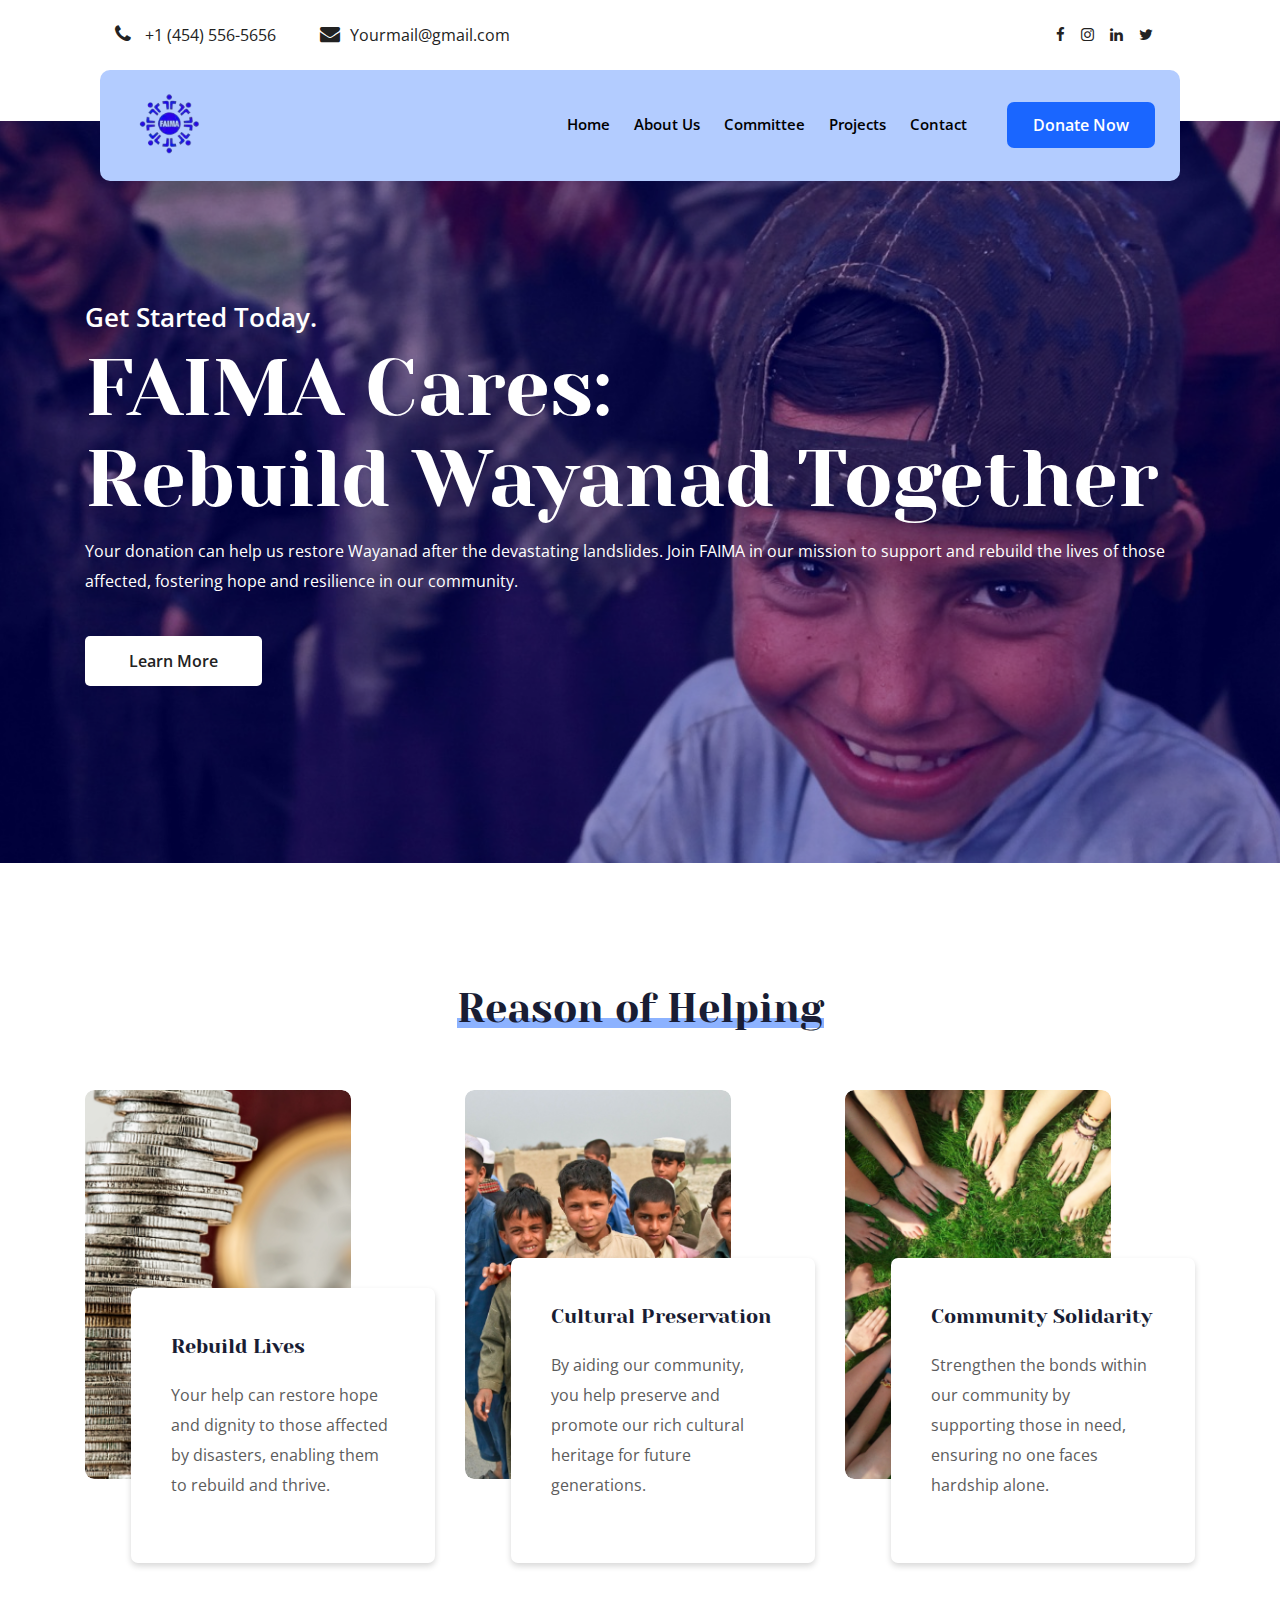
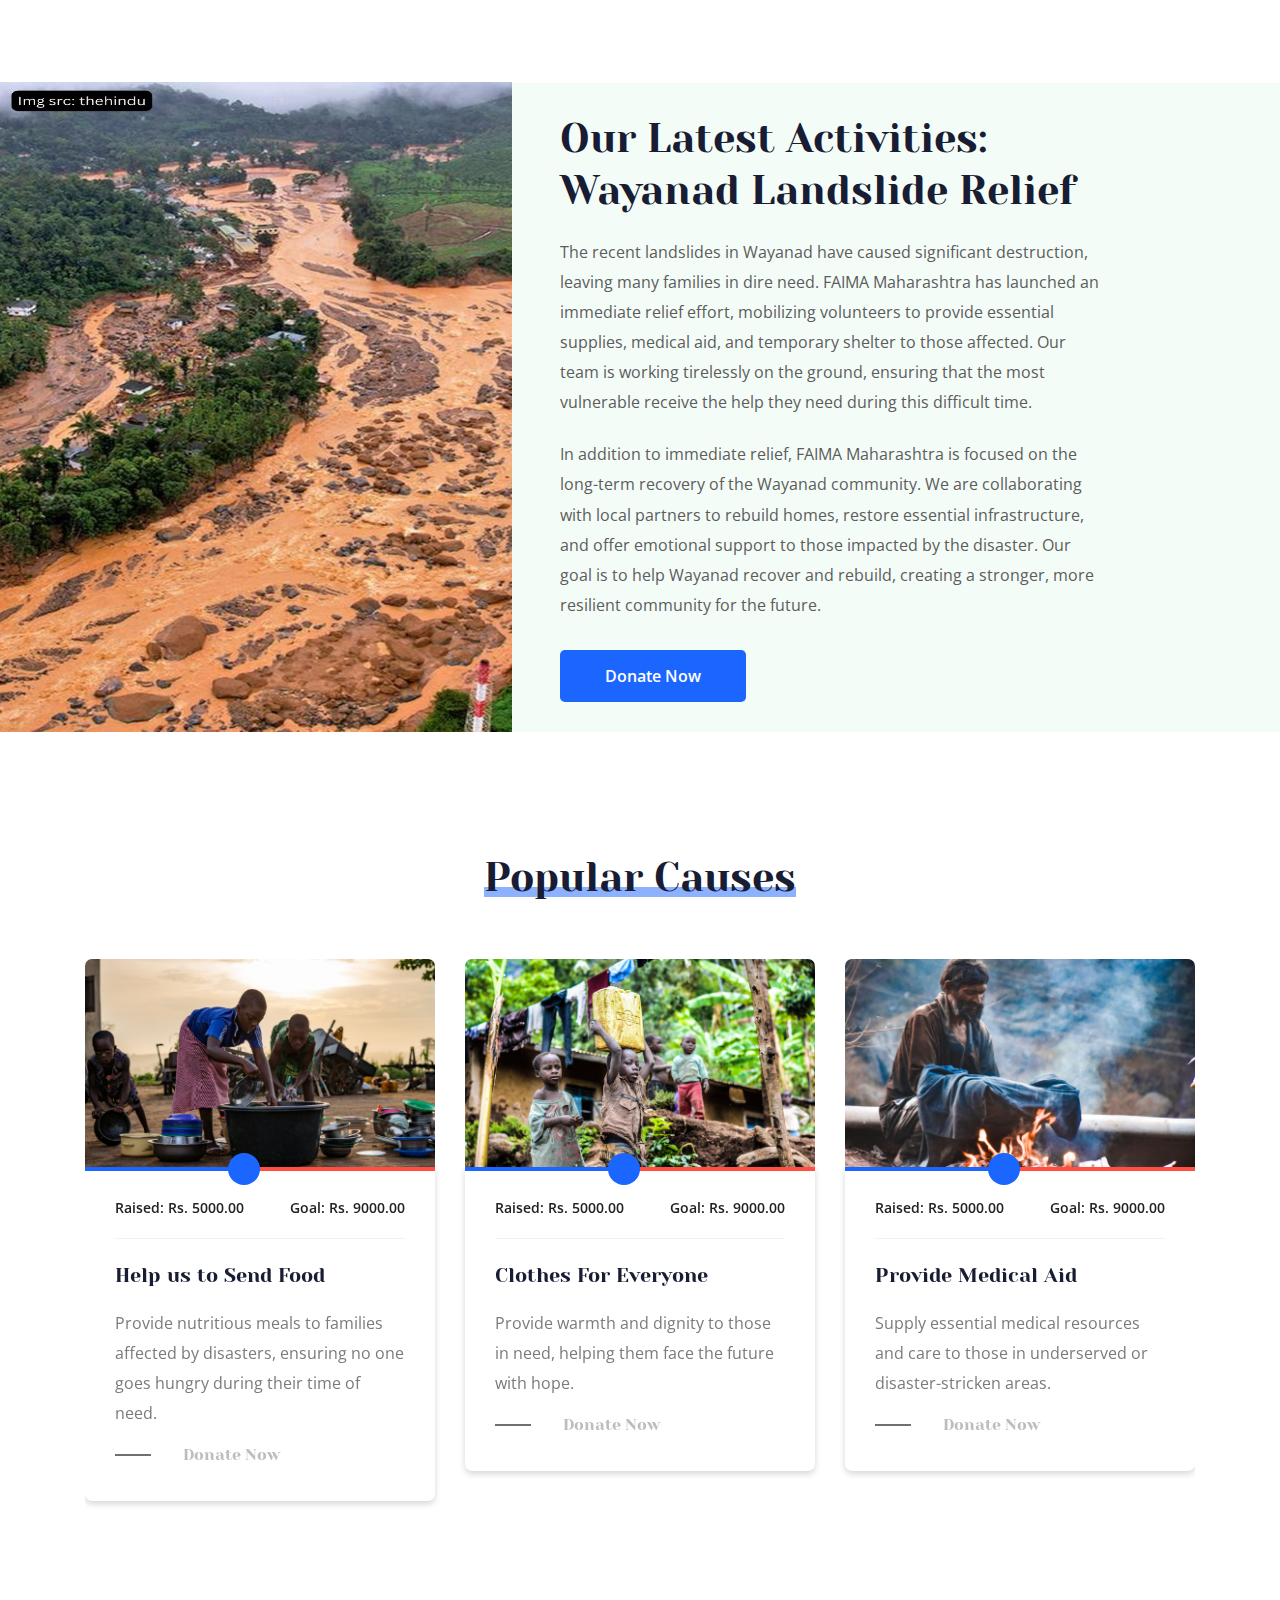
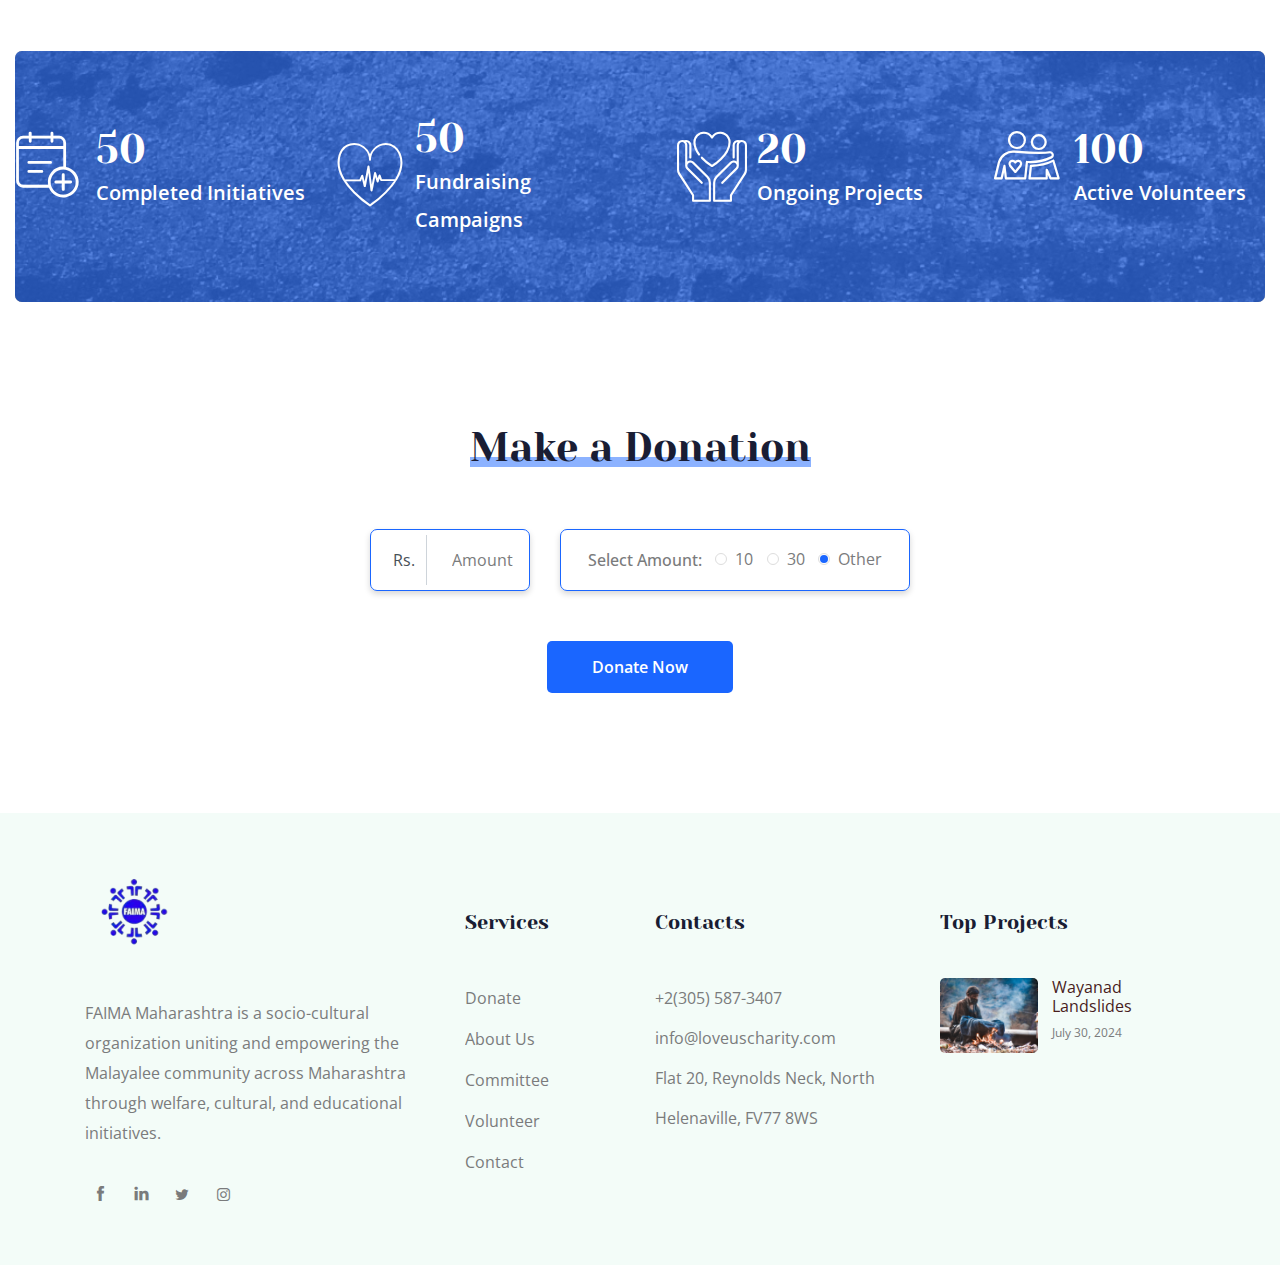
<file: index.html>
<!doctype html>
<html class="no-js" lang="zxx">

<head>
    <meta charset="utf-8">
    <meta http-equiv="x-ua-compatible" content="ie=edge">
    <title>FAIMA MAHARASHTRA - FOUNDATION OF ALL INTERNAL MALAYALEE ASSOCIATION</title>
    <meta name="description" content="">
    <meta name="viewport" content="width=device-width, initial-scale=1">

    <!-- <link rel="manifest" href="site.webmanifest"> -->
    <link rel="shortcut icon" type="image/x-icon" href="img/logo.png">

    <!-- CSS here -->
    <link rel="stylesheet" href="css/bootstrap.min.css">
    <link rel="stylesheet" href="css/owl.carousel.min.css">
    <link rel="stylesheet" href="css/magnific-popup.css">
    <link rel="stylesheet" href="css/font-awesome.min.css">
    <link rel="stylesheet" href="css/themify-icons.css">
    <link rel="stylesheet" href="css/nice-select.css">
    <link rel="stylesheet" href="css/flaticon.css">
    <link rel="stylesheet" href="css/gijgo.css">
    <link rel="stylesheet" href="css/animate.css">
    <link rel="stylesheet" href="css/slicknav.css">
    <link rel="stylesheet" href="css/style.css">
    <!-- <link rel="stylesheet" href="css/responsive.css"> -->
</head>

<body>
    <!--[if lte IE 9]>
            <p class="browserupgrade">You are using an <strong>outdated</strong> browser. Please <a href="https://browsehappy.com/">upgrade your browser</a> to improve your experience and security.</p>
        <![endif]-->


    <!-- header-start -->
    <header>
        <div class="header-area ">
            <div class="header-top_area">
                <div class="container-fluid">
                    <div class="row">
                        <div class="col-xl-6 col-md-12 col-lg-8">
                            <div class="short_contact_list">
                                <ul>
                                    <li><a href="#"> <i class="fa fa-phone"></i> +1 (454) 556-5656</a></li>
                                    <li><a href="#"> <i class="fa fa-envelope"></i>Yourmail@gmail.com</a></li>
                                </ul>
                            </div>
                        </div>
                        <div class="col-xl-6 col-md-6 col-lg-4">
                            <div class="social_media_links d-none d-lg-block">
                                <a href="#">
                                    <i class="fa fa-facebook"></i>
                                </a>
                                <a href="#">
                                    <i class="fa fa-instagram"></i>
                                </a>
                                <a href="#">
                                    <i class="fa fa-linkedin"></i>
                                </a>
                                <a href="#">
                                    <i class="fa fa-twitter"></i>
                                </a>
                            </div>
                        </div>
                    </div>
                </div>
            </div>
            <div id="sticky-header" class="main-header-area">
                <div class="container-fluid">
                    <div class="row align-items-center">
                        <div class="col-xl-3 col-lg-3">
                            <div class="logo">
                                <a href="index.html">
                                    <img src="img/logo.png" alt="" style="height: 90px; width: 90px;">
                                </a>
                            </div>
                        </div>
                        <div class="col-xl-9 col-lg-9">
                            <div class="main-menu">
                                <nav>
                                    <ul id="navigation">
                                        <li><a href="index.html">home</a></li>
                                        <li><a href="About.html">About Us</a></li>
                                        <li><a href="committee.html">Committee</a></li>
                                        <li><a href="project.html">Projects</a></li>
                                        <li><a href="contact.html">Contact</a></li>
                                    </ul>
                                </nav>
                                <div class="Appointment">
                                    <div class="book_btn d-none d-lg-block">
                                        <a data-scroll-nav='1' href="#">Donate Now</a>
                                    </div>
                                </div>
                            </div>
                        </div>
                        <div class="col-12">
                            <div class="mobile_menu d-block d-lg-none"></div>
                        </div>
                    </div>
                </div>
            </div>
        </div>
    </header>
    <!-- header-end -->

    <!-- slider_area_start -->
    <div class="slider_area">
        <div class="single_slider  d-flex align-items-center slider_bg_1 overlay2">
            <div class="container">
                <div class="row">
                    <div class="col-lg-12">
                        <div class="slider_text ">
                            <span>Get Started Today.</span>
                            <h3> FAIMA Cares:<br>
                                Rebuild Wayanad Together</h3>
                            <p>Your donation can help us restore Wayanad after the devastating landslides. Join FAIMA in our mission to support and rebuild the lives of those affected, fostering hope and resilience in our community.</p>
                            <a href="About.html" class="boxed-btn3">Learn More
                            </a>
                        </div>
                    </div>
                </div>
            </div>
        </div>
    </div>
    <!-- slider_area_end -->

    <!-- reson_area_start  -->
    <div class="reson_area section_padding">
        <div class="container">
            <div class="row justify-content-center">
                <div class="col-lg-6">
                    <div class="section_title text-center mb-55">
                        <h3><span>Reason of Helping</span></h3>
                    </div>
                </div>
            </div>
            <div class="row justify-content-center">
                <div class="col-lg-4 col-md-6">
                    <div class="single_reson">
                        <div class="thum">
                            <div class="thum_1">
                                <img src="img/help/1.png" alt="">
                            </div>
                        </div>
                        <div class="help_content">
                            <h4>Rebuild Lives</h4>
                            <p>Your help can restore hope and dignity to those affected by disasters, enabling them to rebuild and thrive.</p>
                        </div>
                    </div>
                </div>
                <div class="col-lg-4 col-md-6">
                    <div class="single_reson">
                        <div class="thum">
                            <div class="thum_1">
                                <img src="img/help/2.png" alt="">
                            </div>
                        </div>
                        <div class="help_content">
                            <h4>Cultural Preservation</h4>
                            <p>By aiding our community, you help preserve and promote our rich cultural heritage for future generations.</p>
                        </div>
                    </div>
                </div>
                <div class="col-lg-4 col-md-6">
                    <div class="single_reson">
                        <div class="thum">
                            <div class="thum_1">
                                <img src="img/help/3.png" alt="">
                            </div>
                        </div>
                        <div class="help_content">
                            <h4>Community Solidarity</h4>
                            <p>Strengthen the bonds within our community by supporting those in need, ensuring no one faces hardship alone.</p>
                        </div>
                    </div>
                </div>
            </div>
        </div>
    </div>
    <!-- reson_area_end  -->

    <!-- latest_activites_area_start  -->
    <div class="latest_activites_area">
        <div class="video_activite  d-flex align-items-center justify-content-center">
            <img class="popup-video" src="img/image.jpeg" style="width: 576px; height: 650px;">
            </img>
        </div>
        <div class="container">
            <div class="row justify-content-end">
                <div class="col-lg-7">
                    <div class="activites_info">
                        <div class="section_title">
                            <h3> Our Latest Activities: Wayanad Landslide Relief
                            </h3>
                        </div>
                        <p class="para_1">The recent landslides in Wayanad have caused significant destruction, leaving many families in dire need. FAIMA Maharashtra has launched an immediate relief effort, mobilizing volunteers to provide essential supplies, medical aid, and temporary shelter to those affected. Our team is working tirelessly on the ground, ensuring that the most vulnerable receive the help they need during this difficult time.</p class="para_1">
                        <p class="para_2">In addition to immediate relief, FAIMA Maharashtra is focused on the long-term recovery of the Wayanad community. We are collaborating with local partners to rebuild homes, restore essential infrastructure, and offer emotional support to those impacted by the disaster. Our goal is to help Wayanad recover and rebuild, creating a stronger, more resilient community for the future.</p>
                        <a href="#" data-scroll-nav='1' class="boxed-btn4">Donate Now</a>
                    </div>
                </div>
            </div>
        </div>
    </div>
    <!-- latest_activites_area_end  -->

    <!-- popular_causes_area_start  -->
    <div class="popular_causes_area section_padding">
        <div class="container">
            <div class="row justify-content-center">
                <div class="col-lg-6">
                    <div class="section_title text-center mb-55">
                        <h3><span>Popular Causes</span></h3>
                    </div>
                </div>
            </div>
            <div class="row">
                <div class="col-lg-12">
                    <div class="causes_active owl-carousel">
                        <div class="single_cause">
                            <div class="thumb">
                                <img src="img/causes/1.png" alt="">
                            </div>
                            <div class="causes_content">
                                <div class="custom_progress_bar">
                                    <div class="progress">
                                        <div class="progress-bar" role="progressbar" style="width: 50%;" aria-valuenow="50" aria-valuemin="0" aria-valuemax="100">
                                            <span class="progres_count">
                                            </span>
                                        </div>
                                      </div>
                                </div>
                                <div class="balance d-flex justify-content-between align-items-center">
                                    <span>Raised: Rs. 5000.00 </span>
                                    <span>Goal: Rs. 9000.00 </span>
                                </div>
                                <h4>Help us to Send Food</h4>
                                <p>Provide nutritious meals to families affected by disasters, ensuring no one goes hungry during their time of need.</p>
                                <a class="read_more" href="#">Donate Now</a>
                            </div>
                        </div>
                        <div class="single_cause">
                            <div class="thumb">
                                <img src="img/causes/2.png" alt="">
                            </div>
                            <div class="causes_content">
                                <div class="custom_progress_bar">
                                    <div class="progress">
                                        <div class="progress-bar" role="progressbar" style="width: 50%;" aria-valuenow="50" aria-valuemin="0" aria-valuemax="100">
                                            <span class="progres_count">
                                            </span>
                                        </div>
                                      </div>
                                </div>
                                <div class="balance d-flex justify-content-between align-items-center">
                                    <span>Raised: Rs. 5000.00 </span>
                                    <span>Goal: Rs. 9000.00 </span>
                                </div>
                                <h4>Clothes For Everyone</h4>
                                <p>Provide warmth and dignity to those in need, helping them face the future with hope.</p>
                                <a class="read_more" href="#">Donate Now</a>
                            </div>
                        </div>
                        <div class="single_cause">
                            <div class="thumb">
                                <img src="img/causes/3.png" alt="">
                            </div>
                            <div class="causes_content">
                                <div class="custom_progress_bar">
                                    <div class="progress">
                                        <div class="progress-bar" role="progressbar" style="width: 50%;" aria-valuenow="50" aria-valuemin="0" aria-valuemax="100">
                                            <span class="progres_count">
                                            </span>
                                        </div>
                                      </div>
                                </div>
                                <div class="balance d-flex justify-content-between align-items-center">
                                    <span>Raised: Rs. 5000.00 </span>
                                    <span>Goal: Rs. 9000.00 </span>
                                </div>
                                <h4>Provide Medical Aid</h4>
                                <p>Supply essential medical resources and care to those in underserved or disaster-stricken areas.</p>
                                <a class="read_more" href="#">Donate Now</a>
                            </div>
                        </div>
                        <!-- <div class="single_cause">
                            <div class="thumb">
                                <img src="img/causes/1.png" alt="">
                            </div>
                            <div class="causes_content">
                                <div class="custom_progress_bar">
                                    <div class="progress">
                                        <div class="progress-bar" role="progressbar" style="width: 50%;" aria-valuenow="50" aria-valuemin="0" aria-valuemax="100">
                                            <span class="progres_count">
                                            </span>
                                        </div>
                                      </div>
                                </div>
                                <div class="balance d-flex justify-content-between align-items-center">
                                    <span>Raised: Rs. 5000.00 </span>
                                    <span>Goal: Rs. 9000.00 </span>
                                </div>
                                <h4>Support Education</h4>
                                <p>Furnish children with necessary books and stationery to aid their learning and academic progress.</p>
                                <a class="read_more" href="cause_details.html">Read More</a>
                            </div>
                        </div> -->
                    </div>
                </div>
            </div>
        </div>
    </div>
    <!-- popular_causes_area_end  -->

    <!-- counter_area_start  -->
    <div class="counter_area">
        <div class="container custom-container">
            <div class="counter_bg overlay">
                <div class="row">
                    <div class="col-lg-3 col-md-6">
                        <div class="single_counter d-flex align-items-center justify-content-center">
                            <div class="icon">
                                <i class="flaticon-calendar"></i>
                            </div>
                            <div class="events">
                                <h3 class="counter">50</h3>
                                <p>Completed Initiatives</p>
                            </div>
                        </div>
                    </div>
                    <div class="col-lg-3 col-md-6">
                        <div class="single_counter d-flex align-items-center justify-content-center">
                            <div class="icon">
                                <i class="flaticon-heart-beat"></i>
                            </div>
                            <div class="events">
                                <h3 class="counter">50</h3>
                                <p>Fundraising Campaigns</p>
                            </div>
                        </div>
                    </div>
                    <div class="col-lg-3 col-md-6">
                        <div class="single_counter d-flex align-items-center justify-content-center">
                            <div class="icon">
                                <i class="flaticon-in-love"></i>
                            </div>
                            <div class="events">
                                <h3 class="counter">20</h3>
                                <p>Ongoing Projects</p>
                            </div>
                        </div>
                    </div>
                    <div class="col-lg-3 col-md-6">
                        <div class="single_counter d-flex align-items-center justify-content-center">
                            <div class="icon">
                                <i class="flaticon-hug"></i>
                            </div>
                            <div class="events">
                                <h3 class="counter">100</h3>
                                <p>Active Volunteers</p>
                            </div>
                        </div>
                    </div>
                </div>
            </div>
        </div>
    </div>
    <!-- counter_area_end  -->

    <!-- our_volunteer_area_start  -->
    <!-- <div class="our_volunteer_area section_padding">
        <div class="container">
            <div class="row justify-content-center">
                <div class="col-lg-6">
                    <div class="section_title text-center mb-55">
                        <h3><span>Our Volunteer</span></h3>
                    </div>
                </div>
            </div>
            <div class="row justify-content-center">
                <div class="col-lg-4 col-md-6">
                    <div class="single_volenteer">
                        <div class="volenteer_thumb">
                            <img src="img/volenteer/1.png" alt="">
                        </div>
                        <div class="voolenteer_info d-flex align-items-end">
                            <div class="social_links">
                                <ul>
                                    <li>
                                        <a href="#"> <i class="fa fa-facebook"></i> </a>
                                    </li>
                                    <li>
                                        <a href="#"> <i class="fa fa-pinterest"></i> </a>
                                    </li>
                                    <li>
                                        <a href="#"> <i class="fa fa-linkedin"></i> </a>
                                    </li>
                                    <li>
                                        <a href="#"> <i class="fa fa-twitter"></i> </a>
                                    </li>
                                </ul>
                            </div>
                            <div class="info_inner">
                                <h4>Sakil khan</h4>
                                <p>Donner</p>
                            </div>
                        </div>
                    </div>
                </div>
                <div class="col-lg-4 col-md-6">
                    <div class="single_volenteer">
                        <div class="volenteer_thumb">
                            <img src="img/volenteer/2.png" alt="">
                        </div>
                        <div class="voolenteer_info d-flex align-items-end">
                            <div class="social_links">
                                <ul>
                                    <li>
                                        <a href="#"> <i class="fa fa-facebook"></i> </a>
                                    </li>
                                    <li>
                                        <a href="#"> <i class="fa fa-pinterest"></i> </a>
                                    </li>
                                    <li>
                                        <a href="#"> <i class="fa fa-linkedin"></i> </a>
                                    </li>
                                    <li>
                                        <a href="#"> <i class="fa fa-twitter"></i> </a>
                                    </li>
                                </ul>
                            </div>
                            <div class="info_inner">
                                <h4>Emran Ahmed</h4>
                                <p>Volunteer</p>
                            </div>
                        </div>
                    </div>
                </div>
                <div class="col-lg-4 col-md-6">
                    <div class="single_volenteer">
                        <div class="volenteer_thumb">
                            <img src="img/volenteer/3.png" alt="">
                        </div>
                        <div class="voolenteer_info d-flex align-items-end">
                            <div class="social_links">
                                <ul>
                                    <li>
                                        <a href="#"> <i class="fa fa-facebook"></i> </a>
                                    </li>
                                    <li>
                                        <a href="#"> <i class="fa fa-pinterest"></i> </a>
                                    </li>
                                    <li>
                                        <a href="#"> <i class="fa fa-linkedin"></i> </a>
                                    </li>
                                    <li>
                                        <a href="#"> <i class="fa fa-twitter"></i> </a>
                                    </li>
                                </ul>
                            </div>
                            <div class="info_inner">
                                <h4>Sabbir Ahmed</h4>
                                <p>Volunteer</p>
                            </div>
                        </div>
                    </div>
                </div>
            </div>
        </div>
    </div> -->
    <!-- our_volunteer_area_end  -->

    <!-- news__area_start  -->
    <!-- <div class="news__area section_padding">
        <div class="container">
            <div class="row justify-content-center">
                <div class="col-lg-6">
                    <div class="section_title text-center mb-55">
                        <h3><span>News & Updates</span></h3>
                    </div>
                </div>
            </div>
            <div class="row">
                <div class="col-lg-12">
                    <div class="news_active owl-carousel">
                        <div class="single__blog d-flex align-items-center">
                            <div class="thum">
                                <img src="img/news/1.png" alt="">
                            </div>
                            <div class="newsinfo">
                                <span>July 18, 2019</span>
                                <a href="single-blog.html">
                                    <h3>Pure Water Is More 
                                        Essential</h3>
                                </a>
                                <p>The passage experienced a 
                                    surge in popularity during the 
                                    1960s when used it on their  
                                    sheets, and again.</p>
                                <a class="read_more" href="single-blog.html">Read More</a>
                            </div>
                        </div>
                        <div class="single__blog d-flex align-items-center">
                            <div class="thum">
                                <img src="img/news/2.png" alt="">
                            </div>
                            <div class="newsinfo">
                                <span>July 18, 2019</span>
                                <a href="single-blog.html">
                                    <h3>Pure Water Is More 
                                        Essential</h3>
                                </a>
                                <p>The passage experienced a 
                                    surge in popularity during the 
                                    1960s when used it on their  
                                    sheets, and again.</p>
                                <a class="read_more" href="single-blog.html">Read More</a>
                            </div>
                        </div>
                    </div>
                </div>
            </div>
        </div>
    </div> -->
    <!-- news__area_end  -->

    <div data-scroll-index='1' class="make_donation_area section_padding">
        <div class="container">
            <div class="row justify-content-center">
                <div class="col-lg-6">
                    <div class="section_title text-center mb-55">
                        <h3><span>Make a Donation</span></h3>
                    </div>
                </div>
            </div>
            <div class="row justify-content-center">
                <div class="col-lg-6">
                    <form action="#" class="donation_form">
                        <div class="row align-items-center">
                            <div class="col-md-4">
                                <div class="single_amount">
                                    <div class="input_field">
                                        <div class="input-group">
                                            <div class="input-group-prepend">
                                              <span class="input-group-text" id="basic-addon1">Rs.</span>
                                            </div>
                                            <input type="text" class="form-control" placeholder="Amount" aria-label="Username" aria-describedby="basic-addon1">
                                          </div>
                                    </div>
                                </div>
                            </div>
                            <div class="col-md-8">
                                <div class="single_amount">
                                   <div class="fixed_donat d-flex align-items-center justify-content-between">
                                       <div class="select_prise">
                                           <h4>Select Amount:</h4>
                                       </div>
                                        <div class="single_doonate"> 
                                            <input type="radio" id="blns_1" name="radio-group" checked>
                                            <label for="blns_1">10</label>
                                        </div>
                                        <div class="single_doonate"> 
                                            <input type="radio" id="blns_2" name="radio-group" checked>
                                            <label for="blns_2">30</label>
                                        </div>
                                        <div class="single_doonate"> 
                                            <input type="radio" id="Other" name="radio-group" checked>
                                            <label for="Other">Other</label>
                                        </div>
                                   </div>
                                </div>
                            </div>
                        </div>
                    </form>
                </div>
            </div>
            <div class="row">
                <div class="col-12">
                    <div class="donate_now_btn text-center">
                        <a href="#" class="boxed-btn4">Donate Now</a>
                    </div>
                </div>

            </div>
        </div>
    </div>

    <!-- footer_start  -->
    <footer class="footer">
        <div class="footer_top">
            <div class="container">
                <div class="row">
                    <div class="col-xl-4 col-md-6 col-lg-4 ">
                        <div class="footer_widget">
                            <div class="footer_logo">
                                <a href="#">
                                    <img src="img/logo.png" alt="" style="width: 100px; height: 100px;">
                                </a>
                            </div>
                            <p class="address_text">FAIMA Maharashtra is a socio-cultural organization uniting and empowering the Malayalee community across Maharashtra through welfare, cultural, and educational initiatives.
                            </p>
                            <div class="socail_links">
                                <ul>
                                    <li>
                                        <a href="#">
                                            <i class="ti-facebook"></i>
                                        </a>
                                    </li>
                                    <li>
                                        <a href="#">
                                            <i class="ti-linkedin"></i>
                                        </a>
                                    </li>
                                    <li>
                                        <a href="#">
                                            <i class="fa fa-twitter"></i>
                                        </a>
                                    </li>
                                    <li>
                                        <a href="#">
                                            <i class="fa fa-instagram"></i>
                                        </a>
                                    </li>
                                </ul>
                            </div>

                        </div>
                    </div>
                    <div class="col-xl-2 col-md-6 col-lg-2 mt-5">
                        <div class="footer_widget">
                            <h3 class="footer_title">
                                Services
                            </h3>
                            <ul class="links">
                                <li><a href="#">Donate</a></li>
                                <li><a href="#">About Us</a></li>
                                <li><a href="#">Committee</a></li>
                                <li><a href="#">Volunteer</a></li>
                                <li><a href="#">Contact</a></li>
                            </ul>
                        </div>
                    </div>
                    <div class="col-xl-3 col-md-6 col-lg-3 mt-5">
                        <div class="footer_widget">
                            <h3 class="footer_title">
                                Contacts
                            </h3>
                            <div class="contacts">
                                <p>+2(305) 587-3407 <br>
                                    info@loveuscharity.com <br>
                                    Flat 20, Reynolds Neck, North
                                    Helenaville, FV77 8WS
                                </p>
                            </div>
                        </div>
                    </div>
                    <div class="col-xl-3 col-md-6 col-lg-3 mt-5">
                        <div class="footer_widget">
                            <h3 class="footer_title">
                                Top Projects
                            </h3>
                            <ul class="news_links">
                                <li>
                                    <div class="thumb">
                                        <a href="#">
                                            <img src="img/news/news_1.png" alt="">
                                        </a>
                                    </div>
                                    <div class="info">
                                        <a href="#">
                                            <h4>Wayanad Landslides</h4>
                                        </a>
                                        <span>July 30, 2024</span>
                                    </div>
                                </li>
                            </ul>
                        </div>
                    </div>
                </div>
            </div>
        </div>
    </footer>
    <!-- footer_end  -->

    <!-- link that opens popup -->

    <!-- JS here -->
    <script src="js/vendor/modernizr-3.5.0.min.js"></script>
    <script src="js/vendor/jquery-1.12.4.min.js"></script>
    <script src="js/popper.min.js"></script>
    <script src="js/bootstrap.min.js"></script>
    <script src="js/owl.carousel.min.js"></script>
    <script src="js/isotope.pkgd.min.js"></script>
    <script src="js/ajax-form.js"></script>
    <script src="js/waypoints.min.js"></script>
    <script src="js/jquery.counterup.min.js"></script>
    <script src="js/imagesloaded.pkgd.min.js"></script>
    <script src="js/scrollIt.js"></script>
    <script src="js/jquery.scrollUp.min.js"></script>
    <script src="js/wow.min.js"></script>
    <script src="js/nice-select.min.js"></script>
    <script src="js/jquery.slicknav.min.js"></script>
    <script src="js/jquery.magnific-popup.min.js"></script>
    <script src="js/plugins.js"></script>
    <script src="js/gijgo.min.js"></script>
    <!--contact js-->
    <script src="js/contact.js"></script>
    <script src="js/jquery.ajaxchimp.min.js"></script>
    <script src="js/jquery.form.js"></script>
    <script src="js/jquery.validate.min.js"></script>
    <script src="js/mail-script.js"></script>

    <script src="js/main.js"></script>
</body>

</html>
</file>
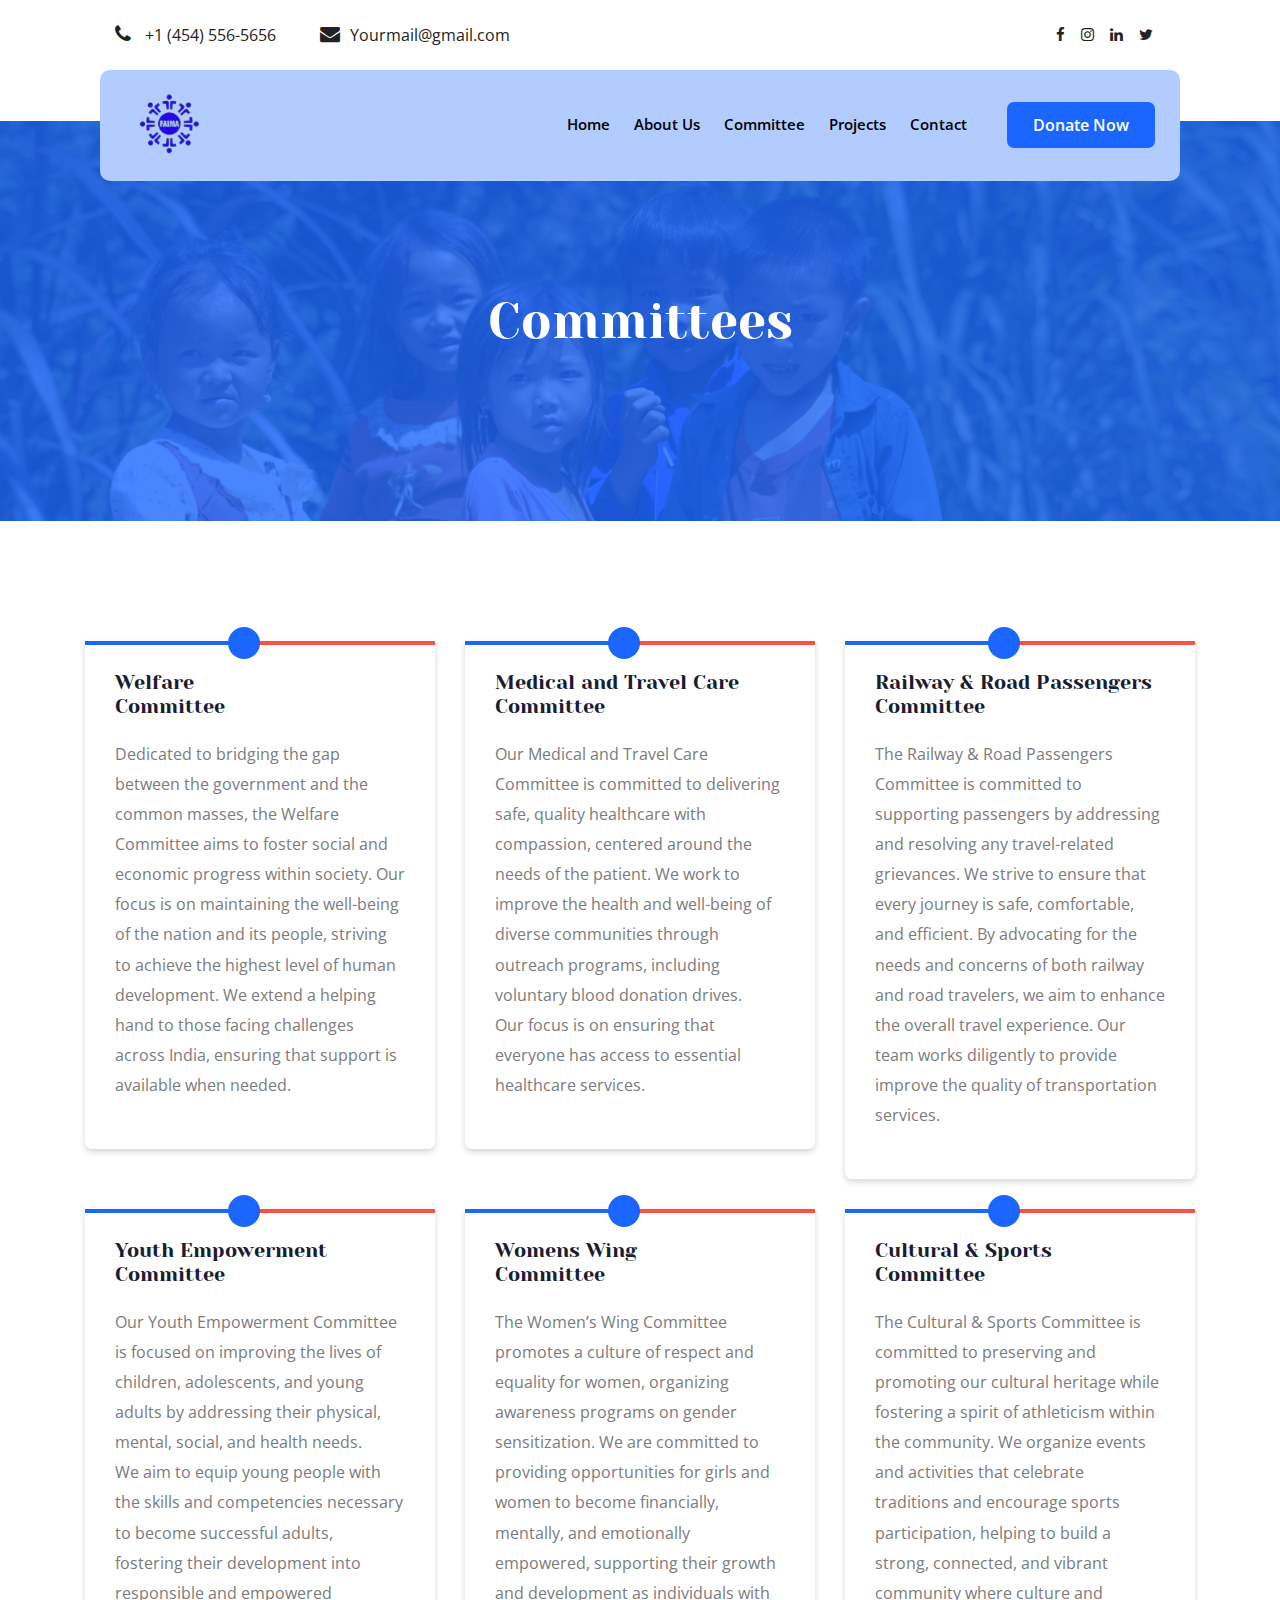
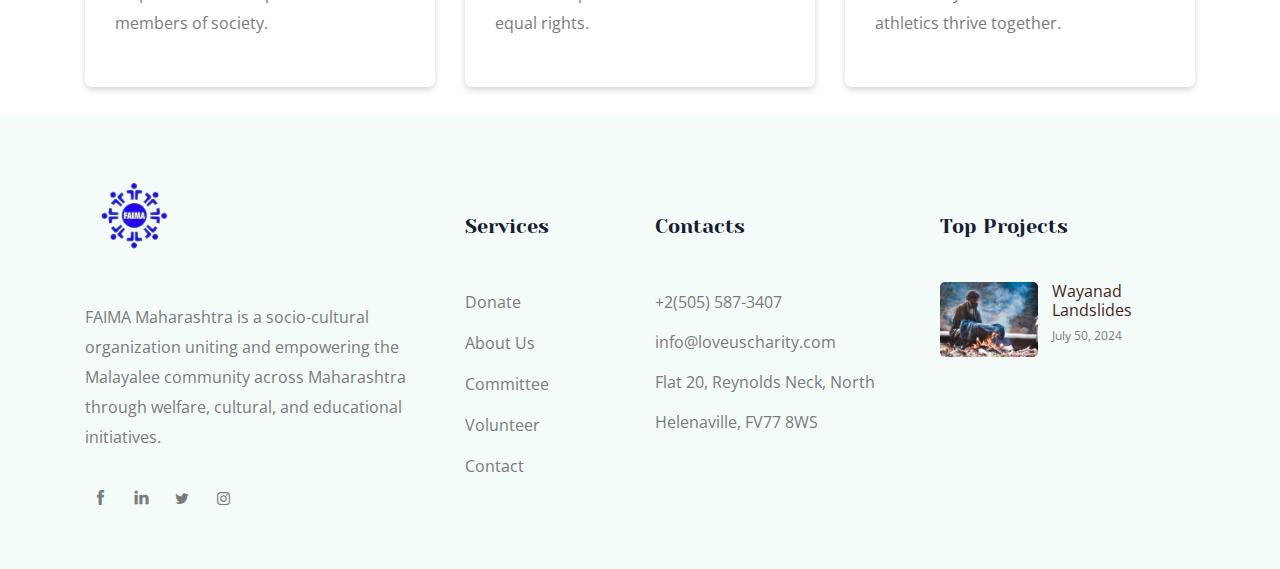
<file: committee.html>
<!doctype html>
<html class="no-js" lang="zxx">

<head>
    <meta charset="utf-8">
    <meta http-equiv="x-ua-compatible" content="ie=edge">
    <title>FAIMA MAHARASHTRA - FOUNDATION OF ALL INTERNAL MALAYALEE ASSOCIATION</title>
    <meta name="description" content="">
    <meta name="viewport" content="width=device-width, initial-scale=1">

    <!-- <link rel="manifest" href="site.webmanifest"> -->
    <link rel="shortcut icon" type="image/x-icon" href="img/logo.png">
    <!-- Place favicon.ico in the root directory -->

    <!-- CSS here -->
    <link rel="stylesheet" href="css/bootstrap.min.css">
    <link rel="stylesheet" href="css/owl.carousel.min.css">
    <link rel="stylesheet" href="css/magnific-popup.css">
    <link rel="stylesheet" href="css/font-awesome.min.css">
    <link rel="stylesheet" href="css/themify-icons.css">
    <link rel="stylesheet" href="css/nice-select.css">
    <link rel="stylesheet" href="css/flaticon.css">
    <link rel="stylesheet" href="css/gijgo.css">
    <link rel="stylesheet" href="css/animate.css">
    <link rel="stylesheet" href="css/slicknav.css">
    <link rel="stylesheet" href="css/style.css">
    <!-- <link rel="stylesheet" href="css/responsive.css"> -->
</head>

<body>
    <!--[if lte IE 9]>
            <p class="browserupgrade">You are using an <strong>outdated</strong> browser. Please <a href="https://browsehappy.com/">upgrade your browser</a> to improve your experience and security.</p>
        <![endif]-->


    <!-- header-start -->
    <header>
        <div class="header-area ">
            <div class="header-top_area">
                <div class="container-fluid">
                    <div class="row">
                        <div class="col-xl-6 col-md-12 col-lg-8">
                            <div class="short_contact_list">
                                <ul>
                                    <li><a href="#"> <i class="fa fa-phone"></i> +1 (454) 556-5656</a></li>
                                    <li><a href="#"> <i class="fa fa-envelope"></i>Yourmail@gmail.com</a></li>
                                </ul>
                            </div>
                        </div>
                        <div class="col-xl-6 col-md-6 col-lg-4">
                            <div class="social_media_links d-none d-lg-block">
                                <a href="#">
                                    <i class="fa fa-facebook"></i>
                                </a>
                                <a href="#">
                                    <i class="fa fa-instagram"></i>
                                </a>
                                <a href="#">
                                    <i class="fa fa-linkedin"></i>
                                </a>
                                <a href="#">
                                    <i class="fa fa-twitter"></i>
                                </a>
                            </div>
                        </div>
                    </div>
                </div>
            </div>
            <div id="sticky-header" class="main-header-area">
                <div class="container-fluid">
                    <div class="row align-items-center">
                        <div class="col-xl-3 col-lg-3">
                            <div class="logo">
                                <a href="index.html">
                                    <img src="img/logo.png" alt="" style="height: 90px; width: 90px;">
                                </a>
                            </div>
                        </div>
                        <div class="col-xl-9 col-lg-9">
                            <div class="main-menu">
                                <nav>
                                    <ul id="navigation">
                                        <li><a href="index.html">home</a></li>
                                        <li><a href="About.html">About Us</a></li>
                                        <li><a href="committee.html">Committee</a></li>
                                        <li><a href="project.html">Projects</a></li>
                                        <li><a href="contact.html">Contact</a></li>
                                    </ul>
                                </nav>
                                <div class="Appointment">
                                    <div class="book_btn d-none d-lg-block">
                                        <a data-scroll-nav='1' href="#">Donate Now</a>
                                    </div>
                                </div>
                            </div>
                        </div>
                        <div class="col-12">
                            <div class="mobile_menu d-block d-lg-none"></div>
                        </div>
                    </div>
                </div>
            </div>
        </div>
    </header>
    <!-- header-end -->

    <!-- bradcam_area_start  -->
    <div class="bradcam_area breadcam_bg overlay d-flex align-items-center justify-content-center">
        <div class="container">
            <div class="row">
                <div class="col-xl-12">
                    <div class="bradcam_text text-center">
                        <h3>Committees</h3>
                    </div>
                </div>
            </div>
        </div>
    </div>
    <!-- bradcam_area_end  -->

    <!-- popular_causes_area_start  -->
    <div class="popular_causes_area pt-120">
        <div class="container">
            <div class="row">
                <div class="col-lg-4 col-md-6">
                    <div class="single_cause">
                        <div class="causes_content">
                            <div class="custom_progress_bar">
                                <div class="progress">
                                    <div class="progress-bar" role="progressbar" style="width: 50%;" aria-valuenow="50" aria-valuemin="0" aria-valuemax="100">
                                        <span class="progres_count">
                                        </span>
                                    </div>
                                  </div>
                            </div>
                            <h4>Welfare <br>Committee</h4>
                            <p>Dedicated to bridging the gap between the government and the common masses, the Welfare Committee aims to foster social and economic progress within society. Our focus is on maintaining the well-being of the nation and its people, striving to achieve the highest level of human development. We extend a helping hand to those facing challenges across India, ensuring that support is available when needed.
                            </p>
                        </div>
                    </div>
                </div>
                <div class="col-lg-4 col-md-6">
                    <div class="single_cause">
                        <div class="causes_content">
                            <div class="custom_progress_bar">
                                <div class="progress">
                                    <div class="progress-bar" role="progressbar" style="width: 50%;" aria-valuenow="50" aria-valuemin="0" aria-valuemax="100">
                                        <span class="progres_count">
                                        </span>
                                    </div>
                                  </div>
                            </div>
                             <h4>Medical and Travel Care Committee</h4>
                            <p>Our Medical and Travel Care Committee is committed to delivering safe, quality healthcare with compassion, centered around the needs of the patient. We work to improve the health and well-being of diverse communities through outreach programs, including voluntary blood donation drives. <br>Our focus is on ensuring that everyone has access to essential healthcare services.
                            </p>
                        </div>
                    </div>
                </div>
                <div class="col-lg-4 col-md-6">
                    <div class="single_cause">
                        <div class="causes_content">
                            <div class="custom_progress_bar">
                                <div class="progress">
                                    <div class="progress-bar" role="progressbar" style="width: 50%;" aria-valuenow="50" aria-valuemin="0" aria-valuemax="100">
                                        <span class="progres_count">
                                        </span>
                                    </div>
                                  </div>
                            </div>
                             <h4>Railway & Road Passengers <br>Committee</h4>
                            <p>The Railway & Road Passengers Committee is committed to supporting passengers by addressing and resolving any travel-related grievances. We strive to ensure that every journey is safe, comfortable, and efficient. By advocating for the needs and concerns of both railway and road travelers, we aim to enhance the overall travel experience. Our team works diligently to provide improve the quality of transportation services. </p>
                        </div>
                    </div>
                </div>
                <div class="col-lg-4 col-md-6">
                    <div class="single_cause">
                        <div class="causes_content">
                            <div class="custom_progress_bar">
                                <div class="progress">
                                    <div class="progress-bar" role="progressbar" style="width: 50%;" aria-valuenow="50" aria-valuemin="0" aria-valuemax="100">
                                        <span class="progres_count">
                                        </span>
                                    </div>
                                  </div>
                            </div>
                            <h4>Youth Empowerment <br>Committee</h4>                            
                            <p>Our Youth Empowerment Committee is focused on improving the lives of children, adolescents, and young adults by addressing their physical, mental, social, and health needs. <br>We aim to equip young people with the skills and competencies necessary to become successful adults, <br>fostering their development into responsible and empowered members of society.</p>
                        </div>
                    </div>
                </div>
                <div class="col-lg-4 col-md-6">
                    <div class="single_cause">
                        <div class="causes_content">
                            <div class="custom_progress_bar">
                                <div class="progress">
                                    <div class="progress-bar" role="progressbar" style="width: 50%;" aria-valuenow="50" aria-valuemin="0" aria-valuemax="100">
                                        <span class="progres_count">
                                        </span>
                                    </div>
                                  </div>
                            </div>
                            <h4>Womens Wing <br>Committee</h4>
                            <p>The Women’s Wing Committee promotes a culture of respect and equality for women, organizing awareness programs on gender sensitization. We are committed to providing opportunities for girls and women to become financially, mentally, and emotionally empowered, supporting their growth and development as individuals with equal rights.</p>
                        </div>
                    </div>
                </div>
                <div class="col-lg-4 col-md-6">
                    <div class="single_cause">
                        <div class="causes_content">
                            <div class="custom_progress_bar">
                                <div class="progress">
                                    <div class="progress-bar" role="progressbar" style="width: 50%;" aria-valuenow="50" aria-valuemin="0" aria-valuemax="100">
                                        <span class="progres_count">
                                        </span>
                                    </div>
                                  </div>
                            </div>
                            <h4>Cultural & Sports<br> Committee</h4>                            
                            <p>The Cultural & Sports Committee is committed to preserving and promoting our cultural heritage while fostering a spirit of athleticism within the community. We organize events and activities that celebrate <br>traditions and encourage sports participation, helping to build a strong, connected, and vibrant community where culture and athletics thrive together.</p>
                        </div>
                    </div>
                </div>
            </div>
        </div>
    </div>
    <!-- popular_causes_area_end  -->

   <!-- footer_start  -->
   <footer class="footer">
    <div class="footer_top">
        <div class="container">
            <div class="row">
                <div class="col-xl-4 col-md-6 col-lg-4 ">
                    <div class="footer_widget">
                        <div class="footer_logo">
                            <a href="#">
                                <img src="img/logo.png" alt="" style="width: 100px; height: 100px;">
                            </a>
                        </div>
                        <p class="address_text">FAIMA Maharashtra is a socio-cultural organization uniting and empowering the Malayalee community across Maharashtra through welfare, cultural, and educational initiatives.
                        </p>
                        <div class="socail_links">
                            <ul>
                                <li>
                                    <a href="#">
                                        <i class="ti-facebook"></i>
                                    </a>
                                </li>
                                <li>
                                    <a href="#">
                                        <i class="ti-linkedin"></i>
                                    </a>
                                </li>
                                <li>
                                    <a href="#">
                                        <i class="fa fa-twitter"></i>
                                    </a>
                                </li>
                                <li>
                                    <a href="#">
                                        <i class="fa fa-instagram"></i>
                                    </a>
                                </li>
                            </ul>
                        </div>

                    </div>
                </div>
                <div class="col-xl-2 col-md-6 col-lg-2 mt-5">
                    <div class="footer_widget">
                        <h3 class="footer_title">
                            Services
                        </h3>
                        <ul class="links">
                            <li><a href="#">Donate</a></li>
                            <li><a href="#">About Us</a></li>
                            <li><a href="#">Committee</a></li>
                            <li><a href="#">Volunteer</a></li>
                            <li><a href="#">Contact</a></li>
                        </ul>
                    </div>
                </div>
                <div class="col-xl-3 col-md-6 col-lg-3 mt-5">
                    <div class="footer_widget">
                        <h3 class="footer_title">
                            Contacts
                        </h3>
                        <div class="contacts">
                            <p>+2(505) 587-3407 <br>
                                info@loveuscharity.com <br>
                                Flat 20, Reynolds Neck, North
                                Helenaville, FV77 8WS
                            </p>
                        </div>
                    </div>
                </div>
                <div class="col-xl-3 col-md-6 col-lg-3 mt-5">
                    <div class="footer_widget">
                        <h3 class="footer_title">
                            Top Projects
                        </h3>
                        <ul class="news_links">
                            <li>
                                <div class="thumb">
                                    <a href="#">
                                        <img src="img/news/news_1.png" alt="">
                                    </a>
                                </div>
                                <div class="info">
                                    <a href="#">
                                        <h4>Wayanad Landslides</h4>
                                    </a>
                                    <span>July 50, 2024</span>
                                </div>
                            </li>
                        </ul>
                    </div>
                </div>
            </div>
        </div>
    </div>
</footer>
<!-- footer_end  -->

    <!-- link that opens popup -->

    <!-- JS here -->
    <script src="js/vendor/modernizr-3.5.0.min.js"></script>
    <script src="js/vendor/jquery-1.12.4.min.js"></script>
    <script src="js/popper.min.js"></script>
    <script src="js/bootstrap.min.js"></script>
    <script src="js/owl.carousel.min.js"></script>
    <script src="js/isotope.pkgd.min.js"></script>
    <script src="js/ajax-form.js"></script>
    <script src="js/waypoints.min.js"></script>
    <script src="js/jquery.counterup.min.js"></script>
    <script src="js/imagesloaded.pkgd.min.js"></script>
    <script src="js/scrollIt.js"></script>
    <script src="js/jquery.scrollUp.min.js"></script>
    <script src="js/wow.min.js"></script>
    <script src="js/nice-select.min.js"></script>
    <script src="js/jquery.slicknav.min.js"></script>
    <script src="js/jquery.magnific-popup.min.js"></script>
    <script src="js/plugins.js"></script>
    <script src="js/gijgo.min.js"></script>
    <!--contact js-->
    <script src="js/contact.js"></script>
    <script src="js/jquery.ajaxchimp.min.js"></script>
    <script src="js/jquery.form.js"></script>
    <script src="js/jquery.validate.min.js"></script>
    <script src="js/mail-script.js"></script>

    <script src="js/main.js"></script>
</body>

</html>
</file>
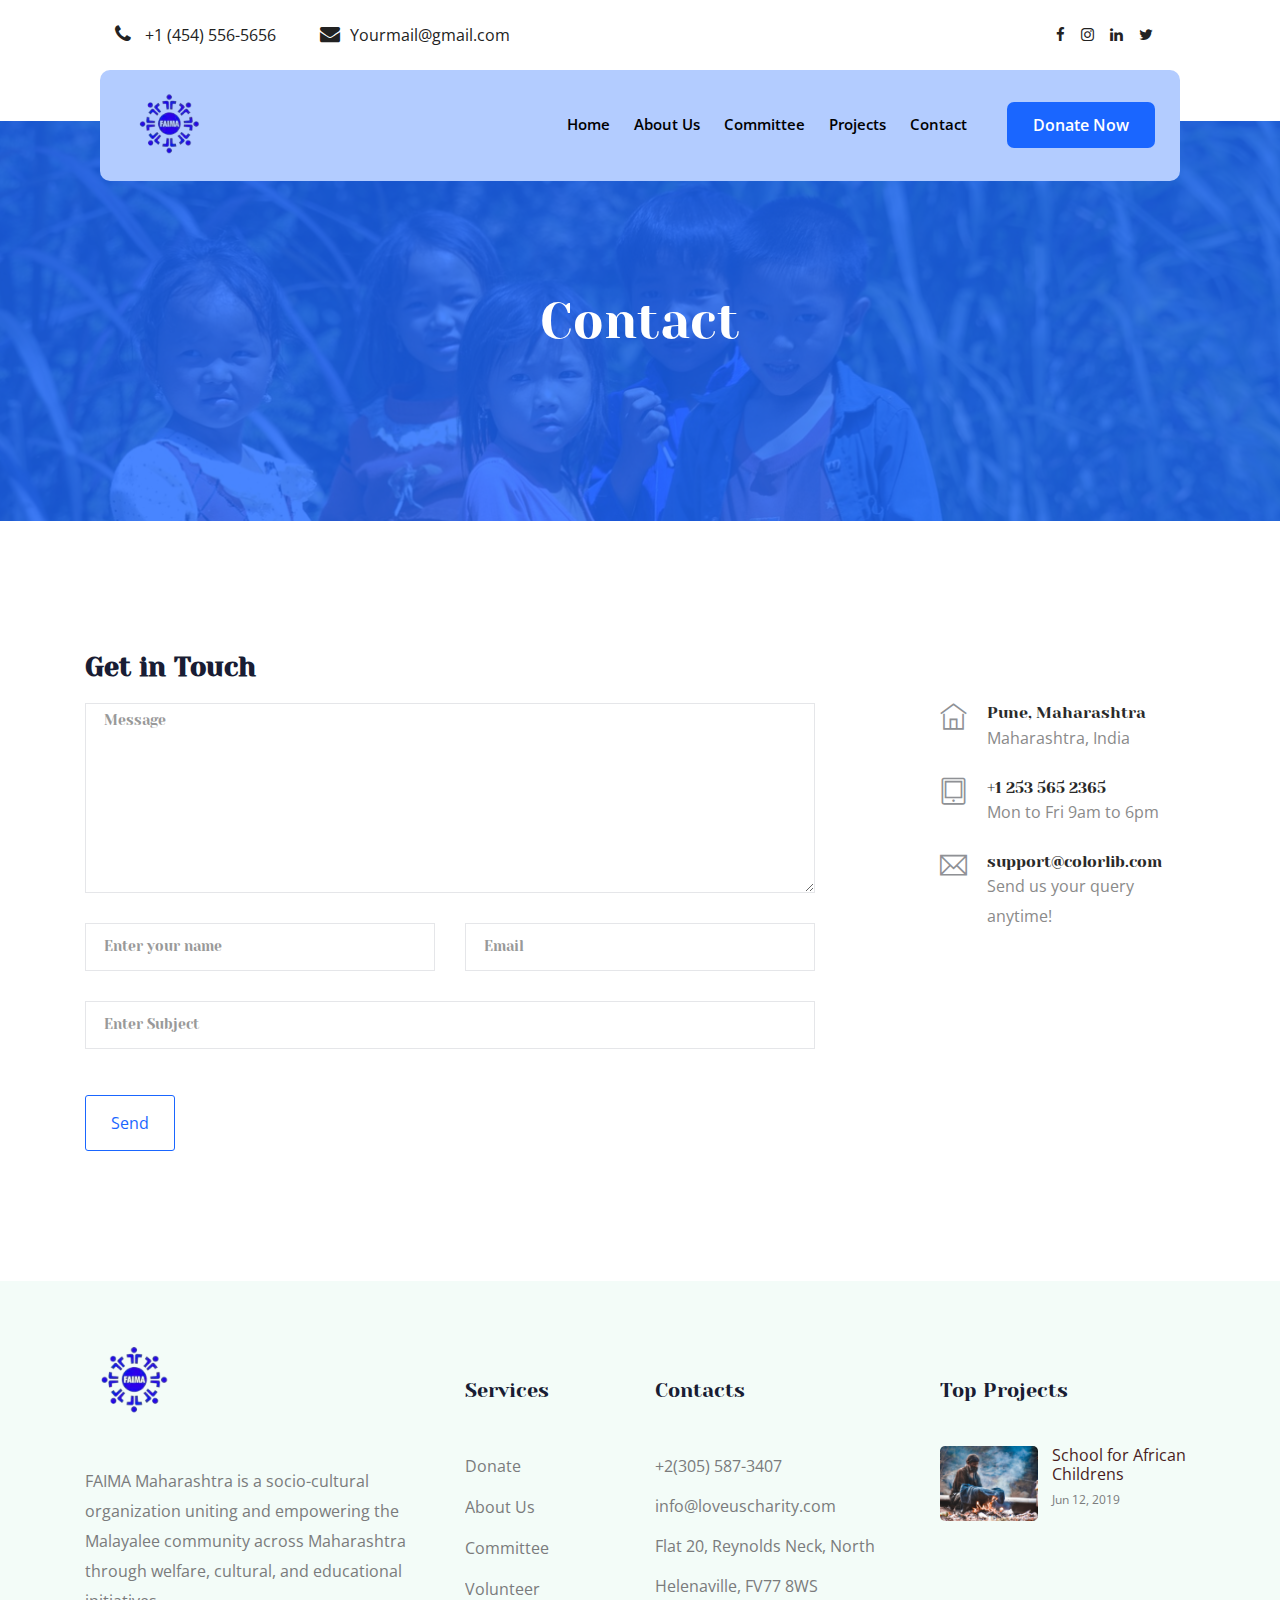
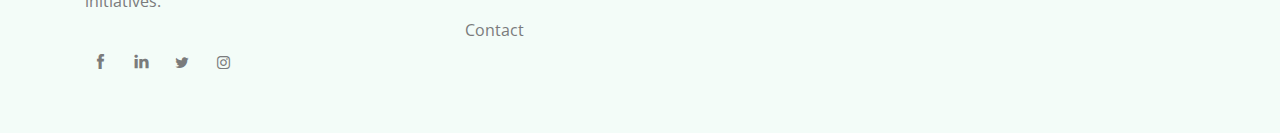
<file: contact.html>
<!doctype html>
<html class="no-js" lang="zxx">

<head>
    <meta charset="utf-8">
    <meta http-equiv="x-ua-compatible" content="ie=edge">
    <title>Charifit</title>
    <meta name="description" content="">
    <meta name="viewport" content="width=device-width, initial-scale=1">

    <!-- <link rel="manifest" href="site.webmanifest"> -->
    <link rel="shortcut icon" type="image/x-icon" href="img/logo.png">
    <!-- Place favicon.ico in the root directory -->

    <!-- CSS here -->
    <link rel="stylesheet" href="css/bootstrap.min.css">
    <link rel="stylesheet" href="css/owl.carousel.min.css">
    <link rel="stylesheet" href="css/magnific-popup.css">
    <link rel="stylesheet" href="css/font-awesome.min.css">
    <link rel="stylesheet" href="css/themify-icons.css">
    <link rel="stylesheet" href="css/nice-select.css">
    <link rel="stylesheet" href="css/flaticon.css">
    <link rel="stylesheet" href="css/gijgo.css">
    <link rel="stylesheet" href="css/animate.css">
    <link rel="stylesheet" href="css/slicknav.css">
    <link rel="stylesheet" href="css/style.css">
    <!-- <link rel="stylesheet" href="css/responsive.css"> -->
</head>

<body>
    <!--[if lte IE 9]>
            <p class="browserupgrade">You are using an <strong>outdated</strong> browser. Please <a href="https://browsehappy.com/">upgrade your browser</a> to improve your experience and security.</p>
        <![endif]-->


    <!-- header-start -->
    <header>
        <div class="header-area ">
            <div class="header-top_area">
                <div class="container-fluid">
                    <div class="row">
                        <div class="col-xl-6 col-md-12 col-lg-8">
                            <div class="short_contact_list">
                                <ul>
                                    <li><a href="#"> <i class="fa fa-phone"></i> +1 (454) 556-5656</a></li>
                                    <li><a href="#"> <i class="fa fa-envelope"></i>Yourmail@gmail.com</a></li>
                                </ul>
                            </div>
                        </div>
                        <div class="col-xl-6 col-md-6 col-lg-4">
                            <div class="social_media_links d-none d-lg-block">
                                <a href="#">
                                    <i class="fa fa-facebook"></i>
                                </a>
                                <a href="#">
                                    <i class="fa fa-instagram"></i>
                                </a>
                                <a href="#">
                                    <i class="fa fa-linkedin"></i>
                                </a>
                                <a href="#">
                                    <i class="fa fa-twitter"></i>
                                </a>
                            </div>
                        </div>
                    </div>
                </div>
            </div>
            <div id="sticky-header" class="main-header-area">
                <div class="container-fluid">
                    <div class="row align-items-center">
                        <div class="col-xl-3 col-lg-3">
                            <div class="logo">
                                <a href="index.html">
                                    <img src="img/logo.png" alt="" style="height: 90px; width: 90px;">
                                </a>
                            </div>
                        </div>
                        <div class="col-xl-9 col-lg-9">
                            <div class="main-menu">
                                <nav>
                                    <ul id="navigation">
                                        <li><a href="index.html">home</a></li>
                                        <li><a href="About.html">About Us</a></li>
                                        <li><a href="About.html">Committee</a></li>
                                        <li><a href="About.html">Projects</a></li>
                                        <li><a href="contact.html">Contact</a></li>
                                    </ul>
                                </nav>
                                <div class="Appointment">
                                    <div class="book_btn d-none d-lg-block">
                                        <a data-scroll-nav='1' href="#">Donate Now</a>
                                    </div>
                                </div>
                            </div>
                        </div>
                        <div class="col-12">
                            <div class="mobile_menu d-block d-lg-none"></div>
                        </div>
                    </div>
                </div>
            </div>
        </div>
    </header>
    <!-- header-end -->

    <!-- bradcam_area_start  -->
    <div class="bradcam_area breadcam_bg overlay d-flex align-items-center justify-content-center">
        <div class="container">
            <div class="row">
                <div class="col-xl-12">
                    <div class="bradcam_text text-center">
                        <h3>Contact</h3>
                    </div>
                </div>
            </div>
        </div>
    </div>
    <!-- bradcam_area_end  -->

    <!-- ================ contact section start ================= -->
    <section class="contact-section">
            <div class="container">
                <div class="row">
                    <div class="col-12">
                        <h2 class="contact-title">Get in Touch</h2>
                    </div>
                    <div class="col-lg-8">
                        <form class="form-contact contact_form" action="#" method="post" id="contactForm" novalidate="novalidate">
                            <div class="row">
                                <div class="col-12">
                                    <div class="form-group">
                                        <textarea class="form-control w-100" name="message" id="message" cols="30" rows="9" onfocus="this.placeholder = ''" onblur="this.placeholder = 'Enter Message'" placeholder="Message"></textarea>
                                    </div>
                                </div>
                                <div class="col-sm-6">
                                    <div class="form-group">
                                        <input class="form-control valid" name="name" id="name" type="text" onfocus="this.placeholder = ''" onblur="this.placeholder = 'Enter your name'" placeholder="Enter your name">
                                    </div>
                                </div>
                                <div class="col-sm-6">
                                    <div class="form-group">
                                        <input class="form-control valid" name="email" id="email" type="email" onfocus="this.placeholder = ''" onblur="this.placeholder = 'Enter email address'" placeholder="Email">
                                    </div>
                                </div>
                                <div class="col-12">
                                    <div class="form-group">
                                        <input class="form-control" name="subject" id="subject" type="text" onfocus="this.placeholder = ''" onblur="this.placeholder = 'Enter Subject'" placeholder="Enter Subject">
                                    </div>
                                </div>
                            </div>
                            <div class="form-group mt-3">
                                <button type="submit" class="button button-contactForm boxed-btn">Send</button>
                            </div>
                        </form>
                    </div>
                    <div class="col-lg-3 offset-lg-1">
                        <div class="media contact-info">
                            <span class="contact-info__icon"><i class="ti-home"></i></span>
                            <div class="media-body">
                                <h3>Pune, Maharashtra</h3>
                                <p>Maharashtra, India</p>
                            </div>
                        </div>
                        <div class="media contact-info">
                            <span class="contact-info__icon"><i class="ti-tablet"></i></span>
                            <div class="media-body">
                                <h3>+1 253 565 2365</h3>
                                <p>Mon to Fri 9am to 6pm</p>
                            </div>
                        </div>
                        <div class="media contact-info">
                            <span class="contact-info__icon"><i class="ti-email"></i></span>
                            <div class="media-body">
                                <h3>support@colorlib.com</h3>
                                <p>Send us your query anytime!</p>
                            </div>
                        </div>
                    </div>
                </div>
            </div>
        </section>
    <!-- ================ contact section end ================= -->
    

    <!-- footer_start  -->
    <footer class="footer">
        <div class="footer_top">
            <div class="container">
                <div class="row">
                    <div class="col-xl-4 col-md-6 col-lg-4 ">
                        <div class="footer_widget">
                            <div class="footer_logo">
                                <a href="#">
                                    <img src="img/logo.png" alt="" style="width: 100px; height: 100px;">
                                </a>
                            </div>
                            <p class="address_text">FAIMA Maharashtra is a socio-cultural organization uniting and empowering the Malayalee community across Maharashtra through welfare, cultural, and educational initiatives.
                            </p>
                            <div class="socail_links">
                                <ul>
                                    <li>
                                        <a href="#">
                                            <i class="ti-facebook"></i>
                                        </a>
                                    </li>
                                    <li>
                                        <a href="#">
                                            <i class="ti-linkedin"></i>
                                        </a>
                                    </li>
                                    <li>
                                        <a href="#">
                                            <i class="fa fa-twitter"></i>
                                        </a>
                                    </li>
                                    <li>
                                        <a href="#">
                                            <i class="fa fa-instagram"></i>
                                        </a>
                                    </li>
                                </ul>
                            </div>

                        </div>
                    </div>
                    <div class="col-xl-2 col-md-6 col-lg-2 mt-5">
                        <div class="footer_widget">
                            <h3 class="footer_title">
                                Services
                            </h3>
                            <ul class="links">
                                <li><a href="#">Donate</a></li>
                                <li><a href="#">About Us</a></li>
                                <li><a href="#">Committee</a></li>
                                <li><a href="#">Volunteer</a></li>
                                <li><a href="#">Contact</a></li>
                            </ul>
                        </div>
                    </div>
                    <div class="col-xl-3 col-md-6 col-lg-3 mt-5">
                        <div class="footer_widget">
                            <h3 class="footer_title">
                                Contacts
                            </h3>
                            <div class="contacts">
                                <p>+2(305) 587-3407 <br>
                                    info@loveuscharity.com <br>
                                    Flat 20, Reynolds Neck, North
                                    Helenaville, FV77 8WS
                                </p>
                            </div>
                        </div>
                    </div>
                    <div class="col-xl-3 col-md-6 col-lg-3 mt-5">
                        <div class="footer_widget">
                            <h3 class="footer_title">
                                Top Projects
                            </h3>
                            <ul class="news_links">
                                <li>
                                    <div class="thumb">
                                        <a href="#">
                                            <img src="img/news/news_1.png" alt="">
                                        </a>
                                    </div>
                                    <div class="info">
                                        <a href="#">
                                            <h4>School for African 
                                                Childrens</h4>
                                        </a>
                                        <span>Jun 12, 2019</span>
                                    </div>
                                </li>
                            </ul>
                        </div>
                    </div>
                </div>
            </div>
        </div>
    </footer>
    <!-- footer_end  -->
    
        <!-- JS here -->
        <script src="js/vendor/modernizr-3.5.0.min.js"></script>
        <script src="js/vendor/jquery-1.12.4.min.js"></script>
        <script src="js/popper.min.js"></script>
        <script src="js/bootstrap.min.js"></script>
        <script src="js/owl.carousel.min.js"></script>
        <script src="js/isotope.pkgd.min.js"></script>
        <script src="js/ajax-form.js"></script>
        <script src="js/waypoints.min.js"></script>
        <script src="js/jquery.counterup.min.js"></script>
        <script src="js/imagesloaded.pkgd.min.js"></script>
        <script src="js/scrollIt.js"></script>
        <script src="js/jquery.scrollUp.min.js"></script>
        <script src="js/wow.min.js"></script>
        <script src="js/nice-select.min.js"></script>
        <script src="js/jquery.slicknav.min.js"></script>
        <script src="js/jquery.magnific-popup.min.js"></script>
        <script src="js/plugins.js"></script>
        <script src="js/gijgo.min.js"></script>
    
        <!--contact js-->
        <script src="js/contact.js"></script>
        <script src="js/jquery.ajaxchimp.min.js"></script>
        <script src="js/jquery.form.js"></script>
        <script src="js/jquery.validate.min.js"></script>
        <script src="js/mail-script.js"></script>
    
        <script src="js/main.js"></script>
        <script>
            $('#datepicker').datepicker({
                iconsLibrary: 'fontawesome',
                icons: {
                 rightIcon: '<span class="fa fa-caret-down"></span>'
             }
            });
            $('#datepicker2').datepicker({
                iconsLibrary: 'fontawesome',
                icons: {
                 rightIcon: '<span class="fa fa-caret-down"></span>'
             }
    
            });
        </script>
    </body>
    
    </html>
</file>
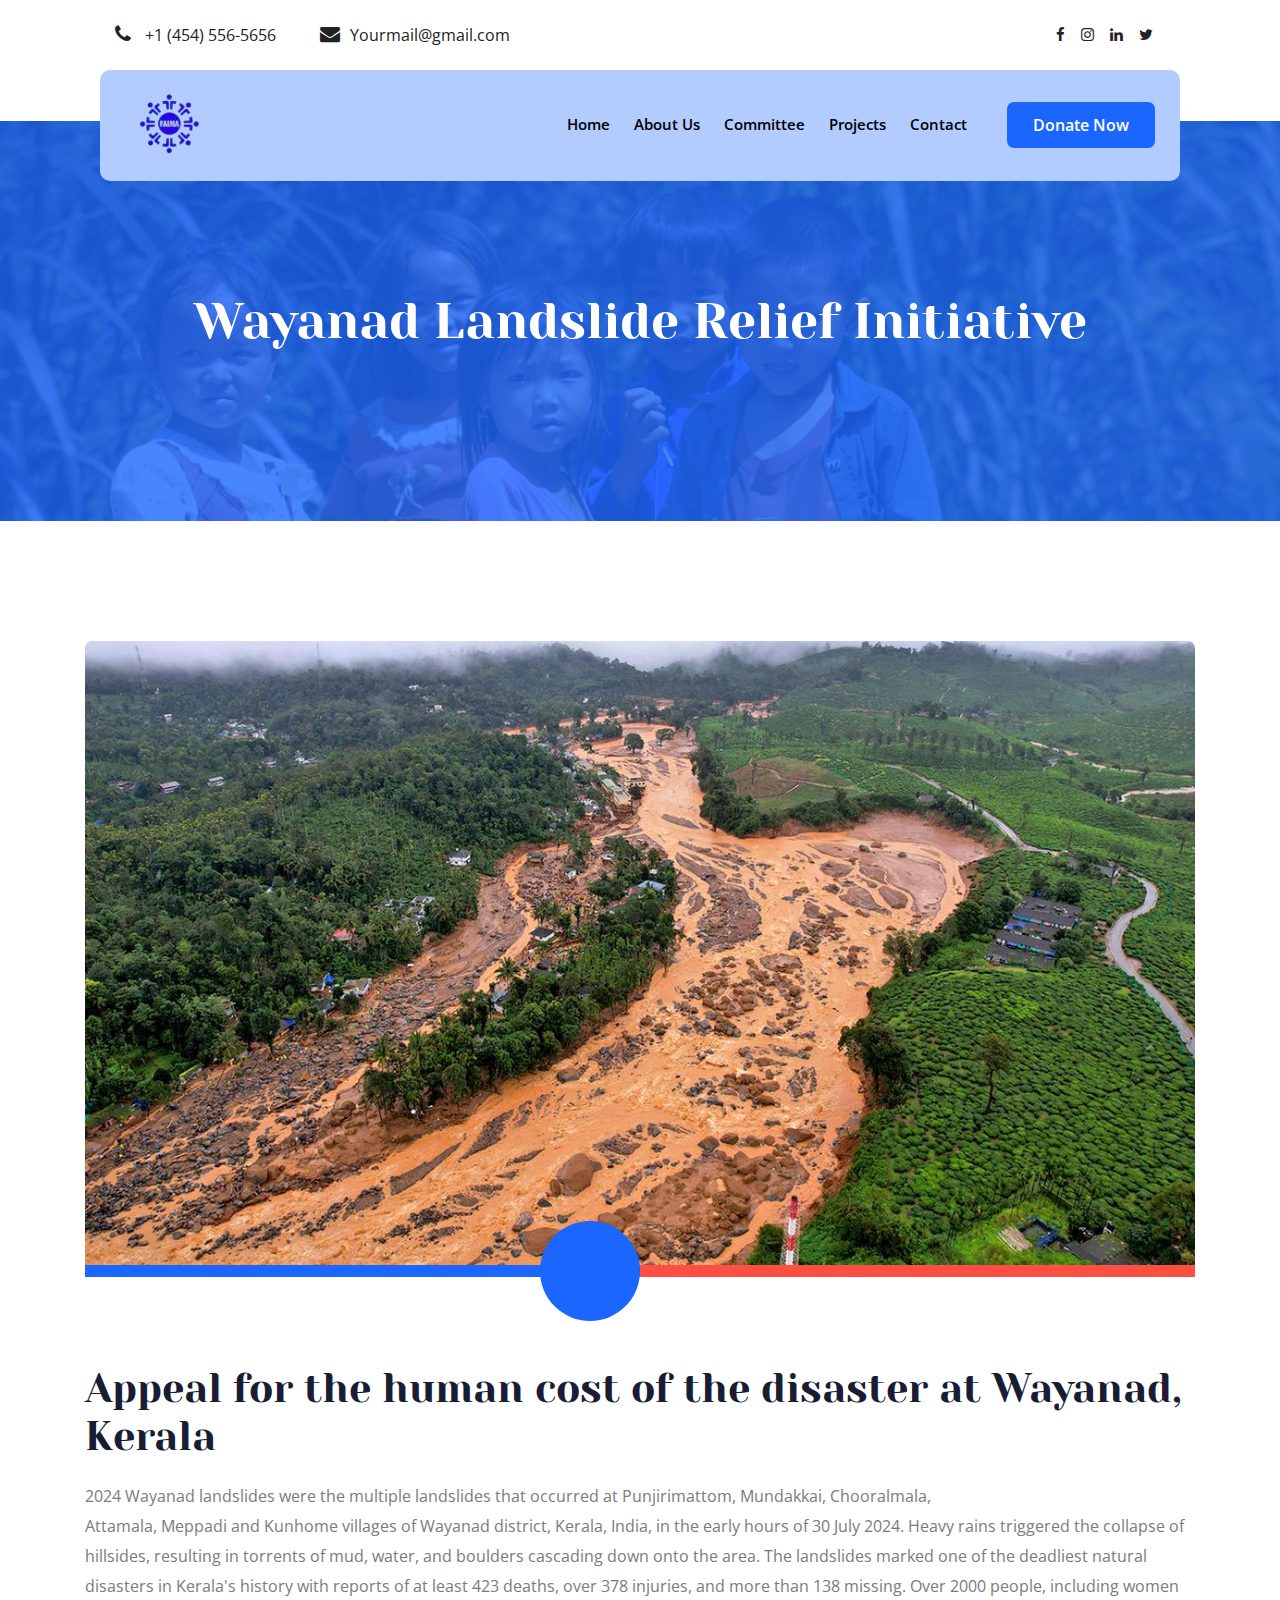
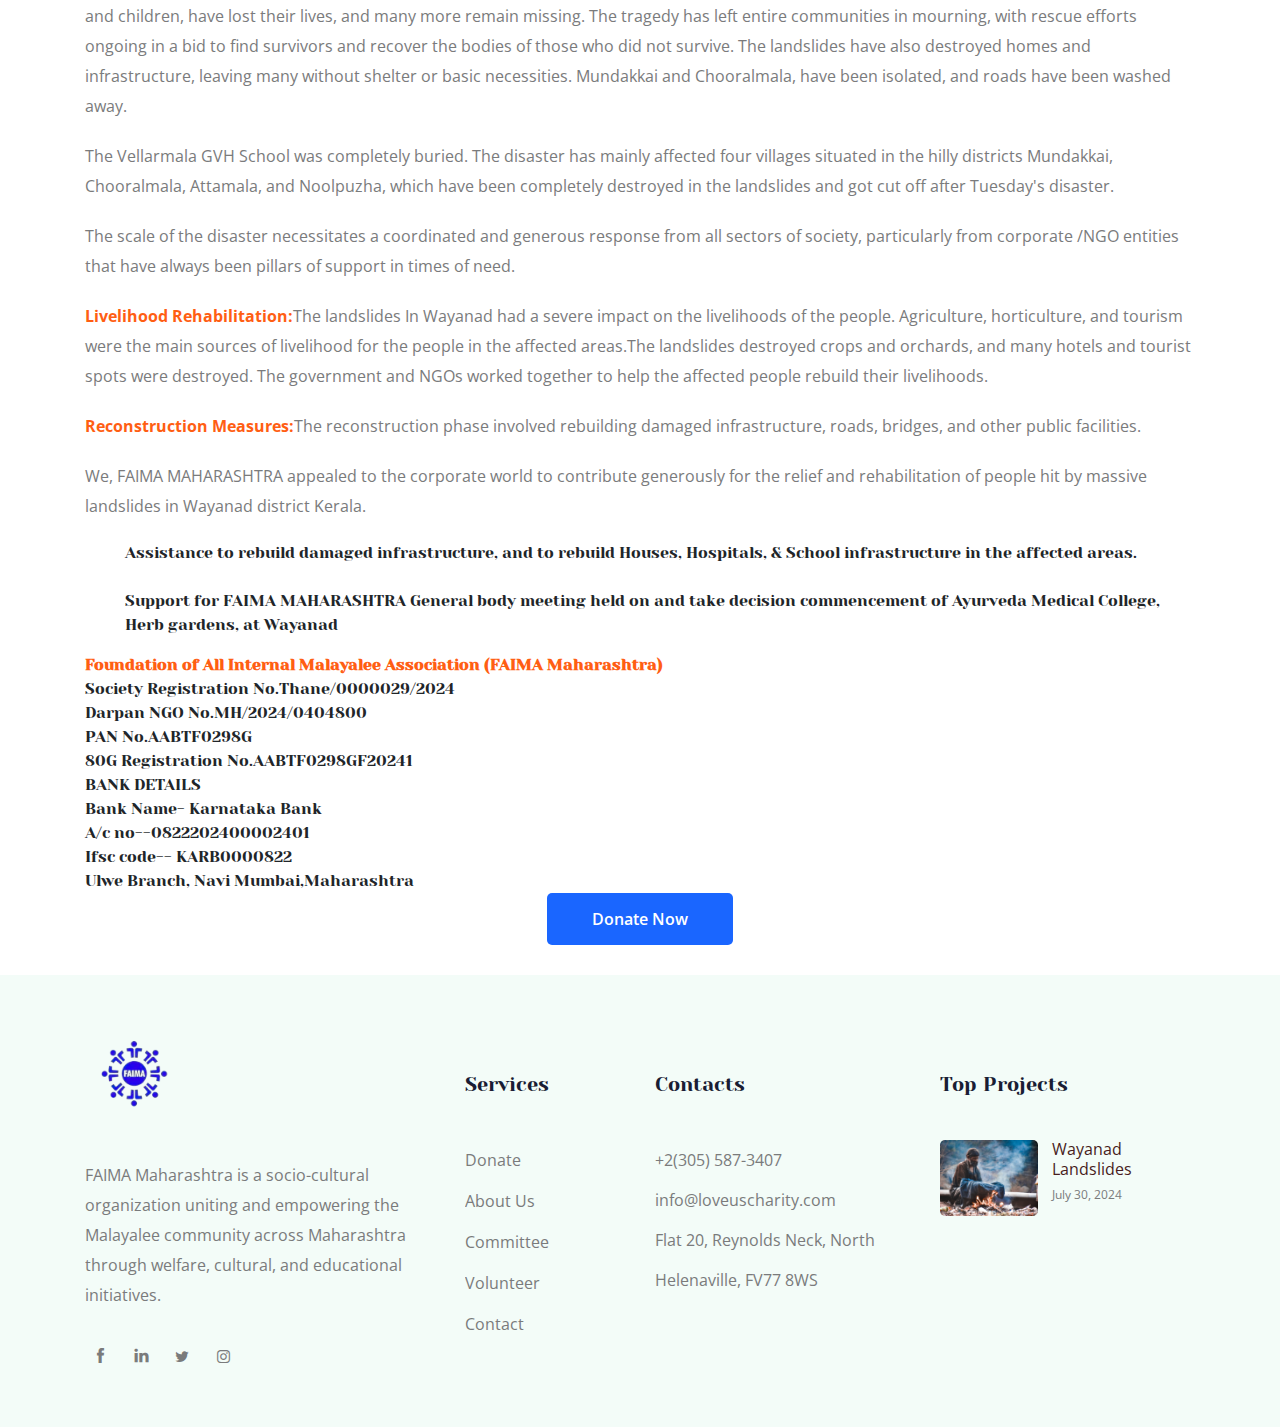
<file: project.html>
<!doctype html>
<html class="no-js" lang="zxx">

<head>
    <meta charset="utf-8">
    <meta http-equiv="x-ua-compatible" content="ie=edge">
    <title>FAIMA MAHARASHTRA - FOUNDATION OF ALL INTERNAL MALAYALEE ASSOCIATION</title>
    <meta name="description" content="">
    <meta name="viewport" content="width=device-width, initial-scale=1">

    <!-- <link rel="manifest" href="site.webmanifest"> -->
    <link rel="shortcut icon" type="image/x-icon" href="img/logo.png">
    <!-- Place favicon.ico in the root directory -->

    <!-- CSS here -->
    <link rel="stylesheet" href="css/bootstrap.min.css">
    <link rel="stylesheet" href="css/owl.carousel.min.css">
    <link rel="stylesheet" href="css/magnific-popup.css">
    <link rel="stylesheet" href="css/font-awesome.min.css">
    <link rel="stylesheet" href="css/themify-icons.css">
    <link rel="stylesheet" href="css/nice-select.css">
    <link rel="stylesheet" href="css/flaticon.css">
    <link rel="stylesheet" href="css/gijgo.css">
    <link rel="stylesheet" href="css/animate.css">
    <link rel="stylesheet" href="css/slicknav.css">
    <link rel="stylesheet" href="css/style.css">
    <!-- <link rel="stylesheet" href="css/responsive.css"> -->
</head>

<body>
    <!--[if lte IE 9]>
            <p class="browserupgrade">You are using an <strong>outdated</strong> browser. Please <a href="https://browsehappy.com/">upgrade your browser</a> to improve your experience and security.</p>
        <![endif]-->


    <!-- header-start -->
    <header>
        <div class="header-area ">
            <div class="header-top_area">
                <div class="container-fluid">
                    <div class="row">
                        <div class="col-xl-6 col-md-12 col-lg-8">
                            <div class="short_contact_list">
                                <ul>
                                    <li><a href="#"> <i class="fa fa-phone"></i> +1 (454) 556-5656</a></li>
                                    <li><a href="#"> <i class="fa fa-envelope"></i>Yourmail@gmail.com</a></li>
                                </ul>
                            </div>
                        </div>
                        <div class="col-xl-6 col-md-6 col-lg-4">
                            <div class="social_media_links d-none d-lg-block">
                                <a href="#">
                                    <i class="fa fa-facebook"></i>
                                </a>
                                <a href="#">
                                    <i class="fa fa-instagram"></i>
                                </a>
                                <a href="#">
                                    <i class="fa fa-linkedin"></i>
                                </a>
                                <a href="#">
                                    <i class="fa fa-twitter"></i>
                                </a>
                            </div>
                        </div>
                    </div>
                </div>
            </div>
            <div id="sticky-header" class="main-header-area">
                <div class="container-fluid">
                    <div class="row align-items-center">
                        <div class="col-xl-3 col-lg-3">
                            <div class="logo">
                                <a href="index.html">
                                    <img src="img/logo.png" alt="" style="height: 90px; width: 90px;">
                                </a>
                            </div>
                        </div>
                        <div class="col-xl-9 col-lg-9">
                            <div class="main-menu">
                                <nav>
                                    <ul id="navigation">
                                        <li><a href="index.html">home</a></li>
                                        <li><a href="About.html">About Us</a></li>
                                        <li><a href="committee.html">Committee</a></li>
                                        <li><a href="project.html">Projects</a></li>
                                        <li><a href="contact.html">Contact</a></li>
                                    </ul>
                                </nav>
                                <div class="Appointment">
                                    <div class="book_btn d-none d-lg-block">
                                        <a data-scroll-nav='1' href="#">Donate Now</a>
                                    </div>
                                </div>
                            </div>
                        </div>
                        <div class="col-12">
                            <div class="mobile_menu d-block d-lg-none"></div>
                        </div>
                    </div>
                </div>
            </div>
        </div>
    </header>
    <!-- header-end -->

    <!-- bradcam_area_start  -->
    <div class="bradcam_area breadcam_bg overlay d-flex align-items-center justify-content-center">
        <div class="container">
            <div class="row">
                <div class="col-xl-12">
                    <div class="bradcam_text text-center">
                        <h3>Wayanad Landslide Relief Initiative</h3>
                    </div>
                </div>
            </div>
        </div>
    </div>
    <!-- bradcam_area_end  -->

    <!-- popular_causes_area_start  -->
    <div class="popular_causes_area pt-120 cause_details ">
        <div class="container">
            <div class="row">
                <div class="col-lg-12 col-md-12">
                    <div class="single_cause">
                        <div class="thumb">
                            <img src="img/project.jpg" alt="">
                        </div>
                        <div class="causes_content">
                            <div class="custom_progress_bar">
                                <div class="progress">
                                    <div class="progress-bar" role="progressbar" style="width: 50%;" aria-valuenow="50" aria-valuemin="0" aria-valuemax="100">
                                        <span class="progres_count">
                                        </span>
                                    </div>
                                  </div>
                            </div>
                            <h4>Appeal for the human cost of the disaster  at Wayanad, Kerala</h4>
                            <p>2024 Wayanad landslides were the multiple landslides that occurred at Punjirimattom, Mundakkai, Chooralmala, Attamala, Meppadi and Kunhome villages of Wayanad district, Kerala, India, in the early hours of 30 July 2024. Heavy rains triggered the collapse of hillsides, resulting in torrents of mud, water, and boulders cascading down onto the area. The landslides marked one of the deadliest natural disasters in Kerala's history with reports of at least 423 deaths, over 378 injuries, and more than 138 missing. Over 2000 people, including women and children, have lost their lives, and many more remain missing. The tragedy has left entire communities in mourning, with rescue efforts ongoing in a bid to find survivors and recover the bodies of those who did not survive. The landslides have also destroyed homes and infrastructure, leaving many without shelter or basic necessities. Mundakkai and Chooralmala, have been isolated, and roads have been washed away.</p>
                            <p>The Vellarmala GVH School was completely buried. The disaster has mainly affected four villages situated in the hilly districts Mundakkai, Chooralmala, Attamala, and Noolpuzha, which have been completely destroyed in the landslides and got cut off after Tuesday's disaster.</p>
                            <p>The scale of the disaster necessitates a coordinated and generous response from all sectors of society, particularly from corporate /NGO entities that have always been pillars of support in times of need.</p>
                            <p><b>Livelihood Rehabilitation:</b>The landslides In Wayanad had a severe impact on the livelihoods of the people. Agriculture, horticulture, and tourism were the main sources of livelihood for the people in the affected areas.The landslides destroyed crops and orchards, and many hotels and tourist spots were destroyed. The government and NGOs worked together to help the affected people rebuild their livelihoods.</p>
                            <p><b>Reconstruction Measures:</b>The reconstruction phase involved rebuilding damaged infrastructure, roads, bridges, and other public facilities.</p>
                            <p>We, FAIMA MAHARASHTRA appealed to the corporate world to contribute generously for the relief and rehabilitation of people hit by massive landslides in Wayanad district Kerala.</p>
                            <ol>
                                <li>
                                    Assistance to rebuild damaged infrastructure, and to rebuild  Houses, Hospitals, & School infrastructure  in the affected areas.
                                </li>
                                <br>
                                <li>
                                    Support for FAIMA MAHARASHTRA General body meeting held on and take decision commencement of Ayurveda Medical College, Herb gardens, at Wayanad
                                </li>
                            </ol> 
                            <b>Foundation of All Internal Malayalee Association (FAIMA Maharashtra)</b>
                            <ul>
                                <li>Society Registration No.Thane/0000029/2024</li>
                                <li>Darpan NGO No.MH/2024/0404800</li>
                                <li>PAN No.AABTF0298G</li>
                                <li>80G Registration No.AABTF0298GF20241</li>
                                <li>BANK DETAILS</li>
                                <li>Bank Name- Karnataka Bank</li>
                                <li>A/c no--0822202400002401</li>
                                <li>Ifsc code-- KARB0000822</li>
                                <li>Ulwe Branch, Navi Mumbai,Maharashtra</li>
                            </ul>
                        </div>
                        <div class="col-12">
                            <div class="donate_now_btn text-center">
                                <a href="#" class="boxed-btn4">Donate Now</a>
                            </div>
                        </div>
                    </div>
                </div>
            </div>
        </div>
    </div>

    <!-- footer_start  -->
    <footer class="footer">
        <div class="footer_top">
            <div class="container">
                <div class="row">
                    <div class="col-xl-4 col-md-6 col-lg-4 ">
                        <div class="footer_widget">
                            <div class="footer_logo">
                                <a href="#">
                                    <img src="img/logo.png" alt="" style="width: 100px; height: 100px;">
                                </a>
                            </div>
                            <p class="address_text">FAIMA Maharashtra is a socio-cultural organization uniting and empowering the Malayalee community across Maharashtra through welfare, cultural, and educational initiatives.
                            </p>
                            <div class="socail_links">
                                <ul>
                                    <li>
                                        <a href="#">
                                            <i class="ti-facebook"></i>
                                        </a>
                                    </li>
                                    <li>
                                        <a href="#">
                                            <i class="ti-linkedin"></i>
                                        </a>
                                    </li>
                                    <li>
                                        <a href="#">
                                            <i class="fa fa-twitter"></i>
                                        </a>
                                    </li>
                                    <li>
                                        <a href="#">
                                            <i class="fa fa-instagram"></i>
                                        </a>
                                    </li>
                                </ul>
                            </div>

                        </div>
                    </div>
                    <div class="col-xl-2 col-md-6 col-lg-2 mt-5">
                        <div class="footer_widget">
                            <h3 class="footer_title">
                                Services
                            </h3>
                            <ul class="links">
                                <li><a href="#">Donate</a></li>
                                <li><a href="#">About Us</a></li>
                                <li><a href="#">Committee</a></li>
                                <li><a href="#">Volunteer</a></li>
                                <li><a href="#">Contact</a></li>
                            </ul>
                        </div>
                    </div>
                    <div class="col-xl-3 col-md-6 col-lg-3 mt-5">
                        <div class="footer_widget">
                            <h3 class="footer_title">
                                Contacts
                            </h3>
                            <div class="contacts">
                                <p>+2(305) 587-3407 <br>
                                    info@loveuscharity.com <br>
                                    Flat 20, Reynolds Neck, North
                                    Helenaville, FV77 8WS
                                </p>
                            </div>
                        </div>
                    </div>
                    <div class="col-xl-3 col-md-6 col-lg-3 mt-5">
                        <div class="footer_widget">
                            <h3 class="footer_title">
                                Top Projects
                            </h3>
                            <ul class="news_links">
                                <li>
                                    <div class="thumb">
                                        <a href="#">
                                            <img src="img/news/news_1.png" alt="">
                                        </a>
                                    </div>
                                    <div class="info">
                                        <a href="#">
                                            <h4>Wayanad Landslides</h4>
                                        </a>
                                        <span>July 30, 2024</span>
                                    </div>
                                </li>
                            </ul>
                        </div>
                    </div>
                </div>
            </div>
        </div>
    </footer>
    <!-- footer_end  -->

    <!-- link that opens popup -->

    <!-- JS here -->
    <script src="js/vendor/modernizr-3.5.0.min.js"></script>
    <script src="js/vendor/jquery-1.12.4.min.js"></script>
    <script src="js/popper.min.js"></script>
    <script src="js/bootstrap.min.js"></script>
    <script src="js/owl.carousel.min.js"></script>
    <script src="js/isotope.pkgd.min.js"></script>
    <script src="js/ajax-form.js"></script>
    <script src="js/waypoints.min.js"></script>
    <script src="js/jquery.counterup.min.js"></script>
    <script src="js/imagesloaded.pkgd.min.js"></script>
    <script src="js/scrollIt.js"></script>
    <script src="js/jquery.scrollUp.min.js"></script>
    <script src="js/wow.min.js"></script>
    <script src="js/nice-select.min.js"></script>
    <script src="js/jquery.slicknav.min.js"></script>
    <script src="js/jquery.magnific-popup.min.js"></script>
    <script src="js/plugins.js"></script>
    <script src="js/gijgo.min.js"></script>
    <!--contact js-->
    <script src="js/contact.js"></script>
    <script src="js/jquery.ajaxchimp.min.js"></script>
    <script src="js/jquery.form.js"></script>
    <script src="js/jquery.validate.min.js"></script>
    <script src="js/mail-script.js"></script>

    <script src="js/main.js"></script>
</body>

</html>
</file>
<file: css/themify-icons.css>
@font-face {
	font-family: 'themify';
	src:url('../fonts/themify.eot?-fvbane');
	src:url('../fonts/themify.eot?#iefix-fvbane') format('embedded-opentype'),
		url('../fonts/themify.woff?-fvbane') format('woff'),
		url('../fonts/themify.ttf?-fvbane') format('truetype'),
		url('../fonts/themify.svg?-fvbane#themify') format('svg');
	font-weight: normal;
	font-style: normal;
}

[class^="ti-"], [class*=" ti-"] {
	font-family: 'themify';
	/* speak: none; */
	font-style: normal;
	font-weight: normal;
	font-variant: normal;
	text-transform: none;
	line-height: 1;

	/* Better Font Rendering =========== */
	-webkit-font-smoothing: antialiased;
	-moz-osx-font-smoothing: grayscale;
}

.ti-wand:before {
	content: "\e600";
}
.ti-volume:before {
	content: "\e601";
}
.ti-user:before {
	content: "\e602";
}
.ti-unlock:before {
	content: "\e603";
}
.ti-unlink:before {
	content: "\e604";
}
.ti-trash:before {
	content: "\e605";
}
.ti-thought:before {
	content: "\e606";
}
.ti-target:before {
	content: "\e607";
}
.ti-tag:before {
	content: "\e608";
}
.ti-tablet:before {
	content: "\e609";
}
.ti-star:before {
	content: "\e60a";
}
.ti-spray:before {
	content: "\e60b";
}
.ti-signal:before {
	content: "\e60c";
}
.ti-shopping-cart:before {
	content: "\e60d";
}
.ti-shopping-cart-full:before {
	content: "\e60e";
}
.ti-settings:before {
	content: "\e60f";
}
.ti-search:before {
	content: "\e610";
}
.ti-zoom-in:before {
	content: "\e611";
}
.ti-zoom-out:before {
	content: "\e612";
}
.ti-cut:before {
	content: "\e613";
}
.ti-ruler:before {
	content: "\e614";
}
.ti-ruler-pencil:before {
	content: "\e615";
}
.ti-ruler-alt:before {
	content: "\e616";
}
.ti-bookmark:before {
	content: "\e617";
}
.ti-bookmark-alt:before {
	content: "\e618";
}
.ti-reload:before {
	content: "\e619";
}
.ti-plus:before {
	content: "\e61a";
}
.ti-pin:before {
	content: "\e61b";
}
.ti-pencil:before {
	content: "\e61c";
}
.ti-pencil-alt:before {
	content: "\e61d";
}
.ti-paint-roller:before {
	content: "\e61e";
}
.ti-paint-bucket:before {
	content: "\e61f";
}
.ti-na:before {
	content: "\e620";
}
.ti-mobile:before {
	content: "\e621";
}
.ti-minus:before {
	content: "\e622";
}
.ti-medall:before {
	content: "\e623";
}
.ti-medall-alt:before {
	content: "\e624";
}
.ti-marker:before {
	content: "\e625";
}
.ti-marker-alt:before {
	content: "\e626";
}
.ti-arrow-up:before {
	content: "\e627";
}
.ti-arrow-right:before {
	content: "\e628";
}
.ti-arrow-left:before {
	content: "\e629";
}
.ti-arrow-down:before {
	content: "\e62a";
}
.ti-lock:before {
	content: "\e62b";
}
.ti-location-arrow:before {
	content: "\e62c";
}
.ti-link:before {
	content: "\e62d";
}
.ti-layout:before {
	content: "\e62e";
}
.ti-layers:before {
	content: "\e62f";
}
.ti-layers-alt:before {
	content: "\e630";
}
.ti-key:before {
	content: "\e631";
}
.ti-import:before {
	content: "\e632";
}
.ti-image:before {
	content: "\e633";
}
.ti-heart:before {
	content: "\e634";
}
.ti-heart-broken:before {
	content: "\e635";
}
.ti-hand-stop:before {
	content: "\e636";
}
.ti-hand-open:before {
	content: "\e637";
}
.ti-hand-drag:before {
	content: "\e638";
}
.ti-folder:before {
	content: "\e639";
}
.ti-flag:before {
	content: "\e63a";
}
.ti-flag-alt:before {
	content: "\e63b";
}
.ti-flag-alt-2:before {
	content: "\e63c";
}
.ti-eye:before {
	content: "\e63d";
}
.ti-export:before {
	content: "\e63e";
}
.ti-exchange-vertical:before {
	content: "\e63f";
}
.ti-desktop:before {
	content: "\e640";
}
.ti-cup:before {
	content: "\e641";
}
.ti-crown:before {
	content: "\e642";
}
.ti-comments:before {
	content: "\e643";
}
.ti-comment:before {
	content: "\e644";
}
.ti-comment-alt:before {
	content: "\e645";
}
.ti-close:before {
	content: "\e646";
}
.ti-clip:before {
	content: "\e647";
}
.ti-angle-up:before {
	content: "\e648";
}
.ti-angle-right:before {
	content: "\e649";
}
.ti-angle-left:before {
	content: "\e64a";
}
.ti-angle-down:before {
	content: "\e64b";
}
.ti-check:before {
	content: "\e64c";
}
.ti-check-box:before {
	content: "\e64d";
}
.ti-camera:before {
	content: "\e64e";
}
.ti-announcement:before {
	content: "\e64f";
}
.ti-brush:before {
	content: "\e650";
}
.ti-briefcase:before {
	content: "\e651";
}
.ti-bolt:before {
	content: "\e652";
}
.ti-bolt-alt:before {
	content: "\e653";
}
.ti-blackboard:before {
	content: "\e654";
}
.ti-bag:before {
	content: "\e655";
}
.ti-move:before {
	content: "\e656";
}
.ti-arrows-vertical:before {
	content: "\e657";
}
.ti-arrows-horizontal:before {
	content: "\e658";
}
.ti-fullscreen:before {
	content: "\e659";
}
.ti-arrow-top-right:before {
	content: "\e65a";
}
.ti-arrow-top-left:before {
	content: "\e65b";
}
.ti-arrow-circle-up:before {
	content: "\e65c";
}
.ti-arrow-circle-right:before {
	content: "\e65d";
}
.ti-arrow-circle-left:before {
	content: "\e65e";
}
.ti-arrow-circle-down:before {
	content: "\e65f";
}
.ti-angle-double-up:before {
	content: "\e660";
}
.ti-angle-double-right:before {
	content: "\e661";
}
.ti-angle-double-left:before {
	content: "\e662";
}
.ti-angle-double-down:before {
	content: "\e663";
}
.ti-zip:before {
	content: "\e664";
}
.ti-world:before {
	content: "\e665";
}
.ti-wheelchair:before {
	content: "\e666";
}
.ti-view-list:before {
	content: "\e667";
}
.ti-view-list-alt:before {
	content: "\e668";
}
.ti-view-grid:before {
	content: "\e669";
}
.ti-uppercase:before {
	content: "\e66a";
}
.ti-upload:before {
	content: "\e66b";
}
.ti-underline:before {
	content: "\e66c";
}
.ti-truck:before {
	content: "\e66d";
}
.ti-timer:before {
	content: "\e66e";
}
.ti-ticket:before {
	content: "\e66f";
}
.ti-thumb-up:before {
	content: "\e670";
}
.ti-thumb-down:before {
	content: "\e671";
}
.ti-text:before {
	content: "\e672";
}
.ti-stats-up:before {
	content: "\e673";
}
.ti-stats-down:before {
	content: "\e674";
}
.ti-split-v:before {
	content: "\e675";
}
.ti-split-h:before {
	content: "\e676";
}
.ti-smallcap:before {
	content: "\e677";
}
.ti-shine:before {
	content: "\e678";
}
.ti-shift-right:before {
	content: "\e679";
}
.ti-shift-left:before {
	content: "\e67a";
}
.ti-shield:before {
	content: "\e67b";
}
.ti-notepad:before {
	content: "\e67c";
}
.ti-server:before {
	content: "\e67d";
}
.ti-quote-right:before {
	content: "\e67e";
}
.ti-quote-left:before {
	content: "\e67f";
}
.ti-pulse:before {
	content: "\e680";
}
.ti-printer:before {
	content: "\e681";
}
.ti-power-off:before {
	content: "\e682";
}
.ti-plug:before {
	content: "\e683";
}
.ti-pie-chart:before {
	content: "\e684";
}
.ti-paragraph:before {
	content: "\e685";
}
.ti-panel:before {
	content: "\e686";
}
.ti-package:before {
	content: "\e687";
}
.ti-music:before {
	content: "\e688";
}
.ti-music-alt:before {
	content: "\e689";
}
.ti-mouse:before {
	content: "\e68a";
}
.ti-mouse-alt:before {
	content: "\e68b";
}
.ti-money:before {
	content: "\e68c";
}
.ti-microphone:before {
	content: "\e68d";
}
.ti-menu:before {
	content: "\e68e";
}
.ti-menu-alt:before {
	content: "\e68f";
}
.ti-map:before {
	content: "\e690";
}
.ti-map-alt:before {
	content: "\e691";
}
.ti-loop:before {
	content: "\e692";
}
.ti-location-pin:before {
	content: "\e693";
}
.ti-list:before {
	content: "\e694";
}
.ti-light-bulb:before {
	content: "\e695";
}
.ti-Italic:before {
	content: "\e696";
}
.ti-info:before {
	content: "\e697";
}
.ti-infinite:before {
	content: "\e698";
}
.ti-id-badge:before {
	content: "\e699";
}
.ti-hummer:before {
	content: "\e69a";
}
.ti-home:before {
	content: "\e69b";
}
.ti-help:before {
	content: "\e69c";
}
.ti-headphone:before {
	content: "\e69d";
}
.ti-harddrives:before {
	content: "\e69e";
}
.ti-harddrive:before {
	content: "\e69f";
}
.ti-gift:before {
	content: "\e6a0";
}
.ti-game:before {
	content: "\e6a1";
}
.ti-filter:before {
	content: "\e6a2";
}
.ti-files:before {
	content: "\e6a3";
}
.ti-file:before {
	content: "\e6a4";
}
.ti-eraser:before {
	content: "\e6a5";
}
.ti-envelope:before {
	content: "\e6a6";
}
.ti-download:before {
	content: "\e6a7";
}
.ti-direction:before {
	content: "\e6a8";
}
.ti-direction-alt:before {
	content: "\e6a9";
}
.ti-dashboard:before {
	content: "\e6aa";
}
.ti-control-stop:before {
	content: "\e6ab";
}
.ti-control-shuffle:before {
	content: "\e6ac";
}
.ti-control-play:before {
	content: "\e6ad";
}
.ti-control-pause:before {
	content: "\e6ae";
}
.ti-control-forward:before {
	content: "\e6af";
}
.ti-control-backward:before {
	content: "\e6b0";
}
.ti-cloud:before {
	content: "\e6b1";
}
.ti-cloud-up:before {
	content: "\e6b2";
}
.ti-cloud-down:before {
	content: "\e6b3";
}
.ti-clipboard:before {
	content: "\e6b4";
}
.ti-car:before {
	content: "\e6b5";
}
.ti-calendar:before {
	content: "\e6b6";
}
.ti-book:before {
	content: "\e6b7";
}
.ti-bell:before {
	content: "\e6b8";
}
.ti-basketball:before {
	content: "\e6b9";
}
.ti-bar-chart:before {
	content: "\e6ba";
}
.ti-bar-chart-alt:before {
	content: "\e6bb";
}
.ti-back-right:before {
	content: "\e6bc";
}
.ti-back-left:before {
	content: "\e6bd";
}
.ti-arrows-corner:before {
	content: "\e6be";
}
.ti-archive:before {
	content: "\e6bf";
}
.ti-anchor:before {
	content: "\e6c0";
}
.ti-align-right:before {
	content: "\e6c1";
}
.ti-align-left:before {
	content: "\e6c2";
}
.ti-align-justify:before {
	content: "\e6c3";
}
.ti-align-center:before {
	content: "\e6c4";
}
.ti-alert:before {
	content: "\e6c5";
}
.ti-alarm-clock:before {
	content: "\e6c6";
}
.ti-agenda:before {
	content: "\e6c7";
}
.ti-write:before {
	content: "\e6c8";
}
.ti-window:before {
	content: "\e6c9";
}
.ti-widgetized:before {
	content: "\e6ca";
}
.ti-widget:before {
	content: "\e6cb";
}
.ti-widget-alt:before {
	content: "\e6cc";
}
.ti-wallet:before {
	content: "\e6cd";
}
.ti-video-clapper:before {
	content: "\e6ce";
}
.ti-video-camera:before {
	content: "\e6cf";
}
.ti-vector:before {
	content: "\e6d0";
}
.ti-themify-logo:before {
	content: "\e6d1";
}
.ti-themify-favicon:before {
	content: "\e6d2";
}
.ti-themify-favicon-alt:before {
	content: "\e6d3";
}
.ti-support:before {
	content: "\e6d4";
}
.ti-stamp:before {
	content: "\e6d5";
}
.ti-split-v-alt:before {
	content: "\e6d6";
}
.ti-slice:before {
	content: "\e6d7";
}
.ti-shortcode:before {
	content: "\e6d8";
}
.ti-shift-right-alt:before {
	content: "\e6d9";
}
.ti-shift-left-alt:before {
	content: "\e6da";
}
.ti-ruler-alt-2:before {
	content: "\e6db";
}
.ti-receipt:before {
	content: "\e6dc";
}
.ti-pin2:before {
	content: "\e6dd";
}
.ti-pin-alt:before {
	content: "\e6de";
}
.ti-pencil-alt2:before {
	content: "\e6df";
}
.ti-palette:before {
	content: "\e6e0";
}
.ti-more:before {
	content: "\e6e1";
}
.ti-more-alt:before {
	content: "\e6e2";
}
.ti-microphone-alt:before {
	content: "\e6e3";
}
.ti-magnet:before {
	content: "\e6e4";
}
.ti-line-double:before {
	content: "\e6e5";
}
.ti-line-dotted:before {
	content: "\e6e6";
}
.ti-line-dashed:before {
	content: "\e6e7";
}
.ti-layout-width-full:before {
	content: "\e6e8";
}
.ti-layout-width-default:before {
	content: "\e6e9";
}
.ti-layout-width-default-alt:before {
	content: "\e6ea";
}
.ti-layout-tab:before {
	content: "\e6eb";
}
.ti-layout-tab-window:before {
	content: "\e6ec";
}
.ti-layout-tab-v:before {
	content: "\e6ed";
}
.ti-layout-tab-min:before {
	content: "\e6ee";
}
.ti-layout-slider:before {
	content: "\e6ef";
}
.ti-layout-slider-alt:before {
	content: "\e6f0";
}
.ti-layout-sidebar-right:before {
	content: "\e6f1";
}
.ti-layout-sidebar-none:before {
	content: "\e6f2";
}
.ti-layout-sidebar-left:before {
	content: "\e6f3";
}
.ti-layout-placeholder:before {
	content: "\e6f4";
}
.ti-layout-menu:before {
	content: "\e6f5";
}
.ti-layout-menu-v:before {
	content: "\e6f6";
}
.ti-layout-menu-separated:before {
	content: "\e6f7";
}
.ti-layout-menu-full:before {
	content: "\e6f8";
}
.ti-layout-media-right-alt:before {
	content: "\e6f9";
}
.ti-layout-media-right:before {
	content: "\e6fa";
}
.ti-layout-media-overlay:before {
	content: "\e6fb";
}
.ti-layout-media-overlay-alt:before {
	content: "\e6fc";
}
.ti-layout-media-overlay-alt-2:before {
	content: "\e6fd";
}
.ti-layout-media-left-alt:before {
	content: "\e6fe";
}
.ti-layout-media-left:before {
	content: "\e6ff";
}
.ti-layout-media-center-alt:before {
	content: "\e700";
}
.ti-layout-media-center:before {
	content: "\e701";
}
.ti-layout-list-thumb:before {
	content: "\e702";
}
.ti-layout-list-thumb-alt:before {
	content: "\e703";
}
.ti-layout-list-post:before {
	content: "\e704";
}
.ti-layout-list-large-image:before {
	content: "\e705";
}
.ti-layout-line-solid:before {
	content: "\e706";
}
.ti-layout-grid4:before {
	content: "\e707";
}
.ti-layout-grid3:before {
	content: "\e708";
}
.ti-layout-grid2:before {
	content: "\e709";
}
.ti-layout-grid2-thumb:before {
	content: "\e70a";
}
.ti-layout-cta-right:before {
	content: "\e70b";
}
.ti-layout-cta-left:before {
	content: "\e70c";
}
.ti-layout-cta-center:before {
	content: "\e70d";
}
.ti-layout-cta-btn-right:before {
	content: "\e70e";
}
.ti-layout-cta-btn-left:before {
	content: "\e70f";
}
.ti-layout-column4:before {
	content: "\e710";
}
.ti-layout-column3:before {
	content: "\e711";
}
.ti-layout-column2:before {
	content: "\e712";
}
.ti-layout-accordion-separated:before {
	content: "\e713";
}
.ti-layout-accordion-merged:before {
	content: "\e714";
}
.ti-layout-accordion-list:before {
	content: "\e715";
}
.ti-ink-pen:before {
	content: "\e716";
}
.ti-info-alt:before {
	content: "\e717";
}
.ti-help-alt:before {
	content: "\e718";
}
.ti-headphone-alt:before {
	content: "\e719";
}
.ti-hand-point-up:before {
	content: "\e71a";
}
.ti-hand-point-right:before {
	content: "\e71b";
}
.ti-hand-point-left:before {
	content: "\e71c";
}
.ti-hand-point-down:before {
	content: "\e71d";
}
.ti-gallery:before {
	content: "\e71e";
}
.ti-face-smile:before {
	content: "\e71f";
}
.ti-face-sad:before {
	content: "\e720";
}
.ti-credit-card:before {
	content: "\e721";
}
.ti-control-skip-forward:before {
	content: "\e722";
}
.ti-control-skip-backward:before {
	content: "\e723";
}
.ti-control-record:before {
	content: "\e724";
}
.ti-control-eject:before {
	content: "\e725";
}
.ti-comments-smiley:before {
	content: "\e726";
}
.ti-brush-alt:before {
	content: "\e727";
}
.ti-youtube:before {
	content: "\e728";
}
.ti-vimeo:before {
	content: "\e729";
}
.ti-twitter:before {
	content: "\e72a";
}
.ti-time:before {
	content: "\e72b";
}
.ti-tumblr:before {
	content: "\e72c";
}
.ti-skype:before {
	content: "\e72d";
}
.ti-share:before {
	content: "\e72e";
}
.ti-share-alt:before {
	content: "\e72f";
}
.ti-rocket:before {
	content: "\e730";
}
.ti-pinterest:before {
	content: "\e731";
}
.ti-new-window:before {
	content: "\e732";
}
.ti-microsoft:before {
	content: "\e733";
}
.ti-list-ol:before {
	content: "\e734";
}
.ti-linkedin:before {
	content: "\e735";
}
.ti-layout-sidebar-2:before {
	content: "\e736";
}
.ti-layout-grid4-alt:before {
	content: "\e737";
}
.ti-layout-grid3-alt:before {
	content: "\e738";
}
.ti-layout-grid2-alt:before {
	content: "\e739";
}
.ti-layout-column4-alt:before {
	content: "\e73a";
}
.ti-layout-column3-alt:before {
	content: "\e73b";
}
.ti-layout-column2-alt:before {
	content: "\e73c";
}
.ti-instagram:before {
	content: "\e73d";
}
.ti-google:before {
	content: "\e73e";
}
.ti-github:before {
	content: "\e73f";
}
.ti-flickr:before {
	content: "\e740";
}
.ti-facebook:before {
	content: "\e741";
}
.ti-dropbox:before {
	content: "\e742";
}
.ti-dribbble:before {
	content: "\e743";
}
.ti-apple:before {
	content: "\e744";
}
.ti-android:before {
	content: "\e745";
}
.ti-save:before {
	content: "\e746";
}
.ti-save-alt:before {
	content: "\e747";
}
.ti-yahoo:before {
	content: "\e748";
}
.ti-wordpress:before {
	content: "\e749";
}
.ti-vimeo-alt:before {
	content: "\e74a";
}
.ti-twitter-alt:before {
	content: "\e74b";
}
.ti-tumblr-alt:before {
	content: "\e74c";
}
.ti-trello:before {
	content: "\e74d";
}
.ti-stack-overflow:before {
	content: "\e74e";
}
.ti-soundcloud:before {
	content: "\e74f";
}
.ti-sharethis:before {
	content: "\e750";
}
.ti-sharethis-alt:before {
	content: "\e751";
}
.ti-reddit:before {
	content: "\e752";
}
.ti-pinterest-alt:before {
	content: "\e753";
}
.ti-microsoft-alt:before {
	content: "\e754";
}
.ti-linux:before {
	content: "\e755";
}
.ti-jsfiddle:before {
	content: "\e756";
}
.ti-joomla:before {
	content: "\e757";
}
.ti-html5:before {
	content: "\e758";
}
.ti-flickr-alt:before {
	content: "\e759";
}
.ti-email:before {
	content: "\e75a";
}
.ti-drupal:before {
	content: "\e75b";
}
.ti-dropbox-alt:before {
	content: "\e75c";
}
.ti-css3:before {
	content: "\e75d";
}
.ti-rss:before {
	content: "\e75e";
}
.ti-rss-alt:before {
	content: "\e75f";
}
</file>
<file: css/nice-select.css>
.nice-select {
  -webkit-tap-highlight-color: transparent;
  background-color: #fff;
  border-radius: 5px;
  border: solid 1px #e8e8e8;
  box-sizing: border-box;
  clear: both;
  cursor: pointer;
  display: block;
  float: left;
  font-family: inherit;
  font-size: 14px;
  font-weight: normal;
  height: 42px;
  line-height: 40px;
  outline: none;
  padding-left: 18px;
  padding-right: 30px;
  position: relative;
  text-align: left !important;
  -webkit-transition: all 0.2s ease-in-out;
  transition: all 0.2s ease-in-out;
  -webkit-user-select: none;
     -moz-user-select: none;
      -ms-user-select: none;
          user-select: none;
  white-space: nowrap;
  width: auto; }
  .nice-select:hover {
    border-color: #dbdbdb; }
  .nice-select:active, .nice-select.open, .nice-select:focus {
    border-color: #999; }


  .nice-select.disabled {
    border-color: #ededed;
    color: #999;
    pointer-events: none; }
    .nice-select.disabled:after {
      border-color: #cccccc; }
  .nice-select.wide {
    width: 100%; }
    .nice-select.wide .list {
      left: 0 !important;
      right: 0 !important; }
  .nice-select.right {
    float: right; }
    .nice-select.right .list {
      left: auto;
      right: 0; }
  .nice-select.small {
    font-size: 12px;
    height: 36px;
    line-height: 34px; }
    .nice-select.small:after {
      height: 4px;
      width: 4px; }
    .nice-select.small .option {
      line-height: 34px;
      min-height: 34px; }
  .nice-select .list {
    background-color: #fff;
    border-radius: 5px;
    box-shadow: 0 0 0 1px rgba(68, 68, 68, 0.11);
    box-sizing: border-box;
    margin-top: 4px;
    opacity: 0;
    overflow: hidden;
    padding: 0;
    pointer-events: none;
    position: absolute;
    top: 100%;
    left: 0;
    -webkit-transform-origin: 50% 0;
        -ms-transform-origin: 50% 0;
            transform-origin: 50% 0;
    -webkit-transform: scale(0.75) translateY(-21px);
        -ms-transform: scale(0.75) translateY(-21px);
            transform: scale(0.75) translateY(-21px);
    -webkit-transition: all 0.2s cubic-bezier(0.5, 0, 0, 1.25), opacity 0.15s ease-out;
    transition: all 0.2s cubic-bezier(0.5, 0, 0, 1.25), opacity 0.15s ease-out;
    z-index: 9; }
    .nice-select .list:hover .option:not(:hover) {
      background-color: transparent !important; }
  .nice-select .option {
    cursor: pointer;
    font-weight: 400;
    line-height: 40px;
    list-style: none;
    min-height: 40px;
    outline: none;
    padding-left: 18px;
    padding-right: 29px;
    text-align: left;
    -webkit-transition: all 0.2s;
    transition: all 0.2s; }
    .nice-select .option:hover, .nice-select .option.focus, .nice-select .option.selected.focus {
      background-color: #f6f6f6; }
    .nice-select .option.selected {
      font-weight: bold; }
    .nice-select .option.disabled {
      background-color: transparent;
      color: #999;
      cursor: default; }

.no-csspointerevents .nice-select .list {
  display: none; }

.no-csspointerevents .nice-select.open .list {
  display: block; }





  /* ,,,,,,,,,,,,,,,, */


  .nice-select:after {
    content: "\e64b";
    display: block;
    height: 5px;
    margin-top: -5px;
    pointer-events: none;
    position: absolute;
    right: 30px;
    top: 8px;
    transition: all 0.15s ease-in-out;
    width: 5px;
    font-family: 'themify';
    color: #ddd; }

    .nice-select.open:after {
 }
    .nice-select.open .list {
      opacity: 1;
      pointer-events: auto;
      -webkit-transform: scale(1) translateY(0);
          -ms-transform: scale(1) translateY(0);
              transform: scale(1) translateY(0); }
</file>
<file: css/flaticon.css>
/*
  	Flaticon icon font: Flaticon
  	Creation date: 16/01/2020 12:03
  	*/

@font-face {
  font-family: "Flaticon";
  src: url("../fonts/Flaticon.eot");
  src: url("../fonts/Flaticon.eot?#iefix") format("embedded-opentype"),
       url("../fonts/Flaticon.woff2") format("woff2"),
       url("../fonts/Flaticon.woff") format("woff"),
       url("../fonts/Flaticon.ttf") format("truetype"),
       url("../fonts/Flaticon.svg#Flaticon") format("svg");
  font-weight: normal;
  font-style: normal;
}

@media screen and (-webkit-min-device-pixel-ratio:0) {
  @font-face {
    font-family: "Flaticon";
    src: url("../fonts/Flaticon.svg#Flaticon") format("svg");
  }
}

[class^="flaticon-"]:before, [class*=" flaticon-"]:before,
[class^="flaticon-"]:after, [class*=" flaticon-"]:after {   
  font-family: Flaticon;
font-style: normal;
}

.flaticon-ui:before { content: "\f100"; }
.flaticon-calendar:before { content: "\f101"; }
.flaticon-heart-beat:before { content: "\f102"; }
.flaticon-in-love:before { content: "\f103"; }
.flaticon-hug:before { content: "\f104"; }
</file>
<file: css/gijgo.css>
.gj-button {
    background-color: #f5f5f5;
    border: 1px solid #ddd;
    color: #000;
    border-radius: 3px;
    padding: 6px 10px;
    cursor: pointer;
}

.gj-unselectable {
    -webkit-touch-callout: none;
    -webkit-user-select: none;
    -khtml-user-select: none;
    -moz-user-select: none;
    -ms-user-select: none;
    user-select: none;
}

.gj-row {
    display: -webkit-box;
    display: -ms-flexbox;
    display: flex;
    -ms-flex-wrap: wrap;
    flex-wrap: wrap;
}

.gj-margin-left-5 {
    margin-left: 5px;
}

.gj-margin-left-10 {
    margin-left: 10px;
}

.gj-width-full {
    width: 100%;
}

.gj-cursor-pointer {
    cursor: pointer;
}

.gj-text-align-center {
    text-align: center;
}

.gj-font-size-16 {
    font-size: 16px;
}

.gj-hidden {
    display: none;
}

/** Material Design */
.gj-button-md {
    background: 0 0;
    border: none;
    border-radius: 2px;
    color: rgba(0, 0, 0, 0.87);
    position: relative;
    height: 36px;
    margin: 0;
    min-width: 64px;
    padding: 0 16px;
    display: inline-block;
    font-family: "Roboto","Helvetica","Arial",sans-serif;
    font-size: 1rem;
    font-weight: 500;
    text-transform: uppercase;
    letter-spacing: 0;
    overflow: hidden;
    will-change: box-shadow;
    transition: box-shadow .2s cubic-bezier(.4,0,1,1),background-color .2s cubic-bezier(.4,0,.2,1),color .2s cubic-bezier(.4,0,.2,1);
    outline: none;
    cursor: pointer;
    text-decoration: none;
    text-align: center;
    line-height: 36px;
    vertical-align: middle;
    overflow: hidden;
    -webkit-user-select: none;
    -moz-user-select: none;
    -ms-user-select: none;
    user-select: none;
}

.gj-button-md:hover {
    background-color: rgba(158,158,158,.2);
}

.gj-button-md:disabled {
    color: rgba(0,0,0,.26);
    background: 0 0;
}

.gj-button-md .material-icons,
.gj-button-md .gj-icon {
    vertical-align: middle;
    /*font-size: 1.3rem;
    margin-right: 4px;*/
}

.gj-button-md.gj-button-md-icon {
    width: 24px;
    height: 31px;
    min-width: 24px;
    padding: 0px;
    display: table;
}

.gj-button-md.gj-button-md-icon .material-icons,
.gj-button-md.gj-button-md-icon .gj-icon {
    display: table-cell;
    margin-right: 0px;
    width: 24px;
    height: 24px;
}

.gj-button-md.active {
    background-color: rgba(158,158,158,.4);
}

.gj-button-md-group {
    position: relative;
    display: inline-block;
    vertical-align: middle;
}

.gj-textbox-md {
    border: none;
    border-bottom: 1px solid rgba(0,0,0,.42);
    display: block;
    font-family: "Helvetica","Arial",sans-serif;
    font-size: 16px;
    line-height: 16px;
    padding: 4px 0px;
    margin: 0;
    width: 100%;
    background: 0 0;
    text-align: left;
    color: rgba(0,0,0,.87);
}

.gj-textbox-md:focus,
.gj-textbox-md:active {
    border-bottom: 2px solid rgba(0,0,0,.42);
    outline: none;
}

.gj-textbox-md::placeholder {
    color: #8e8e8e;
}

.gj-textbox-md:-ms-input-placeholder {
    color: #8e8e8e;
}

.gj-textbox-md::-ms-input-placeholder {
    color: #8e8e8e;
}

.gj-md-spacer-24 {
    min-width: 24px;
    width: 24px;
    display: inline-block;
}

.gj-md-spacer-32 {
    min-width: 32px;
    width: 32px;
    display: inline-block;
}

.gj-modal {
    position: fixed;
    top: 0;
    right: 0;
    bottom: 0;
    left: 0;
    z-index: 1203;
    display: none;
    overflow: hidden;
    -webkit-overflow-scrolling: touch;
    outline: 0;
    background-color: rgba(0, 0, 0, 0.54118);
    transition: 200ms ease opacity;
    will-change: opacity;
}

/* List */
ul.gj-list li [data-role="wrapper"] {
    display: table;
    width: 100%;
}

ul.gj-list li [data-role="checkbox"] {
    display: table-cell;
    vertical-align:middle;
    text-align:center;
}

ul.gj-list li [data-role="image"] {
    display: table-cell;
    vertical-align:middle;
    text-align:center;
}

ul.gj-list li [data-role="display"] {
    display: table-cell;
    vertical-align:middle;
    cursor: pointer;
}

ul.gj-list li [data-role="display"]:empty:before {
  content: "\200b"; /* unicode zero width space character */
}

/* List - Bootstrap */
ul.gj-list-bootstrap {
    padding-left: 0px;
    margin-bottom: 0px;
}

ul.gj-list-bootstrap li {
    padding: 0px;
}

ul.gj-list-bootstrap li [data-role="wrapper"] {
    padding: 0px 10px;
}

ul.gj-list-bootstrap li [data-role="checkbox"] {
    width: 24px;
    padding: 3px;
}

ul.gj-list-bootstrap li [data-role="image"] {
    width: 24px;
    height: 24px;
}

ul.gj-list-bootstrap li [data-role="display"] {
    padding: 8px 0px 8px 4px;
}

.list-group-item.active ul li, .list-group-item.active:focus ul li, .list-group-item.active:hover ul li {
    text-shadow: none;
    color:initial;
}

/* List - Material Design */
ul.gj-list-md {
    padding: 0px;
    list-style: none;
    list-style-type: none;
    line-height: 24px;
    letter-spacing: 0;
    color: #616161; /* Gray 700 */
}

ul.gj-list-md li {
    display: list-item;
    list-style-type: none;
    padding: 0px;
    min-height: unset;
    box-sizing: border-box;
    align-items: center;
    cursor: default;
    overflow: hidden;

    font-family: "Roboto","Helvetica","Arial",sans-serif;
    font-size: 16px;
    font-weight: 400;
    letter-spacing: .04em;
    line-height: 1;
    
    -webkit-flex-direction: row;
    -ms-flex-direction: row;
    flex-direction: row;
    -webkit-flex-wrap: nowrap;
    -ms-flex-wrap: nowrap;
    flex-wrap: nowrap;
}

ul.gj-list-md li [data-role="checkbox"] {
    height: 24px;
    width: 24px;
}

ul.gj-list-md li [data-role="image"] {
    height: 24px;
    width: 24px;
}

ul.gj-list-md li [data-role="display"] {
    padding: 8px 0px 8px 5px;
    order: 0;
    flex-grow: 2;
    text-decoration: none;
    box-sizing: border-box;
    align-items: center;
    text-align: left;
    color: rgba(0,0,0,.87);
}

ul.gj-list-md li.disabled>[data-role="wrapper"]>[data-role="display"] {
    color: #9E9E9E; /* Gray 500 */
}

.gj-list-md-active {
    background: #e0e0e0;
    color: #3f51b5;
}


/* Picker */
.gj-picker {
    position: absolute;
    z-index: 1203;
    background-color: #fff;
}

.gj-picker .selected {
    color: #fff;
}

/* Material Design */
.gj-picker-md {
    font-family: "Roboto","Helvetica","Arial",sans-serif;
    font-size: 16px;
    font-weight: 400;
    letter-spacing: .04em;
    line-height: 1;
    color: rgba(0,0,0,.87);
    border: 1px solid #E0E0E0;
}

.gj-modal .gj-picker-md {
    border: 0px;
}

.gj-picker-md [role="header"] {
    color: rgba(255, 255, 255, 0.54);
    display: flex;
    background: #2196f3;
    align-items: baseline;
    user-select: none;
    justify-content: center;
}

.gj-picker-md [role="footer"] {
    float: right;
    padding: 10px;
}

.gj-picker-md [role="footer"] button.gj-button-md {
    color: #2196f3;
    font-weight: bold;
    font-size: 13px;
}

/* Bootstrap */
.gj-picker-bootstrap {
    border-radius: 4px;
    border: 1px solid #E0E0E0;
}

.gj-picker-bootstrap .selected {
    color: #888;
}

.gj-picker-bootstrap [role="header"] {
    background: #eee;
    color: #AAA;
}
@font-face {
    font-family: 'gijgo-material';
    src: url('../fonts/gijgo-material.eot?235541');
    src: url('../fonts/gijgo-material.eot?235541#iefix') format('embedded-opentype'), url('../fonts/gijgo-material.ttf?235541') format('truetype'), url('../fonts/gijgo-material.woff?235541') format('woff'), url('../fonts/gijgo-material.svg?235541#gijgo-material') format('svg');
    font-weight: normal;
    font-style: normal;
}

.gj-icon {
    /* use !important to prevent issues with browser extensions that change fonts */
    font-family: 'gijgo-material' !important;
    font-size: 24px;
    speak: none;
    font-style: normal;
    font-weight: normal;
    font-variant: normal;
    text-transform: none;
    line-height: 1;
    /* Enable Ligatures ================ */
    letter-spacing: 0;
    -webkit-font-feature-settings: "liga";
    -moz-font-feature-settings: "liga=1";
    -moz-font-feature-settings: "liga";
    -ms-font-feature-settings: "liga" 1;
    font-feature-settings: "liga";
    -webkit-font-variant-ligatures: discretionary-ligatures;
    font-variant-ligatures: discretionary-ligatures;
    /* Better Font Rendering =========== */
    -webkit-font-smoothing: antialiased;
    -moz-osx-font-smoothing: grayscale;
}

.gj-icon.undo:before {
    content: "\e900";
}

.gj-icon.vertical-align-top:before {
    content: "\e901";
}

.gj-icon.vertical-align-center:before {
    content: "\e902";
}

.gj-icon.vertical-align-bottom:before {
    content: "\e903";
}

.gj-icon.arrow-dropup:before {
    content: "\e904";
}

.gj-icon.clock:before {
    content: "\e905";
}

.gj-icon.refresh:before {
    content: "\e906";
}

.gj-icon.last-page:before {
    content: "\e907";
}

.gj-icon.first-page:before {
    content: "\e908";
}

.gj-icon.cancel:before {
    content: "\e909";
}

.gj-icon.clear:before {
    content: "\e90a";
}

.gj-icon.check-circle:before {
    content: "\e90b";
}

.gj-icon.delete:before {
    content: "\e90c";
}

.gj-icon.arrow-upward:before {
    content: "\e90d";
}

.gj-icon.arrow-forward:before {
    content: "\e90e";
}

.gj-icon.arrow-downward:before {
    content: "\e90f";
}

.gj-icon.arrow-back:before {
    content: "\e910";
}

.gj-icon.list-numbered:before {
    content: "\e911";
}

.gj-icon.list-bulleted:before {
    content: "\e912";
}

.gj-icon.indent-increase:before {
    content: "\e913";
}

.gj-icon.indent-decrease:before {
    content: "\e914";
}

.gj-icon.redo:before {
    content: "\e915";
}

.gj-icon.align-right:before {
    content: "\e916";
}

.gj-icon.align-left:before {
    content: "\e917";
}

.gj-icon.align-justify:before {
    content: "\e918";
}

.gj-icon.align-center:before {
    content: "\e919";
}

.gj-icon.strikethrough:before {
    content: "\e91a";
}

.gj-icon.italic:before {
    content: "\e91b";
}

.gj-icon.underlined:before {
    content: "\e91c";
}

.gj-icon.bold:before {
    content: "\e91d";
}

.gj-icon.arrow-dropdown:before {
    content: "\e91e";
}

.gj-icon.done:before {
    content: "\e91f";
}

.gj-icon.pencil:before {
    content: "\e920";
}

.gj-icon.minus:before {
    content: "\e921";
}

.gj-icon.plus:before {
    content: "\e922";
}

.gj-icon.chevron-up:before {
    content: "\e923";
}

.gj-icon.chevron-right:before {
    content: "\e924";
}

.gj-icon.chevron-down:before {
    content: "\e925";
}

.gj-icon.chevron-left:before {
    content: "\e926";
}

.gj-icon.event:before {
    content: "\e927";
}
.gj-draggable {
    cursor: move;
}
.gj-resizable-handle {
    position: absolute;
    font-size: 0.1px;
    display: block;
    -ms-touch-action: none;
    touch-action: none;
    z-index: 1203;
}

.gj-resizable-n {
    cursor: n-resize;
    height: 7px;
    width: 100%;
    top: -5px;
    left: 0;
}
.gj-resizable-e {
    cursor: e-resize;
    width: 7px;
    right: -5px;
    top: 0;
    height: 100%;
}
.gj-resizable-s {
    cursor: s-resize;
    height: 7px;
    width: 100%;
    bottom: -5px;
    left: 0;
}
.gj-resizable-w {
	cursor: w-resize;
	width: 7px;
	left: -5px;
	top: 0;
	height: 100%;
}
.gj-resizable-se {
	cursor: se-resize;
	width: 12px;
	height: 12px;
	right: 1px;
	bottom: 1px;
}
.gj-resizable-sw {
	cursor: sw-resize;
	width: 9px;
	height: 9px;
	left: -5px;
	bottom: -5px;
}
.gj-resizable-nw {
	cursor: nw-resize;
	width: 9px;
	height: 9px;
	left: -5px;
	top: -5px;
}
.gj-resizable-ne {
	cursor: ne-resize;
	width: 9px;
	height: 9px;
	right: -5px;
	top: -5px;
}

.gj-dialog-footer {
    position: absolute;
    bottom: 0px;
    width: 100%;
    margin-top: 0px;
}

.gj-dialog-scrollable [data-role="body"] {
    overflow-x: hidden;
    overflow-y: scroll;
}

/** Bootstrap 3 **/
.gj-dialog-bootstrap {
    overflow: hidden;
    z-index: 1202;
}

.gj-dialog-bootstrap [data-role="title"] {
    display: inline;
}
.gj-dialog-bootstrap [data-role="close"] {
    line-height: 1.42857143;
}

/** Bootstrap 4 **/
.gj-dialog-bootstrap4 {
    overflow: hidden;
    z-index: 1202;
}

.gj-dialog-bootstrap4 [data-role="title"] {
    display: inline;
}
.gj-dialog-bootstrap4 [data-role="close"] {
    line-height: 1.5;
}

/** Material Design **/
.gj-dialog-md {
    background-color: #FFF;
    overflow: hidden;
    border: none;
    box-shadow: 0 11px 15px -7px rgba(0,0,0,.2), 0 24px 38px 3px rgba(0,0,0,.14), 0 9px 46px 8px rgba(0,0,0,.12);
    box-sizing: border-box;
    position: relative;
    display: -webkit-box;
    display: -webkit-flex;
    display: -ms-flexbox;
    display: flex;
    -webkit-box-orient: vertical;
    -webkit-box-direction: normal;
    -webkit-flex-direction: column;
    -ms-flex-direction: column;
    flex-direction: column;
    -webkit-background-clip: padding-box;
    background-clip: padding-box;
    outline: 0;
    z-index: 1202;
}

.gj-dialog-md-header {
    padding: 24px 24px 0px 24px;
    font-family: "Roboto","Helvetica","Arial",sans-serif;
}

.gj-dialog-md-title {
    margin: 0;
    font-weight: 400;
    display: inline;
    line-height: 28px;
    font-size: 20px;
}

.gj-dialog-md-close {
    -webkit-appearance: none;
    padding: 0;
    cursor: pointer;
    background: 0 0;
    border: 0;
    float: right;
    line-height: 28px;
    font-size: 28px;
}

.gj-dialog-md-body {
    padding: 20px 24px 24px 24px;
    color: rgba(0,0,0,.54);
    font-family: "Helvetica","Arial",sans-serif;
    font-size: 14px;
    font-weight: 400;
    line-height: 20px;
}

.gj-dialog-md-footer {
    padding: 8px 8px 8px 24px;
    display: -webkit-flex;
    display: -ms-flexbox;
    display: flex;
    -webkit-flex-direction: row-reverse;
    -ms-flex-direction: row-reverse;
    flex-direction: row-reverse;
    -webkit-flex-wrap: wrap;
    -ms-flex-wrap: wrap;
    flex-wrap: wrap;

    box-sizing: border-box;
}

.gj-dialog-md-footer>*:first-child {
    margin-right: 0;
}

.gj-dialog-md-footer>* {
    margin-right: 8px;
    height: 36px;
}
DIV.gj-grid-wrapper {
    margin: auto;
    position: relative;
    clear:both;
    z-index: 1;
}

TABLE.gj-grid {
    margin: auto;    
    border-collapse: collapse;
    width: 100%;
    table-layout: fixed;
}

TABLE.gj-grid THEAD TH [data-role="selectAll"] {
    margin: auto;
}

TABLE.gj-grid THEAD TH [data-role="title"] {
    display: inline-block;
}

TABLE.gj-grid THEAD TH [data-role="sorticon"] {
    display: inline-block;
}

TABLE.gj-grid THEAD TH {
    overflow: hidden;
    text-overflow: ellipsis;
}

TABLE.gj-grid.autogrow-header-row THEAD TH {
    overflow: auto;
    text-overflow: initial;
    white-space: pre-wrap;
    -ms-word-break: break-word;
    word-break: break-word;
}

TABLE.gj-grid > tbody > tr > td {
    overflow: hidden;
    position: relative;
}

table.gj-grid tbody div[data-role="display"] {
    vertical-align: middle;
    text-indent: 0;
    white-space: pre-wrap;
    -ms-word-break: break-word;
    word-break: break-word;
}

table.gj-grid.fixed-body-rows tbody div[data-role="display"] {
    overflow: hidden;
    text-overflow: ellipsis;
    white-space: nowrap;
    -ms-word-break: initial;
    word-break: initial;
}

table.gj-grid tfoot DIV[data-role="display"] {
    vertical-align: middle;
    text-indent: 0;
    display: flex;
}

TABLE.gj-grid .fa {
    padding: 2px;
}

TABLE.gj-grid > tbody > tr > td > div {
    padding: 2px;
    overflow: hidden;
}

DIV.gj-grid-wrapper DIV.gj-grid-loading-cover
{
    background: #BBBBBB;
    opacity: 0.5;
    position: absolute;
    vertical-align: middle;
}

DIV.gj-grid-wrapper DIV.gj-grid-loading-text
{
    position: absolute;
    font-weight: bold;
}

/* Bootstrap Theme */
table.gj-grid-bootstrap thead th {
    background-color: #f5f5f5;
    vertical-align:middle;
}

table.gj-grid-bootstrap thead th [data-role="sorticon"] {
    margin-left: 5px;
}

table.gj-grid-bootstrap thead th [data-role="sorticon"] i.gj-icon,
table.gj-grid-bootstrap thead th [data-role="sorticon"] i.material-icons {
    position: absolute;
    font-size: 20px;
    top: 15px;
}

table.gj-grid-bootstrap tbody tr td div[data-role="display"] {
    padding: 0px;
}

.gj-grid-bootstrap-4 .gj-checkbox-bootstrap {
    display: inline-block;
    padding-top: 2px;
}

.gj-grid-bootstrap-4 tbody tr.active {
    background-color: rgba(0,0,0,.075);
}

/* Material Design Theme */
.gj-grid-md {
    position: relative;
    border: 1px solid #e0e0e0;
    border-collapse: collapse;
    white-space: nowrap;
    font-size: 13px;
    font-family: "Roboto","Helvetica","Arial",sans-serif;
    background-color: #fff;
}

.gj-grid-md td:first-of-type, .gj-grid-md th:first-of-type {
    padding-left: 24px;
}

.gj-grid-md th {
    position: relative;
    vertical-align: bottom;
    font-weight: 700;
    line-height: 31px;
    letter-spacing: 0;
    height: 56px;
    font-size: 12px;
    color: rgba(0,0,0,.54);
    padding-bottom: 8px;
    box-sizing: border-box;
    padding: 12px 18px;
    text-align: right;
}

.gj-grid-md td {
    position: relative;
    height: 48px;
    border-top: 1px solid #e0e0e0;
    border-bottom: 1px solid #e0e0e0;
    padding: 12px 18px;
    box-sizing: border-box;
    text-align: left;
    color: rgba(0,0,0,.87);
}

.gj-grid-md tbody tr {
    position: relative;
    height: 48px;
    transition-duration: .28s;
    transition-timing-function: cubic-bezier(.4,0,.2,1);
    transition-property: background-color;
}

.gj-grid-md tbody tr:hover {
    background-color: #EEEEEE; /* Gray 200 */
}

.gj-grid-md tbody tr.gj-grid-md-select {
    background-color: #F5F5F5; /* Grey 100 */
}


table.gj-grid-md thead th [data-role="sorticon"] {
    margin-left: 5px;
}

table.gj-grid-md thead th [data-role="sorticon"] i.gj-icon,
table.gj-grid-md thead th [data-role="sorticon"] i.material-icons {
    position: absolute;
    font-size: 16px;
    top: 19px;
}

table.gj-grid-md thead th.gj-grid-select-all {
    padding-bottom: 3px;
}
/* Hide all prioritized columns by default */
@media only all {
	th.display-1120,
	td.display-1120,
	th.display-960,
	td.display-960,
	th.display-800,
	td.display-800,
	th.display-640,
	td.display-640,
	th.display-480,
	td.display-480,
	th.display-320,
	td.display-320 {
		display: none;
	}
}

/* Show at 320px (20em x 16px) */
@media screen and (min-width: 20em) {
	TABLE.gj-grid-bootstrap th.display-320,
	TABLE.gj-grid-bootstrap td.display-320 {
		display: table-cell;
	}
}
/* Show at 480px (30em x 16px) */
@media screen and (min-width: 30em) {
	TABLE.gj-grid-bootstrap th.display-480,
	TABLE.gj-grid-bootstrap td.display-480 {
		display: table-cell;
	}
}
/* Show at 640px (40em x 16px) */
@media screen and (min-width: 40em) {
	TABLE.gj-grid-bootstrap th.display-640,
	TABLE.gj-grid-bootstrap td.display-640 {
		display: table-cell;
	}
}
/* Show at 800px (50em x 16px) */
@media screen and (min-width: 50em) {
	TABLE.gj-grid-bootstrap th.display-800,
	TABLE.gj-grid-bootstrap td.display-800 {
		display: table-cell;
	}
}
/* Show at 960px (60em x 16px) */
@media screen and (min-width: 60em) {
	TABLE.gj-grid-bootstrap th.display-960,
	TABLE.gj-grid-bootstrap td.display-960 {
		display: table-cell;
	}
}
/* Show at 1,120px (70em x 16px) */
@media screen and (min-width: 70em) {
	TABLE.gj-grid-bootstrap th.display-1120,
	TABLE.gj-grid-bootstrap td.display-1120 {
		display: table-cell;
	}
}

/* Material Design Theme */
.gj-grid-md tfoot tr th {
    padding-right: 14px;
}

.gj-grid-md tfoot tr[data-role="pager"] .gj-grid-mdl-pager-label {
    padding-left: 5px;
    padding-right: 5px;
}

.gj-grid-md tfoot tr[data-role="pager"] .gj-dropdown-md {
    margin-left: 12px;
}

.gj-grid-md tfoot tr[data-role="pager"] .gj-dropdown-md [role="presenter"] {
    font-size: 12px;
    font-weight: bold;
    color: rgba(0,0,0,.54);
}

.gj-grid-md tfoot tr[data-role="pager"] .gj-dropdown-md [role="presenter"] [role="display"] {
    text-align: right;
}

.gj-grid-md tfoot tr[data-role="pager"] .gj-grid-md-limit-select {
    margin-left: 10px;
    font-size: 12px;
    font-weight: bold;
    color: rgba(0,0,0,.54);
}

/* Bootstrap */
.gj-grid-bootstrap tfoot tr[data-role="pager"] th {
    line-height: 30px;
    background-color: #f5f5f5;
}

.gj-grid-bootstrap tfoot tr[data-role="pager"] th > div > div {
    margin-right: 5px;
}

.gj-grid-bootstrap tfoot tr[data-role="pager"] th > div > button {
    margin-right: 5px;
}

.gj-grid-bootstrap-4 tfoot tr[data-role="pager"] th > div button {
    height: 34px;
}

.gj-grid-bootstrap-4 tfoot tr[data-role="pager"] th div .gj-dropdown-bootstrap-4 .gj-dropdown-expander-mi .gj-icon {
    top: 5px;
}

.gj-grid-bootstrap-3 tfoot tr[data-role="pager"] th > div > input {
    margin-right: 5px;
    width: 40px;
    text-align: right;
    display: inline-block;
    font-weight: bold;
}

.gj-grid-bootstrap-4 tfoot tr[data-role="pager"] th > div > div.input-group {
    width: 40px;
}

.gj-grid-bootstrap-4 tfoot tr[data-role="pager"] th > div > div.input-group input {
    text-align: right;
    font-weight: bold;
    height: 34px;
    padding-top: 2px;
    padding-bottom: 6px;
}

.gj-grid-bootstrap tfoot tr[data-role="pager"] th > div > select {
    display: inline-block;
    margin-right: 5px;
    width: 60px;
}

.gj-grid-bootstrap tfoot tr[data-role="pager"] th .gj-dropdown-bootstrap .gj-list-bootstrap [data-role="display"] {
    line-height: 14px;
}

.gj-grid-bootstrap tfoot tr[data-role="pager"] th .gj-dropdown-bootstrap [role="presenter"] [role="display"] {
    font-weight: bold;
}

.gj-grid-bootstrap tfoot tr[data-role="pager"] th .gj-dropdown-bootstrap-3 [role="presenter"] {
    padding: 2px 8px;
}

.gj-grid-bootstrap tfoot tr[data-role="pager"] th .gj-dropdown-bootstrap-4 [role="presenter"] {
    padding: 1px 8px;
}
.gj-grid thead tr th div.gj-grid-column-resizer-wrapper {
    position: relative;
    width: 100%;
    height: 0px; 
    top: 0px; 
    left: 0px; 
    padding: 0px;
}

span.gj-grid-column-resizer {
    position: absolute;
    right: 0px;
    width: 10px;
    top: -100px;
    height: 300px;
    z-index: 1203;
    cursor: e-resize;
}

.gj-grid-resize-cursor {
    cursor: e-resize;
}
.gj-grid-md tbody tr.gj-grid-top-border td {
  border-top: 2px solid #777;
}
.gj-grid-md tbody tr.gj-grid-bottom-border td {
  border-bottom: 2px solid #777;
}

.gj-grid-bootstrap tbody tr.gj-grid-top-border td {
  border-top: 2px solid #777;
}
.gj-grid-bootstrap tbody tr.gj-grid-bottom-border td {
  border-bottom: 2px solid #777;
}
.gj-grid-md thead tr th.gj-grid-left-border,
.gj-grid-md tbody tr td.gj-grid-left-border
{
    border-left: 3px solid #777;
}
.gj-grid-md thead tr th.gj-grid-right-border,
.gj-grid-md tbody tr td.gj-grid-right-border
{
    border-right: 3px solid #777;
}

.gj-grid-bootstrap thead tr th.gj-grid-left-border,
.gj-grid-bootstrap tbody tr td.gj-grid-left-border
{
    border-left: 5px solid #ddd;
}
.gj-grid-bootstrap thead tr th.gj-grid-right-border,
.gj-grid-bootstrap tbody tr td.gj-grid-right-border
{
    border-right: 5px solid #ddd;
}
.gj-dirty {
    position: absolute;
    top: 0px;
    left: 0px;
    border-style: solid;
    border-width: 3px;
    border-color: #f00 transparent transparent #f00;
    padding: 0;
    overflow: hidden;
    vertical-align: top;
}

/* Material Design */
.gj-grid-md tbody tr td.gj-grid-management-column {
    padding: 3px;
}

.gj-grid-md tbody tr td[data-mode="edit"] {
    padding: 0px 18px;
}

.gj-grid-md tbody .gj-dropdown-md [role="presenter"] [role="display"] {
    padding: 0px;
}

/* Bootstrap */
.gj-grid-bootstrap tbody tr td[data-mode="edit"] {
    padding: 0px;
}

.gj-grid-bootstrap tbody tr td[data-mode="edit"] [data-role="edit"] {
    padding: 0px;
}

/* Bootstrap 3 */
.gj-grid-bootstrap-3 tbody tr td.gj-grid-management-column {
    padding: 3px;
}

.gj-grid-bootstrap-3 tbody tr td[data-mode="edit"] {
    height: 38px;
}

.gj-grid-bootstrap-3 tbody tr td[data-mode="edit"] [data-role="edit"] input[type="text"] {
    height: 37px;
    padding: 8px;
}

.gj-grid-bootstrap-3 tbody tr td[data-mode="edit"] .gj-dropdown-bootstrap [role="presenter"] {
    border: 0px;
    border-radius: 0px;
    height: 37px;
    padding-left: 8px;
}

.gj-grid-bootstrap-3 tbody tr td[data-mode="edit"] .gj-datepicker-bootstrap {
    height: 37px;
}

.gj-grid-bootstrap-3 tbody tr td[data-mode="edit"] .gj-datepicker-bootstrap [role="input"] {
    height: 37px;
    border:0px;
    border-radius: 0px;
}

.gj-grid-bootstrap-3 tbody tr td[data-mode="edit"] .gj-datepicker-bootstrap [role="right-icon"] {
    border:0px;
    border-radius: 0px;
}

.gj-grid-bootstrap-3 tbody tr td[data-mode="edit"] .gj-checkbox-bootstrap {
    display: inline-block;
    padding-top: 10px;
    height: 32px;
}

/* Bootstrap 4 */
.gj-grid-bootstrap-4 tbody tr td.gj-grid-management-column {
    padding: 6px;
}

.gj-grid-bootstrap-4 tbody tr td[data-mode="edit"] [data-role="edit"] input[type="text"] {
    height: 48px;
    padding-left: 12px;
}

.gj-grid-bootstrap-4 tbody tr td[data-mode="edit"] .gj-dropdown-bootstrap [role="presenter"] {
    border: 0px;
    border-radius: 0px;
    height: 48px;
    padding-left: 12px;
    font-family: -apple-system,system-ui,BlinkMacSystemFont,"Segoe UI",Roboto,"Helvetica Neue",Arial,sans-serif;
}

.gj-grid-bootstrap-4 tbody tr td[data-mode="edit"] .gj-dropdown-bootstrap-4 [role="expander"].gj-dropdown-expander-mi .gj-icon,
.gj-grid-bootstrap-4 tbody tr td[data-mode="edit"] .gj-dropdown-bootstrap-4 [role="expander"].gj-dropdown-expander-mi .material-icons {
    top: 13px;
}

.gj-grid-bootstrap-4 tbody tr td[data-mode="edit"] .gj-datepicker-bootstrap {
    height: 48px;
}

.gj-grid-bootstrap-4 tbody tr td[data-mode="edit"] .gj-datepicker-bootstrap [role="input"] {
    height: 48px;
    border:0px;
    border-radius: 0px;
}

.gj-grid-bootstrap-4 tbody tr td[data-mode="edit"] .gj-datepicker-bootstrap [role="right-icon"] {
    background-color: #fff;
}

.gj-grid-bootstrap-4 tbody tr td[data-mode="edit"] .gj-datepicker-bootstrap [role="right-icon"] button {
    border: 0px;
    border-radius: 0px;
    width: 43px;
    position: relative;
}

.gj-grid-bootstrap-4 tbody tr td[data-mode="edit"] .gj-datepicker-bootstrap [role="right-icon"] .gj-icon,
.gj-grid-bootstrap-4 tbody tr td[data-mode="edit"] .gj-datepicker-bootstrap [role="right-icon"] .material-icons {
    top: 13px;
    left: 10px;
    font-size: 24px;
}

.gj-grid-bootstrap-4 tbody tr td[data-mode="edit"] .gj-checkbox-bootstrap {
    display: inline-block;
    padding-top: 15px;
    height: 42px;
}
.gj-grid-md thead tr[data-role="filter"] th {
    border-top: 1px solid #e0e0e0;
}

div.gj-grid-wrapper div.gj-grid-bootstrap-toolbar {
    background-color: #f5f5f5;
    padding: 8px;
    font-weight: bold;
    border: 1px solid #ddd;
}

div.gj-grid-wrapper div.gj-grid-bootstrap-4-toolbar {
    background-color: #f5f5f5;
    padding: 12px;
    font-weight: bold;
    border: 1px solid #ddd;
}

div.gj-grid-wrapper div.gj-grid-md-toolbar {
    font-weight: bold;
    font-size: 24px;
    font-family: "Helvetica","Arial",sans-serif;
    background-color: rgb(255, 255, 255);
    
    border-top: 1px solid #e0e0e0;
    border-left: 1px solid #e0e0e0;
    border-right: 1px solid #e0e0e0;
    border-bottom: 0px;
    border-collapse: collapse;

    padding: 0 18px 0px 18px;
    line-height: 56px;
}
table.gj-grid-scrollable tbody {
    overflow-y: auto;
    overflow-x: hidden;
    display: block;
}

/* Material Design */
table.gj-grid-md.gj-grid-scrollable {
    border-bottom: 0px;
}

table.gj-grid-md.gj-grid-scrollable tbody {
    border-right: 1px solid #e0e0e0;
    border-bottom: 1px solid #e0e0e0;
}

table.gj-grid-md.gj-grid-scrollable tfoot {
    border-bottom: 1px solid #e0e0e0;
}

/* Bootstrap 3 */
table.gj-grid-bootstrap.gj-grid-scrollable {
    border-bottom: 0px;
}

table.gj-grid-bootstrap.gj-grid-scrollable tbody {
    border-right: 1px solid #ddd;
    border-bottom: 1px solid #ddd;
}

table.gj-grid-bootstrap.gj-grid-scrollable tbody tr[data-role="row"]:first-child td {
    border-top: 0px;
}

table.gj-grid-bootstrap.gj-grid-scrollable tbody tr[data-role="row"] td:first-child {
    border-left: 0px;
}

table.gj-grid-bootstrap.gj-grid-scrollable tbody tr[data-role="row"] td:last-child {
    border-right: 0px;
}

table.gj-grid-bootstrap.gj-grid-scrollable tfoot {
    border-bottom: 1px solid #ddd;
}

ul.gj-list li [data-role="spacer"] {
    display: table-cell;
}

ul.gj-list li [data-role="expander"] {
    display: table-cell;
    vertical-align:middle;
    text-align:center;
    cursor: pointer;
}

[data-type="tree"] ul li [data-role="expander"].gj-tree-material-icons-expander {
    width: 24px;
}

[data-type="tree"] ul li [data-role="expander"].gj-tree-font-awesome-expander {
    width: 24px;
}

[data-type="tree"] ul li [data-role="expander"].gj-tree-glyphicons-expander {
    width: 24px;
}

[data-type="tree"] ul li [data-role="expander"].gj-tree-glyphicons-expander .glyphicon {
    top: 4px;
    height: 24px;
}

/* Bootstrap Theme */
.gj-tree-bootstrap-3 ul.gj-list-bootstrap li {
    border: 0px;
    border-radius: 0px;
    color: #333;
}

.gj-tree-bootstrap-3 ul.gj-list-bootstrap li.active {
    color: #fff;
}

.gj-tree-bootstrap-3 ul.gj-list-bootstrap li.disabled {
    color: #777;
    background-color: #eee;
}

.gj-tree-bootstrap-4 ul.gj-list-bootstrap li {
    border: 0px;
    border-radius: 0px;
    color: #212529;
}

.gj-tree-bootstrap-4 ul.gj-list-bootstrap li.active {
    color: #fff;
}

.gj-tree-bootstrap-4 ul.gj-list-bootstrap li.disabled {
    color: #868e96;
}

.gj-tree-bootstrap-4 ul.gj-list-bootstrap li ul.gj-list-bootstrap {
    width: 100%;
}

.gj-tree-bootstrap-border ul.gj-list-bootstrap li {
    border: 1px solid #ddd;
}

.gj-tree-bootstrap-border ul.gj-list-bootstrap li ul.gj-list-bootstrap li {
    border-left: 0px;
    border-right: 0px;
}

.gj-tree-bootstrap-border ul.gj-list-bootstrap li:first-child {
    border-top-left-radius: 4px;
    border-top-right-radius: 4px;
}

.gj-tree-bootstrap-border ul.gj-list-bootstrap li:last-child {
    border-bottom-left-radius: 4px;
    border-bottom-right-radius: 4px;
}

.gj-tree-bootstrap-border ul.gj-list-bootstrap li ul.gj-list-bootstrap li:first-child {
    border-top-left-radius: 0px;
    border-top-right-radius: 0px;
}

.gj-tree-bootstrap-border ul.gj-list-bootstrap li ul.gj-list-bootstrap li:last-child {
    border-bottom: 0px;
    border-bottom-left-radius: 0px;
    border-bottom-right-radius: 0px;
}

ul.gj-list-bootstrap li [data-role="expander"].gj-tree-material-icons-expander {
    padding-top: 8px;
    padding-bottom: 4px;
}

ul.gj-list-bootstrap li [data-role="expander"].gj-tree-material-icons-expander .gj-icon {
    width: 24px;
    height: 24px;
}

/* Material Design Theme */
ul.gj-list-md li.disabled > [data-role="wrapper"] > [data-role="expander"] {
    color: #9E9E9E; /* Gray 500 */
}

.gj-tree-md-border ul.gj-list-md li {
    border: 1px solid #616161; /* Gray 700 */
    margin-bottom: -1px;
}

.gj-tree-md-border ul.gj-list-md li ul.gj-list-md li {
    border-left: 0px;
    border-right: 0px;
}

.gj-tree-md-border ul.gj-list-md li ul.gj-list-md li:last-child {
    border-bottom: 0px;
}
.gj-tree-drop-above {    
    border-top: 1px solid #000;
}

.gj-tree-drop-below {
    border-bottom: 1px solid #000;
}

.gj-tree-bootstrap-3 ul.gj-list-bootstrap li [data-role="wrapper"].drop-above {
    border-top: 2px solid #000;
}

.gj-tree-bootstrap-3 ul.gj-list-bootstrap li [data-role="wrapper"].drop-below {
    border-bottom: 2px solid #000;
}

.gj-tree-bootstrap-4 ul.gj-list-bootstrap li [data-role="wrapper"].drop-above {
    border-top: 2px solid #000;
}

.gj-tree-bootstrap-4 ul.gj-list-bootstrap li [data-role="wrapper"].drop-below {
    border-bottom: 2px solid #000;
}

.gj-tree-drag-el {
    padding: 0px;
    margin: 0px;
    z-index: 1203;
}

.gj-tree-drag-el li {
    padding: 0px;
    margin: 0px;
}

.gj-tree-drag-el [data-role="wrapper"] {
    cursor: move;
    display: table;
}

.gj-tree-drag-el [data-role="indicator"] {
    width: 14px;
    padding: 0px 3px;
    display: table-cell;
    vertical-align: middle;
    text-align: center;
}

.gj-tree-bootstrap-drag-el li.list-group-item {
    border: 0px;
    background: unset;
}

.gj-tree-bootstrap-drag-el [data-role="indicator"] {
    width: 24px;
    height: 24px;
    padding: 0px;
}

.gj-tree-md-drag-el [data-role="indicator"] {
    width: 24px;
    height: 24px;
    padding: 0px;
}
/* Bootstrap */
.gj-checkbox-bootstrap {
    min-width: 0;
    font-size: 0;
    font-weight: normal;
    margin: 0px;
    text-align: center;
    width: 18px;
    height: 18px;
    position: relative;
    display: inline;
}

.gj-checkbox-bootstrap input[type="checkbox"] {
    display: none;
    margin-bottom: -12px;
}

.gj-checkbox-bootstrap span {
    background: #fff;
    display: block;
    content: " ";
    width: 18px;
    height: 18px;
    line-height: 11px;
    font-size: 11px;
    padding: 2px;
    color: #555555;
    border: 1px solid #CCCCCC;
    border-radius: 3px;
    transition: box-shadow 0.2s linear, border-color 0.2s linear;
    cursor: pointer;
    margin: auto;
}

.gj-checkbox-bootstrap input[type="checkbox"]:focus + span:before {
    outline: 0;
    box-shadow: 0 0 0 0 #66afe9, 0 0 6px rgba(102, 175, 233, .6);
    border-color: #66afe9;
}

.gj-checkbox-bootstrap input[type="checkbox"][disabled] + span {
    opacity: 0.6;
    cursor: not-allowed;
}

/* Bootstrap 4 */
.gj-checkbox-bootstrap.gj-checkbox-bootstrap-4 span {
    line-height: 16px;
    padding: 0px;
}

.gj-checkbox-bootstrap-4.gj-checkbox-material-icons input[type="checkbox"]:checked + span:after {
    font-size: 16px;
}

.gj-checkbox-bootstrap-4.gj-checkbox-material-icons input[type="checkbox"]:indeterminate + span:after {
    font-size: 16px;
}

/* Material Design */
.gj-checkbox-md {
    min-width: 0;
    font-size: 0;
    font-weight: normal;
    margin: 0px;
    text-align: center;
    width: 16px;
    height: 16px;
    position: relative;
}

.gj-checkbox-md input[type="checkbox"] {
    display: none;
    margin-bottom: -12px;
}

.gj-checkbox-md span {
    display: inline-block;
    box-sizing: border-box;
    width: 16px;
    height: 16px;
    margin: 0;
    cursor: pointer;
    overflow: hidden;
    border: 2px solid #616161; /* Gray 700 */
    border-radius: 2px;
    z-index: 2;
}

.gj-checkbox-md input[type="checkbox"]:checked + span {
    border: 2px solid #536DFE; /* Indigo A200 */
}

.gj-checkbox-md input[type="checkbox"]:checked + span:after {
    color: #FFF;
    background-color: #536DFE; /* Indigo A200 */
    position: absolute;
    left: 1px;
    top: -15px;
}

.gj-checkbox-md input[type="checkbox"]:indeterminate + span {
    border: 2px solid #616161; /* Gray 700 */
}

.gj-checkbox-md input[type="checkbox"]:indeterminate + span:after {    
    color: #616161;/*color: rgba(0, 0, 0, 1);*/
    position: absolute;
    left: 1px;
    top: -15px;
}

.gj-checkbox-md input[type="checkbox"][disabled] + span {
    border: 2px solid #9E9E9E;
}

.gj-checkbox-md input[type="checkbox"][disabled] + span:after {
    background-color: #9E9E9E;
}

.gj-checkbox-md input[type="checkbox"][disabled]:indeterminate + span:after {
    color: #FFFFFF;
}

/* Material Icons */
.gj-checkbox-material-icons input[type="checkbox"]:checked + span:after {
    content: "\e91f";
    font-size: 14px;
    font-weight: bold;
    white-space: pre;
}

.gj-checkbox-material-icons input[type="checkbox"]:indeterminate + span:after {
    content: "\e921";
    font-size: 14px;
    font-weight: bold;
    white-space: pre;
}

/* Glyphicons */
.gj-checkbox-glyphicons input[type="checkbox"]:checked + span:after {
    display: inline-block;
    font-family: 'Glyphicons Halflings';
    content: "\e013 ";
}

.gj-checkbox-glyphicons input[type="checkbox"]:indeterminate + span:after {
    display: inline-block;
    font-family: 'Glyphicons Halflings';
    content: "\2212 ";
    padding-right: 1px;
}

/* fontawesome */
.gj-checkbox-fontawesome .fa {
    font-size: 14px;
}
.gj-checkbox-bootstrap.gj-checkbox-fontawesome .fa {
    line-height: 18px;
}

.gj-checkbox-fontawesome input[type="checkbox"]:checked + span:before {
    content: "\f00c ";
}

.gj-checkbox-fontawesome input[type="checkbox"]:indeterminate + span:before {
    content: "\f068 ";
}
.gj-editor [role="body"] {
    overflow: auto;
    outline: 0px solid transparent;
    box-sizing: border-box;
}

/* Material Design */
.gj-editor-md {
    padding: 7px;
    font-family: "Roboto","Helvetica","Arial",sans-serif;
    font-size: 14px;
    font-weight: 500;
    letter-spacing: 0;
    border: 1px solid rgba(158,158,158,.2);
}

.gj-editor-md [role="toolbar"] {
    margin-bottom: 7px;
}

.gj-editor-md [role="toolbar"] .gj-button-md {
    min-width: 54px;
    margin-right: 5px;
}

.gj-editor-md [role="toolbar"] .gj-button-md .gj-icon {
    width: 24px;
    height: 24px;
}

.gj-editor-md [role="body"] {
    border: 1px solid rgba(158,158,158,.2);
}

.gj-editor-md p {
    margin: 0;
    padding: 0;
}

.gj-editor-md blockquote {
    font-size: 14px;
}

/* Bootstrap */
.gj-editor-bootstrap {
    padding: 7px;
    border: 1px solid #eceeef;
}

.gj-editor-bootstrap [role="toolbar"] {
    margin-bottom: 7px;
}

.gj-editor-bootstrap [role="toolbar"] .btn-group {
    margin-right: 10px;
}

.gj-editor-bootstrap [role="toolbar"] button {
    height: 36px;
}

.gj-editor-bootstrap [role="body"] {
    border: 1px solid #eceeef;
}

.gj-editor-bootstrap p {
    margin: 0;
    padding: 0;
}

.gj-editor-bootstrap blockquote {
    font-size: 14px;
}
.gj-dropdown {
    position: relative;
    border-collapse: separate;
}

.gj-dropdown [role="presenter"] {
    display: table;
    cursor: pointer;
    outline: none;
    position: relative;
}

.gj-dropdown [role="presenter"] [role="display"] {
    display: table-cell;
    text-align: left;
    width: 100%;
}

.gj-dropdown [role="presenter"] [role="expander"] {
    display: table-cell;
    vertical-align:middle;
    text-align:center;
    width: 24px;
    height: 24px;
}

/* Material Design */
.gj-dropdown-md [role="presenter"] {
    font-family: "Roboto","Helvetica","Arial",sans-serif;
    font-size: 16px;
    font-weight: 400;
    letter-spacing: .04em;
    line-height: 1;
    color: rgba(0,0,0,.87);
    padding: 0px;
    border: 0px;
    border-bottom: 1px solid rgba(0,0,0,.42);
    background: transparent;
}

.gj-dropdown-md [role="presenter"]:focus,
.gj-dropdown-md [role="presenter"]:active {
    border-bottom: 2px solid rgba(0,0,0,.42);
}

.gj-dropdown-md [role="presenter"] [role="display"] {
    padding: 4px 0px;
    line-height: 18px;
}

.gj-dropdown-md [role="presenter"] [role="display"] .placeholder {
    color: #8e8e8e;
}

.gj-dropdown-list-md {
    position: absolute;
    top: 0px;
    left: 0px;
    background-color: #f5f5f5;
    color: #000;
    margin: 0px;
    z-index: 1203;
}

.gj-dropdown-list-md li:hover, .gj-dropdown-list-md li.active {
    background-color: #eee;
}

/* Bootstrap */
.gj-dropdown-bootstrap [role="presenter"] [role="display"] {
    padding-right: 5px;
}

.gj-dropdown-bootstrap [role="presenter"] [role="expander"] {
    padding-left: 5px;
}

.gj-dropdown-bootstrap [role="presenter"] [role="expander"].gj-dropdown-expander-mi {
    width: 24px;
}

.gj-dropdown-bootstrap-3 [role="presenter"] [role="display"] {
    line-height: 20px;
}

.gj-dropdown-bootstrap-3 [role="presenter"] [role="display"] .placeholder {
    color: #9999b3;
}

.gj-dropdown-bootstrap-3 [role="presenter"] [role="expander"] {
    width: 20px;
    height: 20px;
}

.gj-dropdown-bootstrap-3 [role="presenter"] [role="expander"].gj-dropdown-expander-mi .gj-icon,
.gj-dropdown-bootstrap-3 [role="presenter"] [role="expander"].gj-dropdown-expander-mi .material-icons {
    top: 5px;
    right: 10px;
    position: absolute;
}

.gj-dropdown-bootstrap-4 [role="presenter"] {
    border: 1px solid #ced4da;
}

.gj-dropdown-bootstrap-4 [role="presenter"] [role="display"] {
    line-height: 24px;
}

.gj-dropdown-bootstrap-4 [role="presenter"] [role="expander"].gj-dropdown-expander-mi .gj-icon,
.gj-dropdown-bootstrap-4 [role="presenter"] [role="expander"].gj-dropdown-expander-mi .material-icons {
    top: 7px;
    right: 10px;
    position: absolute;
}

.gj-dropdown-list-bootstrap {
    position: absolute;
    top: 32px;
    left: 0px;
    margin: 0px;
    z-index: 1203;
}
.gj-datepicker [role="input"]::-ms-clear {
    display: none;
}

.gj-datepicker [role="right-icon"] {
    cursor: pointer;
}

.gj-picker div[role="navigator"] {
    display: -webkit-box;
    display: -ms-flexbox;
    display: flex;
    -ms-flex-wrap: wrap;
    flex-wrap: wrap;
}

.gj-picker div[role="navigator"] div {
    cursor: pointer;
    position: relative;
    flex-basis: 0;
    -webkit-box-flex: 1;
    -ms-flex-positive: 1;
    flex-grow: 1;
    max-width: 100%;
}

.gj-picker div[role="navigator"] div[role="period"] {
    width: 100%;
    text-align: center;
}

/* Material Design */
.gj-datepicker-md {
    font-family: "Roboto","Helvetica","Arial",sans-serif;
    font-size: 16px;
    font-weight: 400;
    letter-spacing: .04em;
    line-height: 1;
    color: rgba(0,0,0,.87);
    position: relative;
}

.gj-datepicker-md [role="right-icon"] {
    position: absolute;
    right: 0px;
    top: 0px;
    font-size: 24px;
}

.gj-datepicker-md.small .gj-textbox-md {
    font-size: 14px;
}

.gj-datepicker-md.small .gj-icon {
    font-size: 22px;
}

.gj-datepicker-md.large .gj-textbox-md {
    font-size: 18px;
}

.gj-datepicker-md.large .gj-icon {
    font-size: 28px;
}

.gj-picker-md.datepicker [role="header"] {
    padding: 20px 20px;
    display: block;
}

.gj-picker-md.datepicker [role="header"] [role="year"] {
    font-size: 17px;
    padding-bottom: 5px;
    cursor: pointer;
}

.gj-picker-md.datepicker [role="header"] [role="date"] {
    font-size: 36px;
    cursor: pointer;
}

.gj-picker-md div[role="navigator"] {
    height: 42px;
    line-height: 42px;
}

.gj-picker div[role="navigator"] div[role="period"] {
    font-weight: bold;
    font-size: 15px;
}

.gj-picker-md div[role="navigator"] div:first-child {
    max-width: 42px;
}

.gj-picker-md div[role="navigator"] div:last-child {
    max-width: 42px;
}

.gj-picker-md div[role="navigator"] div i.gj-icon,
.gj-picker-md div[role="navigator"] div i.material-icons {
    position: absolute;
    top: 8px;
}

.gj-picker-md div[role="navigator"] div:first-child i.gj-icon,
.gj-picker-md div[role="navigator"] div:first-child i.material-icons {
    left: 10px;
}

.gj-picker-md div[role="navigator"] div:last-child i.gj-icon,
.gj-picker-md div[role="navigator"] div:last-child i.material-icons {
    right: 11px;
}

.gj-picker-md table thead {
    color: #9E9E9E; /* Gray 500 */
}

.gj-picker-md table tr th div,
.gj-picker-md table tr td div {
    display: block;
    width: 40px;
    height: 40px;
    line-height: 40px;
    font-size: 13px;
    text-align: center;
    vertical-align: middle;
}

[type="year"].gj-picker-md table tr td div,
[type="decade"].gj-picker-md table tr td div,
[type="century"].gj-picker-md table tr td div {
    width: 73px;
    height: 73px;
    line-height: 73px;
    cursor: pointer;
}

.gj-picker-md table tr td.gj-cursor-pointer div:hover {
    background: #EEEEEE;
    border-radius: 50%;
    color: rgba(0,0,0,.87);
}

.gj-picker-md table tr td.other-month div,
.gj-picker-md table tr td.disabled div {
    color: #BDBDBD; /* Gray 400 */
}

.gj-picker-md table tr td.focused div {
    background: #E0E0E0; /* Gray 300 */
    border-radius: 50%;
}

.gj-picker-md table tr td.today div {
    color: #1976D2;
}

.gj-picker-md table tr td.selected.gj-cursor-pointer div {
    color: #FFFFFF;
    background: #1976D2; /* Blue 700 */
    border-radius: 50%;
}

.gj-picker-md table tr td.calendar-week div {
    font-weight: bold;
}

/* Bootstrap */
.gj-datepicker-bootstrap :focus,
.gj-datepicker-bootstrap :active {
    box-shadow: none;
}

.gj-picker-bootstrap {
    border: 1px solid rgba(0,0,0,0.15);
    border-radius: 4px;
    padding: 4px;
}

.gj-modal .gj-picker-bootstrap {
    padding: 0px;
}

.gj-picker-bootstrap.datepicker [role="header"] {
    padding: 10px 20px;
    display: block;
}

.gj-picker-bootstrap.datepicker [role="header"] [role="year"] {
    font-size: 15px;
    cursor: pointer;
}

.gj-picker-bootstrap [role="header"] [role="date"] {
    font-size: 24px;
    cursor: pointer;
}

.gj-modal .gj-picker-bootstrap.datepicker [role="body"] {
    padding: 15px;
}

.gj-picker-bootstrap div[role="navigator"] {
    height: 30px;
    line-height: 30px;
    text-align: center;
}

.gj-picker-bootstrap div[role="navigator"] div:first-child {
    max-width: 30px;
}

.gj-picker-bootstrap div[role="navigator"] div:last-child {
    max-width: 30px;
}

.gj-picker-bootstrap table tr td div,
.gj-picker-bootstrap table tr th div {
    display: block;
    width: 30px;
    height: 30px;
    line-height: 30px;
    text-align: center;
    vertical-align: middle;
}

[type="year"].gj-picker-bootstrap table tr td div,
[type="decade"].gj-picker-bootstrap table tr td div,
[type="century"].gj-picker-bootstrap table tr td div {
    width: 53px;
    height: 53px;
    line-height: 53px;
    cursor: pointer;
}

.gj-picker-bootstrap table tr th div i,
.gj-picker-bootstrap table tr th div span {
    line-height: 30px;
}

.gj-picker-bootstrap div[role="navigator"] .gj-icon,
.gj-picker-bootstrap div[role="navigator"] .material-icons {
    margin: 3px;
}

.gj-picker-bootstrap table tr td.focused div,
.gj-picker-bootstrap table tr td.gj-cursor-pointer div:hover {
    background: #EEEEEE;
    border-radius: 4px;
    color: #212529;
}

.gj-picker-bootstrap table tr td.today div {
    color: #204d74;
    font-weight: bold;
}

.gj-picker-bootstrap table tr td.selected.gj-cursor-pointer div {
    color: #fff;
    background-color: #204d74;
    border-color: #122b40;
    border-radius: 4px;
}

.gj-picker-bootstrap table tr td.other-month div,
.gj-picker-bootstrap table tr td.disabled div {
    color: #777;
}

/* Bootstrap 3 */
.gj-datepicker-bootstrap span[role="right-icon"].input-group-addon {
    border-top-left-radius: 0px;
    border-bottom-left-radius: 0px;
    border-top-right-radius: 4px;
    border-bottom-right-radius: 4px;
    border-left: 0px;
    position: relative;
    /*width: 38px;*/
}

.gj-datepicker-bootstrap span[role="right-icon"].input-group-addon .gj-icon,
.gj-datepicker-bootstrap span[role="right-icon"].input-group-addon .material-icons {
    position: absolute;
    top: 7px;
    left: 7px;
}

/* Bootstrap 4 */
.gj-datepicker-bootstrap [role="right-icon"] button {
    width: 38px;
    position: relative;
    border: 1px solid #ced4da;
}

.gj-datepicker-bootstrap [role="right-icon"] button:hover {
    color: #6c757d;
    background-color: transparent;
}

.gj-datepicker-bootstrap.input-group-sm [role="right-icon"] button {
    width: 30px;
}

.gj-datepicker-bootstrap.input-group-lg [role="right-icon"] button {
    width: 48px;
}

.gj-datepicker-bootstrap [role="right-icon"] button .gj-icon,
.gj-datepicker-bootstrap [role="right-icon"] button .material-icons {
    position: absolute;
    font-size: 21px;
    top: 9px;
    left: 9px;
}

.gj-datepicker-bootstrap.input-group-sm [role="right-icon"] button .gj-icon,
.gj-datepicker-bootstrap.input-group-sm [role="right-icon"] button .material-icons {
    top: 6px;
    left: 6px;
    font-size: 19px;
}

.gj-datepicker-bootstrap.input-group-lg [role="right-icon"] button .gj-icon,
.gj-datepicker-bootstrap.input-group-lg [role="right-icon"] button .material-icons {
    font-size: 27px;
    top: 10px;
    left: 10px;
}
.gj-timepicker [role="input"]::-ms-clear {
    display: none;
}

.gj-timepicker [role="right-icon"] {
    cursor: pointer;
}

.gj-picker.timepicker [role="header"] {
    font-size: 58px;
    padding: 20px 0;
    line-height: 58px;

    display: flex;
    align-items: baseline;
    user-select: none;
    justify-content: center;
}

.gj-picker.timepicker [role="header"] div {
    cursor: pointer;
    width: 66px;
    text-align: right;
}

.gj-picker [role="header"] [role="mode"] {
    position: relative;
    width: 0px;
}

.gj-picker [role="header"] [role="mode"] span {
    position: absolute;
    left: 7px;
    line-height: 18px;
    font-size: 18px;
}

.gj-picker [role="header"] [role="mode"] span[role="am"] {
    top: 7px;
}

.gj-picker [role="header"] [role="mode"] span[role="pm"] {
    bottom: 7px;
}

.gj-picker [role="body"] [role="dial"] {
    width: 256px;
    color: rgba(0, 0, 0, 0.87);
    height: 256px;
    position: relative;
    background: #eeeeee;
    border-radius: 50%;
    margin: 10px;
}

.gj-picker [role="body"] [role="hour"] {
    top: calc(50% - 16px);
    left: calc(50% - 16px);
    width: 32px;
    height: 32px;
    cursor: pointer;
    position: absolute;
    font-size: 14px;
    text-align: center;
    line-height: 32px;
    user-select: none;
    pointer-events: none;
}

.gj-picker [role="body"] [role="hour"].selected {
    color: rgba(255, 255, 255, 1);
}

.gj-picker [role="body"] [role="arrow"] {
    top: calc(50% - 1px);
    left: 50%;
    width: calc(50% - 20px);
    height: 2px;
    position: absolute;
    pointer-events: none;
    transform-origin: left center;
    transition: all 250ms cubic-bezier(0.4, 0, 0.2, 1);
    width: calc(50% - 52px);
}

.gj-picker .arrow-begin {
    top: -3px;
    left: -4px;
    width: 8px;
    height: 8px;
    position: absolute;
    border-radius: 50%;
}

.gj-picker .arrow-end {
    top: -15px;
    right: -16px;
    width: 0;
    height: 0;
    position: absolute;
    box-sizing: content-box;
    border-width: 16px;
    border-radius: 50%;
}

/* Material Design */
.gj-timepicker-md {
    font-family: "Roboto","Helvetica","Arial",sans-serif;
    font-size: 16px;
    font-weight: 400;
    letter-spacing: .04em;
    line-height: 1;
    color: rgba(0,0,0,.87);
    position: relative;
}

.gj-timepicker-md.small .gj-textbox-md {
    font-size: 14px;
}

.gj-timepicker-md.small .gj-icon {
    font-size: 22px;
}

.gj-timepicker-md.large .gj-textbox-md {
    font-size: 18px;
}

.gj-timepicker-md.large .gj-icon {
    font-size: 28px;
}

.gj-timepicker-md [role="right-icon"] {
    cursor: pointer;
    position: absolute;
    right: 0px;
    top: 0px;
    font-size: 24px;
}

.gj-picker-md .arrow-begin {
    background-color: #2196f3;
}
.gj-picker-md .arrow-end {
    border: 16px solid #2196f3;
}

.gj-picker-md [role="body"] [role="arrow"] {
    background-color: #2196f3;
}

/* Bootstrap */
.gj-timepicker-bootstrap :focus,
.gj-timepicker-bootstrap :active {
    box-shadow: none;
}

.gj-picker-bootstrap [role="body"] [role="arrow"] {
    background-color: #888;
}

.gj-picker-bootstrap .arrow-begin {
    background-color: #888;
}

.gj-picker-bootstrap .arrow-end {
    border: 16px solid #888;
}

/* Bootstrap 3 */
.gj-timepicker-bootstrap .input-group-addon {
    border-top-left-radius: 0px;
    border-bottom-left-radius: 0px;
    border-top-right-radius: 4px;
    border-bottom-right-radius: 4px;
    border-left: 0px;
    position: relative;
    width: 38px;
}

.gj-timepicker-bootstrap.input-group-sm .input-group-addon {
    width: 30px;
}

.gj-timepicker-bootstrap.input-group-lg .input-group-addon {
    width: 46px;
}

.gj-timepicker-bootstrap .input-group-addon .gj-icon,
.gj-timepicker-bootstrap .input-group-addon .material-icons {
    position: absolute;
    font-size: 21px;
    top: 6px;
    left: 8px;
}

.gj-timepicker-bootstrap.input-group-sm .input-group-addon .gj-icon,
.gj-timepicker-bootstrap.input-group-sm .input-group-addon .material-icons {
    font-size: 19px;
    top: 5px;
    left: 5px;
}

.gj-timepicker-bootstrap.input-group-lg .input-group-addon .gj-icon,
.gj-timepicker-bootstrap.input-group-lg .input-group-addon .material-icons {
    font-size: 27px;
    top: 10px;
    left: 10px;
}

/* Bootstrap 4 */
.gj-timepicker-bootstrap [role="right-icon"] button {
    width: 38px;
    position: relative;
}

.gj-timepicker-bootstrap.input-group-sm [role="right-icon"] button {
    width: 30px;
}

.gj-timepicker-bootstrap.input-group-lg [role="right-icon"] button {
    width: 48px;
}

.gj-timepicker-bootstrap [role="right-icon"] button .gj-icon,
.gj-timepicker-bootstrap [role="right-icon"] button .material-icons {
    position: absolute;
    font-size: 21px;
    top: 7px;
    left: 9px;
}

.gj-timepicker-bootstrap.input-group-sm [role="right-icon"] button .gj-icon,
.gj-timepicker-bootstrap.input-group-sm [role="right-icon"] button .material-icons {
    top: 4px;
    left: 6px;
    font-size: 19px;
}

.gj-timepicker-bootstrap.input-group-lg [role="right-icon"] button .gj-icon,
.gj-timepicker-bootstrap.input-group-lg [role="right-icon"] button .material-icons {
    font-size: 27px;
    top: 8px;
    left: 10px;
}
.gj-picker.datetimepicker [role="header"] [role="date"] {
    padding-bottom: 5px;
    text-align: center;
    cursor: pointer;
}

.gj-picker [role="switch"] {
    align-items: baseline;
    user-select: none;
    position: relative;
}

.gj-picker [role="switch"] [role="calendarMode"] {
    cursor: pointer;
    position: absolute;
    bottom: 2px;
    left: 0px;
}

.gj-picker [role="switch"] [role="time"] {
    width: 100%;
    text-align: center;
}

.gj-picker [role="switch"] [role="time"] div {
    display: inline;
    cursor: pointer;
}

.gj-picker [role="switch"] [role="calendarMode"] {
    cursor: pointer;
}

.gj-picker [role="switch"] [role="clockMode"] {
    position: absolute;
    right: 0px;
    bottom: 3px;
    cursor: pointer;
}

/* Material Design */
.gj-picker-md.datetimepicker [role="header"] {
    font-size: 36px;
    padding: 10px 20px;
    display: block;
}

.gj-picker-md [role="switch"] {
    color: rgba(255, 255, 255, 0.54);
    background: #2196f3;
    font-size: 32px;
}

/* Bootstrap */
.gj-picker-bootstrap.datetimepicker [role="header"] {
    font-size: 36px;
    padding: 10px 20px;
    display: block;
}

.gj-picker-bootstrap.datetimepicker [role="header"] [role="time"] {
    font-size: 22px;
}

.gj-slider {
    position: relative;
    padding: 8px 6px;
}

.gj-slider [role="track"] {
    width: 100%;
}

.gj-slider [role="progress"] {
    position: absolute;
    z-index: 1203;
}

.gj-slider [role="handle"] {
    position: absolute;
}

.gj-slider-md [role="track"] {
    display: -webkit-box;
    display: -ms-flexbox;
    display: flex;
    -webkit-box-orient: vertical;
    -webkit-box-direction: normal;
    -ms-flex-direction: column;
    flex-direction: column;
    -webkit-box-pack: center;
    -ms-flex-pack: center;
    justify-content: center;
    color: #fff;
    text-align: center;
    background-color: #e9ecef;
    height: 2px;
    background-color: rgba(0,0,0,.26);
}

.gj-slider-md [role="progress"] {
    display: -webkit-box;
    display: -ms-flexbox;
    display: flex;
    -webkit-box-orient: vertical;
    -webkit-box-direction: normal;
    -ms-flex-direction: column;
    flex-direction: column;
    -webkit-box-pack: center;
    -ms-flex-pack: center;
    justify-content: center;
    color: #fff;
    text-align: center;
    height: 2px;
    background-color: #536DFE; /* Indigo A200 */
    top: 8px;
    left: 6px;
}

.gj-slider-md [role="handle"] {
    top: 3px;
    left: 0px;
    width: 12px;
    height: 12px;
    background-color: #536DFE; /* Indigo A200 */
    filter: progid:DXImageTransform.Microsoft.gradient(startColorstr='#ff337ab7', endColorstr='#ff2e6da4', GradientType=0);
    filter: none;
    -webkit-box-shadow: inset 0 1px 0 rgba(255,255,255,.2), 0 1px 2px rgba(0,0,0,.05);
    box-shadow: inset 0 1px 0 rgba(255,255,255,.2), 0 1px 2px rgba(0,0,0,.05);
    border: 0px solid transparent;
    border-radius: 50%;
    cursor: pointer;
    z-index: 1204;
}

/* Bootstrap */
.gj-slider-bootstrap [role="track"] {
    border-radius: 4px;
    height: 10px;
}

.gj-slider-bootstrap [role="progress"] {
    height: 10px;
    border-radius: 4px;
    top: 8px;
    left: 6px;
    transition: none;
}

.gj-slider-bootstrap [role="handle"] {
    top: 2px;
    left: 0px;
    width: 20px;
    height: 20px;
    filter: progid:DXImageTransform.Microsoft.gradient(startColorstr='#ff337ab7', endColorstr='#ff2e6da4', GradientType=0);
    filter: none;
    -webkit-box-shadow: inset 0 1px 0 rgba(255,255,255,.2), 0 1px 2px rgba(0,0,0,.05);
    box-shadow: inset 0 1px 0 rgba(255,255,255,.2), 0 1px 2px rgba(0,0,0,.05);
    border: 0px solid transparent;
    border-radius: 50%;
    cursor: pointer;
    z-index: 1204;
}

.gj-slider-bootstrap-3 [role="handle"] {
    background-color: #337ab7;
    background-image: -webkit-linear-gradient(top, #337ab7 0%, #2e6da4 100%);
    background-image: -o-linear-gradient(top, #337ab7 0%, #2e6da4 100%);
    background-image: linear-gradient(to bottom, #337ab7 0%, #2e6da4 100%);
    background-repeat: repeat-x;
}

.gj-slider-bootstrap-4 [role="handle"] {
    background-color: #007bff;
    background-image: -webkit-linear-gradient(top, #007bff 0%, #2e6da4 100%);
    background-image: -o-linear-gradient(top, #007bff 0%, #2e6da4 100%);
    background-image: linear-gradient(to bottom, #007bff 0%, #2e6da4 100%);
    background-repeat: repeat-x;
}


.gj-colorpicker [role="right-icon"] {
    cursor: pointer;
}


/* Material Design */
.gj-colorpicker-md {
    font-family: "Roboto","Helvetica","Arial",sans-serif;
    font-size: 16px;
    font-weight: 400;
    letter-spacing: .04em;
    line-height: 1;
    color: rgba(0,0,0,.87);
    position: relative;
}

.gj-colorpicker-md [role="right-icon"] {
    position: absolute;
    right: 0px;
    top: 0px;
    font-size: 24px;
}

/* ...........
 */
 .gj-datepicker-md [role="right-icon"] {
    position: absolute;
    right: 0px;
    top: 0px;
    font-size: 16px;
    color: #919191;
    margin-right: 15px;
}
</file>
<file: css/style.css>
@import url("https://fonts.googleapis.com/css?family=Open+Sans:300,300i,400,400i,600,600i,700,700i,800|Yeseva+One&display=swap");
@import url("https://fonts.googleapis.com/css?family=Open+Sans:300,300i,400,400i,600,600i,700,700i,800|Yeseva+One&display=swap");
/* line 1, ../../Arafath/CL/january 2020/242. charity/HTML/scss/_extend.scss */
.flex-center-start {
  display: -webkit-box;
  display: -ms-flexbox;
  display: flex;
  -webkit-box-align: center;
  -ms-flex-align: center;
  align-items: center;
  -webkit-box-pack: start;
  -ms-flex-pack: start;
  justify-content: start;
}

/* line 13, ../../Arafath/CL/january 2020/242. charity/HTML/scss/_extend.scss */
.overlay::before {
  background-image: -moz-linear-gradient(0deg, rgba(0, 28, 100, 0.8) 21%, rgba(0, 28, 100, 0.8) 22%, rgba(0, 53, 187, 0.3) 100%, #0035bb 100%);
  background-image: -webkit-linear-gradient(0deg, rgba(0, 28, 100, 0.8) 21%, rgba(0, 28, 100, 0.8) 22%, rgba(0, 53, 187, 0.3) 100%, #0035bb 100%);
  background-image: -ms-linear-gradient(0deg, rgba(0, 28, 100, 0.8) 21%, rgba(0, 28, 100, 0.8) 22%, rgba(0, 53, 187, 0.3) 100%, #0035bb 100%);
}

/* line 18, ../../Arafath/CL/january 2020/242. charity/HTML/scss/_extend.scss */
.boxed-btn6, .boxed-btn6:hover {
  background-image: -moz-linear-gradient(0deg, #24c0f1 0%, #4c9afe 100%);
  background-image: -webkit-linear-gradient(0deg, #24c0f1 0%, #4c9afe 100%);
  background-image: -ms-linear-gradient(0deg, #24c0f1 0%, #4c9afe 100%);
}

/* Normal desktop :1200px. */
/* Normal desktop :992px. */
/* Tablet desktop :768px. */
/* small mobile :320px. */
/* Large Mobile :480px. */
/* 1. Theme default css */
/* line 1, ../../Arafath/CL/january 2020/242. charity/HTML/scss/_extend.scss */
.flex-center-start {
  display: -webkit-box;
  display: -ms-flexbox;
  display: flex;
  -webkit-box-align: center;
  -ms-flex-align: center;
  align-items: center;
  -webkit-box-pack: start;
  -ms-flex-pack: start;
  justify-content: start;
}

/* line 13, ../../Arafath/CL/january 2020/242. charity/HTML/scss/_extend.scss */
.overlay::before {
  background-image: -moz-linear-gradient(0deg, rgba(0, 28, 100, 0.8) 21%, rgba(0, 28, 100, 0.8) 22%, rgba(0, 53, 187, 0.3) 100%, #0035bb 100%);
  background-image: -webkit-linear-gradient(0deg, rgba(0, 28, 100, 0.8) 21%, rgba(0, 28, 100, 0.8) 22%, rgba(0, 53, 187, 0.3) 100%, #0035bb 100%);
  background-image: -ms-linear-gradient(0deg, rgba(0, 28, 100, 0.8) 21%, rgba(0, 28, 100, 0.8) 22%, rgba(0, 53, 187, 0.3) 100%, #0035bb 100%);
}

/* line 18, ../../Arafath/CL/january 2020/242. charity/HTML/scss/_extend.scss */
.boxed-btn6, .boxed-btn6:hover {
  background-image: -moz-linear-gradient(0deg, #24c0f1 0%, #4c9afe 100%);
  background-image: -webkit-linear-gradient(0deg, #24c0f1 0%, #4c9afe 100%);
  background-image: -ms-linear-gradient(0deg, #24c0f1 0%, #4c9afe 100%);
}

/* line 6, ../../Arafath/CL/january 2020/242. charity/HTML/scss/_theme-default.scss */
body {
  font-family: "Yeseva One", cursive;
  font-weight: normal;
  font-style: normal;
}

/* line 13, ../../Arafath/CL/january 2020/242. charity/HTML/scss/_theme-default.scss */
.img {
  max-width: 100%;
  -webkit-transition: 0.3s;
  -moz-transition: 0.3s;
  -o-transition: 0.3s;
  transition: 0.3s;
}

/* line 17, ../../Arafath/CL/january 2020/242. charity/HTML/scss/_theme-default.scss */
a,
.button, button {
  -webkit-transition: 0.3s;
  -moz-transition: 0.3s;
  -o-transition: 0.3s;
  transition: 0.3s;
}

/* line 21, ../../Arafath/CL/january 2020/242. charity/HTML/scss/_theme-default.scss */
a:focus,
.button:focus, button:focus {
  text-decoration: none;
  outline: none;
}

/* line 26, ../../Arafath/CL/january 2020/242. charity/HTML/scss/_theme-default.scss */
a:focus {
  text-decoration: none;
}

/* line 29, ../../Arafath/CL/january 2020/242. charity/HTML/scss/_theme-default.scss */
a:focus,
a:hover,
.portfolio-cat a:hover,
.footer -menu li a:hover {
  text-decoration: none;
}

/* line 35, ../../Arafath/CL/january 2020/242. charity/HTML/scss/_theme-default.scss */
a,
button {
  outline: medium none;
}

/* line 39, ../../Arafath/CL/january 2020/242. charity/HTML/scss/_theme-default.scss */
h1, h2, h3, h4, h5 {
  font-family: "Yeseva One", cursive;
  color: #191d34;
}

/* line 43, ../../Arafath/CL/january 2020/242. charity/HTML/scss/_theme-default.scss */
h1 a,
h2 a,
h3 a,
h4 a,
h5 a,
h6 a {
  color: inherit;
}

/* line 52, ../../Arafath/CL/january 2020/242. charity/HTML/scss/_theme-default.scss */
ul {
  margin: 0px;
  padding: 0px;
}

/* line 56, ../../Arafath/CL/january 2020/242. charity/HTML/scss/_theme-default.scss */
li {
  list-style: none;
}

/* line 59, ../../Arafath/CL/january 2020/242. charity/HTML/scss/_theme-default.scss */
p {
  font-size: 16px;
  font-weight: 400;
  line-height: 1.88;
  color: #5c5c5c;
  margin-bottom: 0px;
  font-family: "Open Sans", sans-serif;
}

/* line 68, ../../Arafath/CL/january 2020/242. charity/HTML/scss/_theme-default.scss */
label {
  color: #7e7e7e;
  cursor: pointer;
  font-size: 14px;
  font-weight: 400;
}

/* line 74, ../../Arafath/CL/january 2020/242. charity/HTML/scss/_theme-default.scss */
*::-moz-selection {
  background: #444;
  color: #fff;
  text-shadow: none;
}

/* line 79, ../../Arafath/CL/january 2020/242. charity/HTML/scss/_theme-default.scss */
::-moz-selection {
  background: #444;
  color: #fff;
  text-shadow: none;
}

/* line 84, ../../Arafath/CL/january 2020/242. charity/HTML/scss/_theme-default.scss */
::selection {
  background: #444;
  color: #fff;
  text-shadow: none;
}

/* line 89, ../../Arafath/CL/january 2020/242. charity/HTML/scss/_theme-default.scss */
*::-webkit-input-placeholder {
  color: #cccccc;
  font-size: 14px;
  opacity: 1;
}

/* line 94, ../../Arafath/CL/january 2020/242. charity/HTML/scss/_theme-default.scss */
*:-ms-input-placeholder {
  color: #cccccc;
  font-size: 14px;
  opacity: 1;
}

/* line 99, ../../Arafath/CL/january 2020/242. charity/HTML/scss/_theme-default.scss */
*::-ms-input-placeholder {
  color: #cccccc;
  font-size: 14px;
  opacity: 1;
}

/* line 104, ../../Arafath/CL/january 2020/242. charity/HTML/scss/_theme-default.scss */
*::placeholder {
  color: #cccccc;
  font-size: 14px;
  opacity: 1;
}

/* line 110, ../../Arafath/CL/january 2020/242. charity/HTML/scss/_theme-default.scss */
h3 {
  font-size: 24px;
}

/* line 114, ../../Arafath/CL/january 2020/242. charity/HTML/scss/_theme-default.scss */
.mb-65 {
  margin-bottom: 67px;
}

/* line 118, ../../Arafath/CL/january 2020/242. charity/HTML/scss/_theme-default.scss */
.black-bg {
  background: #020c26 !important;
}

/* line 122, ../../Arafath/CL/january 2020/242. charity/HTML/scss/_theme-default.scss */
.white-bg {
  background: #ffffff;
}

/* line 125, ../../Arafath/CL/january 2020/242. charity/HTML/scss/_theme-default.scss */
.gray-bg {
  background: #f5f5f5;
}

/* line 130, ../../Arafath/CL/january 2020/242. charity/HTML/scss/_theme-default.scss */
.bg-img-1 {
  background-image: url(../img/slider/slider-img-1.jpg);
}

/* line 133, ../../Arafath/CL/january 2020/242. charity/HTML/scss/_theme-default.scss */
.bg-img-2 {
  background-image: url(../img/background-img/bg-img-2.jpg);
}

/* line 136, ../../Arafath/CL/january 2020/242. charity/HTML/scss/_theme-default.scss */
.cta-bg-1 {
  background-image: url(../img/background-img/bg-img-3.jpg);
}

/* line 141, ../../Arafath/CL/january 2020/242. charity/HTML/scss/_theme-default.scss */
.overlay {
  position: relative;
  z-index: 0;
}

/* line 145, ../../Arafath/CL/january 2020/242. charity/HTML/scss/_theme-default.scss */
.overlay::before {
  position: absolute;
  content: "";
  top: 0;
  left: 0;
  width: 100%;
  height: 100%;
  z-index: -1;
}

/* line 156, ../../Arafath/CL/january 2020/242. charity/HTML/scss/_theme-default.scss */
.overlay2 {
  position: relative;
  z-index: 0;
}

/* line 160, ../../Arafath/CL/january 2020/242. charity/HTML/scss/_theme-default.scss */
.overlay2::before {
  position: absolute;
  content: "";
  background-color: #000099;
  top: 0;
  left: 0;
  width: 100%;
  height: 100%;
  z-index: -1;
  opacity: 0.38;
}

/* line 172, ../../Arafath/CL/january 2020/242. charity/HTML/scss/_theme-default.scss */
.overlay_skyblue {
  position: relative;
  z-index: 0;
}

/* line 176, ../../Arafath/CL/january 2020/242. charity/HTML/scss/_theme-default.scss */
.overlay_skyblue::before {
  position: absolute;
  content: "";
  background-color: #5DB2FF;
  top: 0;
  left: 0;
  width: 100%;
  height: 100%;
  z-index: -1;
  opacity: 0.8;
}

/* line 189, ../../Arafath/CL/january 2020/242. charity/HTML/scss/_theme-default.scss */
.bradcam_overlay {
  position: relative;
  z-index: 0;
}

/* line 193, ../../Arafath/CL/january 2020/242. charity/HTML/scss/_theme-default.scss */
.bradcam_overlay::before {
  position: absolute;
  content: "";
  /* Permalink - use to edit and share this gradient: https://colorzilla.com/gradient-editor/#5db2ff+0,7db9e8+100&1+24,0+96 */
  background: -moz-linear-gradient(left, #5db2ff 0%, #65b4f9 24%, rgba(124, 185, 233, 0) 96%, rgba(125, 185, 232, 0) 100%);
  /* FF3.6-15 */
  background: -webkit-linear-gradient(left, #5db2ff 0%, #65b4f9 24%, rgba(124, 185, 233, 0) 96%, rgba(125, 185, 232, 0) 100%);
  /* Chrome10-25,Safari5.1-6 */
  background: linear-gradient(to right, #5db2ff 0%, #65b4f9 24%, rgba(124, 185, 233, 0) 96%, rgba(125, 185, 232, 0) 100%);
  /* W3C, IE10+, FF16+, Chrome26+, Opera12+, Safari7+ */
  filter: progid:DXImageTransform.Microsoft.gradient( startColorstr='#5db2ff', endColorstr='#007db9e8',GradientType=1 );
  /* IE6-9 */
  top: 0;
  left: 0;
  width: 100%;
  height: 100%;
  z-index: -1;
  opacity: 1;
}

/* line 209, ../../Arafath/CL/january 2020/242. charity/HTML/scss/_theme-default.scss */
.section-padding {
  padding-top: 60px;
  padding-bottom: 60px;
}

/* line 213, ../../Arafath/CL/january 2020/242. charity/HTML/scss/_theme-default.scss */
.pt-120 {
  padding-top: 120px;
}

@media (max-width: 767px) {
  /* line 213, ../../Arafath/CL/january 2020/242. charity/HTML/scss/_theme-default.scss */
  .pt-120 {
    padding-top: 60px;
  }
}

@media (min-width: 768px) and (max-width: 991px) {
  /* line 213, ../../Arafath/CL/january 2020/242. charity/HTML/scss/_theme-default.scss */
  .pt-120 {
    padding-top: 100px;
  }
}

/* button style */
/* line 225, ../../Arafath/CL/january 2020/242. charity/HTML/scss/_theme-default.scss */
.owl-carousel .owl-nav div {
  background: transparent;
  height: 50px;
  left: 0px;
  position: absolute;
  text-align: center;
  top: 50%;
  -webkit-transform: translateY(-50%);
  -ms-transform: translateY(-50%);
  transform: translateY(-50%);
  -webkit-transition: all 0.3s ease 0s;
  -o-transition: all 0.3s ease 0s;
  transition: all 0.3s ease 0s;
  width: 50px;
  color: #fff;
  background-color: transparent;
  -webkit-border-radius: 5px;
  -moz-border-radius: 5px;
  border-radius: 5px;
  left: 50px;
  font-size: 15px;
  line-height: 50px;
  border: 1px solid #fff;
  left: 140px;
}

/* line 252, ../../Arafath/CL/january 2020/242. charity/HTML/scss/_theme-default.scss */
.owl-carousel .owl-nav div.owl-next {
  left: auto;
  right: 140px;
}

/* line 257, ../../Arafath/CL/january 2020/242. charity/HTML/scss/_theme-default.scss */
.owl-carousel .owl-nav div.owl-next i {
  position: relative;
  right: 0;
}

/* line 264, ../../Arafath/CL/january 2020/242. charity/HTML/scss/_theme-default.scss */
.owl-carousel .owl-nav div.owl-prev i {
  position: relative;
  top: 0px;
}

/* line 274, ../../Arafath/CL/january 2020/242. charity/HTML/scss/_theme-default.scss */
.owl-carousel:hover .owl-nav div {
  opacity: 1;
  visibility: visible;
}

/* line 277, ../../Arafath/CL/january 2020/242. charity/HTML/scss/_theme-default.scss */
.owl-carousel:hover .owl-nav div:hover {
  color: #fff;
  background: #009DFF;
  border: 1px solid transparent;
}

/* line 287, ../../Arafath/CL/january 2020/242. charity/HTML/scss/_theme-default.scss */
.mb-20px {
  margin-bottom: 20px;
}

/* line 291, ../../Arafath/CL/january 2020/242. charity/HTML/scss/_theme-default.scss */
.mb-55 {
  margin-bottom: 55px;
}

/* line 294, ../../Arafath/CL/january 2020/242. charity/HTML/scss/_theme-default.scss */
.mb-40 {
  margin-bottom: 40px;
}

/* line 298, ../../Arafath/CL/january 2020/242. charity/HTML/scss/_theme-default.scss */
.section_padding {
  padding-top: 120px;
  padding-bottom: 120px;
}

@media (max-width: 767px) {
  /* line 298, ../../Arafath/CL/january 2020/242. charity/HTML/scss/_theme-default.scss */
  .section_padding {
    padding-top: 60px;
    padding-bottom: 60px;
  }
}

@media (min-width: 768px) and (max-width: 991px) {
  /* line 298, ../../Arafath/CL/january 2020/242. charity/HTML/scss/_theme-default.scss */
  .section_padding {
    padding-top: 80px;
    padding-bottom: 80px;
  }
}

/* line 1, ../../Arafath/CL/january 2020/242. charity/HTML/scss/_btn.scss */
.boxed-btn {
  background: #fff;
  color: #1a66ff !important;
  display: inline-block;
  padding: 15px 25px;
  font-family: "Open Sans", sans-serif;
  font-size: 16px;
  font-weight: 400;
  border: 1px solid #1a66ff;
  text-transform: capitalize;
  cursor: pointer;
  -webkit-border-radius: 3px;
  -moz-border-radius: 3px;
  border-radius: 3px;
}

@media (max-width: 767px) {
  /* line 1, ../../Arafath/CL/january 2020/242. charity/HTML/scss/_btn.scss */
  .boxed-btn {
    font-size: 15px;
  }
}

/* line 16, ../../Arafath/CL/january 2020/242. charity/HTML/scss/_btn.scss */
.boxed-btn:hover {
  background: #1a66ff;
  color: #fff !important;
  border: 1px solid #1a66ff;
}

/* line 21, ../../Arafath/CL/january 2020/242. charity/HTML/scss/_btn.scss */
.boxed-btn:focus {
  outline: none;
}

/* line 27, ../../Arafath/CL/january 2020/242. charity/HTML/scss/_btn.scss */
.boxed-btn3 {
  color: #222222;
  display: inline-block;
  padding: 13px 44px;
  font-size: 16px;
  font-weight: 600;
  border: 0;
  -webkit-border-radius: 5px;
  -moz-border-radius: 5px;
  border-radius: 5px;
  text-align: center;
  text-transform: capitalize;
  -webkit-transition: 0.5s;
  -moz-transition: 0.5s;
  -o-transition: 0.5s;
  transition: 0.5s;
  background: #fff;
  font-family: "Open Sans", sans-serif;
  cursor: pointer;
}

/* line 41, ../../Arafath/CL/january 2020/242. charity/HTML/scss/_btn.scss */
.boxed-btn3:hover {
  background: #1a66ff;
  color: #fff;
}

/* line 45, ../../Arafath/CL/january 2020/242. charity/HTML/scss/_btn.scss */
.boxed-btn3:focus {
  outline: none;
}

/* line 48, ../../Arafath/CL/january 2020/242. charity/HTML/scss/_btn.scss */
.boxed-btn3.large-width {
  width: 220px;
}

/* line 52, ../../Arafath/CL/january 2020/242. charity/HTML/scss/_btn.scss */
.boxed-btn4 {
  color: #fff;
  display: inline-block;
  padding: 13px 44px;
  font-size: 16px;
  font-weight: 600;
  border: 0;
  -webkit-border-radius: 5px;
  -moz-border-radius: 5px;
  border-radius: 5px;
  text-align: center;
  text-transform: capitalize;
  -webkit-transition: 0.5s;
  -moz-transition: 0.5s;
  -o-transition: 0.5s;
  transition: 0.5s;
  background: #1a66ff;
  font-family: "Open Sans", sans-serif;
  cursor: pointer;
  border: 1px solid transparent;
}

/* line 67, ../../Arafath/CL/january 2020/242. charity/HTML/scss/_btn.scss */
.boxed-btn4:hover {
  background: #fff;
  color: #1a66ff;
  border: 1px solid #1a66ff;
}

/* line 72, ../../Arafath/CL/january 2020/242. charity/HTML/scss/_btn.scss */
.boxed-btn4:focus {
  outline: none;
}

/* line 75, ../../Arafath/CL/january 2020/242. charity/HTML/scss/_btn.scss */
.boxed-btn4.large-width {
  width: 220px;
}

/* line 81, ../../Arafath/CL/january 2020/242. charity/HTML/scss/_btn.scss */
.boxed-btn5 {
  border: 1px solid #fff;
  color: #fff;
  display: inline-block;
  padding: 17px 44px;
  font-family: "Yeseva One", cursive;
  font-size: 16px;
  font-weight: 400;
  -webkit-border-radius: 4px;
  -moz-border-radius: 4px;
  border-radius: 4px;
  text-align: center;
  color: #fff !important;
  text-transform: capitalize;
  -webkit-transition: 0.5s;
  -moz-transition: 0.5s;
  -o-transition: 0.5s;
  transition: 0.5s;
  cursor: pointer;
}

/* line 95, ../../Arafath/CL/january 2020/242. charity/HTML/scss/_btn.scss */
.boxed-btn5:hover {
  background: #fff;
  color: #000 !important;
  border: 1px solid #fff;
}

/* line 100, ../../Arafath/CL/january 2020/242. charity/HTML/scss/_btn.scss */
.boxed-btn5:focus {
  outline: none;
}

/* line 105, ../../Arafath/CL/january 2020/242. charity/HTML/scss/_btn.scss */
.boxed-btn6 {
  color: #fff;
  display: inline-block;
  padding: 17px 44px;
  font-family: "Yeseva One", cursive;
  font-size: 16px;
  font-weight: 400;
  -webkit-border-radius: 4px;
  -moz-border-radius: 4px;
  border-radius: 4px;
  text-align: center;
  color: #fff !important;
  text-transform: capitalize;
  -webkit-transition: 0.5s;
  -moz-transition: 0.5s;
  -o-transition: 0.5s;
  transition: 0.5s;
  cursor: pointer;
  background-position: 100% 0;
}

/* line 120, ../../Arafath/CL/january 2020/242. charity/HTML/scss/_btn.scss */
.boxed-btn6:hover {
  background-position: 300% 0;
}

/* line 124, ../../Arafath/CL/january 2020/242. charity/HTML/scss/_btn.scss */
.boxed-btn6:focus {
  outline: none;
}

/* line 129, ../../Arafath/CL/january 2020/242. charity/HTML/scss/_btn.scss */
.boxed-btn3-white {
  color: #fff;
  display: inline-block;
  padding: 17px 32px;
  font-family: "Yeseva One", cursive;
  font-size: 16px;
  font-weight: 400;
  border: 0;
  border: 1px solid #fff;
  -webkit-border-radius: 5px;
  -moz-border-radius: 5px;
  border-radius: 5px;
  text-align: center;
  color: #fff !important;
  text-transform: capitalize;
  -webkit-transition: 0.5s;
  -moz-transition: 0.5s;
  -o-transition: 0.5s;
  transition: 0.5s;
  cursor: pointer;
}

/* line 145, ../../Arafath/CL/january 2020/242. charity/HTML/scss/_btn.scss */
.boxed-btn3-white:hover {
  background: #fff;
  color: #009DFF !important;
  border: 1px solid transparent;
}

/* line 150, ../../Arafath/CL/january 2020/242. charity/HTML/scss/_btn.scss */
.boxed-btn3-white:focus {
  outline: none;
}

/* line 153, ../../Arafath/CL/january 2020/242. charity/HTML/scss/_btn.scss */
.boxed-btn3-white.large-width {
  width: 220px;
}

/* line 158, ../../Arafath/CL/january 2020/242. charity/HTML/scss/_btn.scss */
.boxed-btn3-white-2 {
  color: #5DB2FF !important;
  display: inline-block;
  padding: 9px 24px;
  font-family: "Yeseva One", cursive;
  font-size: 15px;
  font-weight: 400;
  border: 0;
  border: 1px solid #5DB2FF;
  -webkit-border-radius: 5px;
  -moz-border-radius: 5px;
  border-radius: 5px;
  text-align: center;
  text-transform: capitalize;
  -webkit-transition: 0.5s;
  -moz-transition: 0.5s;
  -o-transition: 0.5s;
  transition: 0.5s;
  cursor: pointer;
}

/* line 173, ../../Arafath/CL/january 2020/242. charity/HTML/scss/_btn.scss */
.boxed-btn3-white-2:hover {
  background: #5DB2FF;
  color: #fff !important;
  border: 1px solid transparent;
}

/* line 178, ../../Arafath/CL/january 2020/242. charity/HTML/scss/_btn.scss */
.boxed-btn3-white-2:focus {
  outline: none;
}

/* line 181, ../../Arafath/CL/january 2020/242. charity/HTML/scss/_btn.scss */
.boxed-btn3-white-2.large-width {
  width: 220px;
}

/* line 185, ../../Arafath/CL/january 2020/242. charity/HTML/scss/_btn.scss */
.boxed-btn2 {
  background: transparent;
  color: #fff;
  display: inline-block;
  padding: 18px 24px;
  font-family: "Yeseva One", cursive;
  font-size: 14px;
  font-weight: 400;
  border: 0;
  border: 1px solid #fff;
  letter-spacing: 2px;
  text-transform: uppercase;
}

/* line 197, ../../Arafath/CL/january 2020/242. charity/HTML/scss/_btn.scss */
.boxed-btn2:hover {
  background: #fff;
  color: #131313 !important;
}

/* line 201, ../../Arafath/CL/january 2020/242. charity/HTML/scss/_btn.scss */
.boxed-btn2:focus {
  outline: none;
}

/* line 205, ../../Arafath/CL/january 2020/242. charity/HTML/scss/_btn.scss */
.line-button {
  color: #919191;
  font-size: 16px;
  font-weight: 400;
  display: inline-block;
  position: relative;
  padding-right: 5px;
  padding-bottom: 2px;
}

/* line 213, ../../Arafath/CL/january 2020/242. charity/HTML/scss/_btn.scss */
.line-button::before {
  position: absolute;
  content: "";
  background: #919191;
  width: 100%;
  height: 1px;
  bottom: 0;
  left: 0;
}

/* line 222, ../../Arafath/CL/january 2020/242. charity/HTML/scss/_btn.scss */
.line-button:hover {
  color: #009DFF;
}

/* line 225, ../../Arafath/CL/january 2020/242. charity/HTML/scss/_btn.scss */
.line-button:hover::before {
  background: #009DFF;
}

/* line 229, ../../Arafath/CL/january 2020/242. charity/HTML/scss/_btn.scss */
.book_now {
  display: inline-block;
  font-size: 14px;
  color: #009DFF;
  border: 1px solid #009DFF;
  text-transform: capitalize;
  padding: 10px 25px;
}

/* line 236, ../../Arafath/CL/january 2020/242. charity/HTML/scss/_btn.scss */
.book_now:hover {
  background: #009DFF;
  color: #fff;
}

/* line 242, ../../Arafath/CL/january 2020/242. charity/HTML/scss/_btn.scss */
.read_more {
  font-size: 16px;
  color: #BCBDBF;
  text-transform: capitalize;
  position: relative;
  display: inline-block;
  padding-left: 68px;
}

/* line 249, ../../Arafath/CL/january 2020/242. charity/HTML/scss/_btn.scss */
.read_more::before {
  position: absolute;
  left: 0;
  top: 50%;
  width: 36px;
  height: 2px;
  background: #707070;
  content: '';
  -webkit-transform: translateY(-50%);
  -moz-transform: translateY(-50%);
  -ms-transform: translateY(-50%);
  transform: translateY(-50%);
  -webkit-transition: 0.3s;
  -moz-transition: 0.3s;
  -o-transition: 0.3s;
  transition: 0.3s;
}

/* line 260, ../../Arafath/CL/january 2020/242. charity/HTML/scss/_btn.scss */
.read_more:hover {
  color: #1a66ff;
}

/* line 262, ../../Arafath/CL/january 2020/242. charity/HTML/scss/_btn.scss */
.read_more:hover::before {
  background: #1a66ff;
}

/* line 2, ../../Arafath/CL/january 2020/242. charity/HTML/scss/_section_title.scss */
.section_title h3 {
  font-size: 40px;
  font-weight: 400;
  color: #191d34;
  z-index: 1;
  font-family: "Yeseva One", cursive;
  line-height: 1.3;
}

/* line 9, ../../Arafath/CL/january 2020/242. charity/HTML/scss/_section_title.scss */
.section_title h3 span {
  position: relative;
  display: inline-block;
  z-index: 2;
}

/* line 13, ../../Arafath/CL/january 2020/242. charity/HTML/scss/_section_title.scss */
.section_title h3 span::before {
  position: absolute;
  left: 0;
  bottom: 0;
  background: #1a66ff;
  height: 10px;
  width: 100%;
  content: '';
  opacity: .5;
  bottom: 7px;
  z-index: -1;
}

@media (max-width: 767px) {
  /* line 2, ../../Arafath/CL/january 2020/242. charity/HTML/scss/_section_title.scss */
  .section_title h3 {
    font-size: 25px;
    line-height: 36px;
  }
}

@media (min-width: 768px) and (max-width: 991px) {
  /* line 2, ../../Arafath/CL/january 2020/242. charity/HTML/scss/_section_title.scss */
  .section_title h3 {
    font-size: 36px;
    line-height: 42px;
  }
}

@media (max-width: 767px) {
  /* line 34, ../../Arafath/CL/january 2020/242. charity/HTML/scss/_section_title.scss */
  .section_title h3 br {
    display: none;
  }
}

/* line 40, ../../Arafath/CL/january 2020/242. charity/HTML/scss/_section_title.scss */
.section_title p {
  font-size: 16px;
  color: #6b6a6a;
  line-height: 30px;
  margin-bottom: 0;
}

@media (max-width: 767px) {
  /* line 45, ../../Arafath/CL/january 2020/242. charity/HTML/scss/_section_title.scss */
  .section_title p br {
    display: none;
  }
}

/* line 53, ../../Arafath/CL/january 2020/242. charity/HTML/scss/_section_title.scss */
.mb-100 {
  margin-bottom: 100px;
}

@media (max-width: 767px) {
  /* line 53, ../../Arafath/CL/january 2020/242. charity/HTML/scss/_section_title.scss */
  .mb-100 {
    margin-bottom: 40px;
  }
}

/* line 59, ../../Arafath/CL/january 2020/242. charity/HTML/scss/_section_title.scss */
.mb-55 {
  margin-bottom: 55px;
}

@media (max-width: 767px) {
  /* line 59, ../../Arafath/CL/january 2020/242. charity/HTML/scss/_section_title.scss */
  .mb-55 {
    margin-bottom: 40px;
  }
}

@media (max-width: 767px) {
  /* line 4, ../../Arafath/CL/january 2020/242. charity/HTML/scss/_slick-nav.scss */
  .mobile_menu {
    position: absolute;
    right: 0px;
    width: 100%;
    z-index: 9;
  }
}

/* line 13, ../../Arafath/CL/january 2020/242. charity/HTML/scss/_slick-nav.scss */
.slicknav_menu .slicknav_nav {
  background: #fff;
  float: right;
  margin-top: 0;
  padding: 0;
  width: 95%;
  padding: 0;
  border-radius: 0px;
  margin-top: 5px;
  position: absolute;
  left: 0;
  right: 0;
  margin: auto;
  top: 11px;
}

/* line 28, ../../Arafath/CL/january 2020/242. charity/HTML/scss/_slick-nav.scss */
.slicknav_menu .slicknav_nav a:hover {
  background: transparent;
  color: #009DFF;
}

/* line 32, ../../Arafath/CL/january 2020/242. charity/HTML/scss/_slick-nav.scss */
.slicknav_menu .slicknav_nav a.active {
  color: #009DFF;
}

@media (max-width: 767px) {
  /* line 35, ../../Arafath/CL/january 2020/242. charity/HTML/scss/_slick-nav.scss */
  .slicknav_menu .slicknav_nav a i {
    display: none;
  }
}

@media (min-width: 768px) and (max-width: 991px) {
  /* line 35, ../../Arafath/CL/january 2020/242. charity/HTML/scss/_slick-nav.scss */
  .slicknav_menu .slicknav_nav a i {
    display: none;
  }
}

/* line 44, ../../Arafath/CL/january 2020/242. charity/HTML/scss/_slick-nav.scss */
.slicknav_menu .slicknav_nav .slicknav_btn {
  background-color: transparent;
  cursor: pointer;
  margin-bottom: 10px;
  margin-top: -40px;
  position: relative;
  z-index: 99;
  border: 1px solid #ddd;
  top: 3px;
  right: 5px;
  top: -36px;
}

/* line 55, ../../Arafath/CL/january 2020/242. charity/HTML/scss/_slick-nav.scss */
.slicknav_menu .slicknav_nav .slicknav_btn .slicknav_icon {
  margin-right: 6px;
  margin-top: 3px;
  position: relative;
  padding-bottom: 3px;
  top: -11px;
  right: -5px;
}

@media (max-width: 767px) {
  /* line 12, ../../Arafath/CL/january 2020/242. charity/HTML/scss/_slick-nav.scss */
  .slicknav_menu {
    margin-right: 0px;
  }
}

/* line 72, ../../Arafath/CL/january 2020/242. charity/HTML/scss/_slick-nav.scss */
.slicknav_nav .slicknav_arrow {
  float: right;
  font-size: 22px;
  position: relative;
  top: -9px;
}

/* line 78, ../../Arafath/CL/january 2020/242. charity/HTML/scss/_slick-nav.scss */
.slicknav_btn {
  background-color: transparent;
  cursor: pointer;
  margin-bottom: 10px;
  position: relative;
  z-index: 99;
  border: none;
  border-radius: 3px;
  top: 5px;
  padding: 5px;
  right: 5px;
  margin-top: -5px;
  top: -31px;
}

/* line 92, ../../Arafath/CL/january 2020/242. charity/HTML/scss/_slick-nav.scss */
.slicknav_btn {
  background-color: transparent;
  cursor: pointer;
  margin-bottom: 10px;
  position: relative;
  z-index: 99;
  border: none;
  border-radius: 3px;
  top: 5px;
  padding: 5px;
  right: 0;
  margin-top: -5px;
  top: -24px;
}

/* line 106, ../../Arafath/CL/january 2020/242. charity/HTML/scss/_slick-nav.scss */
.slicknav_icon-bar {
  background: #fff !important;
}

/* line 110, ../../Arafath/CL/january 2020/242. charity/HTML/scss/_slick-nav.scss */
.slicknav_btn {
  background-color: transparent;
  cursor: pointer;
  margin-bottom: 10px;
  position: relative;
  z-index: 99;
  border: none;
  border-radius: 3px;
  top: 5px;
  padding: 5px;
  right: 0;
  margin-top: -5px;
  top: -29px;
  right: 7px;
}

/* line 1, ../../Arafath/CL/january 2020/242. charity/HTML/scss/_header.scss */
.header-area {
  left: 0;
  right: 0;
  width: 100%;
  top: 0;
  z-index: 9;
  padding: 0 100px 50px 100px;
}

@media (max-width: 767px) {
  /* line 1, ../../Arafath/CL/january 2020/242. charity/HTML/scss/_header.scss */
  .header-area {
    padding: 0 10px 10px 10px;
  }
}

@media (min-width: 768px) and (max-width: 991px) {
  /* line 1, ../../Arafath/CL/january 2020/242. charity/HTML/scss/_header.scss */
  .header-area {
    padding: 0 10px 10px 10px;
  }
}

/* line 16, ../../Arafath/CL/january 2020/242. charity/HTML/scss/_header.scss */
.header-area .main-header-area {
  background: #b3ccff;
  -webkit-border-radius: 10px;
  -moz-border-radius: 10px;
  border-radius: 10px;
  padding: 10px 10px;
  position: absolute;
  bottom: -50px;
  z-index: 999;
  z-index: 999;
  left: 100px;
  top: 70px;
  bottom: auto;
  right: 100px;
  /* border-top: 6px solid #1a66ff;
  border-bottom: 6px solid #1a66ff; */
}

@media (max-width: 767px) {
  /* line 16, ../../Arafath/CL/january 2020/242. charity/HTML/scss/_header.scss */
  .header-area .main-header-area {
    right: 15px;
    left: 15px;
    padding: 12px 0;
  }
}

@media (min-width: 768px) and (max-width: 991px) {
  /* line 16, ../../Arafath/CL/january 2020/242. charity/HTML/scss/_header.scss */
  .header-area .main-header-area {
    right: 15px;
    left: 15px;
    padding: 12px 0;
  }
}

@media (min-width: 992px) and (max-width: 1200px) {
  /* line 16, ../../Arafath/CL/january 2020/242. charity/HTML/scss/_header.scss */
  .header-area .main-header-area {
    right: 60px;
    left: 60px;
  }
}

@media (max-width: 767px) {
  /* line 56, ../../Arafath/CL/january 2020/242. charity/HTML/scss/_header.scss */
  .header-area .main-header-area .logo img {
    width: 100px;
  }
}

@media (min-width: 768px) and (max-width: 991px) {
  /* line 56, ../../Arafath/CL/january 2020/242. charity/HTML/scss/_header.scss */
  .header-area .main-header-area .logo img {
    width: 100px;
  }
}

/* line 68, ../../Arafath/CL/january 2020/242. charity/HTML/scss/_header.scss */
.header-area .main-header-area .Appointment {
  display: -webkit-box;
  display: -moz-box;
  display: -ms-flexbox;
  display: -webkit-flex;
  display: flex;
  -webkit-align-items: center;
  -moz-align-items: center;
  -ms-align-items: center;
  align-items: center;
  -webkit-justify-content: flex-end;
  -moz-justify-content: flex-end;
  -ms-justify-content: flex-end;
  justify-content: flex-end;
  -ms-flex-pack: flex-end;
}

/* line 74, ../../Arafath/CL/january 2020/242. charity/HTML/scss/_header.scss */
.header-area .main-header-area .Appointment .socail_links ul li {
  display: inline-block;
}

/* line 77, ../../Arafath/CL/january 2020/242. charity/HTML/scss/_header.scss */
.header-area .main-header-area .Appointment .socail_links ul li a {
  color: #A8A7A0;
  margin: 0 10px;
  font-size: 15px;
}

/* line 81, ../../Arafath/CL/january 2020/242. charity/HTML/scss/_header.scss */
.header-area .main-header-area .Appointment .socail_links ul li a:hover {
  color: #fff;
}

/* line 88, ../../Arafath/CL/january 2020/242. charity/HTML/scss/_header.scss */
.header-area .main-header-area .Appointment .book_btn {
  margin-left: 30px;
}

/* line 90, ../../Arafath/CL/january 2020/242. charity/HTML/scss/_header.scss */
.header-area .main-header-area .Appointment .book_btn a {
  background: #1a66ff;
  padding: 12px 26px;
  font-size: 16px;
  font-weight: 600;
  color: #fff;
  -webkit-border-radius: 4px;
  -moz-border-radius: 4px;
  border-radius: 7px;
  font-family: "Open Sans", sans-serif;
}

@media (min-width: 992px) and (max-width: 1200px) {
  /* line 90, ../../Arafath/CL/january 2020/242. charity/HTML/scss/_header.scss */
  .header-area .main-header-area .Appointment .book_btn a {
    padding: 12px 20px;
  }
}

/* line 101, ../../Arafath/CL/january 2020/242. charity/HTML/scss/_header.scss */
.header-area .main-header-area .Appointment .book_btn a:hover {
  background: #000066;
  color: #fff;
}

/* line 108, ../../Arafath/CL/january 2020/242. charity/HTML/scss/_header.scss */
.header-area .main-header-area .main-menu {
  padding: 12px 0;
  display: -webkit-box;
  display: -moz-box;
  display: -ms-flexbox;
  display: -webkit-flex;
  display: flex;
  -webkit-align-items: center;
  -moz-align-items: center;
  -ms-align-items: center;
  align-items: center;
  -webkit-justify-content: flex-end;
  -moz-justify-content: flex-end;
  -ms-justify-content: flex-end;
  justify-content: flex-end;
  -ms-flex-pack: flex-end;
}

@media (max-width: 767px) {
  /* line 108, ../../Arafath/CL/january 2020/242. charity/HTML/scss/_header.scss */
  .header-area .main-header-area .main-menu {
    display: none;
  }
}

@media (min-width: 768px) and (max-width: 991px) {
  /* line 108, ../../Arafath/CL/january 2020/242. charity/HTML/scss/_header.scss */
  .header-area .main-header-area .main-menu {
    display: none;
  }
}

/* line 120, ../../Arafath/CL/january 2020/242. charity/HTML/scss/_header.scss */
.header-area .main-header-area .main-menu ul li {
  display: inline-block;
  position: relative;
  margin: 0 10px;
}

/* line 130, ../../Arafath/CL/january 2020/242. charity/HTML/scss/_header.scss */
.header-area .main-header-area .main-menu ul li a {
  color: #000;
  font-size: 16px;
  text-transform: capitalize;
  font-weight: 600;
  display: inline-block;
  padding: 0px 0px 0px 0px;
  font-family: "Open Sans", sans-serif;
  position: relative;
  text-transform: capitalize;
}

@media (min-width: 992px) and (max-width: 1200px) {
  /* line 130, ../../Arafath/CL/january 2020/242. charity/HTML/scss/_header.scss */
  .header-area .main-header-area .main-menu ul li a {
    font-size: 15px;
  }
}

@media (min-width: 1200px) and (max-width: 1500px) {
  /* line 130, ../../Arafath/CL/january 2020/242. charity/HTML/scss/_header.scss */
  .header-area .main-header-area .main-menu ul li a {
    font-size: 15px;
  }
}

/* line 149, ../../Arafath/CL/january 2020/242. charity/HTML/scss/_header.scss */
.header-area .main-header-area .main-menu ul li a i {
  font-size: 9px;
}

@media (max-width: 767px) {
  /* line 149, ../../Arafath/CL/january 2020/242. charity/HTML/scss/_header.scss */
  .header-area .main-header-area .main-menu ul li a i {
    display: none !important;
  }
}

@media (min-width: 768px) and (max-width: 991px) {
  /* line 149, ../../Arafath/CL/january 2020/242. charity/HTML/scss/_header.scss */
  .header-area .main-header-area .main-menu ul li a i {
    display: none !important;
  }
}

/* line 158, ../../Arafath/CL/january 2020/242. charity/HTML/scss/_header.scss */
.header-area .main-header-area .main-menu ul li a:hover {
  color: #1a66ff;
}

/* line 162, ../../Arafath/CL/january 2020/242. charity/HTML/scss/_header.scss */
.header-area .main-header-area .main-menu ul li .submenu {
  position: absolute;
  left: 0;
  top: 160%;
  background: #fff;
  width: 200px;
  z-index: 2;
  box-shadow: 0 0 10px rgba(0, 0, 0, 0.02);
  opacity: 0;
  visibility: hidden;
  text-align: left;
  -webkit-transition: 0.6s;
  -moz-transition: 0.6s;
  -o-transition: 0.6s;
  transition: 0.6s;
}

/* line 174, ../../Arafath/CL/january 2020/242. charity/HTML/scss/_header.scss */
.header-area .main-header-area .main-menu ul li .submenu li {
  display: block;
}

/* line 176, ../../Arafath/CL/january 2020/242. charity/HTML/scss/_header.scss */
.header-area .main-header-area .main-menu ul li .submenu li a {
  padding: 10px 15px;
  position: inherit;
  -webkit-transition: 0.3s;
  -moz-transition: 0.3s;
  -o-transition: 0.3s;
  transition: 0.3s;
  display: block;
  color: #000;
}

/* line 182, ../../Arafath/CL/january 2020/242. charity/HTML/scss/_header.scss */
.header-area .main-header-area .main-menu ul li .submenu li a::before {
  display: none;
}

/* line 186, ../../Arafath/CL/january 2020/242. charity/HTML/scss/_header.scss */
.header-area .main-header-area .main-menu ul li .submenu li:hover a {
  color: #000;
}

/* line 191, ../../Arafath/CL/january 2020/242. charity/HTML/scss/_header.scss */
.header-area .main-header-area .main-menu ul li:hover > .submenu {
  opacity: 1;
  visibility: visible;
  top: 150%;
}

/* line 196, ../../Arafath/CL/january 2020/242. charity/HTML/scss/_header.scss */
.header-area .main-header-area .main-menu ul li:hover > a::before {
  opacity: 1;
  transform: scaleX(1);
}

/* line 200, ../../Arafath/CL/january 2020/242. charity/HTML/scss/_header.scss */
.header-area .main-header-area .main-menu ul li:first-child a {
  padding-left: 0;
}

/* line 206, ../../Arafath/CL/january 2020/242. charity/HTML/scss/_header.scss */
.header-area .main-header-area.sticky {
  box-shadow: 0px 3px 16px 0px rgba(0, 0, 0, 0.1);
  position: fixed;
  width: 100%;
  top: -70px;
  left: 0;
  right: 0;
  z-index: 999;
  transform: translateY(70px);
  transition: transform 500ms ease, background 500ms ease;
  -webkit-transition: transform 500ms ease, background 500ms ease;
  box-shadow: 0px 3px 16px 0px rgba(0, 0, 0, 0.1);
  background: #b3ccff;
  bottom: auto;
  border-radius: 0;
}

@media (max-width: 767px) {
  /* line 206, ../../Arafath/CL/january 2020/242. charity/HTML/scss/_header.scss */
  .header-area .main-header-area.sticky {
    padding: 10px 10px;
  }
}

@media (min-width: 768px) and (max-width: 991px) {
  /* line 206, ../../Arafath/CL/january 2020/242. charity/HTML/scss/_header.scss */
  .header-area .main-header-area.sticky {
    padding: 10px 10px;
  }
}

/* line 230, ../../Arafath/CL/january 2020/242. charity/HTML/scss/_header.scss */
.header-area .header-top_area {
  padding: 23px 0;
}

@media (max-width: 767px) {
  /* line 230, ../../Arafath/CL/january 2020/242. charity/HTML/scss/_header.scss */
  .header-area .header-top_area {
    padding: 10px 0;
  }
}

/* line 235, ../../Arafath/CL/january 2020/242. charity/HTML/scss/_header.scss */
.header-area .header-top_area .social_media_links {
  text-align: right;
}

@media (max-width: 767px) {
  /* line 235, ../../Arafath/CL/january 2020/242. charity/HTML/scss/_header.scss */
  .header-area .header-top_area .social_media_links {
    text-align: center;
  }
}

/* line 240, ../../Arafath/CL/january 2020/242. charity/HTML/scss/_header.scss */
.header-area .header-top_area .social_media_links a {
  font-size: 15px;
  color: #222222;
  margin-right: 12px;
}

/* line 244, ../../Arafath/CL/january 2020/242. charity/HTML/scss/_header.scss */
.header-area .header-top_area .social_media_links a:hover {
  color: #1a66ff;
}

/* line 249, ../../Arafath/CL/january 2020/242. charity/HTML/scss/_header.scss */
.header-area .header-top_area .short_contact_list {
  text-align: left;
}

@media (max-width: 767px) {
  /* line 249, ../../Arafath/CL/january 2020/242. charity/HTML/scss/_header.scss */
  .header-area .header-top_area .short_contact_list {
    text-align: center;
  }
}

@media (min-width: 768px) and (max-width: 991px) {
  /* line 249, ../../Arafath/CL/january 2020/242. charity/HTML/scss/_header.scss */
  .header-area .header-top_area .short_contact_list {
    text-align: center;
  }
}

/* line 258, ../../Arafath/CL/january 2020/242. charity/HTML/scss/_header.scss */
.header-area .header-top_area .short_contact_list ul li {
  display: inline-block;
}

/* line 260, ../../Arafath/CL/january 2020/242. charity/HTML/scss/_header.scss */
.header-area .header-top_area .short_contact_list ul li a {
  font-size: 16px;
  color: #222222;
  margin-right: 40px;
  font-family: "Open Sans", sans-serif;
}

@media (max-width: 767px) {
  /* line 260, ../../Arafath/CL/january 2020/242. charity/HTML/scss/_header.scss */
  .header-area .header-top_area .short_contact_list ul li a {
    margin-right: 0;
    margin: 0 5px;
  }
}

/* line 270, ../../Arafath/CL/january 2020/242. charity/HTML/scss/_header.scss */
.header-area .header-top_area .short_contact_list ul li a i {
  margin-right: 10px;
  font-size: 20px;
}

/* line 1, ../../Arafath/CL/january 2020/242. charity/HTML/scss/_slider.scss */
.slider_bg_1 {
  background-image: url(../img/banner/banner.png);
}

/* line 4, ../../Arafath/CL/january 2020/242. charity/HTML/scss/_slider.scss */
.slider_bg_2 {
  background-image: url(../img/banner/banner2.png);
}

/* line 8, ../../Arafath/CL/january 2020/242. charity/HTML/scss/_slider.scss */
.slider_area .single_slider {
  height: 742px;
  background-size: cover;
  background-repeat: no-repeat;
  background-position: center center;
}

@media (max-width: 767px) {
  /* line 8, ../../Arafath/CL/january 2020/242. charity/HTML/scss/_slider.scss */
  .slider_area .single_slider {
    height: 500px;
  }
}

@media (min-width: 768px) and (max-width: 991px) {
  /* line 8, ../../Arafath/CL/january 2020/242. charity/HTML/scss/_slider.scss */
  .slider_area .single_slider {
    height: 700px;
  }
}

/* line 20, ../../Arafath/CL/january 2020/242. charity/HTML/scss/_slider.scss */
.slider_area .single_slider .slider_text > span {
  text-transform: capitalize;
  font-size: 26px;
  color: #fff;
  font-weight: 600;
  font-family: "Open Sans", sans-serif;
  display: block;
}

/* line 28, ../../Arafath/CL/january 2020/242. charity/HTML/scss/_slider.scss */
.slider_area .single_slider .slider_text h3 {
  color: #fff;
  font-family: "Yeseva One", cursive;
  font-size: 80px;
  margin-top: 6px;
  margin-bottom: 9px;
  line-height: 1.14;
}

@media (max-width: 767px) {
  /* line 28, ../../Arafath/CL/january 2020/242. charity/HTML/scss/_slider.scss */
  .slider_area .single_slider .slider_text h3 {
    font-size: 33px;
    margin-bottom: 20px;
  }
}

@media (min-width: 768px) and (max-width: 991px) {
  /* line 28, ../../Arafath/CL/january 2020/242. charity/HTML/scss/_slider.scss */
  .slider_area .single_slider .slider_text h3 {
    font-size: 55px;
  }
}

/* line 43, ../../Arafath/CL/january 2020/242. charity/HTML/scss/_slider.scss */
.slider_area .single_slider .slider_text p {
  font-size: 16px;
  font-weight: 400;
  color: #FFFFFF;
  margin-bottom: 40px;
  margin-top: 10px;
}

@media (min-width: 992px) and (max-width: 1200px) {
  /* line 43, ../../Arafath/CL/january 2020/242. charity/HTML/scss/_slider.scss */
  .slider_area .single_slider .slider_text p {
    font-size: 16px;
  }
}

@media (max-width: 767px) {
  /* line 43, ../../Arafath/CL/january 2020/242. charity/HTML/scss/_slider.scss */
  .slider_area .single_slider .slider_text p {
    font-size: 16px;
  }
}

/* line 1, ../../Arafath/CL/january 2020/242. charity/HTML/scss/_offers.scss */
.offers_area {
  padding-bottom: 100px;
}

@media (max-width: 767px) {
  /* line 1, ../../Arafath/CL/january 2020/242. charity/HTML/scss/_offers.scss */
  .offers_area {
    padding-bottom: 40px;
  }
}

/* line 6, ../../Arafath/CL/january 2020/242. charity/HTML/scss/_offers.scss */
.offers_area.padding_top {
  padding-top: 200px;
}

@media (max-width: 767px) {
  /* line 6, ../../Arafath/CL/january 2020/242. charity/HTML/scss/_offers.scss */
  .offers_area.padding_top {
    padding-top: 40px;
  }
}

@media (min-width: 768px) and (max-width: 991px) {
  /* line 6, ../../Arafath/CL/january 2020/242. charity/HTML/scss/_offers.scss */
  .offers_area.padding_top {
    padding-top: 80px;
  }
}

@media (min-width: 992px) and (max-width: 1200px) {
  /* line 6, ../../Arafath/CL/january 2020/242. charity/HTML/scss/_offers.scss */
  .offers_area.padding_top {
    padding-top: 80px;
  }
}

@media (max-width: 767px) {
  /* line 18, ../../Arafath/CL/january 2020/242. charity/HTML/scss/_offers.scss */
  .offers_area .single_offers {
    margin-bottom: 30px;
  }
}

/* line 22, ../../Arafath/CL/january 2020/242. charity/HTML/scss/_offers.scss */
.offers_area .single_offers .about_thumb {
  overflow: hidden;
}

/* line 24, ../../Arafath/CL/january 2020/242. charity/HTML/scss/_offers.scss */
.offers_area .single_offers .about_thumb img {
  width: 100%;
  -webkit-transform: scale(1);
  -moz-transform: scale(1);
  -ms-transform: scale(1);
  transform: scale(1);
  -webkit-transition: 0.3s;
  -moz-transition: 0.3s;
  -o-transition: 0.3s;
  transition: 0.3s;
}

/* line 30, ../../Arafath/CL/january 2020/242. charity/HTML/scss/_offers.scss */
.offers_area .single_offers h3 {
  font-size: 22px;
  font-weight: 400;
  color: #1F1F1F;
  margin-top: 32px;
}

@media (min-width: 768px) and (max-width: 991px) {
  /* line 30, ../../Arafath/CL/january 2020/242. charity/HTML/scss/_offers.scss */
  .offers_area .single_offers h3 {
    font-size: 18px;
  }
}

@media (min-width: 768px) and (max-width: 991px) {
  /* line 38, ../../Arafath/CL/january 2020/242. charity/HTML/scss/_offers.scss */
  .offers_area .single_offers h3 br {
    display: none;
  }
}

/* line 44, ../../Arafath/CL/january 2020/242. charity/HTML/scss/_offers.scss */
.offers_area .single_offers ul {
  margin-top: 17px;
  margin-bottom: 30px;
}

/* line 47, ../../Arafath/CL/january 2020/242. charity/HTML/scss/_offers.scss */
.offers_area .single_offers ul li {
  font-size: 16px;
  color: #4D4D4D;
  line-height: 28px;
  position: relative;
  z-index: 9;
  padding-left: 23px;
}

/* line 54, ../../Arafath/CL/january 2020/242. charity/HTML/scss/_offers.scss */
.offers_area .single_offers ul li::before {
  position: absolute;
  content: "";
  width: 8px;
  height: 8px;
  background: #4D4D4D;
  left: 0;
  top: 50%;
  -webkit-transform: translateY(-50%);
  -moz-transform: translateY(-50%);
  -ms-transform: translateY(-50%);
  transform: translateY(-50%);
  border-radius: 50%;
}

/* line 67, ../../Arafath/CL/january 2020/242. charity/HTML/scss/_offers.scss */
.offers_area .single_offers a {
  width: 100%;
  text-align: center;
}

/* line 73, ../../Arafath/CL/january 2020/242. charity/HTML/scss/_offers.scss */
.offers_area .single_offers:hover .about_thumb img {
  width: 100%;
  -webkit-transform: scale(1.1);
  -moz-transform: scale(1.1);
  -ms-transform: scale(1.1);
  transform: scale(1.1);
}

/* line 84, ../../Arafath/CL/january 2020/242. charity/HTML/scss/_offers.scss */
.video_bg {
  background-image: url(../img/video/video.png);
}

/* line 87, ../../Arafath/CL/january 2020/242. charity/HTML/scss/_offers.scss */
.video_area {
  padding: 250px 0;
  background-size: cover;
  background-position: center center;
}

@media (max-width: 767px) {
  /* line 87, ../../Arafath/CL/january 2020/242. charity/HTML/scss/_offers.scss */
  .video_area {
    padding: 100px 0;
  }
}

@media (min-width: 768px) and (max-width: 991px) {
  /* line 87, ../../Arafath/CL/january 2020/242. charity/HTML/scss/_offers.scss */
  .video_area {
    padding: 100px 0;
  }
}

/* line 98, ../../Arafath/CL/january 2020/242. charity/HTML/scss/_offers.scss */
.video_area .video_area_inner span {
  font-size: 14px;
  color: #fff;
}

/* line 102, ../../Arafath/CL/january 2020/242. charity/HTML/scss/_offers.scss */
.video_area .video_area_inner h3 {
  font-size: 46px;
  color: #fff;
  line-height: 56px;
  font-weight: 400;
  margin-top: 12px;
  margin-bottom: 28px;
}

@media (max-width: 767px) {
  /* line 102, ../../Arafath/CL/january 2020/242. charity/HTML/scss/_offers.scss */
  .video_area .video_area_inner h3 {
    font-size: 30px;
  }
}

/* line 113, ../../Arafath/CL/january 2020/242. charity/HTML/scss/_offers.scss */
.video_area .video_area_inner a {
  width: 60px;
  height: 60px;
  background: #fff;
  line-height: 60px;
  font-size: 15px;
  color: #009DFF;
  display: inline-block;
  -webkit-border-radius: 50%;
  -moz-border-radius: 50%;
  border-radius: 50%;
}

/* line 122, ../../Arafath/CL/january 2020/242. charity/HTML/scss/_offers.scss */
.video_area .video_area_inner a i {
  position: relative;
  left: 2px;
}

/* line 131, ../../Arafath/CL/january 2020/242. charity/HTML/scss/_offers.scss */
.features_room {
  padding-top: 93px;
  display: block;
  overflow: hidden;
}

@media (max-width: 767px) {
  /* line 131, ../../Arafath/CL/january 2020/242. charity/HTML/scss/_offers.scss */
  .features_room {
    padding-top: 40px;
  }
}

@media (min-width: 768px) and (max-width: 991px) {
  /* line 131, ../../Arafath/CL/january 2020/242. charity/HTML/scss/_offers.scss */
  .features_room {
    padding-top: 0;
  }
}

/* line 142, ../../Arafath/CL/january 2020/242. charity/HTML/scss/_offers.scss */
.features_room .rooms_here .single_rooms {
  position: relative;
  width: 50%;
  float: left;
}

@media (max-width: 767px) {
  /* line 142, ../../Arafath/CL/january 2020/242. charity/HTML/scss/_offers.scss */
  .features_room .rooms_here .single_rooms {
    width: 100%;
    margin-bottom: 30px;
  }
}

/* line 149, ../../Arafath/CL/january 2020/242. charity/HTML/scss/_offers.scss */
.features_room .rooms_here .single_rooms::before {
  position: absolute;
  left: 0;
  top: 0;
  width: 100%;
  height: 100%;
  content: "";
  /* Permalink - use to edit and share this gradient: https://colorzilla.com/gradient-editor/#ffffff+0,000000+100 */
  background: #ffffff;
  /* Old browsers */
  background: -moz-linear-gradient(top, #ffffff 0%, #000000 77%);
  /* FF3.6-15 */
  background: -webkit-linear-gradient(top, #ffffff 0%, #000000 77%);
  /* Chrome10-25,Safari5.1-6 */
  background: linear-gradient(to bottom, #ffffff 0%, #000000 77%);
  /* W3C, IE10+, FF16+, Chrome26+, Opera12+, Safari7+ */
  filter: progid:DXImageTransform.Microsoft.gradient( startColorstr='#ffffff', endColorstr='#000000',GradientType=0 );
  /* IE6-9 */
  z-index: 1;
  opacity: .5;
}

/* line 166, ../../Arafath/CL/january 2020/242. charity/HTML/scss/_offers.scss */
.features_room .rooms_here .single_rooms .room_thumb {
  position: relative;
  overflow: hidden;
}

/* line 170, ../../Arafath/CL/january 2020/242. charity/HTML/scss/_offers.scss */
.features_room .rooms_here .single_rooms .room_thumb img {
  width: 100%;
  -webkit-transform: scale(1);
  -moz-transform: scale(1);
  -ms-transform: scale(1);
  transform: scale(1);
  -webkit-transition: 0.5s;
  -moz-transition: 0.5s;
  -o-transition: 0.5s;
  transition: 0.5s;
}

/* line 175, ../../Arafath/CL/january 2020/242. charity/HTML/scss/_offers.scss */
.features_room .rooms_here .single_rooms .room_thumb .room_heading {
  position: absolute;
  left: 0;
  right: 0;
  bottom: 0px;
  padding: 60px 60px 47px 60px;
}

@media (max-width: 767px) {
  /* line 175, ../../Arafath/CL/january 2020/242. charity/HTML/scss/_offers.scss */
  .features_room .rooms_here .single_rooms .room_thumb .room_heading {
    padding: 20px;
  }
}

@media (min-width: 768px) and (max-width: 991px) {
  /* line 175, ../../Arafath/CL/january 2020/242. charity/HTML/scss/_offers.scss */
  .features_room .rooms_here .single_rooms .room_thumb .room_heading {
    padding: 20px;
  }
}

/* line 187, ../../Arafath/CL/january 2020/242. charity/HTML/scss/_offers.scss */
.features_room .rooms_here .single_rooms .room_thumb .room_heading span {
  font-size: 14px;
  color: #FFFFFF;
  margin-bottom: 9px;
  display: block;
  position: relative;
  z-index: 8;
}

/* line 195, ../../Arafath/CL/january 2020/242. charity/HTML/scss/_offers.scss */
.features_room .rooms_here .single_rooms .room_thumb .room_heading h3 {
  font-size: 30px;
  color: #fff;
  position: relative;
  z-index: 8;
}

@media (max-width: 767px) {
  /* line 195, ../../Arafath/CL/january 2020/242. charity/HTML/scss/_offers.scss */
  .features_room .rooms_here .single_rooms .room_thumb .room_heading h3 {
    font-size: 20px;
  }
}

/* line 204, ../../Arafath/CL/january 2020/242. charity/HTML/scss/_offers.scss */
.features_room .rooms_here .single_rooms .room_thumb .room_heading a {
  color: #fff;
  text-transform: capitalize;
  font-weight: 600;
  position: relative;
  z-index: 8;
  -webkit-transform: translateY(-40px);
  -moz-transform: translateY(-40px);
  -ms-transform: translateY(-40px);
  transform: translateY(-40px);
  opacity: 0;
  visibility: hidden;
}

/* line 213, ../../Arafath/CL/january 2020/242. charity/HTML/scss/_offers.scss */
.features_room .rooms_here .single_rooms .room_thumb .room_heading a:hover {
  color: #009DFF;
}

/* line 220, ../../Arafath/CL/january 2020/242. charity/HTML/scss/_offers.scss */
.features_room .rooms_here .single_rooms:hover img {
  width: 100%;
  -webkit-transform: scale(1.1);
  -moz-transform: scale(1.1);
  -ms-transform: scale(1.1);
  transform: scale(1.1);
}

/* line 225, ../../Arafath/CL/january 2020/242. charity/HTML/scss/_offers.scss */
.features_room .rooms_here .single_rooms:hover .room_heading a {
  -webkit-transform: translateY(0px);
  -moz-transform: translateY(0px);
  -ms-transform: translateY(0px);
  transform: translateY(0px);
  opacity: 1;
  visibility: visible;
}

/* line 238, ../../Arafath/CL/january 2020/242. charity/HTML/scss/_offers.scss */
.forQuery {
  padding-top: 200px;
  padding-bottom: 200px;
}

@media (max-width: 767px) {
  /* line 238, ../../Arafath/CL/january 2020/242. charity/HTML/scss/_offers.scss */
  .forQuery {
    padding: 60px 0;
  }
}

@media (min-width: 768px) and (max-width: 991px) {
  /* line 238, ../../Arafath/CL/january 2020/242. charity/HTML/scss/_offers.scss */
  .forQuery {
    padding: 100px 0;
  }
}

@media (min-width: 992px) and (max-width: 1200px) {
  /* line 238, ../../Arafath/CL/january 2020/242. charity/HTML/scss/_offers.scss */
  .forQuery {
    padding: 100px 0;
  }
}

@media (min-width: 1200px) and (max-width: 1500px) {
  /* line 238, ../../Arafath/CL/january 2020/242. charity/HTML/scss/_offers.scss */
  .forQuery {
    padding: 100px 0;
  }
}

/* line 253, ../../Arafath/CL/january 2020/242. charity/HTML/scss/_offers.scss */
.forQuery .Query_border {
  border: 1px solid #BABABA;
  padding: 38px 50px;
}

@media (max-width: 767px) {
  /* line 253, ../../Arafath/CL/january 2020/242. charity/HTML/scss/_offers.scss */
  .forQuery .Query_border {
    padding: 20px 20px;
  }
}

/* line 259, ../../Arafath/CL/january 2020/242. charity/HTML/scss/_offers.scss */
.forQuery .Query_border .Query_text {
  text-align: left;
}

/* line 262, ../../Arafath/CL/january 2020/242. charity/HTML/scss/_offers.scss */
.forQuery .Query_border p {
  font-size: 30px;
  color: #1F1F1F;
  font-weight: 400;
  margin-bottom: 0;
}

@media (max-width: 767px) {
  /* line 262, ../../Arafath/CL/january 2020/242. charity/HTML/scss/_offers.scss */
  .forQuery .Query_border p {
    margin-bottom: 20px;
    font-size: 18px;
    text-align: center;
  }
}

@media (min-width: 768px) and (max-width: 991px) {
  /* line 262, ../../Arafath/CL/january 2020/242. charity/HTML/scss/_offers.scss */
  .forQuery .Query_border p {
    font-size: 18px;
  }
}

/* line 276, ../../Arafath/CL/january 2020/242. charity/HTML/scss/_offers.scss */
.forQuery .Query_border .phone_num {
  text-align: right;
}

@media (max-width: 767px) {
  /* line 276, ../../Arafath/CL/january 2020/242. charity/HTML/scss/_offers.scss */
  .forQuery .Query_border .phone_num {
    text-align: center;
  }
}

/* line 281, ../../Arafath/CL/january 2020/242. charity/HTML/scss/_offers.scss */
.forQuery .Query_border .phone_num a {
  background: #009DFF;
  color: #fff;
  padding: 12px 53px;
  border-radius: 30px;
  display: inline-block;
  font-size: 18px;
  border: 1px solid transparent;
}

/* line 289, ../../Arafath/CL/january 2020/242. charity/HTML/scss/_offers.scss */
.forQuery .Query_border .phone_num a:hover {
  color: #009DFF;
  border: 1px solid #009DFF;
  background: #fff;
}

/* line 301, ../../Arafath/CL/january 2020/242. charity/HTML/scss/_offers.scss */
.instragram_area {
  display: block;
  overflow: hidden;
}

/* line 310, ../../Arafath/CL/january 2020/242. charity/HTML/scss/_offers.scss */
.instragram_area .single_instagram {
  width: 20%;
  float: left;
  position: relative;
  overflow: hidden;
}

@media (max-width: 767px) {
  /* line 310, ../../Arafath/CL/january 2020/242. charity/HTML/scss/_offers.scss */
  .instragram_area .single_instagram {
    width: 100%;
  }
}

@media (min-width: 768px) and (max-width: 991px) {
  /* line 310, ../../Arafath/CL/january 2020/242. charity/HTML/scss/_offers.scss */
  .instragram_area .single_instagram {
    width: 50%;
  }
}

/* line 322, ../../Arafath/CL/january 2020/242. charity/HTML/scss/_offers.scss */
.instragram_area .single_instagram img {
  width: 100%;
  -webkit-transform: scaleX(1);
  -moz-transform: scaleX(1);
  -ms-transform: scaleX(1);
  transform: scaleX(1);
  -webkit-transition: 0.5s;
  -moz-transition: 0.5s;
  -o-transition: 0.5s;
  transition: 0.5s;
}

/* line 327, ../../Arafath/CL/january 2020/242. charity/HTML/scss/_offers.scss */
.instragram_area .single_instagram .ovrelay {
  position: absolute;
  left: 0;
  top: 0;
  width: 100%;
  height: 100%;
  background: rgba(0, 0, 0, 0.2);
  -webkit-transform: translateX(-80%);
  -moz-transform: translateX(-80%);
  -ms-transform: translateX(-80%);
  transform: translateX(-80%);
  -webkit-transition: 0.5s;
  -moz-transition: 0.5s;
  -o-transition: 0.5s;
  transition: 0.5s;
  opacity: 0;
  visibility: hidden;
}

/* line 338, ../../Arafath/CL/january 2020/242. charity/HTML/scss/_offers.scss */
.instragram_area .single_instagram .ovrelay a {
  color: #fff;
  position: absolute;
  left: 0;
  top: 50%;
  transform: translateY(-50%);
  right: 0;
  text-align: center;
  font-size: 34px;
  -webkit-transform: translateY(-50%);
  -moz-transform: translateY(-50%);
  -ms-transform: translateY(-50%);
  transform: translateY(-50%);
}

/* line 351, ../../Arafath/CL/january 2020/242. charity/HTML/scss/_offers.scss */
.instragram_area .single_instagram:hover .ovrelay {
  -webkit-transform: translateX(0%);
  -moz-transform: translateX(0%);
  -ms-transform: translateX(0%);
  transform: translateX(0%);
  opacity: 1;
  visibility: visible;
}

/* line 356, ../../Arafath/CL/january 2020/242. charity/HTML/scss/_offers.scss */
.instragram_area .single_instagram:hover img {
  -webkit-transform: scaleX(1.1);
  -moz-transform: scaleX(1.1);
  -ms-transform: scaleX(1.1);
  transform: scaleX(1.1);
}

/* line 367, ../../Arafath/CL/january 2020/242. charity/HTML/scss/_offers.scss */
#test-form .white-popup-block .popup_inner .gj-datepicker span {
  color: red;
}

/* line 372, ../../Arafath/CL/january 2020/242. charity/HTML/scss/_offers.scss */
#test-form .white-popup-block input {
  width: 100%;
  height: 50px;
}

/* line 379, ../../Arafath/CL/january 2020/242. charity/HTML/scss/_offers.scss */
.gj-datepicker input {
  width: 100%;
  height: 50px;
  border: 1px solid #ddd;
  padding: 17px;
  font-size: 12px;
  color: #919191;
  margin-bottom: 20px;
}

/* line 388, ../../Arafath/CL/january 2020/242. charity/HTML/scss/_offers.scss */
.gj-datepicker-md [role="right-icon"] {
  position: absolute;
  right: 0px;
  top: 0px;
  font-size: 14px;
  color: #919191;
  margin-right: 15px;
  top: 16px;
}

/* line 397, ../../Arafath/CL/january 2020/242. charity/HTML/scss/_offers.scss */
.gj-picker-md {
  font-family: "Roboto","Helvetica","Arial",sans-serif;
  font-size: 16px;
  font-weight: 400;
  letter-spacing: .04em;
  line-height: 1;
  color: rgba(0, 0, 0, 0.87);
  padding: 10px;
  padding: 20px;
  border: 1px solid #E0E0E0;
}

/* line 1, ../../Arafath/CL/january 2020/242. charity/HTML/scss/_footer.scss */
.footer {
  background-repeat: no-repeat;
  background-position: center center;
  background-repeat: no-repeat;
  background-size: cover;
  background: #F3FCF8;
  position: relative;
  z-index: 0;
}

/* line 9, ../../Arafath/CL/january 2020/242. charity/HTML/scss/_footer.scss */
.footer .footer_top {
  padding-top: 50px;
  padding-bottom: 50px;
}

@media (max-width: 767px) {
  /* line 9, ../../Arafath/CL/january 2020/242. charity/HTML/scss/_footer.scss */
  .footer .footer_top {
    padding-top: 60px;
    padding-bottom: 30px;
  }
}

/* line 16, ../../Arafath/CL/january 2020/242. charity/HTML/scss/_footer.scss */
.footer .footer_top .footer_widget {
  overflow: hidden;
}

/* line 18, ../../Arafath/CL/january 2020/242. charity/HTML/scss/_footer.scss */
.footer .footer_top .footer_widget .address_text {
  font-size: 16px;
  font-weight: 400;
  color: #7A7B7C;
  line-height: 30px;
}

@media (max-width: 767px) {
  /* line 16, ../../Arafath/CL/january 2020/242. charity/HTML/scss/_footer.scss */
  .footer .footer_top .footer_widget {
    margin-bottom: 40px;
  }
}

@media (min-width: 768px) and (max-width: 991px) {
  /* line 16, ../../Arafath/CL/january 2020/242. charity/HTML/scss/_footer.scss */
  .footer .footer_top .footer_widget {
    margin-bottom: 30px;
  }
}

/* line 32, ../../Arafath/CL/january 2020/242. charity/HTML/scss/_footer.scss */
.footer .footer_top .footer_widget .meting_time li span {
  color: #7A7B7C;
  font-size: 16px;
  line-height: 40px;
  font-family: "Open Sans", sans-serif;
}

/* line 40, ../../Arafath/CL/january 2020/242. charity/HTML/scss/_footer.scss */
.footer .footer_top .footer_widget .footer_title {
  font-size: 20px;
  font-weight: 500;
  color: #191d34;
  text-transform: capitalize;
  margin-bottom: 38px;
  font-family: "Yeseva One", cursive;
  position: relative;
  margin-bottom: 15px;
  padding-bottom: 28px;
}

@media (max-width: 767px) {
  /* line 40, ../../Arafath/CL/january 2020/242. charity/HTML/scss/_footer.scss */
  .footer .footer_top .footer_widget .footer_title {
    margin-bottom: 20px;
  }
}

/* line 54, ../../Arafath/CL/january 2020/242. charity/HTML/scss/_footer.scss */
.footer .footer_top .footer_widget .footer_logo {
  font-size: 22px;
  font-weight: 400;
  color: #fff;
  text-transform: capitalize;
  margin-bottom: 35px;
}

@media (max-width: 767px) {
  /* line 54, ../../Arafath/CL/january 2020/242. charity/HTML/scss/_footer.scss */
  .footer .footer_top .footer_widget .footer_logo {
    margin-bottom: 20px;
  }
}

/* line 65, ../../Arafath/CL/january 2020/242. charity/HTML/scss/_footer.scss */
.footer .footer_top .footer_widget .news_links li {
  display: flex;
  margin-bottom: 16px;
}

/* line 68, ../../Arafath/CL/january 2020/242. charity/HTML/scss/_footer.scss */
.footer .footer_top .footer_widget .news_links li .thumb {
  margin-right: 14px;
}

/* line 70, ../../Arafath/CL/january 2020/242. charity/HTML/scss/_footer.scss */
.footer .footer_top .footer_widget .news_links li .thumb img {
  width: 98px;
  -webkit-border-radius: 5px;
  -moz-border-radius: 5px;
  border-radius: 5px;
}

/* line 76, ../../Arafath/CL/january 2020/242. charity/HTML/scss/_footer.scss */
.footer .footer_top .footer_widget .news_links li .info h4 {
  font-size: 16px;
  font-weight: 400;
  font-family: "Open Sans", sans-serif;
  color: #481D1D;
  margin-bottom: 10px;
}

/* line 83, ../../Arafath/CL/january 2020/242. charity/HTML/scss/_footer.scss */
.footer .footer_top .footer_widget .news_links li .info span {
  font-family: "Open Sans", sans-serif;
  color: #7A7B7C;
  font-weight: 400;
  font-size: 12px;
  display: block;
  line-height: 1;
}

/* line 94, ../../Arafath/CL/january 2020/242. charity/HTML/scss/_footer.scss */
.footer .footer_top .footer_widget p {
  color: #AAB1B7;
  font-size: 16px;
  font-weight: 400;
  color: #7A7B7C;
  line-height: 40px;
}

/* line 101, ../../Arafath/CL/january 2020/242. charity/HTML/scss/_footer.scss */
.footer .footer_top .footer_widget p a {
  color: #AAB1B7;
}

/* line 103, ../../Arafath/CL/january 2020/242. charity/HTML/scss/_footer.scss */
.footer .footer_top .footer_widget p a:hover {
  color: #1a66ff;
}

/* line 109, ../../Arafath/CL/january 2020/242. charity/HTML/scss/_footer.scss */
.footer .footer_top .footer_widget p.footer_text {
  font-size: 16px;
  color: #B2B2B2;
  margin-bottom: 23px;
  font-weight: 400;
  line-height: 26px;
}

/* line 115, ../../Arafath/CL/january 2020/242. charity/HTML/scss/_footer.scss */
.footer .footer_top .footer_widget p.footer_text a.domain {
  color: #B2B2B2;
  font-weight: 400;
}

/* line 118, ../../Arafath/CL/january 2020/242. charity/HTML/scss/_footer.scss */
.footer .footer_top .footer_widget p.footer_text a.domain:hover {
  color: #1a66ff;
  border-bottom: 1px solid #1a66ff;
}

/* line 124, ../../Arafath/CL/january 2020/242. charity/HTML/scss/_footer.scss */
.footer .footer_top .footer_widget p.footer_text.doanar a {
  font-weight: 500;
  color: #B2B2B2;
}

/* line 128, ../../Arafath/CL/january 2020/242. charity/HTML/scss/_footer.scss */
.footer .footer_top .footer_widget p.footer_text.doanar a:hover {
  color: #1a66ff;
  border-bottom: 1px solid #1a66ff;
}

/* line 132, ../../Arafath/CL/january 2020/242. charity/HTML/scss/_footer.scss */
.footer .footer_top .footer_widget p.footer_text.doanar a.first {
  margin-bottom: 10px;
}

/* line 140, ../../Arafath/CL/january 2020/242. charity/HTML/scss/_footer.scss */
.footer .footer_top .footer_widget ul li {
  color: #7A7B7C;
  font-size: 16px;
  line-height: 40px;
}

/* line 144, ../../Arafath/CL/january 2020/242. charity/HTML/scss/_footer.scss */
.footer .footer_top .footer_widget ul li a {
  color: #7A7B7C;
  font-weight: 400;
  font-family: "Open Sans", sans-serif;
}

/* line 148, ../../Arafath/CL/january 2020/242. charity/HTML/scss/_footer.scss */
.footer .footer_top .footer_widget ul li a:hover {
  color: #1a66ff;
}

/* line 154, ../../Arafath/CL/january 2020/242. charity/HTML/scss/_footer.scss */
.footer .footer_top .footer_widget .newsletter_form {
  position: relative;
  margin-bottom: 20px;
}

/* line 157, ../../Arafath/CL/january 2020/242. charity/HTML/scss/_footer.scss */
.footer .footer_top .footer_widget .newsletter_form input {
  width: 100%;
  height: 50px;
  background: #F5FBFF;
  padding-left: 20px;
  font-size: 15px;
  color: #000;
  border: none;
  border: 1px solid #E8E8E8;
  border-radius: 30px;
  font-family: "Open Sans", sans-serif;
  padding-right: 120px;
}

/* line 169, ../../Arafath/CL/january 2020/242. charity/HTML/scss/_footer.scss */
.footer .footer_top .footer_widget .newsletter_form input::placeholder {
  font-size: 15px;
  color: #AAB1B7;
}

/* line 173, ../../Arafath/CL/january 2020/242. charity/HTML/scss/_footer.scss */
.footer .footer_top .footer_widget .newsletter_form input:focus {
  outline: none;
}

/* line 177, ../../Arafath/CL/january 2020/242. charity/HTML/scss/_footer.scss */
.footer .footer_top .footer_widget .newsletter_form button {
  position: absolute;
  top: 0;
  right: 0;
  height: 40px;
  border: none;
  font-size: 14px;
  color: #fff;
  background: #1a66ff;
  padding: 10px;
  padding: 0 22px;
  cursor: pointer;
  border-radius: 30px;
  top: 5px;
  right: 5px;
  font-size: 14px;
  font-weight: 500;
  font-family: "Open Sans", sans-serif;
}

/* line 197, ../../Arafath/CL/january 2020/242. charity/HTML/scss/_footer.scss */
.footer .footer_top .footer_widget .newsletter_text {
  font-size: 14px;
  color: #AAB1B7;
  line-height: 26px;
  font-family: "Open Sans", sans-serif;
}

/* line 203, ../../Arafath/CL/january 2020/242. charity/HTML/scss/_footer.scss */
.footer .footer_top .footer_widget .instagram_feed {
  margin: -7.5px -7.5px 0 -7.5px;
}

/* line 205, ../../Arafath/CL/january 2020/242. charity/HTML/scss/_footer.scss */
.footer .footer_top .footer_widget .instagram_feed .single_insta {
  width: 33.33%;
  float: left;
  padding: 7.5px;
  overflow: hidden;
}

/* line 211, ../../Arafath/CL/january 2020/242. charity/HTML/scss/_footer.scss */
.footer .footer_top .footer_widget .instagram_feed .single_insta img {
  width: 100%;
  -webkit-border-radius: 5px;
  -moz-border-radius: 5px;
  border-radius: 5px;
}

/* line 219, ../../Arafath/CL/january 2020/242. charity/HTML/scss/_footer.scss */
.footer .copy-right_text {
  padding-bottom: 32px;
}

/* line 221, ../../Arafath/CL/january 2020/242. charity/HTML/scss/_footer.scss */
.footer .copy-right_text .copy_right {
  font-size: 14px;
  color: #7A7B7C;
  margin-bottom: 0;
  font-weight: 400;
}

/* line 226, ../../Arafath/CL/january 2020/242. charity/HTML/scss/_footer.scss */
.footer .copy-right_text .copy_right a {
  color: #1a66ff;
}

/* line 231, ../../Arafath/CL/january 2020/242. charity/HTML/scss/_footer.scss */
.footer .socail_links {
  margin-top: 26px;
}

@media (max-width: 767px) {
  /* line 231, ../../Arafath/CL/january 2020/242. charity/HTML/scss/_footer.scss */
  .footer .socail_links {
    margin-top: 20px;
  }
}

/* line 237, ../../Arafath/CL/january 2020/242. charity/HTML/scss/_footer.scss */
.footer .socail_links ul li {
  display: inline-block;
}

/* line 240, ../../Arafath/CL/january 2020/242. charity/HTML/scss/_footer.scss */
.footer .socail_links ul li a {
  font-size: 15px;
  color: #C3B2F0;
  width: 30px;
  display: inline-block;
  text-align: center;
  background: transparent;
  margin-right: 7px;
  color: #FFFFFF;
  line-height: 40px !important;
  color: #E8E8E8;
}

/* line 255, ../../Arafath/CL/january 2020/242. charity/HTML/scss/_footer.scss */
.footer .socail_links ul li a:hover {
  color: #1a66ff !important;
  border-color: transparent;
}

/* line 266, ../../Arafath/CL/january 2020/242. charity/HTML/scss/_footer.scss */
.bordered_1px {
  border-top: 1px solid rgba(60, 199, 143, 0.2);
  padding-bottom: 30px;
  display: block;
  overflow: hidden;
  width: 100%;
}

/* line 1, ../../Arafath/CL/january 2020/242. charity/HTML/scss/_bradcam.scss */
.breadcam_bg {
  background-image: url(../img/banner/bradcam.png);
}

/* line 4, ../../Arafath/CL/january 2020/242. charity/HTML/scss/_bradcam.scss */
.breadcam_bg_1 {
  background-image: url(../img/banner/bradcam2.png);
}

/* line 7, ../../Arafath/CL/january 2020/242. charity/HTML/scss/_bradcam.scss */
.breadcam_bg_2 {
  background-image: url(../img/banner/bradcam3.png);
}

/* line 10, ../../Arafath/CL/january 2020/242. charity/HTML/scss/_bradcam.scss */
.bradcam_area {
  background-size: cover;
  background-position: center center;
  height: 400px;
  background-repeat: no-repeat;
}

/* line 15, ../../Arafath/CL/january 2020/242. charity/HTML/scss/_bradcam.scss */
.bradcam_area.overlay::before {
  background: #1a66ff;
  opacity: .8;
}

/* line 19, ../../Arafath/CL/january 2020/242. charity/HTML/scss/_bradcam.scss */
.bradcam_area h3 {
  font-size: 50px;
  color: #fff;
  font-weight: 400;
  margin-bottom: 0;
  text-transform: capitalize;
}

@media (max-width: 767px) {
  /* line 19, ../../Arafath/CL/january 2020/242. charity/HTML/scss/_bradcam.scss */
  .bradcam_area h3 {
    font-size: 35px;
  }
}

/* line 29, ../../Arafath/CL/january 2020/242. charity/HTML/scss/_bradcam.scss */
.bradcam_area p {
  font-size: 18px;
  color: #fff;
  font-weight: 400;
  text-transform: capitalize;
}

/* line 34, ../../Arafath/CL/january 2020/242. charity/HTML/scss/_bradcam.scss */
.bradcam_area p a {
  color: #fff;
}

/* line 36, ../../Arafath/CL/january 2020/242. charity/HTML/scss/_bradcam.scss */
.bradcam_area p a:hover {
  color: #fff;
}

/* line 43, ../../Arafath/CL/january 2020/242. charity/HTML/scss/_bradcam.scss */
.popup_box {
  background: #fff;
  display: inline-block;
  z-index: 9;
  width: 681px;
  padding: 60px 40px;
}

@media (max-width: 767px) {
  /* line 43, ../../Arafath/CL/january 2020/242. charity/HTML/scss/_bradcam.scss */
  .popup_box {
    padding: 40px 25px;
  }
}

/* line 52, ../../Arafath/CL/january 2020/242. charity/HTML/scss/_bradcam.scss */
.popup_box h3 {
  font-size: 50px;
  color: #222222;
  font-weight: 100;
  line-height: 50px;
  margin-bottom: 50px;
}

/* line 58, ../../Arafath/CL/january 2020/242. charity/HTML/scss/_bradcam.scss */
.popup_box h3 span {
  font-weight: 600;
  display: block;
}

@media (max-width: 767px) {
  /* line 52, ../../Arafath/CL/january 2020/242. charity/HTML/scss/_bradcam.scss */
  .popup_box h3 {
    font-size: 30px;
    line-height: 40px;
    margin-bottom: 20px;
  }
}

/* line 68, ../../Arafath/CL/january 2020/242. charity/HTML/scss/_bradcam.scss */
.popup_box .boxed-btn3 {
  width: 100%;
  text-transform: capitalize;
}

/* line 72, ../../Arafath/CL/january 2020/242. charity/HTML/scss/_bradcam.scss */
.popup_box input {
  width: 100%;
  height: 60px;
  border: 1px solid #b7b7b7;
  padding: 15px;
  margin-bottom: 20px;
  border-radius: 5px;
  font-size: 16px;
}

/* line 80, ../../Arafath/CL/january 2020/242. charity/HTML/scss/_bradcam.scss */
.popup_box input::placeholder {
  color: #c4c4c4;
  font-weight: 400;
  font-size: 16px;
}

/* line 85, ../../Arafath/CL/january 2020/242. charity/HTML/scss/_bradcam.scss */
.popup_box input:focus {
  outline: none;
  border-color: #24c0f1;
}

/* line 90, ../../Arafath/CL/january 2020/242. charity/HTML/scss/_bradcam.scss */
.popup_box .nice-select {
  -webkit-tap-highlight-color: transparent;
  background-color: #fff;
  -webkit-border-radius: 5px;
  -moz-border-radius: 5px;
  border-radius: 5px;
  border: solid 1px #b7b7b7;
  box-sizing: border-box;
  clear: both;
  cursor: pointer;
  display: block;
  float: left;
  font-family: "Yeseva One", cursive;
  font-weight: normal;
  width: 100% !important;
  /* height: 42px; */
  line-height: 60px;
  outline: none;
  padding-left: 18px;
  padding-right: 30px;
  position: relative;
  text-align: left !important;
  -webkit-transition: all 0.2s ease-in-out;
  transition: all 0.2s ease-in-out;
  -webkit-user-select: none;
  -moz-user-select: none;
  -ms-user-select: none;
  user-select: none;
  white-space: nowrap;
  width: auto;
  border-radius: 0;
  margin-bottom: 20px;
  height: 60px !important;
  font-size: 16px;
  font-weight: 400;
  color: #919191;
  border-radius: 5px;
  white-space: normal;
}

/* line 126, ../../Arafath/CL/january 2020/242. charity/HTML/scss/_bradcam.scss */
.popup_box .nice-select::after {
  content: "\e64b";
  display: block;
  height: 5px;
  margin-top: -5px;
  pointer-events: none;
  position: absolute;
  right: 17px;
  top: 3px;
  transition: all 0.15s ease-in-out;
  width: 5px;
  font-family: 'themify';
  color: #939393;
  font-size: 16px;
  right: 40px;
}

/* line 142, ../../Arafath/CL/january 2020/242. charity/HTML/scss/_bradcam.scss */
.popup_box .nice-select.open .list {
  opacity: 1;
  pointer-events: auto;
  -webkit-transform: scale(1) translateY(0);
  -ms-transform: scale(1) translateY(0);
  transform: scale(1) translateY(0);
  height: 200px;
  overflow-y: scroll;
}

/* line 151, ../../Arafath/CL/january 2020/242. charity/HTML/scss/_bradcam.scss */
.popup_box .nice-select.list {
  height: 200px;
  overflow-y: scroll;
}

/* line 155, ../../Arafath/CL/january 2020/242. charity/HTML/scss/_bradcam.scss */
.popup_box .nice-select:focus {
  outline: none;
  border-color: #24c0f1;
}

/* line 161, ../../Arafath/CL/january 2020/242. charity/HTML/scss/_bradcam.scss */
#test-form {
  display: inline-block;
  margin: auto;
  text-align: center;
  position: absolute;
  left: 50%;
  top: 50%;
  -webkit-transform: translate(-50%, -50%);
  -moz-transform: translate(-50%, -50%);
  -ms-transform: translate(-50%, -50%);
  transform: translate(-50%, -50%);
}

/* line 169, ../../Arafath/CL/january 2020/242. charity/HTML/scss/_bradcam.scss */
#test-form .mfp-close-btn-in .mfp-close {
  color: #333;
  display: none !important;
}

/* line 174, ../../Arafath/CL/january 2020/242. charity/HTML/scss/_bradcam.scss */
#test-form button.mfp-close {
  display: none !important;
}

/* line 179, ../../Arafath/CL/january 2020/242. charity/HTML/scss/_bradcam.scss */
.mfp-bg {
  top: 0;
  left: 0;
  width: 100%;
  height: 100%;
  z-index: 1042;
  overflow: hidden;
  position: fixed;
  background: #000000;
  opacity: .7;
}

/* line 190, ../../Arafath/CL/january 2020/242. charity/HTML/scss/_bradcam.scss */
.gj-picker-md div[role="navigator"] div:first-child, .gj-picker-md div[role="navigator"] div:last-child {
  width: 42px;
  height: 42px;
  text-align: center;
  line-height: 42px;
  color: #000;
  border: 1px solid #000;
  -webkit-border-radius: 50%;
  -moz-border-radius: 50%;
  border-radius: 50%;
}

/* line 198, ../../Arafath/CL/january 2020/242. charity/HTML/scss/_bradcam.scss */
.gj-picker-md div[role="navigator"] div:first-child i, .gj-picker-md div[role="navigator"] div:last-child i {
  font-size: 16px;
  line-height: 42px;
  position: relative;
  top: -1px;
}

/* line 204, ../../Arafath/CL/january 2020/242. charity/HTML/scss/_bradcam.scss */
.gj-picker-md div[role="navigator"] div:first-child:hover, .gj-picker-md div[role="navigator"] div:last-child:hover {
  color: #fff;
  background: #000;
}

/* line 209, ../../Arafath/CL/january 2020/242. charity/HTML/scss/_bradcam.scss */
.gj-textbox-md:focus, .gj-textbox-md:active {
  border-bottom: 1px solid rgba(0, 0, 0, 0.42);
}

/* line 217, ../../Arafath/CL/january 2020/242. charity/HTML/scss/_bradcam.scss */
.gj-datepicker-md [role="right-icon"], .gj-timepicker-md [role="right-icon"] {
  position: absolute;
  right: 0px;
  top: 0px;
  font-size: 14px;
  color: #919191;
  margin-right: 15px;
  top: 20px;
  font-size: 18px;
}

/* line 231, ../../Arafath/CL/january 2020/242. charity/HTML/scss/_bradcam.scss */
.book_apointment_area .popup_box {
  width: 100% !important;
}

/* line 2, ../../Arafath/CL/january 2020/242. charity/HTML/scss/_reason.scss */
.reson_area .single_reson {
  position: relative;
}

@media (max-width: 767px) {
  /* line 2, ../../Arafath/CL/january 2020/242. charity/HTML/scss/_reason.scss */
  .reson_area .single_reson {
    margin-bottom: 30px;
  }
}

@media (min-width: 768px) and (max-width: 991px) {
  /* line 2, ../../Arafath/CL/january 2020/242. charity/HTML/scss/_reason.scss */
  .reson_area .single_reson {
    margin-bottom: 40px;
  }
}

/* line 10, ../../Arafath/CL/january 2020/242. charity/HTML/scss/_reason.scss */
.reson_area .single_reson .thum {
  margin-right: 84px;
  padding-bottom: 84px;
}

/* line 13, ../../Arafath/CL/january 2020/242. charity/HTML/scss/_reason.scss */
.reson_area .single_reson .thum .thum_1 {
  -webkit-border-radius: 9px;
  -moz-border-radius: 9px;
  border-radius: 9px;
  overflow: hidden;
}

/* line 16, ../../Arafath/CL/january 2020/242. charity/HTML/scss/_reason.scss */
.reson_area .single_reson .thum .thum_1 img {
  width: 100%;
  -webkit-border-radius: 9px;
  -moz-border-radius: 9px;
  border-radius: 9px;
  -webkit-transform: scale(1);
  -moz-transform: scale(1);
  -ms-transform: scale(1);
  transform: scale(1);
  -webkit-transition: 0.3s;
  -moz-transition: 0.3s;
  -o-transition: 0.3s;
  transition: 0.3s;
}

/* line 25, ../../Arafath/CL/january 2020/242. charity/HTML/scss/_reason.scss */
.reson_area .single_reson .help_content {
  background: #fff;
  position: absolute;
  bottom: 0;
  right: 0;
  -webkit-border-radius: 7px;
  -moz-border-radius: 7px;
  border-radius: 7px;
  -webkit-box-shadow: 0 3px 6px rgba(0, 0, 0, 0.16);
  -moz-box-shadow: 0 3px 6px rgba(0, 0, 0, 0.16);
  box-shadow: 0 3px 6px rgba(0, 0, 0, 0.16);
  padding: 47px 40px 33px 40px;
  left: 46px;
}

/* line 34, ../../Arafath/CL/january 2020/242. charity/HTML/scss/_reason.scss */
.reson_area .single_reson .help_content h4 {
  font-size: 20px;
  font-weight: 400;
}

/* line 38, ../../Arafath/CL/january 2020/242. charity/HTML/scss/_reason.scss */
.reson_area .single_reson .help_content p {
  margin-top: 21px;
  margin-bottom: 30px;
}

/* line 42, ../../Arafath/CL/january 2020/242. charity/HTML/scss/_reason.scss */
.reson_area .single_reson .help_content .read_more {
  font-size: 16px;
  color: #BCBDBF;
  text-transform: capitalize;
  position: relative;
  display: inline-block;
  padding-left: 68px;
}

/* line 49, ../../Arafath/CL/january 2020/242. charity/HTML/scss/_reason.scss */
.reson_area .single_reson .help_content .read_more::before {
  position: absolute;
  left: 0;
  top: 50%;
  width: 36px;
  height: 2px;
  background: #707070;
  content: '';
  -webkit-transform: translateY(-50%);
  -moz-transform: translateY(-50%);
  -ms-transform: translateY(-50%);
  transform: translateY(-50%);
  -webkit-transition: 0.3s;
  -moz-transition: 0.3s;
  -o-transition: 0.3s;
  transition: 0.3s;
}

/* line 60, ../../Arafath/CL/january 2020/242. charity/HTML/scss/_reason.scss */
.reson_area .single_reson .help_content .read_more:hover {
  color: #1a66ff;
}

/* line 62, ../../Arafath/CL/january 2020/242. charity/HTML/scss/_reason.scss */
.reson_area .single_reson .help_content .read_more:hover::before {
  background: #1a66ff;
}

/* line 70, ../../Arafath/CL/january 2020/242. charity/HTML/scss/_reason.scss */
.reson_area .single_reson:hover .thum img {
  -webkit-transform: scale(1.1);
  -moz-transform: scale(1.1);
  -ms-transform: scale(1.1);
  transform: scale(1.1);
}

/* line 1, ../../Arafath/CL/january 2020/242. charity/HTML/scss/_latest_activites.scss */
.video_bg_1 {
  background-image: url(../img/banner/man.png);
  background-repeat: no-repeat;
  background-position: center center;
  background-size: cover;
}

/* line 7, ../../Arafath/CL/january 2020/242. charity/HTML/scss/_latest_activites.scss */
.latest_activites_area {
  background: rgba(60, 199, 143, 0.06);
  position: relative;
}

/* line 10, ../../Arafath/CL/january 2020/242. charity/HTML/scss/_latest_activites.scss */
.latest_activites_area .video_activite {
  position: absolute;
  top: 0;
  left: 0;
  width: 40%;
  bottom: 0;
}

@media (max-width: 767px) {
  /* line 10, ../../Arafath/CL/january 2020/242. charity/HTML/scss/_latest_activites.scss */
  .latest_activites_area .video_activite {
    display: none !important;
  }
}

@media (min-width: 768px) and (max-width: 991px) {
  /* line 10, ../../Arafath/CL/january 2020/242. charity/HTML/scss/_latest_activites.scss */
  .latest_activites_area .video_activite {
    display: none !important;
  }
}

/* line 22, ../../Arafath/CL/january 2020/242. charity/HTML/scss/_latest_activites.scss */
.latest_activites_area .video_activite a {
  font-size: 70px;
  color: #fff;
  position: relative;
  z-index: 12;
  width: 150px;
  height: 150px;
  background: #1a66ff;
  text-align: center;
  line-height: 150px;
  -webkit-border-radius: 50%;
  -moz-border-radius: 50%;
  border-radius: 50%;
}

/* line 34, ../../Arafath/CL/january 2020/242. charity/HTML/scss/_latest_activites.scss */
.latest_activites_area .video_activite::before {
  position: absolute;
  left: 0;
  top: 0;
  height: 100%;
  width: 100%;
  /* background: #1a66ff; */
  opacity: .3;
  content: '';
}

/* line 45, ../../Arafath/CL/january 2020/242. charity/HTML/scss/_latest_activites.scss */
.latest_activites_area .activites_info {
  padding-right: 90px;
  padding-top: 30px;
  padding-bottom: 30px;
}

@media (max-width: 767px) {
  /* line 45, ../../Arafath/CL/january 2020/242. charity/HTML/scss/_latest_activites.scss */
  .latest_activites_area .activites_info {
    padding: 50px 15px;
  }
}

/* line 58, ../../Arafath/CL/january 2020/242. charity/HTML/scss/_latest_activites.scss */
.latest_activites_area .activites_info p.para_1 {
  margin-bottom: 22px;
  margin-top: 20px;
}

/* line 62, ../../Arafath/CL/january 2020/242. charity/HTML/scss/_latest_activites.scss */
.latest_activites_area .activites_info p.para_2 {
  margin-bottom: 30px;
}

/* line 6, ../../Arafath/CL/january 2020/242. charity/HTML/scss/_causes.scss */
.popular_causes_area.cause_details .single_cause .thumb img {
  width: 100%;
  -webkit-transform: scale(1);
  -moz-transform: scale(1);
  -ms-transform: scale(1);
  transform: scale(1);
  -webkit-transition: 0.3s;
  -moz-transition: 0.3s;
  -o-transition: 0.3s;
  transition: 0.3s;
}

/* line 12, ../../Arafath/CL/january 2020/242. charity/HTML/scss/_causes.scss */
.popular_causes_area.cause_details .single_cause .causes_content {
  -webkit-box-shadow: none;
  -moz-box-shadow: none;
  box-shadow: none;
  padding: 100px 0 0 0;
}

@media (max-width: 767px) {
  /* line 12, ../../Arafath/CL/january 2020/242. charity/HTML/scss/_causes.scss */
  .popular_causes_area.cause_details .single_cause .causes_content {
    padding: 50px 0 0 0;
  }
}

/* line 18, ../../Arafath/CL/january 2020/242. charity/HTML/scss/_causes.scss */
.popular_causes_area.cause_details .single_cause .causes_content .custom_progress_bar {
  position: absolute;
  left: 0;
  right: 0;
  top: 0;
}

/* line 23, ../../Arafath/CL/january 2020/242. charity/HTML/scss/_causes.scss */
.popular_causes_area.cause_details .single_cause .causes_content .custom_progress_bar .progress {
  height: 12px;
  overflow: visible;
  font-size: 12px;
  background-color: #FF4F42;
  border-radius: 0;
}

/* line 29, ../../Arafath/CL/january 2020/242. charity/HTML/scss/_causes.scss */
.popular_causes_area.cause_details .single_cause .causes_content .custom_progress_bar .progress .progress-bar {
  background-color: #1a66ff;
  position: relative;
}

/* line 32, ../../Arafath/CL/january 2020/242. charity/HTML/scss/_causes.scss */
.popular_causes_area.cause_details .single_cause .causes_content .custom_progress_bar .progress .progress-bar .progres_count {
  position: absolute;
  right: 0;
  width: 100px;
  height: 100px;
  -webkit-border-radius: 50%;
  -moz-border-radius: 50%;
  border-radius: 50%;
  font-size: 35px;
  background: #1a66ff;
  line-height: 100px;
}

@media (max-width: 767px) {
  /* line 32, ../../Arafath/CL/january 2020/242. charity/HTML/scss/_causes.scss */
  .popular_causes_area.cause_details .single_cause .causes_content .custom_progress_bar .progress .progress-bar .progres_count {
    width: 40px;
    height: 40px;
    line-height: 40px;
    font-size: 15px;
  }
}

/* line 53, ../../Arafath/CL/january 2020/242. charity/HTML/scss/_causes.scss */
.popular_causes_area.cause_details .single_cause .causes_content .balance {
  padding-bottom: 20px;
  margin-bottom: 25px;
  border-bottom: 0;
}

@media (max-width: 767px) {
  /* line 53, ../../Arafath/CL/january 2020/242. charity/HTML/scss/_causes.scss */
  .popular_causes_area.cause_details .single_cause .causes_content .balance {
    margin-bottom: 0;
  }
}

/* line 59, ../../Arafath/CL/january 2020/242. charity/HTML/scss/_causes.scss */
.popular_causes_area.cause_details .single_cause .causes_content .balance span {
  font-size: 18px;
  color: #222222;
  font-weight: 600;
  font-family: "Open Sans", sans-serif;
}

/* line 67, ../../Arafath/CL/january 2020/242. charity/HTML/scss/_causes.scss */
.popular_causes_area.cause_details .single_cause .causes_content h4 {
  font-size: 40px;
  margin-bottom: 20px;
}

@media (max-width: 767px) {
  /* line 67, ../../Arafath/CL/january 2020/242. charity/HTML/scss/_causes.scss */
  .popular_causes_area.cause_details .single_cause .causes_content h4 {
    font-size: 25px;
  }
}

/* line 74, ../../Arafath/CL/january 2020/242. charity/HTML/scss/_causes.scss */
.popular_causes_area.cause_details .single_cause .causes_content p {
  margin-bottom: 15px;
  color: #7A7B7C;
  font-size: 16px;
  line-height: 30px;
  margin-bottom: 20px;
}

/* line 84, ../../Arafath/CL/january 2020/242. charity/HTML/scss/_causes.scss */
.popular_causes_area.cause_details .single_cause:hover .thumb img {
  -webkit-transform: scale(1);
  -moz-transform: scale(1);
  -ms-transform: scale(1);
  transform: scale(1);
}

/* line 91, ../../Arafath/CL/january 2020/242. charity/HTML/scss/_causes.scss */
.popular_causes_area .single_cause {
  margin-bottom: 30px;
}

/* line 93, ../../Arafath/CL/january 2020/242. charity/HTML/scss/_causes.scss */
.popular_causes_area .single_cause .thumb {
  -webkit-border-radius: 7px 7px 0 0;
  -moz-border-radius: 7px 7px 0 0;
  border-radius: 7px 7px 0 0;
  overflow: hidden;
}

/* line 97, ../../Arafath/CL/january 2020/242. charity/HTML/scss/_causes.scss */
.popular_causes_area .single_cause .thumb img {
  width: 100%;
  -webkit-transform: scale(1);
  -moz-transform: scale(1);
  -ms-transform: scale(1);
  transform: scale(1);
  -webkit-transition: 0.3s;
  -moz-transition: 0.3s;
  -o-transition: 0.3s;
  transition: 0.3s;
}

/* line 103, ../../Arafath/CL/january 2020/242. charity/HTML/scss/_causes.scss */
.popular_causes_area .single_cause .causes_content {
  -webkit-box-shadow: 0 3px 6px rgba(0, 0, 0, 0.16);
  -moz-box-shadow: 0 3px 6px rgba(0, 0, 0, 0.16);
  box-shadow: 0 3px 6px rgba(0, 0, 0, 0.16);
  padding: 30px 30px 34px 30px;
  position: relative;
  -webkit-border-radius: 0 0px 7px 7px;
  -moz-border-radius: 0 0px 7px 7px;
  border-radius: 0 0px 7px 7px;
}

/* line 109, ../../Arafath/CL/january 2020/242. charity/HTML/scss/_causes.scss */
.popular_causes_area .single_cause .causes_content .custom_progress_bar {
  position: absolute;
  left: 0;
  right: 0;
  top: 0;
}

/* line 114, ../../Arafath/CL/january 2020/242. charity/HTML/scss/_causes.scss */
.popular_causes_area .single_cause .causes_content .custom_progress_bar .progress {
  height: 4px;
  overflow: visible;
  font-size: 12px;
  background-color: #FF4F42;
  border-radius: 0;
}

/* line 120, ../../Arafath/CL/january 2020/242. charity/HTML/scss/_causes.scss */
.popular_causes_area .single_cause .causes_content .custom_progress_bar .progress .progress-bar {
  background-color: #1a66ff;
  position: relative;
}

/* line 123, ../../Arafath/CL/january 2020/242. charity/HTML/scss/_causes.scss */
.popular_causes_area .single_cause .causes_content .custom_progress_bar .progress .progress-bar .progres_count {
  position: absolute;
  right: 0;
  width: 32px;
  height: 32px;
  -webkit-border-radius: 50%;
  -moz-border-radius: 50%;
  border-radius: 50%;
  font-size: 12px;
  background: #1a66ff;
  line-height: 32px;
}

/* line 138, ../../Arafath/CL/january 2020/242. charity/HTML/scss/_causes.scss */
.popular_causes_area .single_cause .causes_content .balance {
  padding-bottom: 20px;
  margin-bottom: 25px;
  border-bottom: 1px solid #F2F2F2;
}

/* line 141, ../../Arafath/CL/january 2020/242. charity/HTML/scss/_causes.scss */
.popular_causes_area .single_cause .causes_content .balance span {
  font-size: 14px;
  color: #222222;
  font-weight: 600;
  font-family: "Open Sans", sans-serif;
}

/* line 149, ../../Arafath/CL/january 2020/242. charity/HTML/scss/_causes.scss */
.popular_causes_area .single_cause .causes_content h4 {
  font-size: 20px;
  margin-bottom: 20px;
}

/* line 153, ../../Arafath/CL/january 2020/242. charity/HTML/scss/_causes.scss */
.popular_causes_area .single_cause .causes_content p {
  margin-bottom: 15px;
  color: #7A7B7C;
}

/* line 160, ../../Arafath/CL/january 2020/242. charity/HTML/scss/_causes.scss */
.popular_causes_area .single_cause:hover .thumb img {
  -webkit-transform: scale(1.1);
  -moz-transform: scale(1.1);
  -ms-transform: scale(1.1);
  transform: scale(1.1);
}

/* line 2, ../../Arafath/CL/january 2020/242. charity/HTML/scss/_counter.scss */
.counter_area .counter_bg {
  background-image: url(../img/banner/counter_bg.png);
  background-repeat: no-repeat;
  background-position: center center;
  -webkit-border-radius: 7px;
  -moz-border-radius: 7px;
  border-radius: 7px;
  overflow: hidden;
  padding: 64px 0;
  background-size: cover;
}

@media (min-width: 992px) and (max-width: 1200px) {
  /* line 2, ../../Arafath/CL/january 2020/242. charity/HTML/scss/_counter.scss */
  .counter_area .counter_bg {
    padding: 64px 25px;
  }
}

/* line 15, ../../Arafath/CL/january 2020/242. charity/HTML/scss/_counter.scss */
.counter_area .overlay:before {
  background: #1a66ff;
  opacity: .6;
}

/* line 20, ../../Arafath/CL/january 2020/242. charity/HTML/scss/_counter.scss */
.counter_area .single_counter .icon {
  margin-right: 10px;
}

/* line 22, ../../Arafath/CL/january 2020/242. charity/HTML/scss/_counter.scss */
.counter_area .single_counter .icon i {
  font-size: 70px;
  color: #fff;
}

/* line 28, ../../Arafath/CL/january 2020/242. charity/HTML/scss/_counter.scss */
.counter_area .single_counter .events h3 {
  font-size: 40px;
  margin-bottom: 0;
  color: #fff;
}

/* line 33, ../../Arafath/CL/january 2020/242. charity/HTML/scss/_counter.scss */
.counter_area .single_counter .events p {
  margin-bottom: 0;
  font-size: 20px;
  margin-bottom: 0;
  font-weight: 600;
  color: #fff;
}

/* line 2, ../../Arafath/CL/january 2020/242. charity/HTML/scss/_voolenteer.scss */
.our_volunteer_area .single_volenteer {
  position: relative;
}

@media (max-width: 767px) {
  /* line 2, ../../Arafath/CL/january 2020/242. charity/HTML/scss/_voolenteer.scss */
  .our_volunteer_area .single_volenteer {
    margin-bottom: 30px;
  }
}

@media (min-width: 768px) and (max-width: 991px) {
  /* line 2, ../../Arafath/CL/january 2020/242. charity/HTML/scss/_voolenteer.scss */
  .our_volunteer_area .single_volenteer {
    margin-bottom: 30px;
  }
}

/* line 10, ../../Arafath/CL/january 2020/242. charity/HTML/scss/_voolenteer.scss */
.our_volunteer_area .single_volenteer .volenteer_thumb {
  padding-right: 70px;
  padding-bottom: 90px;
  position: relative;
  z-index: 12;
  overflow: hidden;
}

/* line 17, ../../Arafath/CL/january 2020/242. charity/HTML/scss/_voolenteer.scss */
.our_volunteer_area .single_volenteer .volenteer_thumb img {
  width: 100%;
  -webkit-border-radius: 7px;
  -moz-border-radius: 7px;
  border-radius: 7px;
}

/* line 22, ../../Arafath/CL/january 2020/242. charity/HTML/scss/_voolenteer.scss */
.our_volunteer_area .single_volenteer .voolenteer_info {
  box-shadow: 0 3px 6px rgba(0, 0, 0, 0.16);
  -webkit-border-radius: 7px;
  -moz-border-radius: 7px;
  border-radius: 7px;
  position: absolute;
  right: 0;
  bottom: 0;
  background: #fff;
  left: 40px;
  top: 90px;
}

/* line 31, ../../Arafath/CL/january 2020/242. charity/HTML/scss/_voolenteer.scss */
.our_volunteer_area .single_volenteer .voolenteer_info .info_inner {
  padding: 20px 40px;
  position: relative;
  z-index: 100;
}

/* line 35, ../../Arafath/CL/january 2020/242. charity/HTML/scss/_voolenteer.scss */
.our_volunteer_area .single_volenteer .voolenteer_info .info_inner h4 {
  font-size: 20px;
  margin-bottom: 2px;
}

/* line 39, ../../Arafath/CL/january 2020/242. charity/HTML/scss/_voolenteer.scss */
.our_volunteer_area .single_volenteer .voolenteer_info .info_inner p {
  font-size: 14px;
  font-weight: 400;
  color: #222222;
  margin-bottom: 0;
}

/* line 46, ../../Arafath/CL/january 2020/242. charity/HTML/scss/_voolenteer.scss */
.our_volunteer_area .single_volenteer .voolenteer_info .social_links {
  position: absolute;
  top: 50%;
  -webkit-transform: translateY(-50%);
  -moz-transform: translateY(-50%);
  -ms-transform: translateY(-50%);
  transform: translateY(-50%);
  right: 30px;
  z-index: 99;
}

/* line 53, ../../Arafath/CL/january 2020/242. charity/HTML/scss/_voolenteer.scss */
.our_volunteer_area .single_volenteer .voolenteer_info .social_links ul li {
  display: block;
  margin-bottom: 20px;
}

/* line 56, ../../Arafath/CL/january 2020/242. charity/HTML/scss/_voolenteer.scss */
.our_volunteer_area .single_volenteer .voolenteer_info .social_links ul li:last-child {
  margin-bottom: 0;
}

/* line 59, ../../Arafath/CL/january 2020/242. charity/HTML/scss/_voolenteer.scss */
.our_volunteer_area .single_volenteer .voolenteer_info .social_links ul li a {
  font-size: 16px;
  color: #222222;
}

/* line 1, ../../Arafath/CL/january 2020/242. charity/HTML/scss/_news.scss */
.news__area {
  background: #F3FCF8;
}

/* line 3, ../../Arafath/CL/january 2020/242. charity/HTML/scss/_news.scss */
.news__area .single__blog {
  -webkit-box-shadow: 0 3px 6px rgba(0, 0, 0, 0.16);
  -moz-box-shadow: 0 3px 6px rgba(0, 0, 0, 0.16);
  box-shadow: 0 3px 6px rgba(0, 0, 0, 0.16);
  -webkit-border-radius: 7px;
  -moz-border-radius: 7px;
  border-radius: 7px;
  background: #fff;
  overflow: hidden;
}

@media (max-width: 767px) {
  /* line 3, ../../Arafath/CL/january 2020/242. charity/HTML/scss/_news.scss */
  .news__area .single__blog {
    display: block !important;
  }
}

/* line 12, ../../Arafath/CL/january 2020/242. charity/HTML/scss/_news.scss */
.news__area .single__blog .thum img {
  width: 100%;
  width: 264px;
}

@media (max-width: 767px) {
  /* line 12, ../../Arafath/CL/january 2020/242. charity/HTML/scss/_news.scss */
  .news__area .single__blog .thum img {
    width: 100%;
  }
}

/* line 20, ../../Arafath/CL/january 2020/242. charity/HTML/scss/_news.scss */
.news__area .single__blog .newsinfo {
  padding: 20px 40px;
}

/* line 22, ../../Arafath/CL/january 2020/242. charity/HTML/scss/_news.scss */
.news__area .single__blog .newsinfo span {
  font-size: 14px;
  font-weight: 600;
  color: #222222;
  font-family: "Open Sans", sans-serif;
}

/* line 28, ../../Arafath/CL/january 2020/242. charity/HTML/scss/_news.scss */
.news__area .single__blog .newsinfo h3 {
  font-size: 20px;
  color: #222222;
  margin-top: 17px;
}

/* line 33, ../../Arafath/CL/january 2020/242. charity/HTML/scss/_news.scss */
.news__area .single__blog .newsinfo p {
  font-size: 16px;
  line-height: 30px;
  color: #7A7B7C;
  margin-bottom: 42px;
  margin-top: 21px;
}

/* line 1, ../../Arafath/CL/january 2020/242. charity/HTML/scss/_donation.scss */
[type="radio"]:checked,
[type="radio"]:not(:checked) {
  position: absolute;
  left: -9999px;
}

/* line 6, ../../Arafath/CL/january 2020/242. charity/HTML/scss/_donation.scss */
[type="radio"]:checked + label,
[type="radio"]:not(:checked) + label {
  position: relative;
  padding-left: 20px;
  cursor: pointer;
  line-height: 1;
  display: inline-block;
  color: #666;
  margin-bottom: 0;
}

/* line 17, ../../Arafath/CL/january 2020/242. charity/HTML/scss/_donation.scss */
[type="radio"]:checked + label:before,
[type="radio"]:not(:checked) + label:before {
  content: '';
  position: absolute;
  left: 0;
  top: 0;
  width: 12px;
  height: 12px;
  border: 1px solid #ddd;
  border-radius: 100%;
  background: #fff;
  top: 50%;
  transform: translateY(-50%);
}

/* line 32, ../../Arafath/CL/january 2020/242. charity/HTML/scss/_donation.scss */
[type="radio"]:checked + label:after,
[type="radio"]:not(:checked) + label:after {
  content: '';
  width: 8px;
  height: 8px;
  background: #1a66ff;
  position: absolute;
  top: 4px;
  left: 2px;
  border-radius: 100%;
  -webkit-transition: all 0.2s ease;
  transition: all 0.2s ease;
}

/* line 45, ../../Arafath/CL/january 2020/242. charity/HTML/scss/_donation.scss */
[type="radio"]:not(:checked) + label:after {
  opacity: 0;
  -webkit-transform: scale(0);
  transform: scale(0);
}

/* line 50, ../../Arafath/CL/january 2020/242. charity/HTML/scss/_donation.scss */
[type="radio"]:checked + label:after {
  opacity: 1;
  -webkit-transform: scale(1);
}

/* line 58, ../../Arafath/CL/january 2020/242. charity/HTML/scss/_donation.scss */
.make_donation_area .donation_form .input_field .input-group {
  width: 100%;
  border: 1px solid #1a66ff;
  border-radius: 7px;
  padding: 5px 10px;
  -webkit-box-shadow: 0 3px 6px rgba(0, 0, 0, 0.16);
  -moz-box-shadow: 0 3px 6px rgba(0, 0, 0, 0.16);
  box-shadow: 0 3px 6px rgba(0, 0, 0, 0.16);
}

/* line 64, ../../Arafath/CL/january 2020/242. charity/HTML/scss/_donation.scss */
.make_donation_area .donation_form .input_field .input-group .input-group-text {
  font-size: 16px;
  background: transparent;
  border: 0;
  font-family: "Open Sans", sans-serif;
  font-weight: 400;
}

/* line 71, ../../Arafath/CL/january 2020/242. charity/HTML/scss/_donation.scss */
.make_donation_area .donation_form .input_field .input-group .form-control {
  transition: border-color .15s ease-in-out, box-shadow .15s ease-in-out;
  border-bottom: 0;
  border-top: 0;
  border-radius: 0;
  border-right: 0;
  padding: 0 0 0 25px;
  height: 50px;
  font-family: "Open Sans", sans-serif;
  font-size: 16px;
  color: #000;
}

/* line 82, ../../Arafath/CL/january 2020/242. charity/HTML/scss/_donation.scss */
.make_donation_area .donation_form .input_field .input-group .form-control::placeholder {
  font-size: 16px;
  color: #7A7B7C;
  font-family: "Open Sans", sans-serif;
  font-weight: 400;
}

/* line 88, ../../Arafath/CL/january 2020/242. charity/HTML/scss/_donation.scss */
.make_donation_area .donation_form .input_field .input-group .form-control:focus {
  outline: none;
  box-shadow: none;
}

/* line 96, ../../Arafath/CL/january 2020/242. charity/HTML/scss/_donation.scss */
.make_donation_area .donation_form .single_amount .fixed_donat {
  -webkit-box-shadow: 0 3px 6px rgba(0, 0, 0, 0.16);
  -moz-box-shadow: 0 3px 6px rgba(0, 0, 0, 0.16);
  box-shadow: 0 3px 6px rgba(0, 0, 0, 0.16);
  padding: 18px 27px;
  border-radius: 7px;
  border: 1px solid #1a66ff;
  display: block;
  overflow: hidden;
}

@media (max-width: 767px) {
  /* line 96, ../../Arafath/CL/january 2020/242. charity/HTML/scss/_donation.scss */
  .make_donation_area .donation_form .single_amount .fixed_donat {
    display: block !important;
    margin-top: 15px;
  }
}

/* line 108, ../../Arafath/CL/january 2020/242. charity/HTML/scss/_donation.scss */
.make_donation_area .donation_form .single_amount .fixed_donat .select_prise h4 {
  font-size: 16px;
  font-family: "Open Sans", sans-serif;
  color: #7A7B7C;
  margin-bottom: 0;
}

/* line 116, ../../Arafath/CL/january 2020/242. charity/HTML/scss/_donation.scss */
.make_donation_area .donation_form .single_amount .fixed_donat .single_doonate label {
  font-family: "Open Sans", sans-serif;
  font-size: 16px;
  font-weight: 400;
  color: #7A7B7C;
  margin-bottom: 0;
}

@media (max-width: 767px) {
  /* line 115, ../../Arafath/CL/january 2020/242. charity/HTML/scss/_donation.scss */
  .make_donation_area .donation_form .single_amount .fixed_donat .single_doonate {
    width: 33.33%;
    float: left;
    margin-top: 15px;
  }
}

/* line 133, ../../Arafath/CL/january 2020/242. charity/HTML/scss/_donation.scss */
.make_donation_area .donate_now_btn {
  margin-top: 50px;
}

/*=================== contact banner start ====================*/
/* line 3, ../../Arafath/CL/january 2020/242. charity/HTML/scss/_contact.scss */
.dropdown .dropdown-menu {
  -webkit-transition: all 0.3s;
  -moz-transition: all 0.3s;
  -ms-transition: all 0.3s;
  -o-transition: all 0.3s;
  transition: all 0.3s;
}

/* line 10, ../../Arafath/CL/january 2020/242. charity/HTML/scss/_contact.scss */
.contact-info {
  margin-bottom: 25px;
}

/* line 13, ../../Arafath/CL/january 2020/242. charity/HTML/scss/_contact.scss */
.contact-info__icon {
  margin-right: 20px;
}

/* line 16, ../../Arafath/CL/january 2020/242. charity/HTML/scss/_contact.scss */
.contact-info__icon i, .contact-info__icon span {
  color: #8f9195;
  font-size: 27px;
}

/* line 24, ../../Arafath/CL/january 2020/242. charity/HTML/scss/_contact.scss */
.contact-info .media-body h3 {
  font-size: 16px;
  margin-bottom: 0;
  font-size: 16px;
  color: #2a2a2a;
}

/* line 30, ../../Arafath/CL/january 2020/242. charity/HTML/scss/_contact.scss */
.contact-info .media-body h3 a:hover {
  color: #ff5e13;
}

/* line 36, ../../Arafath/CL/january 2020/242. charity/HTML/scss/_contact.scss */
.contact-info .media-body p {
  color: #8a8a8a;
}

/*=================== contact banner end ====================*/
/*=================== contact form start ====================*/
/* line 45, ../../Arafath/CL/january 2020/242. charity/HTML/scss/_contact.scss */
.contact-title {
  font-size: 27px;
  font-weight: 600;
  margin-bottom: 20px;
}

/* line 53, ../../Arafath/CL/january 2020/242. charity/HTML/scss/_contact.scss */
.form-contact label {
  font-size: 14px;
}

/* line 57, ../../Arafath/CL/january 2020/242. charity/HTML/scss/_contact.scss */
.form-contact .form-group {
  margin-bottom: 30px;
}

/* line 61, ../../Arafath/CL/january 2020/242. charity/HTML/scss/_contact.scss */
.form-contact .form-control {
  border: 1px solid #e5e6e9;
  border-radius: 0px;
  height: 48px;
  padding-left: 18px;
  font-size: 13px;
  background: transparent;
}

/* line 69, ../../Arafath/CL/january 2020/242. charity/HTML/scss/_contact.scss */
.form-contact .form-control:focus {
  outline: 0;
  box-shadow: none;
}

/* line 74, ../../Arafath/CL/january 2020/242. charity/HTML/scss/_contact.scss */
.form-contact .form-control::placeholder {
  font-weight: 300;
  color: #999999;
}

/* line 80, ../../Arafath/CL/january 2020/242. charity/HTML/scss/_contact.scss */
.form-contact textarea {
  border-radius: 0px;
  height: 100% !important;
}

/*=================== contact form end ====================*/
/* Contact Success and error Area css
============================================================================================ */
/* line 97, ../../Arafath/CL/january 2020/242. charity/HTML/scss/_contact.scss */
.modal-message .modal-dialog {
  position: absolute;
  top: 36%;
  left: 50%;
  transform: translateX(-50%) translateY(-50%) !important;
  margin: 0px;
  max-width: 500px;
  width: 100%;
}

/* line 106, ../../Arafath/CL/january 2020/242. charity/HTML/scss/_contact.scss */
.modal-message .modal-dialog .modal-content .modal-header {
  text-align: center;
  display: block;
  border-bottom: none;
  padding-top: 50px;
  padding-bottom: 50px;
}

/* line 112, ../../Arafath/CL/january 2020/242. charity/HTML/scss/_contact.scss */
.modal-message .modal-dialog .modal-content .modal-header .close {
  position: absolute;
  right: -15px;
  top: -15px;
  padding: 0px;
  color: #fff;
  opacity: 1;
  cursor: pointer;
}

/* line 121, ../../Arafath/CL/january 2020/242. charity/HTML/scss/_contact.scss */
.modal-message .modal-dialog .modal-content .modal-header h2 {
  display: block;
  text-align: center;
  padding-bottom: 10px;
}

/* line 126, ../../Arafath/CL/january 2020/242. charity/HTML/scss/_contact.scss */
.modal-message .modal-dialog .modal-content .modal-header p {
  display: block;
}

/* line 133, ../../Arafath/CL/january 2020/242. charity/HTML/scss/_contact.scss */
.contact-section {
  padding: 130px 0 100px;
}

@media (max-width: 991px) {
  /* line 133, ../../Arafath/CL/january 2020/242. charity/HTML/scss/_contact.scss */
  .contact-section {
    padding: 70px 0 40px;
  }
}

@media only screen and (min-width: 992px) and (max-width: 1200px) {
  /* line 133, ../../Arafath/CL/january 2020/242. charity/HTML/scss/_contact.scss */
  .contact-section {
    padding: 80px 0 50px;
  }
}

/* line 141, ../../Arafath/CL/january 2020/242. charity/HTML/scss/_contact.scss */
.contact-section .btn_2 {
  background-color: #191d34;
  padding: 18px 60px;
  border-radius: 50px;
  margin-top: 0;
}

/* line 146, ../../Arafath/CL/january 2020/242. charity/HTML/scss/_contact.scss */
.contact-section .btn_2:hover {
  background-color: #ff5e13;
}

/* line 75, ../../Arafath/CL/january 2020/242. charity/HTML/scss/_elements.scss */
.sample-text-area {
  background: #fff;
  padding: 100px 0 70px 0;
}

/* line 80, ../../Arafath/CL/january 2020/242. charity/HTML/scss/_elements.scss */
.text-heading {
  margin-bottom: 30px;
  font-size: 24px;
}

/* line 85, ../../Arafath/CL/january 2020/242. charity/HTML/scss/_elements.scss */
b,
sup,
sub,
u,
del {
  color: #ff5e13;
}

/* line 93, ../../Arafath/CL/january 2020/242. charity/HTML/scss/_elements.scss */
h1 {
  font-size: 36px;
}

/* line 97, ../../Arafath/CL/january 2020/242. charity/HTML/scss/_elements.scss */
h2 {
  font-size: 30px;
}

/* line 101, ../../Arafath/CL/january 2020/242. charity/HTML/scss/_elements.scss */
h3 {
  font-size: 24px;
}

/* line 105, ../../Arafath/CL/january 2020/242. charity/HTML/scss/_elements.scss */
h4 {
  font-size: 18px;
}

/* line 109, ../../Arafath/CL/january 2020/242. charity/HTML/scss/_elements.scss */
h5 {
  font-size: 16px;
}

/* line 113, ../../Arafath/CL/january 2020/242. charity/HTML/scss/_elements.scss */
h6 {
  font-size: 14px;
}

/* line 117, ../../Arafath/CL/january 2020/242. charity/HTML/scss/_elements.scss */
h1,
h2,
h3,
h4,
h5,
h6 {
  line-height: 1.2em;
}

/* line 127, ../../Arafath/CL/january 2020/242. charity/HTML/scss/_elements.scss */
.typography h1,
.typography h2,
.typography h3,
.typography h4,
.typography h5,
.typography h6 {
  color: #828bb2;
}

/* line 137, ../../Arafath/CL/january 2020/242. charity/HTML/scss/_elements.scss */
.button-area {
  background: #fff;
}

/* line 138, ../../Arafath/CL/january 2020/242. charity/HTML/scss/_elements.scss */
.button-area .border-top-generic {
  padding: 70px 15px;
  border-top: 1px dotted #eee;
}

/* line 146, ../../Arafath/CL/january 2020/242. charity/HTML/scss/_elements.scss */
.button-group-area .genric-btn {
  margin-right: 10px;
  margin-top: 10px;
}

/* line 149, ../../Arafath/CL/january 2020/242. charity/HTML/scss/_elements.scss */
.button-group-area .genric-btn:last-child {
  margin-right: 0;
}

/* line 155, ../../Arafath/CL/january 2020/242. charity/HTML/scss/_elements.scss */
.genric-btn {
  display: inline-block;
  outline: none;
  line-height: 40px;
  padding: 0 30px;
  font-size: .8em;
  text-align: center;
  text-decoration: none;
  font-weight: 500;
  cursor: pointer;
  -webkit-transition: all 0.3s ease 0s;
  -moz-transition: all 0.3s ease 0s;
  -o-transition: all 0.3s ease 0s;
  transition: all 0.3s ease 0s;
}

/* line 166, ../../Arafath/CL/january 2020/242. charity/HTML/scss/_elements.scss */
.genric-btn:focus {
  outline: none;
}

/* line 169, ../../Arafath/CL/january 2020/242. charity/HTML/scss/_elements.scss */
.genric-btn.e-large {
  padding: 0 40px;
  line-height: 50px;
}

/* line 173, ../../Arafath/CL/january 2020/242. charity/HTML/scss/_elements.scss */
.genric-btn.large {
  line-height: 45px;
}

/* line 176, ../../Arafath/CL/january 2020/242. charity/HTML/scss/_elements.scss */
.genric-btn.medium {
  line-height: 30px;
}

/* line 179, ../../Arafath/CL/january 2020/242. charity/HTML/scss/_elements.scss */
.genric-btn.small {
  line-height: 25px;
}

/* line 182, ../../Arafath/CL/january 2020/242. charity/HTML/scss/_elements.scss */
.genric-btn.radius {
  border-radius: 3px;
}

/* line 185, ../../Arafath/CL/january 2020/242. charity/HTML/scss/_elements.scss */
.genric-btn.circle {
  border-radius: 20px;
}

/* line 188, ../../Arafath/CL/january 2020/242. charity/HTML/scss/_elements.scss */
.genric-btn.arrow {
  display: -webkit-inline-box;
  display: -ms-inline-flexbox;
  display: inline-flex;
  -webkit-box-align: center;
  -ms-flex-align: center;
  align-items: center;
}

/* line 195, ../../Arafath/CL/january 2020/242. charity/HTML/scss/_elements.scss */
.genric-btn.arrow span {
  margin-left: 10px;
}

/* line 199, ../../Arafath/CL/january 2020/242. charity/HTML/scss/_elements.scss */
.genric-btn.default {
  color: #415094;
  background: #f9f9ff;
  border: 1px solid transparent;
}

/* line 203, ../../Arafath/CL/january 2020/242. charity/HTML/scss/_elements.scss */
.genric-btn.default:hover {
  border: 1px solid #f9f9ff;
  background: #fff;
}

/* line 208, ../../Arafath/CL/january 2020/242. charity/HTML/scss/_elements.scss */
.genric-btn.default-border {
  border: 1px solid #f9f9ff;
  background: #fff;
}

/* line 211, ../../Arafath/CL/january 2020/242. charity/HTML/scss/_elements.scss */
.genric-btn.default-border:hover {
  color: #415094;
  background: #f9f9ff;
  border: 1px solid transparent;
}

/* line 217, ../../Arafath/CL/january 2020/242. charity/HTML/scss/_elements.scss */
.genric-btn.primary {
  color: #fff;
  background: #ff5e13;
  border: 1px solid transparent;
}

/* line 221, ../../Arafath/CL/january 2020/242. charity/HTML/scss/_elements.scss */
.genric-btn.primary:hover {
  color: #ff5e13;
  border: 1px solid #ff5e13;
  background: #fff;
}

/* line 227, ../../Arafath/CL/january 2020/242. charity/HTML/scss/_elements.scss */
.genric-btn.primary-border {
  color: #ff5e13;
  border: 1px solid #ff5e13;
  background: #fff;
}

/* line 231, ../../Arafath/CL/january 2020/242. charity/HTML/scss/_elements.scss */
.genric-btn.primary-border:hover {
  color: #fff;
  background: #ff5e13;
  border: 1px solid transparent;
}

/* line 237, ../../Arafath/CL/january 2020/242. charity/HTML/scss/_elements.scss */
.genric-btn.success {
  color: #fff;
  background: #4cd3e3;
  border: 1px solid transparent;
}

/* line 241, ../../Arafath/CL/january 2020/242. charity/HTML/scss/_elements.scss */
.genric-btn.success:hover {
  color: #4cd3e3;
  border: 1px solid #4cd3e3;
  background: #fff;
}

/* line 247, ../../Arafath/CL/january 2020/242. charity/HTML/scss/_elements.scss */
.genric-btn.success-border {
  color: #4cd3e3;
  border: 1px solid #4cd3e3;
  background: #fff;
}

/* line 251, ../../Arafath/CL/january 2020/242. charity/HTML/scss/_elements.scss */
.genric-btn.success-border:hover {
  color: #fff;
  background: #4cd3e3;
  border: 1px solid transparent;
}

/* line 257, ../../Arafath/CL/january 2020/242. charity/HTML/scss/_elements.scss */
.genric-btn.info {
  color: #fff;
  background: #38a4ff;
  border: 1px solid transparent;
}

/* line 261, ../../Arafath/CL/january 2020/242. charity/HTML/scss/_elements.scss */
.genric-btn.info:hover {
  color: #38a4ff;
  border: 1px solid #38a4ff;
  background: #fff;
}

/* line 267, ../../Arafath/CL/january 2020/242. charity/HTML/scss/_elements.scss */
.genric-btn.info-border {
  color: #38a4ff;
  border: 1px solid #38a4ff;
  background: #fff;
}

/* line 271, ../../Arafath/CL/january 2020/242. charity/HTML/scss/_elements.scss */
.genric-btn.info-border:hover {
  color: #fff;
  background: #38a4ff;
  border: 1px solid transparent;
}

/* line 277, ../../Arafath/CL/january 2020/242. charity/HTML/scss/_elements.scss */
.genric-btn.warning {
  color: #fff;
  background: #f4e700;
  border: 1px solid transparent;
}

/* line 281, ../../Arafath/CL/january 2020/242. charity/HTML/scss/_elements.scss */
.genric-btn.warning:hover {
  color: #f4e700;
  border: 1px solid #f4e700;
  background: #fff;
}

/* line 287, ../../Arafath/CL/january 2020/242. charity/HTML/scss/_elements.scss */
.genric-btn.warning-border {
  color: #f4e700;
  border: 1px solid #f4e700;
  background: #fff;
}

/* line 291, ../../Arafath/CL/january 2020/242. charity/HTML/scss/_elements.scss */
.genric-btn.warning-border:hover {
  color: #fff;
  background: #f4e700;
  border: 1px solid transparent;
}

/* line 297, ../../Arafath/CL/january 2020/242. charity/HTML/scss/_elements.scss */
.genric-btn.danger {
  color: #fff;
  background: #f44a40;
  border: 1px solid transparent;
}

/* line 301, ../../Arafath/CL/january 2020/242. charity/HTML/scss/_elements.scss */
.genric-btn.danger:hover {
  color: #f44a40;
  border: 1px solid #f44a40;
  background: #fff;
}

/* line 307, ../../Arafath/CL/january 2020/242. charity/HTML/scss/_elements.scss */
.genric-btn.danger-border {
  color: #f44a40;
  border: 1px solid #f44a40;
  background: #fff;
}

/* line 311, ../../Arafath/CL/january 2020/242. charity/HTML/scss/_elements.scss */
.genric-btn.danger-border:hover {
  color: #fff;
  background: #f44a40;
  border: 1px solid transparent;
}

/* line 317, ../../Arafath/CL/january 2020/242. charity/HTML/scss/_elements.scss */
.genric-btn.link {
  color: #415094;
  background: #f9f9ff;
  text-decoration: underline;
  border: 1px solid transparent;
}

/* line 322, ../../Arafath/CL/january 2020/242. charity/HTML/scss/_elements.scss */
.genric-btn.link:hover {
  color: #415094;
  border: 1px solid #f9f9ff;
  background: #fff;
}

/* line 328, ../../Arafath/CL/january 2020/242. charity/HTML/scss/_elements.scss */
.genric-btn.link-border {
  color: #415094;
  border: 1px solid #f9f9ff;
  background: #fff;
  text-decoration: underline;
}

/* line 333, ../../Arafath/CL/january 2020/242. charity/HTML/scss/_elements.scss */
.genric-btn.link-border:hover {
  color: #415094;
  background: #f9f9ff;
  border: 1px solid transparent;
}

/* line 339, ../../Arafath/CL/january 2020/242. charity/HTML/scss/_elements.scss */
.genric-btn.disable {
  color: #222222, 0.3;
  background: #f9f9ff;
  border: 1px solid transparent;
  cursor: not-allowed;
}

/* line 347, ../../Arafath/CL/january 2020/242. charity/HTML/scss/_elements.scss */
.generic-blockquote {
  padding: 30px 50px 30px 30px;
  background: #f9f9ff;
  border-left: 2px solid #ff5e13;
}

/* line 353, ../../Arafath/CL/january 2020/242. charity/HTML/scss/_elements.scss */
.progress-table-wrap {
  overflow-x: scroll;
}

/* line 357, ../../Arafath/CL/january 2020/242. charity/HTML/scss/_elements.scss */
.progress-table {
  background: #f9f9ff;
  padding: 15px 0px 30px 0px;
  min-width: 800px;
}

/* line 361, ../../Arafath/CL/january 2020/242. charity/HTML/scss/_elements.scss */
.progress-table .serial {
  width: 11.83%;
  padding-left: 30px;
}

/* line 365, ../../Arafath/CL/january 2020/242. charity/HTML/scss/_elements.scss */
.progress-table .country {
  width: 28.07%;
}

/* line 368, ../../Arafath/CL/january 2020/242. charity/HTML/scss/_elements.scss */
.progress-table .visit {
  width: 19.74%;
}

/* line 371, ../../Arafath/CL/january 2020/242. charity/HTML/scss/_elements.scss */
.progress-table .percentage {
  width: 40.36%;
  padding-right: 50px;
}

/* line 375, ../../Arafath/CL/january 2020/242. charity/HTML/scss/_elements.scss */
.progress-table .table-head {
  display: flex;
}

/* line 377, ../../Arafath/CL/january 2020/242. charity/HTML/scss/_elements.scss */
.progress-table .table-head .serial,
.progress-table .table-head .country,
.progress-table .table-head .visit,
.progress-table .table-head .percentage {
  color: #415094;
  line-height: 40px;
  text-transform: uppercase;
  font-weight: 500;
}

/* line 387, ../../Arafath/CL/january 2020/242. charity/HTML/scss/_elements.scss */
.progress-table .table-row {
  padding: 15px 0;
  border-top: 1px solid #edf3fd;
  display: flex;
}

/* line 391, ../../Arafath/CL/january 2020/242. charity/HTML/scss/_elements.scss */
.progress-table .table-row .serial,
.progress-table .table-row .country,
.progress-table .table-row .visit,
.progress-table .table-row .percentage {
  display: flex;
  align-items: center;
}

/* line 399, ../../Arafath/CL/january 2020/242. charity/HTML/scss/_elements.scss */
.progress-table .table-row .country img {
  margin-right: 15px;
}

/* line 404, ../../Arafath/CL/january 2020/242. charity/HTML/scss/_elements.scss */
.progress-table .table-row .percentage .progress {
  width: 80%;
  border-radius: 0px;
  background: transparent;
}

/* line 408, ../../Arafath/CL/january 2020/242. charity/HTML/scss/_elements.scss */
.progress-table .table-row .percentage .progress .progress-bar {
  height: 5px;
  line-height: 5px;
}

/* line 411, ../../Arafath/CL/january 2020/242. charity/HTML/scss/_elements.scss */
.progress-table .table-row .percentage .progress .progress-bar.color-1 {
  background-color: #6382e6;
}

/* line 414, ../../Arafath/CL/january 2020/242. charity/HTML/scss/_elements.scss */
.progress-table .table-row .percentage .progress .progress-bar.color-2 {
  background-color: #e66686;
}

/* line 417, ../../Arafath/CL/january 2020/242. charity/HTML/scss/_elements.scss */
.progress-table .table-row .percentage .progress .progress-bar.color-3 {
  background-color: #f09359;
}

/* line 420, ../../Arafath/CL/january 2020/242. charity/HTML/scss/_elements.scss */
.progress-table .table-row .percentage .progress .progress-bar.color-4 {
  background-color: #73fbaf;
}

/* line 423, ../../Arafath/CL/january 2020/242. charity/HTML/scss/_elements.scss */
.progress-table .table-row .percentage .progress .progress-bar.color-5 {
  background-color: #73fbaf;
}

/* line 426, ../../Arafath/CL/january 2020/242. charity/HTML/scss/_elements.scss */
.progress-table .table-row .percentage .progress .progress-bar.color-6 {
  background-color: #6382e6;
}

/* line 429, ../../Arafath/CL/january 2020/242. charity/HTML/scss/_elements.scss */
.progress-table .table-row .percentage .progress .progress-bar.color-7 {
  background-color: #a367e7;
}

/* line 432, ../../Arafath/CL/january 2020/242. charity/HTML/scss/_elements.scss */
.progress-table .table-row .percentage .progress .progress-bar.color-8 {
  background-color: #e66686;
}

/* line 441, ../../Arafath/CL/january 2020/242. charity/HTML/scss/_elements.scss */
.single-gallery-image {
  margin-top: 30px;
  background-repeat: no-repeat !important;
  background-position: center center !important;
  background-size: cover !important;
  height: 200px;
}

/* line 449, ../../Arafath/CL/january 2020/242. charity/HTML/scss/_elements.scss */
.list-style {
  width: 14px;
  height: 14px;
}

/* line 455, ../../Arafath/CL/january 2020/242. charity/HTML/scss/_elements.scss */
.unordered-list li {
  position: relative;
  padding-left: 30px;
  line-height: 1.82em !important;
}

/* line 459, ../../Arafath/CL/january 2020/242. charity/HTML/scss/_elements.scss */
.unordered-list li:before {
  content: "";
  position: absolute;
  width: 14px;
  height: 14px;
  border: 3px solid #ff5e13;
  background: #fff;
  top: 4px;
  left: 0;
  border-radius: 50%;
}

/* line 473, ../../Arafath/CL/january 2020/242. charity/HTML/scss/_elements.scss */
.ordered-list {
  margin-left: 30px;
}

/* line 475, ../../Arafath/CL/january 2020/242. charity/HTML/scss/_elements.scss */
.ordered-list li {
  list-style-type: decimal-leading-zero;
  color: #ff5e13;
  font-weight: 500;
  line-height: 1.82em !important;
}

/* line 480, ../../Arafath/CL/january 2020/242. charity/HTML/scss/_elements.scss */
.ordered-list li span {
  font-weight: 300;
  color: #828bb2;
}

/* line 488, ../../Arafath/CL/january 2020/242. charity/HTML/scss/_elements.scss */
.ordered-list-alpha li {
  margin-left: 30px;
  list-style-type: lower-alpha;
  color: #ff5e13;
  font-weight: 500;
  line-height: 1.82em !important;
}

/* line 494, ../../Arafath/CL/january 2020/242. charity/HTML/scss/_elements.scss */
.ordered-list-alpha li span {
  font-weight: 300;
  color: #828bb2;
}

/* line 502, ../../Arafath/CL/january 2020/242. charity/HTML/scss/_elements.scss */
.ordered-list-roman li {
  margin-left: 30px;
  list-style-type: lower-roman;
  color: #ff5e13;
  font-weight: 500;
  line-height: 1.82em !important;
}

/* line 508, ../../Arafath/CL/january 2020/242. charity/HTML/scss/_elements.scss */
.ordered-list-roman li span {
  font-weight: 300;
  color: #828bb2;
}

/* line 515, ../../Arafath/CL/january 2020/242. charity/HTML/scss/_elements.scss */
.single-input {
  display: block;
  width: 100%;
  line-height: 40px;
  border: none;
  outline: none;
  background: #f9f9ff;
  padding: 0 20px;
}

/* line 523, ../../Arafath/CL/january 2020/242. charity/HTML/scss/_elements.scss */
.single-input:focus {
  outline: none;
}

/* line 528, ../../Arafath/CL/january 2020/242. charity/HTML/scss/_elements.scss */
.input-group-icon {
  position: relative;
}

/* line 530, ../../Arafath/CL/january 2020/242. charity/HTML/scss/_elements.scss */
.input-group-icon .icon {
  position: absolute;
  left: 20px;
  top: 0;
  line-height: 40px;
  z-index: 3;
}

/* line 535, ../../Arafath/CL/january 2020/242. charity/HTML/scss/_elements.scss */
.input-group-icon .icon i {
  color: #797979;
}

/* line 540, ../../Arafath/CL/january 2020/242. charity/HTML/scss/_elements.scss */
.input-group-icon .single-input {
  padding-left: 45px;
}

/* line 545, ../../Arafath/CL/january 2020/242. charity/HTML/scss/_elements.scss */
.single-textarea {
  display: block;
  width: 100%;
  line-height: 40px;
  border: none;
  outline: none;
  background: #f9f9ff;
  padding: 0 20px;
  height: 100px;
  resize: none;
}

/* line 555, ../../Arafath/CL/january 2020/242. charity/HTML/scss/_elements.scss */
.single-textarea:focus {
  outline: none;
}

/* line 560, ../../Arafath/CL/january 2020/242. charity/HTML/scss/_elements.scss */
.single-input-primary {
  display: block;
  width: 100%;
  line-height: 40px;
  border: 1px solid transparent;
  outline: none;
  background: #f9f9ff;
  padding: 0 20px;
}

/* line 568, ../../Arafath/CL/january 2020/242. charity/HTML/scss/_elements.scss */
.single-input-primary:focus {
  outline: none;
  border: 1px solid #ff5e13;
}

/* line 574, ../../Arafath/CL/january 2020/242. charity/HTML/scss/_elements.scss */
.single-input-accent {
  display: block;
  width: 100%;
  line-height: 40px;
  border: 1px solid transparent;
  outline: none;
  background: #f9f9ff;
  padding: 0 20px;
}

/* line 582, ../../Arafath/CL/january 2020/242. charity/HTML/scss/_elements.scss */
.single-input-accent:focus {
  outline: none;
  border: 1px solid #eb6b55;
}

/* line 588, ../../Arafath/CL/january 2020/242. charity/HTML/scss/_elements.scss */
.single-input-secondary {
  display: block;
  width: 100%;
  line-height: 40px;
  border: 1px solid transparent;
  outline: none;
  background: #f9f9ff;
  padding: 0 20px;
}

/* line 596, ../../Arafath/CL/january 2020/242. charity/HTML/scss/_elements.scss */
.single-input-secondary:focus {
  outline: none;
  border: 1px solid #f09359;
}

/* line 602, ../../Arafath/CL/january 2020/242. charity/HTML/scss/_elements.scss */
.default-switch {
  width: 35px;
  height: 17px;
  border-radius: 8.5px;
  background: #f9f9ff;
  position: relative;
  cursor: pointer;
}

/* line 609, ../../Arafath/CL/january 2020/242. charity/HTML/scss/_elements.scss */
.default-switch input {
  position: absolute;
  left: 0;
  top: 0;
  right: 0;
  bottom: 0;
  width: 100%;
  height: 100%;
  opacity: 0;
  cursor: pointer;
}

/* line 619, ../../Arafath/CL/january 2020/242. charity/HTML/scss/_elements.scss */
.default-switch input + label {
  position: absolute;
  top: 1px;
  left: 1px;
  width: 15px;
  height: 15px;
  border-radius: 50%;
  background: #ff5e13;
  -webkit-transition: all 0.2s;
  -moz-transition: all 0.2s;
  -o-transition: all 0.2s;
  transition: all 0.2s;
  box-shadow: 0px 4px 5px 0px rgba(0, 0, 0, 0.2);
  cursor: pointer;
}

/* line 632, ../../Arafath/CL/january 2020/242. charity/HTML/scss/_elements.scss */
.default-switch input:checked + label {
  left: 19px;
}

/* line 639, ../../Arafath/CL/january 2020/242. charity/HTML/scss/_elements.scss */
.primary-switch {
  width: 35px;
  height: 17px;
  border-radius: 8.5px;
  background: #f9f9ff;
  position: relative;
  cursor: pointer;
}

/* line 646, ../../Arafath/CL/january 2020/242. charity/HTML/scss/_elements.scss */
.primary-switch input {
  position: absolute;
  left: 0;
  top: 0;
  right: 0;
  bottom: 0;
  width: 100%;
  height: 100%;
  opacity: 0;
}

/* line 655, ../../Arafath/CL/january 2020/242. charity/HTML/scss/_elements.scss */
.primary-switch input + label {
  position: absolute;
  left: 0;
  top: 0;
  right: 0;
  bottom: 0;
  width: 100%;
  height: 100%;
}

/* line 663, ../../Arafath/CL/january 2020/242. charity/HTML/scss/_elements.scss */
.primary-switch input + label:before {
  content: "";
  position: absolute;
  left: 0;
  top: 0;
  right: 0;
  bottom: 0;
  width: 100%;
  height: 100%;
  background: transparent;
  border-radius: 8.5px;
  cursor: pointer;
  -webkit-transition: all 0.2s;
  -moz-transition: all 0.2s;
  -o-transition: all 0.2s;
  transition: all 0.2s;
}

/* line 677, ../../Arafath/CL/january 2020/242. charity/HTML/scss/_elements.scss */
.primary-switch input + label:after {
  content: "";
  position: absolute;
  top: 1px;
  left: 1px;
  width: 15px;
  height: 15px;
  border-radius: 50%;
  background: #fff;
  -webkit-transition: all 0.2s;
  -moz-transition: all 0.2s;
  -o-transition: all 0.2s;
  transition: all 0.2s;
  box-shadow: 0px 4px 5px 0px rgba(0, 0, 0, 0.2);
  cursor: pointer;
}

/* line 693, ../../Arafath/CL/january 2020/242. charity/HTML/scss/_elements.scss */
.primary-switch input:checked + label:after {
  left: 19px;
}

/* line 696, ../../Arafath/CL/january 2020/242. charity/HTML/scss/_elements.scss */
.primary-switch input:checked + label:before {
  background: #ff5e13;
}

/* line 704, ../../Arafath/CL/january 2020/242. charity/HTML/scss/_elements.scss */
.confirm-switch {
  width: 35px;
  height: 17px;
  border-radius: 8.5px;
  background: #f9f9ff;
  position: relative;
  cursor: pointer;
}

/* line 711, ../../Arafath/CL/january 2020/242. charity/HTML/scss/_elements.scss */
.confirm-switch input {
  position: absolute;
  left: 0;
  top: 0;
  right: 0;
  bottom: 0;
  width: 100%;
  height: 100%;
  opacity: 0;
}

/* line 720, ../../Arafath/CL/january 2020/242. charity/HTML/scss/_elements.scss */
.confirm-switch input + label {
  position: absolute;
  left: 0;
  top: 0;
  right: 0;
  bottom: 0;
  width: 100%;
  height: 100%;
}

/* line 728, ../../Arafath/CL/january 2020/242. charity/HTML/scss/_elements.scss */
.confirm-switch input + label:before {
  content: "";
  position: absolute;
  left: 0;
  top: 0;
  right: 0;
  bottom: 0;
  width: 100%;
  height: 100%;
  background: transparent;
  border-radius: 8.5px;
  -webkit-transition: all 0.2s;
  -moz-transition: all 0.2s;
  -o-transition: all 0.2s;
  transition: all 0.2s;
  cursor: pointer;
}

/* line 742, ../../Arafath/CL/january 2020/242. charity/HTML/scss/_elements.scss */
.confirm-switch input + label:after {
  content: "";
  position: absolute;
  top: 1px;
  left: 1px;
  width: 15px;
  height: 15px;
  border-radius: 50%;
  background: #fff;
  -webkit-transition: all 0.2s;
  -moz-transition: all 0.2s;
  -o-transition: all 0.2s;
  transition: all 0.2s;
  box-shadow: 0px 4px 5px 0px rgba(0, 0, 0, 0.2);
  cursor: pointer;
}

/* line 758, ../../Arafath/CL/january 2020/242. charity/HTML/scss/_elements.scss */
.confirm-switch input:checked + label:after {
  left: 19px;
}

/* line 761, ../../Arafath/CL/january 2020/242. charity/HTML/scss/_elements.scss */
.confirm-switch input:checked + label:before {
  background: #4cd3e3;
}

/* line 769, ../../Arafath/CL/january 2020/242. charity/HTML/scss/_elements.scss */
.primary-checkbox {
  width: 16px;
  height: 16px;
  border-radius: 3px;
  background: #f9f9ff;
  position: relative;
  cursor: pointer;
}

/* line 776, ../../Arafath/CL/january 2020/242. charity/HTML/scss/_elements.scss */
.primary-checkbox input {
  position: absolute;
  left: 0;
  top: 0;
  right: 0;
  bottom: 0;
  width: 100%;
  height: 100%;
  opacity: 0;
}

/* line 785, ../../Arafath/CL/january 2020/242. charity/HTML/scss/_elements.scss */
.primary-checkbox input + label {
  position: absolute;
  left: 0;
  top: 0;
  right: 0;
  bottom: 0;
  width: 100%;
  height: 100%;
  border-radius: 3px;
  cursor: pointer;
  border: 1px solid #f1f1f1;
}

/* line 798, ../../Arafath/CL/january 2020/242. charity/HTML/scss/_elements.scss */
.primary-checkbox input:checked + label {
  background: url(../img/elements/primary-check.png) no-repeat center center/cover;
  border: none;
}

/* line 806, ../../Arafath/CL/january 2020/242. charity/HTML/scss/_elements.scss */
.confirm-checkbox {
  width: 16px;
  height: 16px;
  border-radius: 3px;
  background: #f9f9ff;
  position: relative;
  cursor: pointer;
}

/* line 813, ../../Arafath/CL/january 2020/242. charity/HTML/scss/_elements.scss */
.confirm-checkbox input {
  position: absolute;
  left: 0;
  top: 0;
  right: 0;
  bottom: 0;
  width: 100%;
  height: 100%;
  opacity: 0;
}

/* line 822, ../../Arafath/CL/january 2020/242. charity/HTML/scss/_elements.scss */
.confirm-checkbox input + label {
  position: absolute;
  left: 0;
  top: 0;
  right: 0;
  bottom: 0;
  width: 100%;
  height: 100%;
  border-radius: 3px;
  cursor: pointer;
  border: 1px solid #f1f1f1;
}

/* line 835, ../../Arafath/CL/january 2020/242. charity/HTML/scss/_elements.scss */
.confirm-checkbox input:checked + label {
  background: url(../img/elements/success-check.png) no-repeat center center/cover;
  border: none;
}

/* line 843, ../../Arafath/CL/january 2020/242. charity/HTML/scss/_elements.scss */
.disabled-checkbox {
  width: 16px;
  height: 16px;
  border-radius: 3px;
  background: #f9f9ff;
  position: relative;
  cursor: pointer;
}

/* line 850, ../../Arafath/CL/january 2020/242. charity/HTML/scss/_elements.scss */
.disabled-checkbox input {
  position: absolute;
  left: 0;
  top: 0;
  right: 0;
  bottom: 0;
  width: 100%;
  height: 100%;
  opacity: 0;
}

/* line 859, ../../Arafath/CL/january 2020/242. charity/HTML/scss/_elements.scss */
.disabled-checkbox input + label {
  position: absolute;
  left: 0;
  top: 0;
  right: 0;
  bottom: 0;
  width: 100%;
  height: 100%;
  border-radius: 3px;
  cursor: pointer;
  border: 1px solid #f1f1f1;
}

/* line 871, ../../Arafath/CL/january 2020/242. charity/HTML/scss/_elements.scss */
.disabled-checkbox input:disabled {
  cursor: not-allowed;
  z-index: 3;
}

/* line 876, ../../Arafath/CL/january 2020/242. charity/HTML/scss/_elements.scss */
.disabled-checkbox input:checked + label {
  background: url(../img/elements/disabled-check.png) no-repeat center center/cover;
  border: none;
}

/* line 884, ../../Arafath/CL/january 2020/242. charity/HTML/scss/_elements.scss */
.primary-radio {
  width: 16px;
  height: 16px;
  border-radius: 8px;
  background: #f9f9ff;
  position: relative;
  cursor: pointer;
}

/* line 891, ../../Arafath/CL/january 2020/242. charity/HTML/scss/_elements.scss */
.primary-radio input {
  position: absolute;
  left: 0;
  top: 0;
  right: 0;
  bottom: 0;
  width: 100%;
  height: 100%;
  opacity: 0;
}

/* line 900, ../../Arafath/CL/january 2020/242. charity/HTML/scss/_elements.scss */
.primary-radio input + label {
  position: absolute;
  left: 0;
  top: 0;
  right: 0;
  bottom: 0;
  width: 100%;
  height: 100%;
  border-radius: 8px;
  cursor: pointer;
  border: 1px solid #f1f1f1;
}

/* line 913, ../../Arafath/CL/january 2020/242. charity/HTML/scss/_elements.scss */
.primary-radio input:checked + label {
  background: url(../img/elements/primary-radio.png) no-repeat center center/cover;
  border: none;
}

/* line 921, ../../Arafath/CL/january 2020/242. charity/HTML/scss/_elements.scss */
.confirm-radio {
  width: 16px;
  height: 16px;
  border-radius: 8px;
  background: #f9f9ff;
  position: relative;
  cursor: pointer;
}

/* line 928, ../../Arafath/CL/january 2020/242. charity/HTML/scss/_elements.scss */
.confirm-radio input {
  position: absolute;
  left: 0;
  top: 0;
  right: 0;
  bottom: 0;
  width: 100%;
  height: 100%;
  opacity: 0;
}

/* line 937, ../../Arafath/CL/january 2020/242. charity/HTML/scss/_elements.scss */
.confirm-radio input + label {
  position: absolute;
  left: 0;
  top: 0;
  right: 0;
  bottom: 0;
  width: 100%;
  height: 100%;
  border-radius: 8px;
  cursor: pointer;
  border: 1px solid #f1f1f1;
}

/* line 950, ../../Arafath/CL/january 2020/242. charity/HTML/scss/_elements.scss */
.confirm-radio input:checked + label {
  background: url(../img/elements/success-radio.png) no-repeat center center/cover;
  border: none;
}

/* line 958, ../../Arafath/CL/january 2020/242. charity/HTML/scss/_elements.scss */
.disabled-radio {
  width: 16px;
  height: 16px;
  border-radius: 8px;
  background: #f9f9ff;
  position: relative;
  cursor: pointer;
}

/* line 965, ../../Arafath/CL/january 2020/242. charity/HTML/scss/_elements.scss */
.disabled-radio input {
  position: absolute;
  left: 0;
  top: 0;
  right: 0;
  bottom: 0;
  width: 100%;
  height: 100%;
  opacity: 0;
}

/* line 974, ../../Arafath/CL/january 2020/242. charity/HTML/scss/_elements.scss */
.disabled-radio input + label {
  position: absolute;
  left: 0;
  top: 0;
  right: 0;
  bottom: 0;
  width: 100%;
  height: 100%;
  border-radius: 8px;
  cursor: pointer;
  border: 1px solid #f1f1f1;
}

/* line 986, ../../Arafath/CL/january 2020/242. charity/HTML/scss/_elements.scss */
.disabled-radio input:disabled {
  cursor: not-allowed;
  z-index: 3;
}

/* line 991, ../../Arafath/CL/january 2020/242. charity/HTML/scss/_elements.scss */
.disabled-radio input:checked + label {
  background: url(../img/elements/disabled-radio.png) no-repeat center center/cover;
  border: none;
}

/* line 999, ../../Arafath/CL/january 2020/242. charity/HTML/scss/_elements.scss */
.default-select {
  height: 40px;
}

/* line 1001, ../../Arafath/CL/january 2020/242. charity/HTML/scss/_elements.scss */
.default-select .nice-select {
  border: none;
  border-radius: 0px;
  height: 40px;
  background: #f9f9ff;
  padding-left: 20px;
  padding-right: 40px;
}

/* line 1008, ../../Arafath/CL/january 2020/242. charity/HTML/scss/_elements.scss */
.default-select .nice-select .list {
  margin-top: 0;
  border: none;
  border-radius: 0px;
  box-shadow: none;
  width: 100%;
  padding: 10px 0 10px 0px;
}

/* line 1015, ../../Arafath/CL/january 2020/242. charity/HTML/scss/_elements.scss */
.default-select .nice-select .list .option {
  font-weight: 300;
  -webkit-transition: all 0.3s ease 0s;
  -moz-transition: all 0.3s ease 0s;
  -o-transition: all 0.3s ease 0s;
  transition: all 0.3s ease 0s;
  line-height: 28px;
  min-height: 28px;
  font-size: 12px;
  padding-left: 20px;
}

/* line 1022, ../../Arafath/CL/january 2020/242. charity/HTML/scss/_elements.scss */
.default-select .nice-select .list .option.selected {
  color: #ff5e13;
  background: transparent;
}

/* line 1026, ../../Arafath/CL/january 2020/242. charity/HTML/scss/_elements.scss */
.default-select .nice-select .list .option:hover {
  color: #ff5e13;
  background: transparent;
}

/* line 1033, ../../Arafath/CL/january 2020/242. charity/HTML/scss/_elements.scss */
.default-select .current {
  margin-right: 50px;
  font-weight: 300;
}

/* line 1037, ../../Arafath/CL/january 2020/242. charity/HTML/scss/_elements.scss */
.default-select .nice-select::after {
  right: 20px;
}

/* line 1042, ../../Arafath/CL/january 2020/242. charity/HTML/scss/_elements.scss */
.form-select {
  height: 40px;
  width: 100%;
}

/* line 1045, ../../Arafath/CL/january 2020/242. charity/HTML/scss/_elements.scss */
.form-select .nice-select {
  border: none;
  border-radius: 0px;
  height: 40px;
  background: #f9f9ff;
  padding-left: 45px;
  padding-right: 40px;
  width: 100%;
}

/* line 1053, ../../Arafath/CL/january 2020/242. charity/HTML/scss/_elements.scss */
.form-select .nice-select .list {
  margin-top: 0;
  border: none;
  border-radius: 0px;
  box-shadow: none;
  width: 100%;
  padding: 10px 0 10px 0px;
}

/* line 1060, ../../Arafath/CL/january 2020/242. charity/HTML/scss/_elements.scss */
.form-select .nice-select .list .option {
  font-weight: 300;
  -webkit-transition: all 0.3s ease 0s;
  -moz-transition: all 0.3s ease 0s;
  -o-transition: all 0.3s ease 0s;
  transition: all 0.3s ease 0s;
  line-height: 28px;
  min-height: 28px;
  font-size: 12px;
  padding-left: 45px;
}

/* line 1067, ../../Arafath/CL/january 2020/242. charity/HTML/scss/_elements.scss */
.form-select .nice-select .list .option.selected {
  color: #ff5e13;
  background: transparent;
}

/* line 1071, ../../Arafath/CL/january 2020/242. charity/HTML/scss/_elements.scss */
.form-select .nice-select .list .option:hover {
  color: #ff5e13;
  background: transparent;
}

/* line 1078, ../../Arafath/CL/january 2020/242. charity/HTML/scss/_elements.scss */
.form-select .current {
  margin-right: 50px;
  font-weight: 300;
}

/* line 1082, ../../Arafath/CL/january 2020/242. charity/HTML/scss/_elements.scss */
.form-select .nice-select::after {
  right: 20px;
}

/* line 1086, ../../Arafath/CL/january 2020/242. charity/HTML/scss/_elements.scss */
.mt-10 {
  margin-top: 10px;
}

/* line 1089, ../../Arafath/CL/january 2020/242. charity/HTML/scss/_elements.scss */
.section-top-border {
  padding: 50px 0;
  border-top: 1px dotted #eee;
}

/* line 1093, ../../Arafath/CL/january 2020/242. charity/HTML/scss/_elements.scss */
.mb-30 {
  margin-bottom: 30px;
}

/* line 1096, ../../Arafath/CL/january 2020/242. charity/HTML/scss/_elements.scss */
.mt-30 {
  margin-top: 30px;
}

/* line 1099, ../../Arafath/CL/january 2020/242. charity/HTML/scss/_elements.scss */
.switch-wrap {
  margin-bottom: 10px;
}

/* Start Blog Area css
============================================================================================ */
/* line 5, ../../Arafath/CL/january 2020/242. charity/HTML/scss/_blog.scss */
.latest-blog-area .area-heading {
  margin-bottom: 70px;
}

/* line 10, ../../Arafath/CL/january 2020/242. charity/HTML/scss/_blog.scss */
.blog_area a {
  color: #666666 !important;
  text-decoration: none;
  -webkit-transition: 0.5s;
  transition: 0.5s;
}

/* line 14, ../../Arafath/CL/january 2020/242. charity/HTML/scss/_blog.scss */
.blog_area a:hover, .blog_area a :hover {
  background: -webkit-linear-gradient(131deg, #1a66ff 0%, #1a66ff 99%);
  -webkit-background-clip: text;
  -webkit-text-fill-color: transparent;
  text-decoration: none;
  -webkit-transition: 0.5s;
  transition: 0.5s;
}

/* line 24, ../../Arafath/CL/january 2020/242. charity/HTML/scss/_blog.scss */
.single-blog {
  overflow: hidden;
  margin-bottom: 30px;
}

/* line 28, ../../Arafath/CL/january 2020/242. charity/HTML/scss/_blog.scss */
.single-blog:hover {
  box-shadow: 0px 10px 20px 0px rgba(42, 34, 123, 0.1);
}

/* line 32, ../../Arafath/CL/january 2020/242. charity/HTML/scss/_blog.scss */
.single-blog .thumb {
  overflow: hidden;
  position: relative;
}

/* line 36, ../../Arafath/CL/january 2020/242. charity/HTML/scss/_blog.scss */
.single-blog .thumb:after {
  content: '';
  position: absolute;
  left: 0;
  top: 0;
  width: 100%;
  height: 100%;
  background: #000;
  opacity: 0;
  -webkit-transition: 0.5s;
  transition: 0.5s;
}

/* line 49, ../../Arafath/CL/january 2020/242. charity/HTML/scss/_blog.scss */
.single-blog h4 {
  border-bottom: 1px solid #dfdfdf;
  padding-bottom: 34px;
  margin-bottom: 25px;
}

/* line 56, ../../Arafath/CL/january 2020/242. charity/HTML/scss/_blog.scss */
.single-blog a {
  font-size: 20px;
  font-weight: 600;
}

/* line 66, ../../Arafath/CL/january 2020/242. charity/HTML/scss/_blog.scss */
.single-blog .date {
  color: #666666;
  text-align: left;
  display: inline-block;
  font-size: 13px;
  font-weight: 300;
}

/* line 74, ../../Arafath/CL/january 2020/242. charity/HTML/scss/_blog.scss */
.single-blog .tag {
  text-align: left;
  display: inline-block;
  float: left;
  font-size: 13px;
  font-weight: 300;
  margin-right: 22px;
  position: relative;
}

/* line 84, ../../Arafath/CL/january 2020/242. charity/HTML/scss/_blog.scss */
.single-blog .tag:after {
  content: '';
  position: absolute;
  width: 1px;
  height: 10px;
  background: #acacac;
  right: -12px;
  top: 7px;
}

@media (max-width: 1199px) {
  /* line 74, ../../Arafath/CL/january 2020/242. charity/HTML/scss/_blog.scss */
  .single-blog .tag {
    margin-right: 8px;
  }
  /* line 98, ../../Arafath/CL/january 2020/242. charity/HTML/scss/_blog.scss */
  .single-blog .tag:after {
    display: none;
  }
}

/* line 104, ../../Arafath/CL/january 2020/242. charity/HTML/scss/_blog.scss */
.single-blog .likes {
  margin-right: 16px;
}

@media (max-width: 800px) {
  /* line 24, ../../Arafath/CL/january 2020/242. charity/HTML/scss/_blog.scss */
  .single-blog {
    margin-bottom: 30px;
  }
}

/* line 112, ../../Arafath/CL/january 2020/242. charity/HTML/scss/_blog.scss */
.single-blog .single-blog-content {
  padding: 30px;
}

/* line 116, ../../Arafath/CL/january 2020/242. charity/HTML/scss/_blog.scss */
.single-blog .single-blog-content .meta-bottom p {
  font-size: 13px;
  font-weight: 300;
}

/* line 121, ../../Arafath/CL/january 2020/242. charity/HTML/scss/_blog.scss */
.single-blog .single-blog-content .meta-bottom i {
  color: #fdcb9e;
  font-size: 13px;
  margin-right: 7px;
}

@media (max-width: 1199px) {
  /* line 112, ../../Arafath/CL/january 2020/242. charity/HTML/scss/_blog.scss */
  .single-blog .single-blog-content {
    padding: 15px;
  }
}

/* line 135, ../../Arafath/CL/january 2020/242. charity/HTML/scss/_blog.scss */
.single-blog:hover .thumb:after {
  opacity: .7;
  -webkit-transition: 0.5s;
  transition: 0.5s;
}

@media (max-width: 1199px) {
  /* line 143, ../../Arafath/CL/january 2020/242. charity/HTML/scss/_blog.scss */
  .single-blog h4 {
    transition: all 300ms linear 0s;
    border-bottom: 1px solid #dfdfdf;
    padding-bottom: 14px;
    margin-bottom: 12px;
  }
  /* line 149, ../../Arafath/CL/january 2020/242. charity/HTML/scss/_blog.scss */
  .single-blog h4 a {
    font-size: 18px;
  }
}

/* line 157, ../../Arafath/CL/january 2020/242. charity/HTML/scss/_blog.scss */
.full_image.single-blog {
  position: relative;
}

/* line 160, ../../Arafath/CL/january 2020/242. charity/HTML/scss/_blog.scss */
.full_image.single-blog .single-blog-content {
  position: absolute;
  left: 35px;
  bottom: 0;
  opacity: 0;
  visibility: hidden;
  -webkit-transition: 0.5s;
  transition: 0.5s;
}

@media (min-width: 992px) {
  /* line 160, ../../Arafath/CL/january 2020/242. charity/HTML/scss/_blog.scss */
  .full_image.single-blog .single-blog-content {
    bottom: 100px;
  }
}

/* line 179, ../../Arafath/CL/january 2020/242. charity/HTML/scss/_blog.scss */
.full_image.single-blog h4 {
  -webkit-transition: 0.5s;
  transition: 0.5s;
  border-bottom: none;
  padding-bottom: 5px;
}

/* line 185, ../../Arafath/CL/january 2020/242. charity/HTML/scss/_blog.scss */
.full_image.single-blog a {
  font-size: 20px;
  font-weight: 600;
}

/* line 195, ../../Arafath/CL/january 2020/242. charity/HTML/scss/_blog.scss */
.full_image.single-blog .date {
  color: #fff;
}

/* line 200, ../../Arafath/CL/january 2020/242. charity/HTML/scss/_blog.scss */
.full_image.single-blog:hover .single-blog-content {
  opacity: 1;
  visibility: visible;
  -webkit-transition: 0.5s;
  transition: 0.5s;
}

/* End Blog Area css
============================================================================================ */
/* Latest Blog Area css
============================================================================================ */
/* line 224, ../../Arafath/CL/january 2020/242. charity/HTML/scss/_blog.scss */
.l_blog_item .l_blog_text .date {
  margin-top: 24px;
  margin-bottom: 15px;
}

/* line 228, ../../Arafath/CL/january 2020/242. charity/HTML/scss/_blog.scss */
.l_blog_item .l_blog_text .date a {
  font-size: 12px;
}

/* line 234, ../../Arafath/CL/january 2020/242. charity/HTML/scss/_blog.scss */
.l_blog_item .l_blog_text h4 {
  font-size: 18px;
  border-bottom: 1px solid #eeeeee;
  margin-bottom: 0px;
  padding-bottom: 20px;
  -webkit-transition: 0.5s;
  transition: 0.5s;
}

/* line 247, ../../Arafath/CL/january 2020/242. charity/HTML/scss/_blog.scss */
.l_blog_item .l_blog_text p {
  margin-bottom: 0px;
  padding-top: 20px;
}

/* End Latest Blog Area css
============================================================================================ */
/* Causes Area css
============================================================================================ */
/* line 263, ../../Arafath/CL/january 2020/242. charity/HTML/scss/_blog.scss */
.causes_slider .owl-dots {
  text-align: center;
  margin-top: 80px;
}

/* line 267, ../../Arafath/CL/january 2020/242. charity/HTML/scss/_blog.scss */
.causes_slider .owl-dots .owl-dot {
  height: 14px;
  width: 14px;
  background: #eeeeee;
  display: inline-block;
  margin-right: 7px;
}

/* line 274, ../../Arafath/CL/january 2020/242. charity/HTML/scss/_blog.scss */
.causes_slider .owl-dots .owl-dot:last-child {
  margin-right: 0px;
}

/* line 285, ../../Arafath/CL/january 2020/242. charity/HTML/scss/_blog.scss */
.causes_item {
  background: #fff;
}

/* line 288, ../../Arafath/CL/january 2020/242. charity/HTML/scss/_blog.scss */
.causes_item .causes_img {
  position: relative;
}

/* line 291, ../../Arafath/CL/january 2020/242. charity/HTML/scss/_blog.scss */
.causes_item .causes_img .c_parcent {
  position: absolute;
  bottom: 0px;
  width: 100%;
  left: 0px;
  height: 3px;
  background: rgba(255, 255, 255, 0.5);
}

/* line 299, ../../Arafath/CL/january 2020/242. charity/HTML/scss/_blog.scss */
.causes_item .causes_img .c_parcent span {
  width: 70%;
  height: 3px;
  position: absolute;
  left: 0px;
  bottom: 0px;
}

/* line 307, ../../Arafath/CL/january 2020/242. charity/HTML/scss/_blog.scss */
.causes_item .causes_img .c_parcent span:before {
  content: "75%";
  position: absolute;
  right: -10px;
  bottom: 0px;
  color: #fff;
  padding: 0px 5px;
}

/* line 320, ../../Arafath/CL/january 2020/242. charity/HTML/scss/_blog.scss */
.causes_item .causes_text {
  padding: 30px 35px 40px 30px;
}

/* line 323, ../../Arafath/CL/january 2020/242. charity/HTML/scss/_blog.scss */
.causes_item .causes_text h4 {
  font-size: 18px;
  font-weight: 600;
  margin-bottom: 15px;
  cursor: pointer;
}

/* line 336, ../../Arafath/CL/january 2020/242. charity/HTML/scss/_blog.scss */
.causes_item .causes_text p {
  font-size: 14px;
  line-height: 24px;
  font-weight: 300;
  margin-bottom: 0px;
}

/* line 346, ../../Arafath/CL/january 2020/242. charity/HTML/scss/_blog.scss */
.causes_item .causes_bottom a {
  width: 50%;
  border: 1px solid;
  text-align: center;
  float: left;
  line-height: 50px;
  color: #fff;
  font-size: 14px;
  font-weight: 500;
}

/* line 358, ../../Arafath/CL/january 2020/242. charity/HTML/scss/_blog.scss */
.causes_item .causes_bottom a + a {
  border-color: #eeeeee;
  background: #fff;
  font-size: 14px;
}

/* End Causes Area css
============================================================================================ */
/*================= latest_blog_area css =============*/
/* line 374, ../../Arafath/CL/january 2020/242. charity/HTML/scss/_blog.scss */
.latest_blog_area {
  background: #f9f9ff;
}

/* line 378, ../../Arafath/CL/january 2020/242. charity/HTML/scss/_blog.scss */
.single-recent-blog-post {
  margin-bottom: 30px;
}

/* line 381, ../../Arafath/CL/january 2020/242. charity/HTML/scss/_blog.scss */
.single-recent-blog-post .thumb {
  overflow: hidden;
}

/* line 384, ../../Arafath/CL/january 2020/242. charity/HTML/scss/_blog.scss */
.single-recent-blog-post .thumb img {
  transition: all 0.7s linear;
}

/* line 389, ../../Arafath/CL/january 2020/242. charity/HTML/scss/_blog.scss */
.single-recent-blog-post .details {
  padding-top: 30px;
}

/* line 392, ../../Arafath/CL/january 2020/242. charity/HTML/scss/_blog.scss */
.single-recent-blog-post .details .sec_h4 {
  line-height: 24px;
  padding: 10px 0px 13px;
  transition: all 0.3s linear;
}

/* line 403, ../../Arafath/CL/january 2020/242. charity/HTML/scss/_blog.scss */
.single-recent-blog-post .date {
  font-size: 14px;
  line-height: 24px;
  font-weight: 400;
}

/* line 410, ../../Arafath/CL/january 2020/242. charity/HTML/scss/_blog.scss */
.single-recent-blog-post:hover img {
  transform: scale(1.23) rotate(10deg);
}

/* line 417, ../../Arafath/CL/january 2020/242. charity/HTML/scss/_blog.scss */
.tags .tag_btn {
  font-size: 12px;
  font-weight: 500;
  line-height: 20px;
  border: 1px solid #eeeeee;
  display: inline-block;
  padding: 1px 18px;
  text-align: center;
}

/* line 431, ../../Arafath/CL/january 2020/242. charity/HTML/scss/_blog.scss */
.tags .tag_btn + .tag_btn {
  margin-left: 2px;
}

/*========= blog_categorie_area css ===========*/
/* line 438, ../../Arafath/CL/january 2020/242. charity/HTML/scss/_blog.scss */
.blog_categorie_area {
  padding-top: 30px;
  padding-bottom: 30px;
}

@media (min-width: 900px) {
  /* line 438, ../../Arafath/CL/january 2020/242. charity/HTML/scss/_blog.scss */
  .blog_categorie_area {
    padding-top: 80px;
    padding-bottom: 80px;
  }
}

@media (min-width: 1100px) {
  /* line 438, ../../Arafath/CL/january 2020/242. charity/HTML/scss/_blog.scss */
  .blog_categorie_area {
    padding-top: 120px;
    padding-bottom: 120px;
  }
}

/* line 454, ../../Arafath/CL/january 2020/242. charity/HTML/scss/_blog.scss */
.categories_post {
  position: relative;
  text-align: center;
  cursor: pointer;
}

/* line 459, ../../Arafath/CL/january 2020/242. charity/HTML/scss/_blog.scss */
.categories_post img {
  max-width: 100%;
}

/* line 463, ../../Arafath/CL/january 2020/242. charity/HTML/scss/_blog.scss */
.categories_post .categories_details {
  position: absolute;
  top: 20px;
  left: 20px;
  right: 20px;
  bottom: 20px;
  background: rgba(34, 34, 34, 0.75);
  color: #fff;
  transition: all 0.3s linear;
  display: flex;
  align-items: center;
  justify-content: center;
}

/* line 476, ../../Arafath/CL/january 2020/242. charity/HTML/scss/_blog.scss */
.categories_post .categories_details h5 {
  margin-bottom: 0px;
  font-size: 18px;
  line-height: 26px;
  text-transform: uppercase;
  color: #fff;
  position: relative;
}

/* line 494, ../../Arafath/CL/january 2020/242. charity/HTML/scss/_blog.scss */
.categories_post .categories_details p {
  font-weight: 300;
  font-size: 14px;
  line-height: 26px;
  margin-bottom: 0px;
}

/* line 501, ../../Arafath/CL/january 2020/242. charity/HTML/scss/_blog.scss */
.categories_post .categories_details .border_line {
  margin: 10px 0px;
  background: #fff;
  width: 100%;
  height: 1px;
}

/* line 510, ../../Arafath/CL/january 2020/242. charity/HTML/scss/_blog.scss */
.categories_post:hover .categories_details {
  background: rgba(222, 99, 32, 0.85);
}

/*============ blog_left_sidebar css ==============*/
/* line 525, ../../Arafath/CL/january 2020/242. charity/HTML/scss/_blog.scss */
.blog_item {
  margin-bottom: 50px;
}

/* line 529, ../../Arafath/CL/january 2020/242. charity/HTML/scss/_blog.scss */
.blog_details {
  padding: 30px 0 20px 10px;
  box-shadow: 0px 10px 20px 0px rgba(221, 221, 221, 0.3);
}

@media (min-width: 768px) {
  /* line 529, ../../Arafath/CL/january 2020/242. charity/HTML/scss/_blog.scss */
  .blog_details {
    padding: 60px 30px 35px 35px;
  }
}

/* line 537, ../../Arafath/CL/january 2020/242. charity/HTML/scss/_blog.scss */
.blog_details p {
  margin-bottom: 30px;
}

/* line 541, ../../Arafath/CL/january 2020/242. charity/HTML/scss/_blog.scss */
.blog_details a {
  color: #ff8b23;
}

/* line 544, ../../Arafath/CL/january 2020/242. charity/HTML/scss/_blog.scss */
.blog_details a:hover {
  color: #1a66ff;
}

/* line 549, ../../Arafath/CL/january 2020/242. charity/HTML/scss/_blog.scss */
.blog_details h2 {
  font-size: 18px;
  font-weight: 600;
  margin-bottom: 8px;
}

@media (min-width: 768px) {
  /* line 549, ../../Arafath/CL/january 2020/242. charity/HTML/scss/_blog.scss */
  .blog_details h2 {
    font-size: 24px;
    margin-bottom: 15px;
  }
}

/* line 563, ../../Arafath/CL/january 2020/242. charity/HTML/scss/_blog.scss */
.blog-info-link li {
  float: left;
  font-size: 14px;
}

/* line 567, ../../Arafath/CL/january 2020/242. charity/HTML/scss/_blog.scss */
.blog-info-link li a {
  color: #999999;
}

/* line 571, ../../Arafath/CL/january 2020/242. charity/HTML/scss/_blog.scss */
.blog-info-link li i,
.blog-info-link li span {
  font-size: 13px;
  margin-right: 5px;
}

/* line 577, ../../Arafath/CL/january 2020/242. charity/HTML/scss/_blog.scss */
.blog-info-link li::after {
  content: "|";
  padding-left: 10px;
  padding-right: 10px;
}

/* line 583, ../../Arafath/CL/january 2020/242. charity/HTML/scss/_blog.scss */
.blog-info-link li:last-child::after {
  display: none;
}

/* line 588, ../../Arafath/CL/january 2020/242. charity/HTML/scss/_blog.scss */
.blog-info-link::after {
  content: "";
  display: block;
  clear: both;
  display: table;
}

/* line 596, ../../Arafath/CL/january 2020/242. charity/HTML/scss/_blog.scss */
.blog_item_img {
  position: relative;
}

/* line 599, ../../Arafath/CL/january 2020/242. charity/HTML/scss/_blog.scss */
.blog_item_img .blog_item_date {
  position: absolute;
  bottom: -10px;
  left: 10px;
  display: block;
  color: #fff;
  background-color: #1a66ff;
  padding: 8px 15px;
  border-radius: 5px;
}

@media (min-width: 768px) {
  /* line 599, ../../Arafath/CL/january 2020/242. charity/HTML/scss/_blog.scss */
  .blog_item_img .blog_item_date {
    bottom: -20px;
    left: 40px;
    padding: 13px 30px;
  }
}

/* line 615, ../../Arafath/CL/january 2020/242. charity/HTML/scss/_blog.scss */
.blog_item_img .blog_item_date h3 {
  font-size: 22px;
  font-weight: 600;
  color: #fff;
  margin-bottom: 0;
  line-height: 1.2;
}

@media (min-width: 768px) {
  /* line 615, ../../Arafath/CL/january 2020/242. charity/HTML/scss/_blog.scss */
  .blog_item_img .blog_item_date h3 {
    font-size: 30px;
  }
}

/* line 627, ../../Arafath/CL/january 2020/242. charity/HTML/scss/_blog.scss */
.blog_item_img .blog_item_date p {
  font-size: 18px;
  margin-bottom: 0;
  color: #fff;
}

@media (min-width: 768px) {
  /* line 627, ../../Arafath/CL/january 2020/242. charity/HTML/scss/_blog.scss */
  .blog_item_img .blog_item_date p {
    font-size: 18px;
  }
}

/* line 647, ../../Arafath/CL/january 2020/242. charity/HTML/scss/_blog.scss */
.blog_right_sidebar .widget_title {
  font-size: 20px;
  margin-bottom: 40px;
}

/* line 652, ../../Arafath/CL/january 2020/242. charity/HTML/scss/_blog.scss */
.blog_right_sidebar .widget_title::after {
  content: "";
  display: block;
  padding-top: 15px;
  border-bottom: 1px solid #f0e9ff;
}

/* line 660, ../../Arafath/CL/january 2020/242. charity/HTML/scss/_blog.scss */
.blog_right_sidebar .single_sidebar_widget {
  background: #fbf9ff;
  padding: 30px;
  margin-bottom: 30px;
}

/* line 664, ../../Arafath/CL/january 2020/242. charity/HTML/scss/_blog.scss */
.blog_right_sidebar .single_sidebar_widget .btn_1 {
  margin-top: 0px;
}

/* line 672, ../../Arafath/CL/january 2020/242. charity/HTML/scss/_blog.scss */
.blog_right_sidebar .search_widget .form-control {
  height: 50px;
  border-color: #f0e9ff;
  font-size: 13px;
  color: #999999;
  padding-left: 20px;
  border-radius: 0;
  border-right: 0;
}

/* line 681, ../../Arafath/CL/january 2020/242. charity/HTML/scss/_blog.scss */
.blog_right_sidebar .search_widget .form-control::placeholder {
  color: #999999;
}

/* line 685, ../../Arafath/CL/january 2020/242. charity/HTML/scss/_blog.scss */
.blog_right_sidebar .search_widget .form-control:focus {
  border-color: #f0e9ff;
  outline: 0;
  box-shadow: none;
}

/* line 694, ../../Arafath/CL/january 2020/242. charity/HTML/scss/_blog.scss */
.blog_right_sidebar .search_widget .input-group button {
  background: #fff;
  border-left: 0;
  border: 1px solid #f0e9ff;
  padding: 4px 15px;
  border-left: 0;
}

/* line 701, ../../Arafath/CL/january 2020/242. charity/HTML/scss/_blog.scss */
.blog_right_sidebar .search_widget .input-group button i,
.blog_right_sidebar .search_widget .input-group button span {
  font-size: 14px;
  color: #999999;
}

/* line 713, ../../Arafath/CL/january 2020/242. charity/HTML/scss/_blog.scss */
.blog_right_sidebar .newsletter_widget .form-control {
  height: 50px;
  border-color: #f0e9ff;
  font-size: 13px;
  color: #999999;
  padding-left: 20px;
  border-radius: 0;
}

/* line 722, ../../Arafath/CL/january 2020/242. charity/HTML/scss/_blog.scss */
.blog_right_sidebar .newsletter_widget .form-control::placeholder {
  color: #999999;
}

/* line 726, ../../Arafath/CL/january 2020/242. charity/HTML/scss/_blog.scss */
.blog_right_sidebar .newsletter_widget .form-control:focus {
  border-color: #f0e9ff;
  outline: 0;
  box-shadow: none;
}

/* line 735, ../../Arafath/CL/january 2020/242. charity/HTML/scss/_blog.scss */
.blog_right_sidebar .newsletter_widget .input-group button {
  background: #fff;
  border-left: 0;
  border: 1px solid #f0e9ff;
  padding: 4px 15px;
  border-left: 0;
}

/* line 742, ../../Arafath/CL/january 2020/242. charity/HTML/scss/_blog.scss */
.blog_right_sidebar .newsletter_widget .input-group button i,
.blog_right_sidebar .newsletter_widget .input-group button span {
  font-size: 14px;
  color: #999999;
}

/* line 755, ../../Arafath/CL/january 2020/242. charity/HTML/scss/_blog.scss */
.blog_right_sidebar .post_category_widget .cat-list li {
  border-bottom: 1px solid #f0e9ff;
  transition: all 0.3s ease 0s;
  padding-bottom: 12px;
}

/* line 760, ../../Arafath/CL/january 2020/242. charity/HTML/scss/_blog.scss */
.blog_right_sidebar .post_category_widget .cat-list li:last-child {
  border-bottom: 0;
}

/* line 764, ../../Arafath/CL/january 2020/242. charity/HTML/scss/_blog.scss */
.blog_right_sidebar .post_category_widget .cat-list li a {
  font-size: 14px;
  line-height: 20px;
  color: #888888;
}

/* line 769, ../../Arafath/CL/january 2020/242. charity/HTML/scss/_blog.scss */
.blog_right_sidebar .post_category_widget .cat-list li a p {
  margin-bottom: 0px;
}

/* line 774, ../../Arafath/CL/january 2020/242. charity/HTML/scss/_blog.scss */
.blog_right_sidebar .post_category_widget .cat-list li + li {
  padding-top: 15px;
}

/* line 791, ../../Arafath/CL/january 2020/242. charity/HTML/scss/_blog.scss */
.blog_right_sidebar .popular_post_widget .post_item .media-body {
  justify-content: center;
  align-self: center;
  padding-left: 20px;
}

/* line 796, ../../Arafath/CL/january 2020/242. charity/HTML/scss/_blog.scss */
.blog_right_sidebar .popular_post_widget .post_item .media-body h3 {
  font-size: 16px;
  line-height: 20px;
  margin-bottom: 6px;
  transition: all 0.3s linear;
}

/* line 807, ../../Arafath/CL/january 2020/242. charity/HTML/scss/_blog.scss */
.blog_right_sidebar .popular_post_widget .post_item .media-body a:hover {
  color: #fff;
}

/* line 813, ../../Arafath/CL/january 2020/242. charity/HTML/scss/_blog.scss */
.blog_right_sidebar .popular_post_widget .post_item .media-body p {
  font-size: 14px;
  line-height: 21px;
  margin-bottom: 0px;
}

/* line 820, ../../Arafath/CL/january 2020/242. charity/HTML/scss/_blog.scss */
.blog_right_sidebar .popular_post_widget .post_item + .post_item {
  margin-top: 20px;
}

/* line 828, ../../Arafath/CL/january 2020/242. charity/HTML/scss/_blog.scss */
.blog_right_sidebar .tag_cloud_widget ul li {
  display: inline-block;
}

/* line 831, ../../Arafath/CL/january 2020/242. charity/HTML/scss/_blog.scss */
.blog_right_sidebar .tag_cloud_widget ul li a {
  display: inline-block;
  border: 1px solid #eeeeee;
  background: #fff;
  padding: 4px 20px;
  margin-bottom: 8px;
  margin-right: 3px;
  transition: all 0.3s ease 0s;
  color: #888888;
  font-size: 13px;
}

/* line 842, ../../Arafath/CL/january 2020/242. charity/HTML/scss/_blog.scss */
.blog_right_sidebar .tag_cloud_widget ul li a:hover {
  background: #1a66ff;
  color: #fff !important;
  -webkit-text-fill-color: #fff;
  text-decoration: none;
  -webkit-transition: 0.5s;
  transition: 0.5s;
}

/* line 857, ../../Arafath/CL/january 2020/242. charity/HTML/scss/_blog.scss */
.blog_right_sidebar .instagram_feeds .instagram_row {
  display: flex;
  margin-right: -6px;
  margin-left: -6px;
}

/* line 863, ../../Arafath/CL/january 2020/242. charity/HTML/scss/_blog.scss */
.blog_right_sidebar .instagram_feeds .instagram_row li {
  width: 33.33%;
  float: left;
  padding-right: 6px;
  padding-left: 6px;
  margin-bottom: 15px;
}

/* line 963, ../../Arafath/CL/january 2020/242. charity/HTML/scss/_blog.scss */
.blog_right_sidebar .br {
  width: 100%;
  height: 1px;
  background: #eeeeee;
  margin: 30px 0px;
}

/* line 984, ../../Arafath/CL/january 2020/242. charity/HTML/scss/_blog.scss */
.blog-pagination {
  margin-top: 80px;
}

/* line 988, ../../Arafath/CL/january 2020/242. charity/HTML/scss/_blog.scss */
.blog-pagination .page-link {
  font-size: 14px;
  position: relative;
  display: block;
  padding: 0;
  text-align: center;
  margin-left: -1px;
  line-height: 45px;
  width: 45px;
  height: 45px;
  border-radius: 0 !important;
  color: #8a8a8a;
  border: 1px solid #f0e9ff;
  margin-right: 10px;
}

/* line 1005, ../../Arafath/CL/january 2020/242. charity/HTML/scss/_blog.scss */
.blog-pagination .page-link i,
.blog-pagination .page-link span {
  font-size: 13px;
}

/* line 1017, ../../Arafath/CL/january 2020/242. charity/HTML/scss/_blog.scss */
.blog-pagination .page-item.active .page-link {
  background-color: #fbf9ff;
  border-color: #f0e9ff;
  color: #888888;
}

/* line 1024, ../../Arafath/CL/january 2020/242. charity/HTML/scss/_blog.scss */
.blog-pagination .page-item:last-child .page-link {
  margin-right: 0;
}

/*============ Start Blog Single Styles  =============*/
/* line 1049, ../../Arafath/CL/january 2020/242. charity/HTML/scss/_blog.scss */
.single-post-area .blog_details {
  box-shadow: none;
  padding: 0;
}

/* line 1054, ../../Arafath/CL/january 2020/242. charity/HTML/scss/_blog.scss */
.single-post-area .social-links {
  padding-top: 10px;
}

/* line 1057, ../../Arafath/CL/january 2020/242. charity/HTML/scss/_blog.scss */
.single-post-area .social-links li {
  display: inline-block;
  margin-bottom: 10px;
}

/* line 1061, ../../Arafath/CL/january 2020/242. charity/HTML/scss/_blog.scss */
.single-post-area .social-links li a {
  color: #cccccc;
  padding: 7px;
  font-size: 14px;
  transition: all 0.2s linear;
}

/* line 1074, ../../Arafath/CL/january 2020/242. charity/HTML/scss/_blog.scss */
.single-post-area .blog_details {
  padding-top: 26px;
}

/* line 1077, ../../Arafath/CL/january 2020/242. charity/HTML/scss/_blog.scss */
.single-post-area .blog_details p {
  margin-bottom: 20px;
  font-size: 15px;
}

/* line 1087, ../../Arafath/CL/january 2020/242. charity/HTML/scss/_blog.scss */
.single-post-area .quote-wrapper {
  background: rgba(130, 139, 178, 0.1);
  padding: 15px;
  line-height: 1.733;
  color: #888888;
  font-style: italic;
  margin-top: 25px;
  margin-bottom: 25px;
}

@media (min-width: 768px) {
  /* line 1087, ../../Arafath/CL/january 2020/242. charity/HTML/scss/_blog.scss */
  .single-post-area .quote-wrapper {
    padding: 30px;
  }
}

/* line 1101, ../../Arafath/CL/january 2020/242. charity/HTML/scss/_blog.scss */
.single-post-area .quotes {
  background: #fff;
  padding: 15px 15px 15px 20px;
  border-left: 2px solid;
}

@media (min-width: 768px) {
  /* line 1101, ../../Arafath/CL/january 2020/242. charity/HTML/scss/_blog.scss */
  .single-post-area .quotes {
    padding: 25px 25px 25px 30px;
  }
}

/* line 1111, ../../Arafath/CL/january 2020/242. charity/HTML/scss/_blog.scss */
.single-post-area .arrow {
  position: absolute;
}

/* line 1114, ../../Arafath/CL/january 2020/242. charity/HTML/scss/_blog.scss */
.single-post-area .arrow .lnr {
  font-size: 20px;
  font-weight: 600;
}

/* line 1121, ../../Arafath/CL/january 2020/242. charity/HTML/scss/_blog.scss */
.single-post-area .thumb .overlay-bg {
  background: rgba(0, 0, 0, 0.8);
}

/* line 1126, ../../Arafath/CL/january 2020/242. charity/HTML/scss/_blog.scss */
.single-post-area .navigation-top {
  padding-top: 15px;
  border-top: 1px solid #f0e9ff;
}

/* line 1130, ../../Arafath/CL/january 2020/242. charity/HTML/scss/_blog.scss */
.single-post-area .navigation-top p {
  margin-bottom: 0;
}

/* line 1134, ../../Arafath/CL/january 2020/242. charity/HTML/scss/_blog.scss */
.single-post-area .navigation-top .like-info {
  font-size: 14px;
}

/* line 1137, ../../Arafath/CL/january 2020/242. charity/HTML/scss/_blog.scss */
.single-post-area .navigation-top .like-info i,
.single-post-area .navigation-top .like-info span {
  font-size: 16px;
  margin-right: 5px;
}

/* line 1144, ../../Arafath/CL/january 2020/242. charity/HTML/scss/_blog.scss */
.single-post-area .navigation-top .comment-count {
  font-size: 14px;
}

/* line 1147, ../../Arafath/CL/january 2020/242. charity/HTML/scss/_blog.scss */
.single-post-area .navigation-top .comment-count i,
.single-post-area .navigation-top .comment-count span {
  font-size: 16px;
  margin-right: 5px;
}

/* line 1156, ../../Arafath/CL/january 2020/242. charity/HTML/scss/_blog.scss */
.single-post-area .navigation-top .social-icons li {
  display: inline-block;
  margin-right: 15px;
}

/* line 1160, ../../Arafath/CL/january 2020/242. charity/HTML/scss/_blog.scss */
.single-post-area .navigation-top .social-icons li:last-child {
  margin: 0;
}

/* line 1164, ../../Arafath/CL/january 2020/242. charity/HTML/scss/_blog.scss */
.single-post-area .navigation-top .social-icons li i,
.single-post-area .navigation-top .social-icons li span {
  font-size: 14px;
  color: #999999;
}

/* line 1182, ../../Arafath/CL/january 2020/242. charity/HTML/scss/_blog.scss */
.single-post-area .blog-author {
  padding: 40px 30px;
  background: #fbf9ff;
  margin-top: 50px;
}

@media (max-width: 600px) {
  /* line 1182, ../../Arafath/CL/january 2020/242. charity/HTML/scss/_blog.scss */
  .single-post-area .blog-author {
    padding: 20px 8px;
  }
}

/* line 1191, ../../Arafath/CL/january 2020/242. charity/HTML/scss/_blog.scss */
.single-post-area .blog-author img {
  width: 90px;
  height: 90px;
  border-radius: 50%;
  margin-right: 30px;
}

@media (max-width: 600px) {
  /* line 1191, ../../Arafath/CL/january 2020/242. charity/HTML/scss/_blog.scss */
  .single-post-area .blog-author img {
    margin-right: 15px;
    width: 45px;
    height: 45px;
  }
}

/* line 1204, ../../Arafath/CL/january 2020/242. charity/HTML/scss/_blog.scss */
.single-post-area .blog-author a {
  display: inline-block;
}

/* line 1208, ../../Arafath/CL/january 2020/242. charity/HTML/scss/_blog.scss */
.single-post-area .blog-author a:hover {
  color: #1a66ff;
}

/* line 1213, ../../Arafath/CL/january 2020/242. charity/HTML/scss/_blog.scss */
.single-post-area .blog-author p {
  margin-bottom: 0;
  font-size: 15px;
}

/* line 1218, ../../Arafath/CL/january 2020/242. charity/HTML/scss/_blog.scss */
.single-post-area .blog-author h4 {
  font-size: 16px;
}

/* line 1225, ../../Arafath/CL/january 2020/242. charity/HTML/scss/_blog.scss */
.single-post-area .navigation-area {
  border-bottom: 1px solid #eee;
  padding-bottom: 30px;
  margin-top: 55px;
}

/* line 1230, ../../Arafath/CL/january 2020/242. charity/HTML/scss/_blog.scss */
.single-post-area .navigation-area p {
  margin-bottom: 0px;
}

/* line 1234, ../../Arafath/CL/january 2020/242. charity/HTML/scss/_blog.scss */
.single-post-area .navigation-area h4 {
  font-size: 18px;
  line-height: 25px;
}

/* line 1240, ../../Arafath/CL/january 2020/242. charity/HTML/scss/_blog.scss */
.single-post-area .navigation-area .nav-left {
  text-align: left;
}

/* line 1243, ../../Arafath/CL/january 2020/242. charity/HTML/scss/_blog.scss */
.single-post-area .navigation-area .nav-left .thumb {
  margin-right: 20px;
  background: #000;
}

/* line 1247, ../../Arafath/CL/january 2020/242. charity/HTML/scss/_blog.scss */
.single-post-area .navigation-area .nav-left .thumb img {
  -webkit-transition: 0.5s;
  transition: 0.5s;
}

/* line 1252, ../../Arafath/CL/january 2020/242. charity/HTML/scss/_blog.scss */
.single-post-area .navigation-area .nav-left .lnr {
  margin-left: 20px;
  opacity: 0;
  -webkit-transition: 0.5s;
  transition: 0.5s;
}

/* line 1259, ../../Arafath/CL/january 2020/242. charity/HTML/scss/_blog.scss */
.single-post-area .navigation-area .nav-left:hover .lnr {
  opacity: 1;
}

/* line 1264, ../../Arafath/CL/january 2020/242. charity/HTML/scss/_blog.scss */
.single-post-area .navigation-area .nav-left:hover .thumb img {
  opacity: .5;
}

@media (max-width: 767px) {
  /* line 1240, ../../Arafath/CL/january 2020/242. charity/HTML/scss/_blog.scss */
  .single-post-area .navigation-area .nav-left {
    margin-bottom: 30px;
  }
}

/* line 1275, ../../Arafath/CL/january 2020/242. charity/HTML/scss/_blog.scss */
.single-post-area .navigation-area .nav-right {
  text-align: right;
}

/* line 1278, ../../Arafath/CL/january 2020/242. charity/HTML/scss/_blog.scss */
.single-post-area .navigation-area .nav-right .thumb {
  margin-left: 20px;
  background: #000;
}

/* line 1282, ../../Arafath/CL/january 2020/242. charity/HTML/scss/_blog.scss */
.single-post-area .navigation-area .nav-right .thumb img {
  -webkit-transition: 0.5s;
  transition: 0.5s;
}

/* line 1287, ../../Arafath/CL/january 2020/242. charity/HTML/scss/_blog.scss */
.single-post-area .navigation-area .nav-right .lnr {
  margin-right: 20px;
  opacity: 0;
  -webkit-transition: 0.5s;
  transition: 0.5s;
}

/* line 1294, ../../Arafath/CL/january 2020/242. charity/HTML/scss/_blog.scss */
.single-post-area .navigation-area .nav-right:hover .lnr {
  opacity: 1;
}

/* line 1299, ../../Arafath/CL/january 2020/242. charity/HTML/scss/_blog.scss */
.single-post-area .navigation-area .nav-right:hover .thumb img {
  opacity: .5;
}

@media (max-width: 991px) {
  /* line 1307, ../../Arafath/CL/january 2020/242. charity/HTML/scss/_blog.scss */
  .single-post-area .sidebar-widgets {
    padding-bottom: 0px;
  }
}

/* line 1314, ../../Arafath/CL/january 2020/242. charity/HTML/scss/_blog.scss */
.comments-area {
  background: transparent;
  border-top: 1px solid #eee;
  padding: 45px 0;
  margin-top: 50px;
}

@media (max-width: 414px) {
  /* line 1314, ../../Arafath/CL/january 2020/242. charity/HTML/scss/_blog.scss */
  .comments-area {
    padding: 50px 8px;
  }
}

/* line 1325, ../../Arafath/CL/january 2020/242. charity/HTML/scss/_blog.scss */
.comments-area h4 {
  margin-bottom: 35px;
  font-size: 18px;
}

/* line 1332, ../../Arafath/CL/january 2020/242. charity/HTML/scss/_blog.scss */
.comments-area h5 {
  font-size: 16px;
  margin-bottom: 0px;
}

/* line 1341, ../../Arafath/CL/january 2020/242. charity/HTML/scss/_blog.scss */
.comments-area .comment-list {
  padding-bottom: 48px;
}

/* line 1344, ../../Arafath/CL/january 2020/242. charity/HTML/scss/_blog.scss */
.comments-area .comment-list:last-child {
  padding-bottom: 0px;
}

/* line 1348, ../../Arafath/CL/january 2020/242. charity/HTML/scss/_blog.scss */
.comments-area .comment-list.left-padding {
  padding-left: 25px;
}

@media (max-width: 413px) {
  /* line 1354, ../../Arafath/CL/january 2020/242. charity/HTML/scss/_blog.scss */
  .comments-area .comment-list .single-comment h5 {
    font-size: 12px;
  }
  /* line 1358, ../../Arafath/CL/january 2020/242. charity/HTML/scss/_blog.scss */
  .comments-area .comment-list .single-comment .date {
    font-size: 11px;
  }
  /* line 1362, ../../Arafath/CL/january 2020/242. charity/HTML/scss/_blog.scss */
  .comments-area .comment-list .single-comment .comment {
    font-size: 10px;
  }
}

/* line 1369, ../../Arafath/CL/january 2020/242. charity/HTML/scss/_blog.scss */
.comments-area .thumb {
  margin-right: 20px;
}

/* line 1372, ../../Arafath/CL/january 2020/242. charity/HTML/scss/_blog.scss */
.comments-area .thumb img {
  width: 70px;
  border-radius: 50%;
}

/* line 1378, ../../Arafath/CL/january 2020/242. charity/HTML/scss/_blog.scss */
.comments-area .date {
  font-size: 14px;
  color: #999999;
  margin-bottom: 0;
  margin-left: 20px;
}

/* line 1385, ../../Arafath/CL/january 2020/242. charity/HTML/scss/_blog.scss */
.comments-area .comment {
  margin-bottom: 10px;
  color: #777777;
  font-size: 15px;
}

/* line 1391, ../../Arafath/CL/january 2020/242. charity/HTML/scss/_blog.scss */
.comments-area .btn-reply {
  background-color: transparent;
  color: #888888;
  padding: 5px 18px;
  font-size: 14px;
  display: block;
  font-weight: 400;
}

/* line 1408, ../../Arafath/CL/january 2020/242. charity/HTML/scss/_blog.scss */
.comment-form {
  border-top: 1px solid #eee;
  padding-top: 45px;
  margin-top: 50px;
  margin-bottom: 20px;
}

/* line 1416, ../../Arafath/CL/january 2020/242. charity/HTML/scss/_blog.scss */
.comment-form .form-group {
  margin-bottom: 30px;
}

/* line 1420, ../../Arafath/CL/january 2020/242. charity/HTML/scss/_blog.scss */
.comment-form h4 {
  margin-bottom: 40px;
  font-size: 18px;
  line-height: 22px;
}

/* line 1428, ../../Arafath/CL/january 2020/242. charity/HTML/scss/_blog.scss */
.comment-form .name {
  padding-left: 0px;
}

@media (max-width: 767px) {
  /* line 1428, ../../Arafath/CL/january 2020/242. charity/HTML/scss/_blog.scss */
  .comment-form .name {
    padding-right: 0px;
    margin-bottom: 1rem;
  }
}

/* line 1437, ../../Arafath/CL/january 2020/242. charity/HTML/scss/_blog.scss */
.comment-form .email {
  padding-right: 0px;
}

@media (max-width: 991px) {
  /* line 1437, ../../Arafath/CL/january 2020/242. charity/HTML/scss/_blog.scss */
  .comment-form .email {
    padding-left: 0px;
  }
}

/* line 1445, ../../Arafath/CL/january 2020/242. charity/HTML/scss/_blog.scss */
.comment-form .form-control {
  border: 1px solid #f0e9ff;
  border-radius: 5px;
  height: 48px;
  padding-left: 18px;
  font-size: 13px;
  background: transparent;
}

/* line 1453, ../../Arafath/CL/january 2020/242. charity/HTML/scss/_blog.scss */
.comment-form .form-control:focus {
  outline: 0;
  box-shadow: none;
}

/* line 1458, ../../Arafath/CL/january 2020/242. charity/HTML/scss/_blog.scss */
.comment-form .form-control::placeholder {
  font-weight: 300;
  color: #999999;
}

/* line 1463, ../../Arafath/CL/january 2020/242. charity/HTML/scss/_blog.scss */
.comment-form .form-control::placeholder {
  color: #777777;
}

/* line 1468, ../../Arafath/CL/january 2020/242. charity/HTML/scss/_blog.scss */
.comment-form textarea {
  padding-top: 18px;
  border-radius: 12px;
  height: 100% !important;
}

/* line 1474, ../../Arafath/CL/january 2020/242. charity/HTML/scss/_blog.scss */
.comment-form ::-webkit-input-placeholder {
  /* Chrome/Opera/Safari */
  font-size: 13px;
  color: #777;
}

/* line 1480, ../../Arafath/CL/january 2020/242. charity/HTML/scss/_blog.scss */
.comment-form ::-moz-placeholder {
  /* Firefox 19+ */
  font-size: 13px;
  color: #777;
}

/* line 1486, ../../Arafath/CL/january 2020/242. charity/HTML/scss/_blog.scss */
.comment-form :-ms-input-placeholder {
  /* IE 10+ */
  font-size: 13px;
  color: #777;
}

/* line 1492, ../../Arafath/CL/january 2020/242. charity/HTML/scss/_blog.scss */
.comment-form :-moz-placeholder {
  /* Firefox 18- */
  font-size: 13px;
  color: #777;
}

/*============ End Blog Single Styles  =============*/
/**************** blog part css start ****************/
/* line 2, ../../Arafath/CL/january 2020/242. charity/HTML/scss/_blog_part.scss */
.blog_part {
  margin-bottom: 140px;
}

@media (max-width: 576px) {
  /* line 2, ../../Arafath/CL/january 2020/242. charity/HTML/scss/_blog_part.scss */
  .blog_part {
    margin-bottom: 0px;
    padding: 0px 0px 70px;
  }
}

@media only screen and (min-width: 576px) and (max-width: 767px) {
  /* line 2, ../../Arafath/CL/january 2020/242. charity/HTML/scss/_blog_part.scss */
  .blog_part {
    margin-bottom: 0px;
    padding: 0px 0px 70px;
  }
}

@media only screen and (min-width: 768px) and (max-width: 991px) {
  /* line 2, ../../Arafath/CL/january 2020/242. charity/HTML/scss/_blog_part.scss */
  .blog_part {
    margin-bottom: 0px;
    padding: 0px 0px 70px;
  }
}

/* line 19, ../../Arafath/CL/january 2020/242. charity/HTML/scss/_blog_part.scss */
.blog_part .blog_right_sidebar .widget_title {
  font-size: 20px;
  margin-bottom: 40px;
  font-style: inherit !important;
}

@media (max-width: 576px) {
  /* line 24, ../../Arafath/CL/january 2020/242. charity/HTML/scss/_blog_part.scss */
  .blog_part .single-home-blog {
    margin-bottom: 140px;
    margin-top: 20px;
  }
}

@media only screen and (min-width: 576px) and (max-width: 767px) {
  /* line 24, ../../Arafath/CL/january 2020/242. charity/HTML/scss/_blog_part.scss */
  .blog_part .single-home-blog {
    margin-bottom: 140px;
    margin-top: 20px;
  }
}

@media only screen and (min-width: 768px) and (max-width: 991px) {
  /* line 24, ../../Arafath/CL/january 2020/242. charity/HTML/scss/_blog_part.scss */
  .blog_part .single-home-blog {
    margin-bottom: 140px;
    margin-top: 20px;
  }
}

/* line 40, ../../Arafath/CL/january 2020/242. charity/HTML/scss/_blog_part.scss */
.blog_part .single-home-blog .card-img-top {
  border-radius: 0px;
}

/* line 43, ../../Arafath/CL/january 2020/242. charity/HTML/scss/_blog_part.scss */
.blog_part .single-home-blog .card {
  border: 0px solid transparent;
  border-radius: 0px;
  background-color: transparent;
  position: relative;
}

/* line 48, ../../Arafath/CL/january 2020/242. charity/HTML/scss/_blog_part.scss */
.blog_part .single-home-blog .card .card-body {
  padding: 25px 10px 29px 40px;
  background-color: #fff;
  position: absolute;
  left: 20px;
  bottom: -140px;
  box-shadow: -7.552px 9.326px 20px 0px rgba(1, 84, 85, 0.1);
  border-radius: 10px;
}

@media (max-width: 576px) {
  /* line 48, ../../Arafath/CL/january 2020/242. charity/HTML/scss/_blog_part.scss */
  .blog_part .single-home-blog .card .card-body {
    padding: 15px;
    left: 10px;
    bottom: -140px;
  }
}

@media only screen and (min-width: 576px) and (max-width: 767px) {
  /* line 48, ../../Arafath/CL/january 2020/242. charity/HTML/scss/_blog_part.scss */
  .blog_part .single-home-blog .card .card-body {
    padding: 15px;
    left: 10px;
    bottom: -140px;
  }
}

@media only screen and (min-width: 992px) and (max-width: 1200px) {
  /* line 48, ../../Arafath/CL/january 2020/242. charity/HTML/scss/_blog_part.scss */
  .blog_part .single-home-blog .card .card-body {
    padding: 20px;
  }
}

/* line 72, ../../Arafath/CL/january 2020/242. charity/HTML/scss/_blog_part.scss */
.blog_part .single-home-blog .card .card-body a {
  color: #1a66ff;
  text-transform: uppercase;
  -webkit-transition: 0.8s;
  transition: 0.8s;
}

/* line 76, ../../Arafath/CL/january 2020/242. charity/HTML/scss/_blog_part.scss */
.blog_part .single-home-blog .card .card-body a:hover {
  background: -webkit-linear-gradient(131deg, #ff7e5f 0%, #feb47b 99%);
  -webkit-background-clip: text;
  -webkit-text-fill-color: transparent;
}

/* line 83, ../../Arafath/CL/january 2020/242. charity/HTML/scss/_blog_part.scss */
.blog_part .single-home-blog .card .dot {
  position: relative;
  padding-left: 20px;
}

/* line 86, ../../Arafath/CL/january 2020/242. charity/HTML/scss/_blog_part.scss */
.blog_part .single-home-blog .card .dot:after {
  position: absolute;
  content: "";
  width: 10px;
  height: 10px;
  top: 5px;
  left: 0;
  background-color: #1a66ff;
  border-radius: 50%;
}

/* line 97, ../../Arafath/CL/january 2020/242. charity/HTML/scss/_blog_part.scss */
.blog_part .single-home-blog .card span {
  color: #8a8a8a;
  margin-bottom: 10px;
  display: inline-block;
  margin-top: 10px;
}

@media (max-width: 576px) {
  /* line 97, ../../Arafath/CL/january 2020/242. charity/HTML/scss/_blog_part.scss */
  .blog_part .single-home-blog .card span {
    margin-bottom: 5px;
    margin-top: 5px;
  }
}

@media only screen and (min-width: 576px) and (max-width: 767px) {
  /* line 97, ../../Arafath/CL/january 2020/242. charity/HTML/scss/_blog_part.scss */
  .blog_part .single-home-blog .card span {
    margin-bottom: 5px;
    margin-top: 5px;
  }
}

@media only screen and (min-width: 768px) and (max-width: 991px) {
  /* line 97, ../../Arafath/CL/january 2020/242. charity/HTML/scss/_blog_part.scss */
  .blog_part .single-home-blog .card span {
    margin-bottom: 5px;
    margin-top: 5px;
  }
}

@media only screen and (min-width: 992px) and (max-width: 1200px) {
  /* line 97, ../../Arafath/CL/january 2020/242. charity/HTML/scss/_blog_part.scss */
  .blog_part .single-home-blog .card span {
    margin-bottom: 5px;
    margin-top: 5px;
  }
}

/* line 119, ../../Arafath/CL/january 2020/242. charity/HTML/scss/_blog_part.scss */
.blog_part .single-home-blog .card h5 {
  font-weight: 600;
  line-height: 1.5;
  font-size: 20px;
  -webkit-transition: 0.8s;
  transition: 0.8s;
  text-transform: capitalize;
  margin-bottom: 22px;
}

@media (max-width: 576px) {
  /* line 119, ../../Arafath/CL/january 2020/242. charity/HTML/scss/_blog_part.scss */
  .blog_part .single-home-blog .card h5 {
    margin-bottom: 10px;
  }
}

@media only screen and (min-width: 576px) and (max-width: 767px) {
  /* line 119, ../../Arafath/CL/january 2020/242. charity/HTML/scss/_blog_part.scss */
  .blog_part .single-home-blog .card h5 {
    margin-bottom: 10px;
    font-size: 16px;
  }
}

@media only screen and (min-width: 768px) and (max-width: 991px) {
  /* line 119, ../../Arafath/CL/january 2020/242. charity/HTML/scss/_blog_part.scss */
  .blog_part .single-home-blog .card h5 {
    margin-bottom: 10px;
  }
}

@media only screen and (min-width: 992px) and (max-width: 1200px) {
  /* line 119, ../../Arafath/CL/january 2020/242. charity/HTML/scss/_blog_part.scss */
  .blog_part .single-home-blog .card h5 {
    margin-bottom: 10px;
    font-size: 18px;
  }
}

/* line 140, ../../Arafath/CL/january 2020/242. charity/HTML/scss/_blog_part.scss */
.blog_part .single-home-blog .card h5:hover {
  -webkit-transition: 0.8s;
  transition: 0.8s;
  background: -webkit-linear-gradient(131deg, #feb47b 0%, #ff7e5f 99%);
  -webkit-background-clip: text;
  -webkit-text-fill-color: transparent;
  -webkit-animation: 1s;
}

/* line 150, ../../Arafath/CL/january 2020/242. charity/HTML/scss/_blog_part.scss */
.blog_part .single-home-blog .card ul li {
  display: inline-block;
  color: #8a8a8a;
  margin-right: 14px;
}

@media (max-width: 576px) {
  /* line 150, ../../Arafath/CL/january 2020/242. charity/HTML/scss/_blog_part.scss */
  .blog_part .single-home-blog .card ul li {
    margin-right: 10px;
  }
}

@media only screen and (min-width: 576px) and (max-width: 767px) {
  /* line 150, ../../Arafath/CL/january 2020/242. charity/HTML/scss/_blog_part.scss */
  .blog_part .single-home-blog .card ul li {
    margin-right: 10px;
  }
}

@media only screen and (min-width: 768px) and (max-width: 991px) {
  /* line 150, ../../Arafath/CL/january 2020/242. charity/HTML/scss/_blog_part.scss */
  .blog_part .single-home-blog .card ul li {
    margin-right: 10px;
  }
}

@media only screen and (min-width: 992px) and (max-width: 1200px) {
  /* line 150, ../../Arafath/CL/january 2020/242. charity/HTML/scss/_blog_part.scss */
  .blog_part .single-home-blog .card ul li {
    margin-right: 10px;
  }
}

/* line 166, ../../Arafath/CL/january 2020/242. charity/HTML/scss/_blog_part.scss */
.blog_part .single-home-blog .card ul li span {
  margin-right: 10px;
  font-size: 12px;
}

@media (min-width: 1200px){
.custom-container {
    max-width: 1400px;
}
}

/*# sourceMappingURL=style.css.map */
</file>
